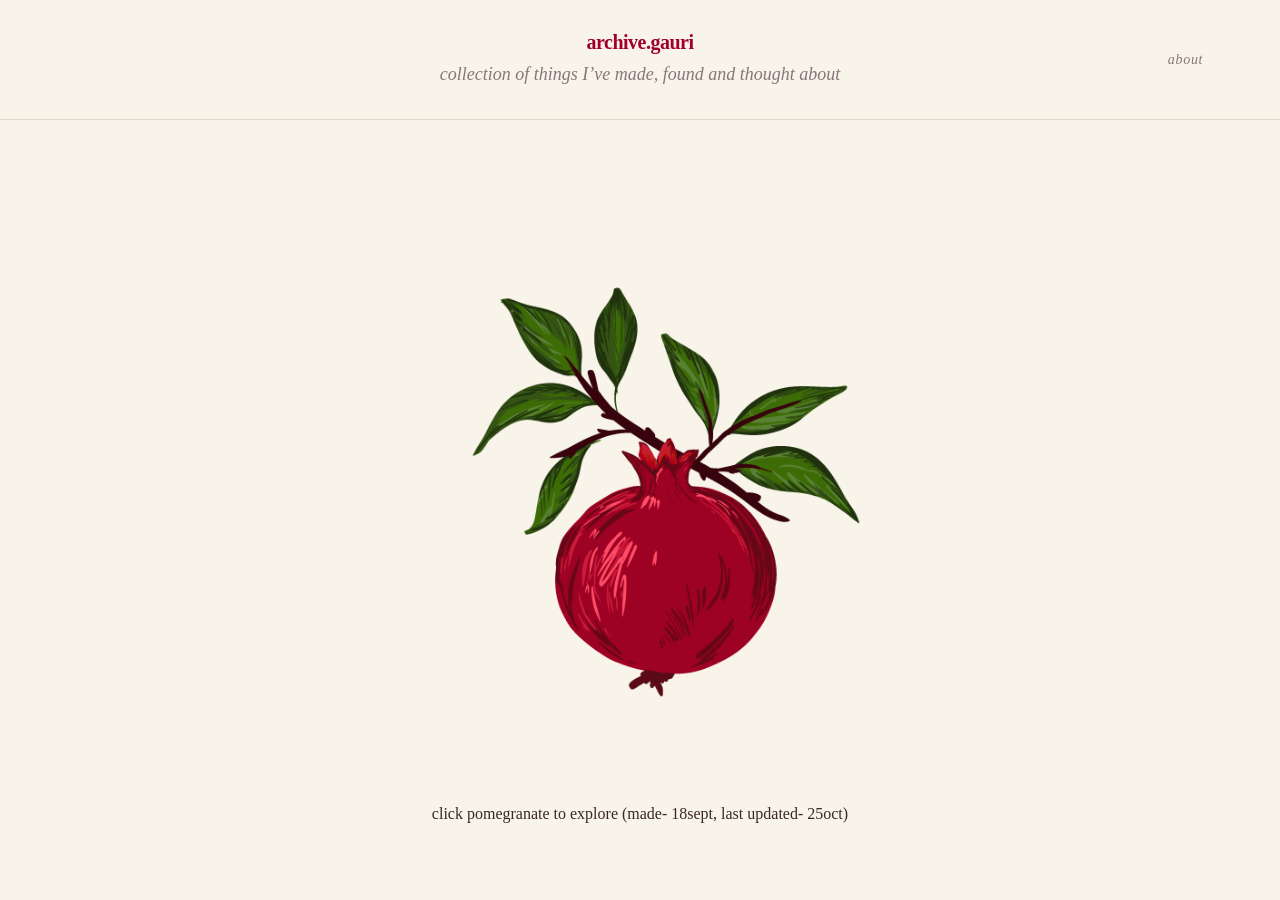
<file: index.html>
<!DOCTYPE html>
<html lang="en">
<head>
  <meta charset="UTF-8">
  <meta name="viewport" content="width=device-width, initial-scale=1.0">
  <title>archive.gauri</title>

  <style>
    :root {
      --cream: #f8f4e9;
      --burgundy: #a0002b;
      --dark-burgundy: #69001d;
      --text: #39272b;
      --muted: #88777a;
      --border: #e1d8cb;
    }

    * {
      box-sizing: border-box;
    }

    html {
      scroll-behavior: smooth;
    }

    body {
      margin: 0;
      background: var(--cream);
      color: var(--text);
      font-family: Georgia, "Times New Roman", serif;
      overflow-x: hidden;
    }

    button {
      font: inherit;
    }

    [hidden] {
      display: none !important;
    }
    header {
  position: relative;
}

.about-link {
  position: absolute;

  right: 6%;
  top: 50%;

  transform: translateY(-50%);

  color: var(--muted);

  font-size: 14px;
  font-style: italic;

  letter-spacing: 0.05em;

  text-decoration: none;

  transition:
    color 200ms ease,
    opacity 200ms ease;
}

.about-link:hover {
  color: var(--burgundy);
}

@media (max-width: 600px) {

  .about-link {
    right: 18px;
    font-size: 12px;
  }

}

    /* HEADER */

    header {
      min-height: 120px;
      padding: 20px 6%;
      display: flex;
      flex-direction: column;
      align-items: center;
      justify-content: center;
      gap: 8px;
      text-align: center;
      border-bottom: 1px solid var(--border);
    }
    
    .brand {
  color: var(--burgundy);
  font-family: Georgia, "Times New Roman", serif;
  font-size: 20px;
  font-weight: 700;
  letter-spacing: -0.025em;
}

    .tagline {
      margin: 0;
      color: var(--muted);
      font-size: 18px;
      font-style: italic;
      line-height: 1.4;
    }

    
/* PAGE COMPOSITION */

.page {
  min-height: calc(100vh - 120px);
  min-height: calc(100svh - 120px);

  display: flex;
  flex-direction: column;
  align-items: center;
  justify-content: center;

  padding: 24px 20px 40px;
}

.screen {
  width: 100%;
  display: flex;
  flex-direction: column;
  align-items: center;
  justify-content: center;
  gap: 4px;
}

.screen[hidden] {
  display: none !important;
}

/* OPENING INSTRUCTION */

.instruction {
  margin: 0;
  color: var(--muted);

  font-size: 18px;
  font-style: italic;
  line-height: 1.6;
  text-align: center;
}
    
/* OPENING POMEGRANATE */

.fruit-button {
  position: relative;
  display: grid;
  place-items: center;

  width: min(76vw, 620px);
  aspect-ratio: 1;

  padding: 0;
  border: 0;
  background: transparent;

  cursor: pointer;
  -webkit-tap-highlight-color: transparent;
}

.fruit-button img {
  display: block;
  width: 100%;
  height: 100%;
  object-fit: contain;

  transform-origin: 50% 55%;
  animation: sway 5s ease-in-out infinite;

  user-select: none;
  -webkit-user-drag: none;
  pointer-events: none;
}

.fruit-button:focus-visible {
  outline: 2px solid var(--burgundy);
  outline-offset: 8px;
  border-radius: 50%;
}
    @media (hover: hover) and (pointer: fine) {
  .fruit-button:hover img {
    animation-play-state: paused;
    transform: scale(1.055) rotate(-2deg);
    filter: drop-shadow(0 12px 18px rgba(105, 0, 29, 0.12));
    transition:
      transform 350ms ease,
      filter 350ms ease;
  }
}

.fruit-button:focus-visible {
  outline: 2px solid var(--burgundy);
  outline-offset: 8px;
  border-radius: 50%;
}

    @keyframes sway {
      0%, 100% {
        transform: rotate(-2deg);
      }

      50% {
        transform: rotate(2deg);
      }
    }

    .instruction {
      margin: 18px 0 0;
      color: var(--muted);
      font-size: 19px;
      font-style: italic;
      text-align: center;
    }

    /* CROSS-SECTION STAGE */

    .cross-stage {
      position: relative;
      width: min(96vw, 1280px);
      height: min(70vh, 700px);
      min-height: 390px;
      display: grid;
      place-items: center;
      isolation: isolate;
    }

    .cross-section {
      position: relative;
      z-index: 1;
      width: min(66%, 530px);
      height: 100%;
      display: grid;
      place-items: center;
      pointer-events: none;
    }

    .cross-section img {
      display: block;
      width: 100%;
      height: 100%;
      object-fit: contain;
      user-select: none;
      -webkit-user-drag: none;
      pointer-events: none;
    }

    /* CLICKABLE SEEDS */

    .seed {
      position: absolute;
      z-index: 3;
      transform: none !important;
      left: var(--seed-x, 0%);
      top: var(--seed-y, 0%);
      right: auto;
      bottom: auto;
      width: clamp(66px, 10vw, 105px);
      height: clamp(66px, 10vw, 105px);

      display: grid;
      place-items: center;

      padding: 0;
      border: 0;
      border-radius: 50%;
      background: transparent;

      cursor: pointer;
      pointer-events: auto;
      touch-action: manipulation;
      -webkit-tap-highlight-color: transparent;
    }

    .seed img {
      display: block;
      width: 100%;
      height: 100%;
      object-fit: contain;
      user-select: none;
      -webkit-user-drag: none;

      /* The BUTTON receives the click, not the image. */
      pointer-events: none;

      transform: rotate(var(--seed-rotation, 0deg));
      transition:
        transform 300ms ease,
        filter 300ms ease;
    }

    .seed:focus-visible {
      outline: 2px solid var(--burgundy);
      outline-offset: 3px;
    }

    .seed:active img {
      transform: scale(.9);
    }

    /* SEED TITLE LABELS */

.seed-tooltip {
  position: absolute;
  left: 50%;
  bottom: calc(100% + 10px);
  z-index: 10;

  width: max-content;
  max-width: min(220px, 65vw);
  padding: 8px 12px;

  border: 1px solid var(--border);
  border-radius: 24px;
  background: var(--cream);
  color: var(--burgundy);

  font-family: Georgia, "Times New Roman", serif;
  font-size: 13px;
  line-height: 1.4;
  text-align: center;

  opacity: 0;
  visibility: hidden;
  pointer-events: none;

  transform: translate(-50%, 5px);
  transition:
    opacity 200ms ease,
    transform 200ms ease,
    visibility 200ms ease;
}

.seed:hover .seed-tooltip,
.seed:focus-visible .seed-tooltip,
.seed[aria-pressed="true"] .seed-tooltip {
  opacity: 1;
  visibility: visible;
  transform: translate(-50%, 0);
}

    @media (hover: hover) and (pointer: fine) {
  .seed:hover img {
    transform: scale(1.1) rotate(3deg);
    filter: drop-shadow(0 5px 8px rgba(160, 0, 43, 0.2));
  }
}

.seed:active img {
  transform: scale(0.92);
}
    

    /* GLOW ON THE SELECTED SEED */

    .seed[aria-pressed="true"] img {
      filter:
        drop-shadow(0 0 5px rgba(160, 0, 45, 0.9))
        drop-shadow(0 0 14px rgba(160, 0, 45, 0.75))
        drop-shadow(0 0 26px rgba(160, 0, 45, 0.4));

      transform: scale(1.12);
    }

    @media (hover: hover) and (pointer: fine) {
      .seed:hover img {
        transform: scale(1.08);
      }
    }

    /* BALANCED SEED PLACEMENT */

    /* Seed positions are randomised each time the archive opens. */
    .seed-1 img { --seed-rotation: -18deg; }
    .seed-2 img { --seed-rotation: 18deg; }
    .seed-3 img { --seed-rotation: -35deg; }
    .seed-4 img { --seed-rotation: 35deg; }
    .seed-5 img { --seed-rotation: 18deg; }
    .seed-6 img { --seed-rotation: -18deg; }

    /* SCREEN TRANSITIONS */

    .screen.entering {
      animation: screen-enter 750ms cubic-bezier(.22, 1, .36, 1) both;
    }

    @keyframes screen-enter {
      from {
        opacity: 0;
        transform: translateY(14px);
      }

      to {
        opacity: 1;
        transform: translateY(0);
      }
    }

    .fruit-button.bursting img {
      animation: fruit-burst 850ms cubic-bezier(.22, 1, .36, 1) both;
    }

    @keyframes fruit-burst {
      0% {
        transform: scale(1) rotate(0deg);
        opacity: 1;
      }

      35% {
        transform: scale(1.12) rotate(-3deg);
        opacity: 1;
      }

      100% {
        transform: scale(.68) rotate(4deg);
        opacity: 0;
      }
    }

    .seed {
      opacity: 0;
    }

    .screen.entering .seed {
      animation: seed-arrive 800ms cubic-bezier(.22, 1, .36, 1) both;
    }

    .screen.entering .seed-1 { animation-delay: 80ms; }
    .screen.entering .seed-2 { animation-delay: 140ms; }
    .screen.entering .seed-3 { animation-delay: 200ms; }
    .screen.entering .seed-4 { animation-delay: 260ms; }
    .screen.entering .seed-5 { animation-delay: 320ms; }
    .screen.entering .seed-6 { animation-delay: 380ms; }
    .screen.entering .seed-7 { animation-delay: 120ms; }
    .screen.entering .seed-8 { animation-delay: 180ms; }
    .screen.entering .seed-9 { animation-delay: 240ms; }
    .screen.entering .seed-10 { animation-delay: 300ms; }
    .screen.entering .seed-11 { animation-delay: 360ms; }
    .screen.entering .seed-12 { animation-delay: 420ms; }

    @keyframes seed-arrive {
      from {
        opacity: 0;
        scale: .35;
      }

      to {
        opacity: 1;
        scale: 1;
      }
    }

    /* BOTTOM SEED INFORMATION PANEL */

    .seed-detail {
      width: min(100%, 760px);
      margin: 30px auto 0;
      padding: 34px 40px;

      background: #fcf8ef;
      border: 1px solid var(--border);
      border-top: 2px solid #d9b6b4;
      border-radius: 3px;

      animation: detail-enter 450ms cubic-bezier(.22, 1, .36, 1) both;
    }

    @keyframes detail-enter {
      from {
        opacity: 0;
        transform: translateY(12px) scale(0.985);
      }

      to {
        opacity: 1;
        transform: translateY(0) scale(1);
      }
    }

    .detail-eyebrow {
      margin: 0 0 18px;
      color: var(--muted);
      font-size: 12px;
      letter-spacing: 3px;
      text-transform: uppercase;
    }

    .detail-title {
      margin: 0 0 20px;
      color: var(--burgundy);
      font-size: clamp(30px, 5vw, 46px);
      font-weight: normal;
      line-height: 1.2;
    }

    .detail-description {
      margin: 0;
      font-size: 18px;
      line-height: 1.8;
      white-space: pre-wrap;
      overflow-wrap: anywhere;
    }

    .detail-actions {
      display: flex;
      flex-wrap: wrap;
      gap: 12px;
      margin-top: 30px;
    }

    /* BUTTONS */

    .archive-button {
  display: inline-flex;
  align-items: center;
  justify-content: center;
  padding: 11px 24px;
  border: 1px solid var(--border);
  border-radius: 40px;
  background: transparent;
  color: var(--muted);
  font-family: Georgia, "Times New Roman", serif;
  font-size: 15px;
  cursor: pointer;
  transition:
    color 200ms ease,
    border-color 200ms ease,
    background 200ms ease,
    transform 200ms ease;
}

.archive-button:hover {
  color: var(--burgundy);
  border-color: var(--burgundy);
  background: rgba(160, 0, 43, 0.035);
}

.archive-button:active {
  transform: scale(0.98);
}

.archive-button:focus-visible {
  outline: 2px solid var(--burgundy);
  outline-offset: 4px;
}

    .close-button {
      margin-top: 26px;
    }

.credentials-seed-link {
  position: absolute;
  top: clamp(16px, 2.5vh, 28px);
  right: clamp(18px, 3vw, 42px);
  z-index: 20;
  display: inline-flex;
  align-items: center;
  justify-content: center;
  margin: 0;
  padding: 8px 16px;
  border: 1px solid var(--burgundy);
  border-radius: 30px;
  color: var(--burgundy);
  background: rgba(248, 244, 233, .92);
  font-size: 13px;
  letter-spacing: .04em;
  text-decoration: none;
  transition: background 200ms ease, color 200ms ease, transform 200ms ease;
}
.credentials-seed-link:hover {
  background: var(--burgundy);
  color: var(--cream);
  transform: translateY(-1px);
}

    /* MOBILE */

    @media (max-width: 600px) {
      header {
        min-height: 90px;
        height: auto;
        padding: 16px 55px;
      }

      .brand {
        font-size: 18px;
      }

      .page {
        min-height: calc(100vh - 64px);
        min-height: calc(100svh - 64px);
        padding: 24px 14px;
      }

      .fruit-button {
        width: min(88vw, 460px);
      }

      .instruction {
        font-size: 16px;
        margin-top: 12px;
      }

      .opening-hint {
        margin: 12px 0 0;
        color: var(--muted);
        font-size: 12px;
        letter-spacing: 1px;
        opacity: 0.75;
      }

      .cross-stage {
        width: 100%;
        height: min(105vw, 500px);
        min-height: 320px;
      }

      .cross-section {
        width: 76%;
      }

      .seed {
        width: clamp(48px, 15vw, 75px);
        height: clamp(48px, 15vw, 75px);
      }

      .seed {
        width: clamp(44px, 12vw, 66px);
        height: clamp(44px, 12vw, 66px);
      }

      .seed-tooltip {
        max-width: min(170px, 58vw);
        padding: 7px 10px;
        font-size: 12px;
      }

      .seed-detail {
        margin-top: 22px;
        padding: 26px 22px;
      }

      .detail-description {
        font-size: 16px;
      }

      .detail-actions {
        flex-direction: column;
      }

      .archive-button {
        width: 100%;
      }
    }

    @media (prefers-reduced-motion: reduce) {
      *,
      *::before,
      *::after {
        animation-duration: 0.01ms !important;
        animation-iteration-count: 1 !important;
        transition-duration: 0.01ms !important;
        scroll-behavior: auto !important;
      }
    }
    @media (prefers-reduced-motion: reduce) {
  .fruit-button img,
  .seed img,
  .seed-tooltip {
    animation: none !important;
    transition: none !important;
  }
}

    /* Custom cursor trail */
.cursor-trail {
  position: fixed;
  top: 0;
  left: 0;
  width: 12px;
  height: 12px;
  border-radius: 50%;
  background: #9f1239;
  pointer-events: none;
  z-index: 9999;
  opacity: 0;
  transform: translate(-50%, -50%);
  transition: opacity 180ms ease;
}

.cursor-trail.visible {
  opacity: 1;
}

.cursor-particle {
  position: fixed;
  width: 8px;
  height: 11px;
  border-radius: 50%;
  background: #9f1239;
  pointer-events: none;
  z-index: 9998;
  opacity: 0.9;
  transform: translate(-50%, -50%) rotate(25deg);
  animation: seed-fade 850ms ease-out forwards;
}

@keyframes seed-fade {
  to {
    opacity: 0;
    transform: translate(-50%, -50%) rotate(25deg) scale(0.2);
  }
}

/* Keep the effect off touchscreens and for reduced-motion preferences */

@media (prefers-reduced-motion: reduce) {
  .cursor-trail,
  .cursor-particle {
    display: none !important;
  }
}

    /* RESPONSIVE ARCHIVE LAYOUT */

@media (max-width: 600px) {
  .page {
    width: 100%;
  }

  .screen {
    width: 100%;
    padding-left: 16px;
    padding-right: 16px;
  }

  .fruit-button {
    width: min(76vw, 420px);
    max-width: 100%;
  }

  .opening-hint {
    max-width: 90%;
    margin-left: auto;
    margin-right: auto;
    font-size: 13px;
    line-height: 1.7;
  }

  .archive-button {
    max-width: 100%;
    white-space: normal;
  }

  .detail-actions {
    justify-content: center;
  }
}

@media (max-height: 500px) and (orientation: landscape) {
  header {
    min-height: 76px;
    padding-top: 10px;
    padding-bottom: 10px;
  }

  .screen {
    min-height: auto;
    padding-top: 20px;
    padding-bottom: 30px;
  }

  .fruit-button {
    width: min(42vh, 320px);
  }

  .cross-stage {
    width: min(90vw, 580px);
    min-height: 300px;
  }
}
  </style>
  <link rel="stylesheet" href="./resource-cards.css">
  <script defer src="./resource-cards.js"></script>
</head>

<body>

  <header>

  <div class="brand">
    archive.gauri
  </div>

  <p class="tagline">
    collection of things I’ve made, found and thought about
  </p>

  <a
    href="./about.html"
    class="about-link"
  >
    about
  </a>

</header>

  <main class="page">

    <!-- SCREEN 1: WHOLE POMEGRANATE -->

    <section class="screen" id="opening-screen">

  <button
    class="fruit-button"
    id="open-fruit"
    aria-label="Open the pomegranate"
  >
    <img
      src="./images/pomegranate-whole.png"
      alt="A whole pomegranate"
      draggable="false"
    >
  </button>


  <p class="opening-hint">
    click pomegranate to explore
    (made- 18sept, last updated- 25oct)
  </p>

</section>

    

    <!-- SCREEN 2: CROSS-SECTION -->

    <section class="screen" id="archive-screen" hidden style="position: relative;">

      <a href="./gauri-creds/" class="credentials-seed-link">Credentials ↗</a>

      <div class="cross-stage">

        <div class="cross-section">
          <img
            src="./images/pomegranate-cross-section.png"
            alt="Pomegranate cross-section"
            draggable="false"
          >
        </div>

        <!-- Each seed is now a real, accessible button. -->

        <button
  class="seed seed-1"
  data-seed="1"
  aria-label="The Web of Things"
>
  <img src="./images/seed1.png" alt="" draggable="false">
  <span class="seed-tooltip">The Web of Things</span>
</button>

        <button
          class="seed seed-2"
          data-seed="2"
          aria-label="In the meantime"
        >
          <img src="./images/seed2.png" alt="" draggable="false">
          <span class="seed-tooltip">In the meantime</span>
        </button>

        <button
          class="seed seed-3"
          data-seed="3"
          aria-label="The Body, Inc."
        >
          <img src="./images/seed3.png" alt="" draggable="false">
          <span class="seed-tooltip">The Body, Inc.</span>
        </button>

        <button
          class="seed seed-4"
          data-seed="4"
          aria-label="The Long Game"
        >
          <img src="./images/seed4.png" alt="" draggable="false">
          <span class="seed-tooltip">The Long Game</span>
        </button>

        <button
          class="seed seed-5"
          data-seed="5"
          aria-label="A World in Pigment"
        >
          <img src="./images/seed4.png" alt="" draggable="false">
          <span class="seed-tooltip">A World in Pigment</span>
        </button>

        <button class="seed seed-6" data-seed="6" aria-label="The Architecture of Appetite">
          <img src="./images/seed6.png" alt="" draggable="false">
          <span class="seed-tooltip">The Architecture of Appetite</span>
        </button>

      </div>

      <p class="instruction" id="seed-instruction">
        Choose a seed to explore.
      </p>

      <!-- BOTTOM INFORMATION PANEL -->

      <section
        class="seed-detail"
        id="seed-detail"
        aria-live="polite"
        aria-atomic="true"
        hidden
      >
        <p class="detail-eyebrow" id="detail-eyebrow">
          FROM THE ARCHIVE
        </p>

        <h2 class="detail-title" id="detail-title">
          Seed 1
        </h2>

        <p class="detail-description" id="detail-description"></p>

        <div class="detail-actions">

          <button
            class="archive-button"
            id="back-to-seeds"
          >
            ← Back to the seeds
          </button>

          <button
            class="archive-button"
            id="close-detail"
          >
            Close entry
          </button>

          <button
            class="archive-button"
            id="open-entry"
          >
  
            Open entry →
          </button>

        </div>
      </section>

      <button class="archive-button close-button" id="close-archive">
        Close archive
      </button>


    </section>

  </main>

  <script>
    const openingScreen = document.getElementById("opening-screen");
    const archiveScreen = document.getElementById("archive-screen");

    const openButton = document.getElementById("open-fruit");
    const closeButton = document.getElementById("close-archive");

    const seedInstruction = document.getElementById("seed-instruction");
    const seedDetail = document.getElementById("seed-detail");

    const detailEyebrow = document.getElementById("detail-eyebrow");
    const detailTitle = document.getElementById("detail-title");
    const detailDescription = document.getElementById("detail-description");

    const backButton = document.getElementById("back-to-seeds");
    const closeDetailButton = document.getElementById("close-detail");


    const stage = document.querySelector(".cross-stage");
    const extraSeedTitles = ["seed07", "seed08", "seed09", "seed10", "seed11", "seed12"];

    extraSeedTitles.forEach((title, index) => {
      const number = index + 7;
      const button = document.createElement("button");
      button.className = "seed seed-" + number;
      button.dataset.seed = String(number);
      button.setAttribute("aria-label", title);
      const image = document.createElement("img");
      image.src = "./images/seed" + (((number - 1) % 6) + 1) + ".png";
      image.alt = "";
      image.draggable = false;
      const tooltip = document.createElement("span");
      tooltip.className = "seed-tooltip";
      tooltip.textContent = title;
      button.append(image, tooltip);
      stage.appendChild(button);
    });

    const seedButtons = document.querySelectorAll(".seed");

    function randomiseSeedPositions() {
      // Spread seeds across the whole stage, keeping a clear area around
      // the pomegranate in the centre. Shuffle the slots on every opening.
      // A loose, balanced orbit: seeds are grouped into four gentle arcs,
      // with a few higher/lower accents for an organised-chaos feel.
      // Shuffle within each arc rather than across the entire stage so the
      // overall composition stays intentional and the fruit remains the focus.
      const clusters = [
        [[13, 12], [29, 7], [45, 13]],
        [[73, 10], [88, 18], [83, 34]],
        [[10, 43], [8, 64], [24, 79]],
        [[43, 84], [67, 82], [91, 67]]
      ];
      const positions = clusters.flatMap(cluster => {
        for (let i = cluster.length - 1; i > 0; i--) {
          const j = Math.floor(Math.random() * (i + 1));
          [cluster[i], cluster[j]] = [cluster[j], cluster[i]];
        }
        return cluster;
      });
      seedButtons.forEach((button, index) => {
        const [x, y] = positions[index];
        const jitterX = Math.random() * 3 - 1.5;
        const jitterY = Math.random() * 3 - 1.5;
        button.style.setProperty("--seed-x", Math.max(2, Math.min(93, x + jitterX)) + "%");
        button.style.setProperty("--seed-y", Math.max(3, Math.min(87, y + jitterY)) + "%");
        button.style.setProperty("--seed-rotation", Math.round(Math.random() * 40 - 20) + "deg");
      });
    }

    let isTransitioning = false;
    let selectedSeed = null;
    let transitionTimer = null;

    /*
      Add your actual archive entries here.

      The filenames above are already correct.
      Only change the text inside these descriptions.
    */

    const seedEntries = {
      1: {
        title: "The Web of Things",
        description: "Invisible threads between art, war, food, history, culture, and economies that quietly shape them all."
      },

      2: {
  title: "In the meantime",
  description: "Notes on range, ambition, the versions of ourselves we outgrow, and learning to begin before we feel ready."
},

      3: {
  title: "The Body, Inc.",
  description: "Medicine, AI, longevity, wearables, and our increasingly complicated relationship with the bodies we live in."
},

      
      4: {
  title: "The Long Game",
  description: "On the private worlds athletes build: rituals, endurance, tennis, the limits of the body, and learning to play the long game."
},


      5: {
        title: "A World in Pigment",
        description: "A visual field guide to art history, pigments, colour and the stories they carry."
      },

      6: {
        title: "The Architecture of Appetite",
        description: "From midnight cravings to engineered chocolate: neuroscience, sensory science, food culture, cocoa and the future of what we eat."
      },
      7: { title: "seed07", description: "This seed is waiting for its content." },
      8: { title: "seed08", description: "This seed is waiting for its content." },
      9: { title: "seed09", description: "This seed is waiting for its content." },
      10: { title: "seed10", description: "This seed is waiting for its content." },
      11: { title: "seed11", description: "This seed is waiting for its content." },
      12: { title: "seed12", description: "This seed is waiting for its content." }
    };

    /* OPEN THE POMEGRANATE */

    
function openArchive() {
  if (isTransitioning) return;

  isTransitioning = true;

  openButton.classList.add("bursting");
  randomiseSeedPositions();

  transitionTimer = window.setTimeout(() => {
    openingScreen.hidden = true;
    archiveScreen.hidden = false;

    archiveScreen.classList.remove("entering");

    void archiveScreen.offsetWidth;

    archiveScreen.classList.add("entering");

    isTransitioning = false;
    transitionTimer = null;
  }, 850);
}

    /* SHOW THE SELECTED SEED */

    function openSeed(seedNumber) {
      const entry = seedEntries[seedNumber];

      if (!entry) return;

      selectedSeed = seedNumber;

      detailEyebrow.textContent = "FROM THE ARCHIVE";
      detailTitle.textContent = entry.title;
      detailDescription.textContent = entry.description;

      seedDetail.hidden = false;
      seedInstruction.hidden = true;

      seedDetail.classList.remove("entering");

      // Restart the detail animation.
      void seedDetail.offsetWidth;

      seedDetail.classList.add("entering");

      // Highlight the currently selected seed.
      seedButtons.forEach(button => {
        const isSelected =
          Number(button.dataset.seed) === seedNumber;

        button.setAttribute("aria-pressed", String(isSelected));
      });

      // Scroll to the opened entry.
  
      seedDetail.scrollIntoView({
        behavior: "smooth",
        block: "start"
      });
      
    }

    /* CLOSE THE DETAIL PANEL */

    function closeDetail() {
      seedDetail.hidden = true;
      seedInstruction.hidden = false;

      selectedSeed = null;

      seedButtons.forEach(button => {
        button.setAttribute("aria-pressed", "false");
      });
    }
    
    document.getElementById("open-entry").addEventListener("click", () => {
  const routes = {
    1: "./seed01/index.html",
    2: "./seed02/index.html",
    3: "./seed03/index.html",
    4: "./seed04/index.html",
    5: "./seed05/index.html",
    6: "./seed06/index.html"
  };
  const destination = routes[selectedSeed];
  if (destination) window.location.href = destination;
});

    /* RETURN TO THE OPENING SCREEN */

    function closeArchive() {
      if (isTransitioning) return;

      if (transitionTimer !== null) {
        window.clearTimeout(transitionTimer);
        transitionTimer = null;
      }

      closeDetail();

      archiveScreen.hidden = true;
      openingScreen.hidden = false;

      openButton.classList.remove("bursting");

      archiveScreen.classList.remove("entering");
    }

    /* CLICK EVENTS */

    openButton.addEventListener("click", openArchive);

    closeButton.addEventListener("click", closeArchive);

    backButton.addEventListener("click", closeDetail);

    closeDetailButton.addEventListener("click", closeDetail);

    seedButtons.forEach(button => {
      button.addEventListener("click", () => {
        const seedNumber = Number(button.dataset.seed);
        openSeed(seedNumber);
      });
    });

    /* KEYBOARD SUPPORT */

    document.addEventListener("keydown", event => {
      if (event.key === "Escape") {
        if (!seedDetail.hidden) {
          closeDetail();
        } else if (!archiveScreen.hidden) {
          closeArchive();
        }
      }
    });

    // Subtle pomegranate-seed cursor trail
if (!window.matchMedia("(prefers-reduced-motion: reduce)").matches) {
  const trail = document.createElement("div");
  trail.className = "cursor-trail";
  document.body.appendChild(trail);

  let lastParticleTime = 0;

  window.addEventListener("pointermove", (event) => {
  if (event.pointerType !== "mouse") return;
    trail.style.left = `${event.clientX}px`;
    trail.style.top = `${event.clientY}px`;
    trail.classList.add("visible");

    const now = performance.now();

    // Leave a small particle occasionally, not on every mouse movement
    if (now - lastParticleTime > 35) {
      lastParticleTime = now;

      const particle = document.createElement("div");
      particle.className = "cursor-particle";
      particle.style.left = `${event.clientX}px`;
      particle.style.top = `${event.clientY}px`;

      document.body.appendChild(particle);
      particle.addEventListener("animationend", () => particle.remove(), {
        once: true
      });
    }
  });

  window.addEventListener("mouseleave", () => {
    trail.classList.remove("visible");
  });

  window.addEventListener("mouseenter", () => {
    trail.classList.add("visible");
  });
}
  </script>

</body>
<!-- Trigger GitHub Pages redeployment: 2026-10-17 -->
</html>
</file>
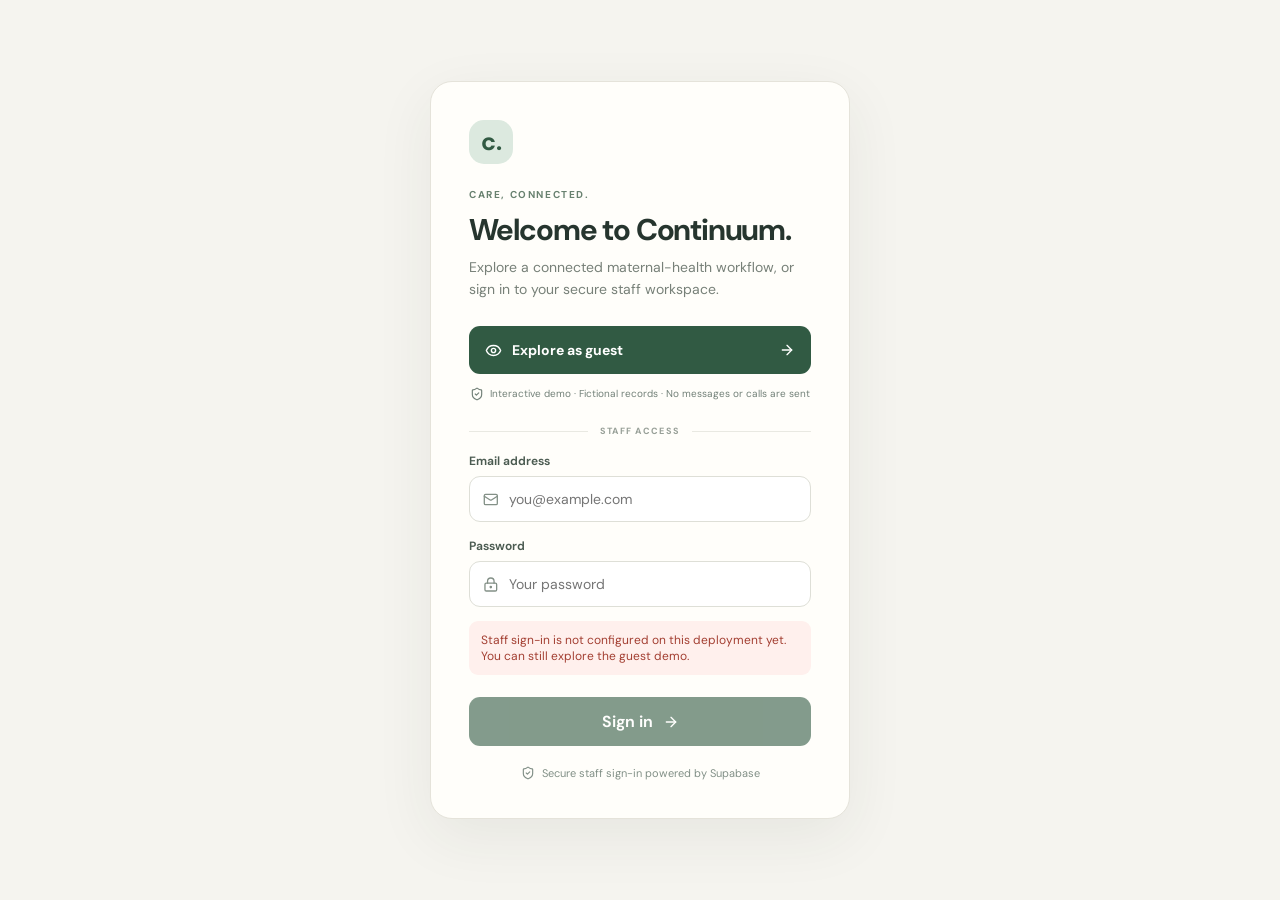
<file: continuum/index.html>
<!doctype html>
<html lang="en">
<head>
<meta charset="UTF-8" />
<meta name="viewport" content="width=device-width, initial-scale=1.0" />
<meta name="theme-color" content="#f7f5f0" />
<meta name="apple-mobile-web-app-capable" content="yes" />
<meta name="apple-mobile-web-app-title" content="Continuum" />
<link rel="manifest" href="./manifest.webmanifest" />
<link rel="apple-touch-icon" href="./continuum-icon.svg" />
<meta name="description" content="Continuum — thoughtful coordination for every chapter of care." />
<link rel="preconnect" href="https://fonts.googleapis.com">
<link rel="preconnect" href="https://fonts.gstatic.com" crossorigin>
<link href="https://fonts.googleapis.com/css2?family=DM+Sans:wght@400;500;600;700&family=Manrope:wght@400;500;600;700;800&display=swap" rel="stylesheet">
<title>Continuum — Care, connected.</title>
  <script type="module" crossorigin src="./assets/index-BzCVWmEX.js"></script>
  <link rel="stylesheet" crossorigin href="./assets/index-Bwj3BI8Q.css">
</head>
<body><div id="root"></div></body>
</html>
</file>
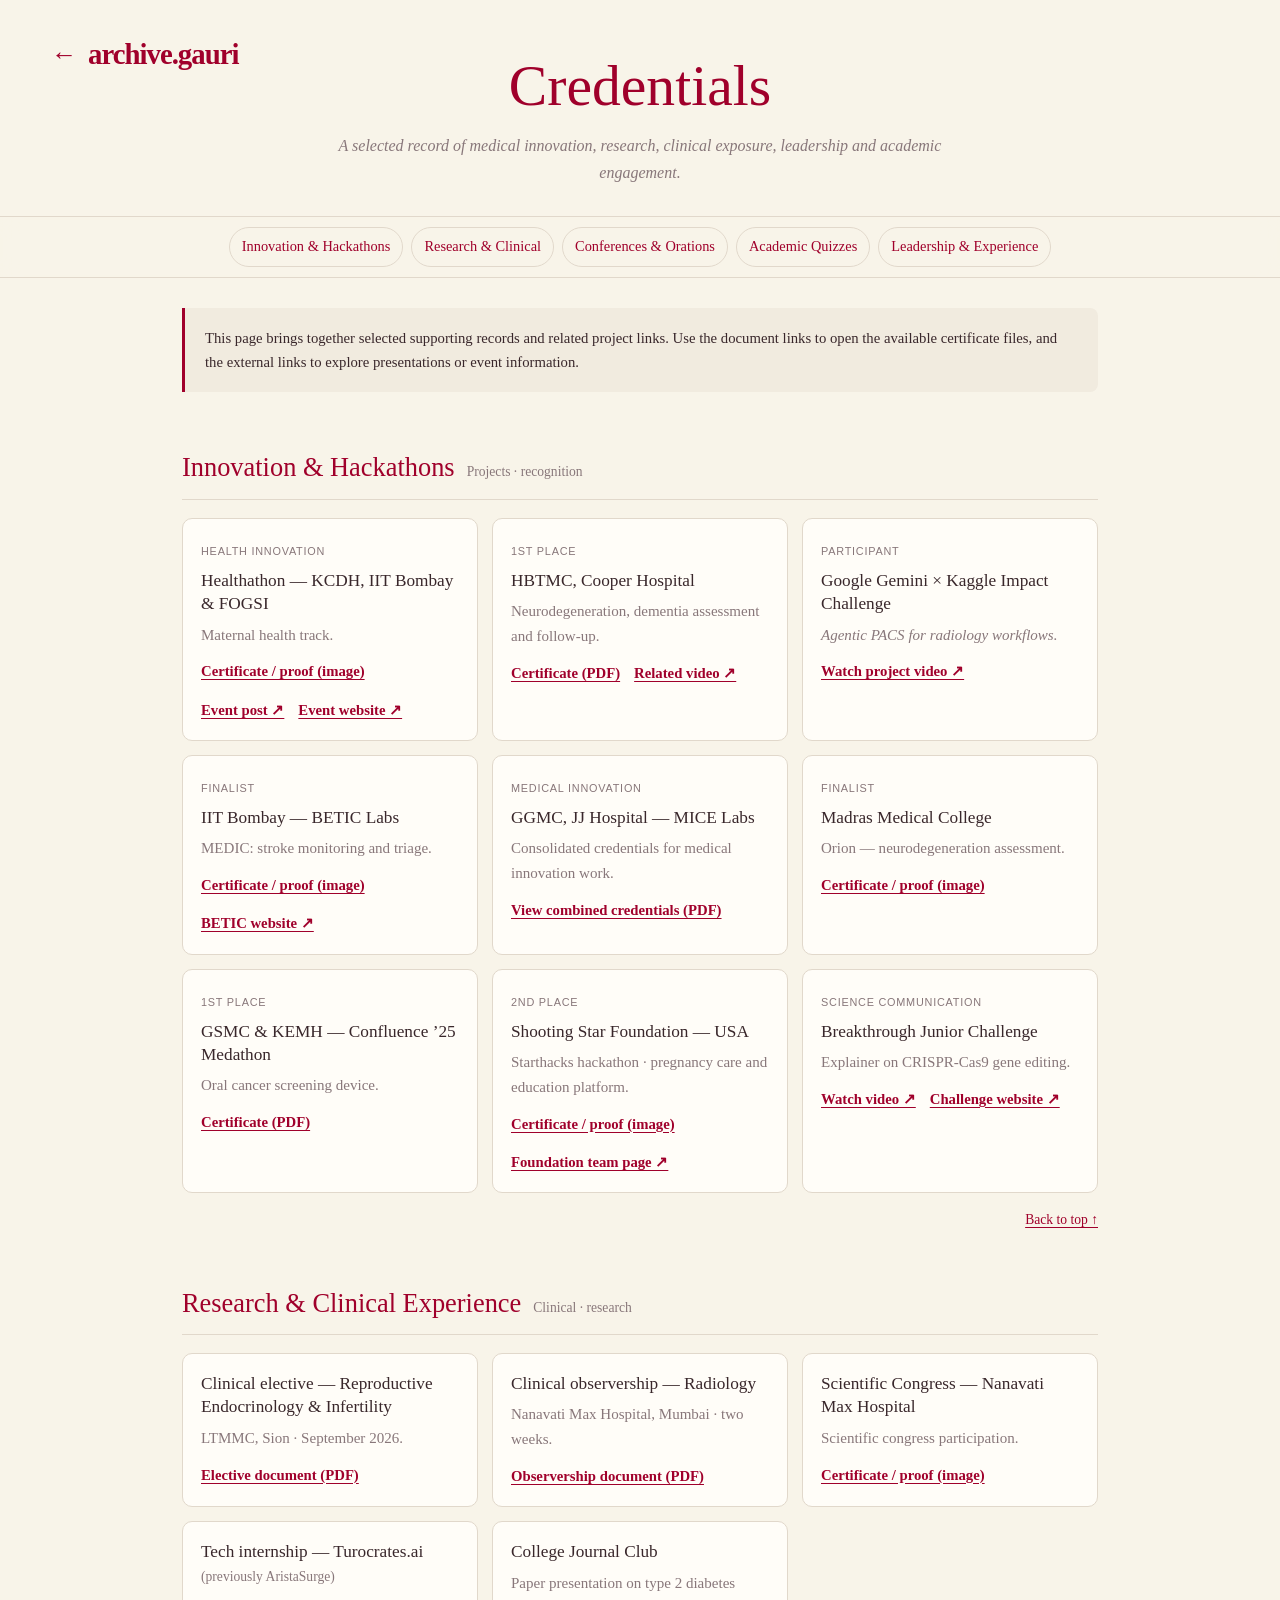
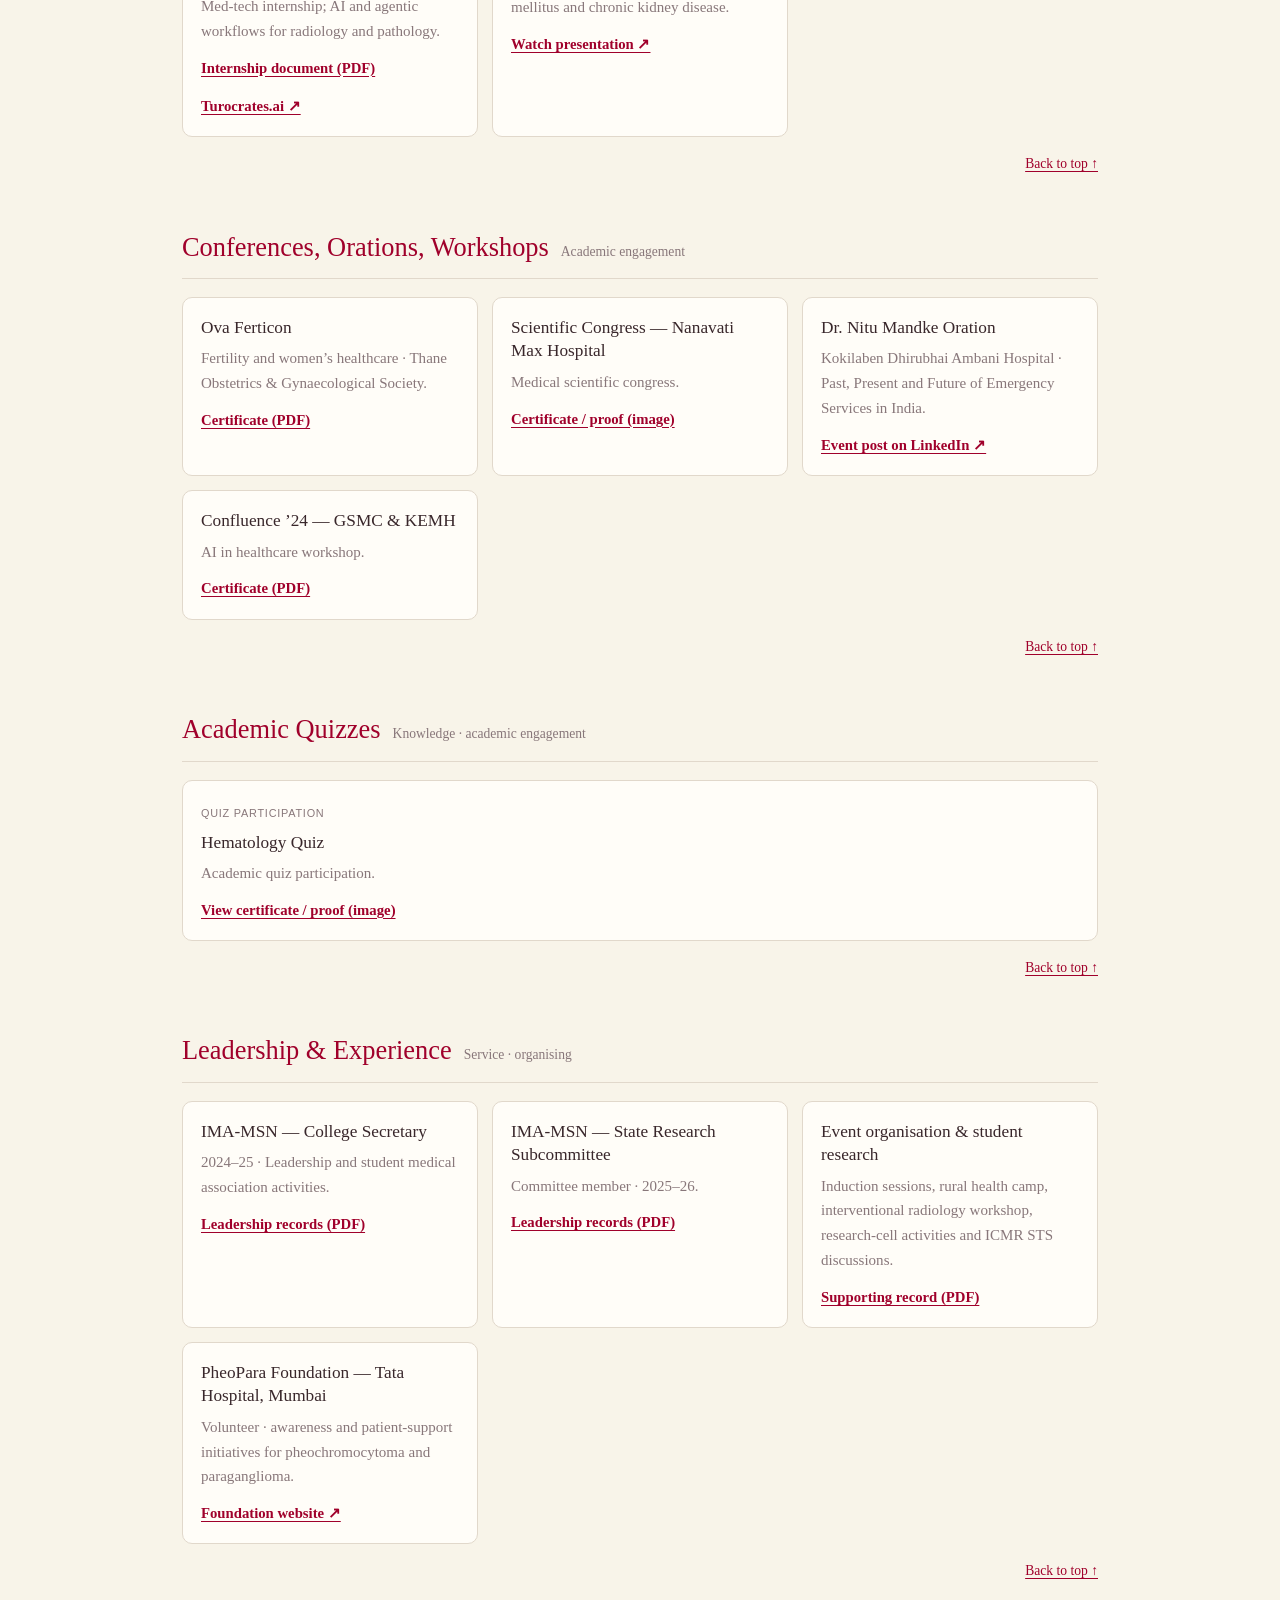
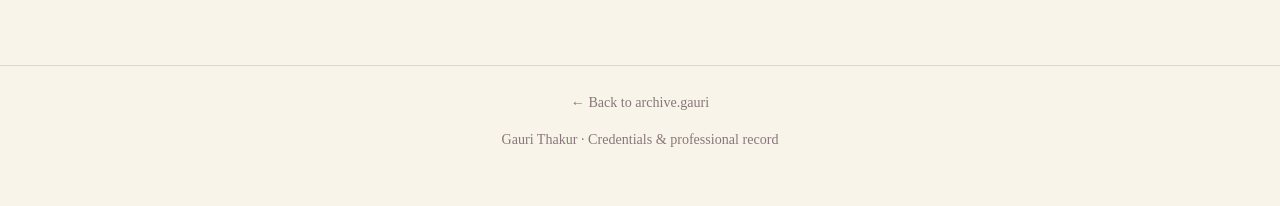
<file: gauri-creds/index.html>
<!DOCTYPE html>
<html lang="en">
<head>
<meta charset="utf-8">
<meta name="viewport" content="width=device-width, initial-scale=1">
<meta name="theme-color" content="#f8f4e9">
<title>Credentials — Gauri Thakur</title>
<style>
:root{--cream:#f8f4e9;--burgundy:#a0002b;--deep:#69001d;--ink:#39272b;--muted:#88777a;--line:#e1d8cb;--paper:#fffdf8}
*{box-sizing:border-box}
html{scroll-behavior:smooth;scroll-padding-top:90px}
body{margin:0;background:var(--cream);color:var(--ink);font-family:Georgia,"Times New Roman",serif;line-height:1.65}
a{color:var(--burgundy);text-underline-offset:3px}
a:hover{color:var(--deep)}
header{position:relative;padding:54px 22px 30px;text-align:center;border-bottom:1px solid var(--line)}
.home-wordmark{position:absolute;left:clamp(24px,4vw,64px);top:clamp(22px,3vw,38px);display:inline-flex;align-items:center;gap:12px;color:var(--burgundy);font-size:clamp(1.35rem,2.5vw,1.8rem);font-weight:bold;letter-spacing:-.035em;text-decoration:none;line-height:1.15}.home-arrow{font-size:.9em;font-weight:normal;transition:transform 180ms ease}.home-wordmark:hover .home-arrow{transform:translateX(-4px)}
.home-wordmark:hover{color:var(--deep)}
.eyebrow{margin:0 0 10px;text-transform:uppercase;letter-spacing:.16em;font-size:.72rem;color:var(--muted)}
h1{margin:0;color:var(--burgundy);font-weight:normal;font-size:clamp(2.2rem,6vw,3.6rem);line-height:1.1}
.intro{max-width:640px;margin:16px auto 0;color:var(--muted);font-style:italic}
nav{position:sticky;top:0;z-index:10;background:rgba(248,244,233,.96);backdrop-filter:blur(10px);border-bottom:1px solid var(--line);padding:10px 16px;display:flex;justify-content:center;flex-wrap:wrap;gap:8px}
nav a{padding:7px 12px;border:1px solid var(--line);border-radius:24px;text-decoration:none;font-size:.9rem;white-space:nowrap}
nav a:hover,nav a:focus-visible{background:var(--burgundy);border-color:var(--burgundy);color:white}
main{max-width:960px;margin:0 auto;padding:8px 22px 64px}
section{padding:32px 0 18px;scroll-margin-top:80px}
.section-head{display:flex;align-items:baseline;gap:12px;border-bottom:1px solid var(--line);padding-bottom:9px;margin-bottom:18px}
h2{font-weight:normal;color:var(--burgundy);font-size:1.65rem;margin:0}
.count{color:var(--muted);font-size:.85rem}
.grid{display:grid;grid-template-columns:repeat(auto-fit,minmax(min(100%,270px),1fr));gap:14px}
.card{background:var(--paper);border:1px solid var(--line);border-radius:10px;padding:18px;min-width:0}
.card h3{font-size:1.08rem;line-height:1.35;margin:0 0 7px;font-weight:normal}
.card p{font-size:.94rem;margin:0 0 12px;color:var(--muted)}
.links{display:flex;gap:14px;flex-wrap:wrap;font-size:.92rem}
.links a{font-weight:bold}
.tag{display:inline-block;font-family:Arial,sans-serif;font-size:.68rem;letter-spacing:.07em;text-transform:uppercase;color:var(--muted);margin-bottom:8px}
.callout{padding:18px 20px;background:#f1ebdf;border-left:3px solid var(--burgundy);margin:22px 0;border-radius:0 8px 8px 0;font-size:.92rem}
footer{text-align:center;border-top:1px solid var(--line);padding:25px 20px 40px;color:var(--muted);font-size:.88rem}
.top{display:block;text-align:right;margin-top:16px;font-size:.85rem}
@media(max-width:520px){header{padding-top:76px}.home-wordmark{left:18px;top:18px;font-size:1.25rem;gap:9px}nav{gap:6px}nav a{font-size:.82rem;padding:6px 9px}main{padding-left:16px;padding-right:16px}.card{padding:15px}}
@media(prefers-reduced-motion:reduce){html{scroll-behavior:auto}*{animation:none!important;transition:none!important}}
</style>
</head>
<body>
<header id="top">
<a class="home-wordmark" href="https://archivegauri.in/" aria-label="Back to archive.gauri home"><span class="home-arrow" aria-hidden="true">←</span><span>archive.gauri</span></a>
<h1>Credentials</h1>
<p class="intro">A selected record of medical innovation, research, clinical exposure, leadership and academic engagement.</p>
</header>
<nav aria-label="Jump to credential section">
<a href="#innovation">Innovation & Hackathons</a>
<a href="#research">Research & Clinical</a>
<a href="#conferences">Conferences & Orations</a>
<a href="#quizzes">Academic Quizzes</a>
<a href="#leadership">Leadership & Experience</a>
</nav>
<main>
<div class="callout">This page brings together selected supporting records and related project links. Use the document links to open the available certificate files, and the external links to explore presentations or event information.</div>
<section id="innovation">
<div class="section-head"><h2>Innovation & Hackathons</h2><span class="count">Projects · recognition</span></div>
<div class="grid">
<article class="card" id="healthathon"><span class="tag">Health innovation</span><h3>Healthathon — KCDH, IIT Bombay & FOGSI</h3><p>Maternal health track.</p><div class="links"><a href="Healthathon%2C%20KCDH%20IITB%2C%20FOGSI.jpeg" target="_blank" rel="noopener">Certificate / proof (image)</a><a href="https://www.instagram.com/p/DeR45akk9c7/" target="_blank" rel="noopener">Event post ↗</a><a href="https://healthathon.reskilll.com" target="_blank" rel="noopener">Event website ↗</a></div></article>
<article class="card" id="hbtmc-cooper"><span class="tag">1st place</span><h3>HBTMC, Cooper Hospital</h3><p>Neurodegeneration, dementia assessment and follow-up.</p><div class="links"><a href="HBTMC%2C%20Cooper%20Hospital.pdf" target="_blank" rel="noopener">Certificate (PDF)</a><a href="https://youtu.be/kpXcsvS3Q_8" target="_blank" rel="noopener">Related video ↗</a></div></article>
<article class="card" id="gemini-kaggle"><span class="tag">Participant</span><h3>Google Gemini × Kaggle Impact Challenge</h3><p><em>Agentic PACS for radiology workflows.</em></p><div class="links"><a href="https://youtu.be/xLvC3VD9JtM" target="_blank" rel="noopener">Watch project video ↗</a></div></article>
<article class="card" id="betic-iitb"><span class="tag">Finalist</span><h3>IIT Bombay — BETIC Labs</h3><p>MEDIC: stroke monitoring and triage.</p><div class="links"><a href="Finalist-%20IIT%20Bombay%20(BETIC%20labs).jpeg" target="_blank" rel="noopener">Certificate / proof (image)</a><a href="https://www.betic.org" target="_blank" rel="noopener">BETIC website ↗</a></div></article>
<article class="card" id="mice-labs"><span class="tag">Medical innovation</span><h3>GGMC, JJ Hospital — MICE Labs</h3><p>Consolidated credentials for medical innovation work.</p><div class="links"><a href="GGMC,%20JJ%20hospital%20(MICE%20labs).pdf" target="_blank" rel="noopener">View combined credentials (PDF)</a></div></article>
<article class="card" id="madras-medical-college"><span class="tag">Finalist</span><h3>Madras Medical College</h3><p>Orion — neurodegeneration assessment.</p><div class="links"><a href="Madras%20medical%20college.jpeg" target="_blank" rel="noopener">Certificate / proof (image)</a></div></article>
<article class="card" id="confluence25"><span class="tag">1st place</span><h3>GSMC & KEMH — Confluence ’25 Medathon</h3><p>Oral cancer screening device.</p><div class="links"><a href="GSMC%20%26%20KEMH%20-%20confluence%E2%80%9925%20.pdf" target="_blank" rel="noopener">Certificate (PDF)</a></div></article>
<article class="card" id="shooting-star"><span class="tag">2nd place</span><h3>Shooting Star Foundation — USA</h3><p>Starthacks hackathon · pregnancy care and education platform.</p><div class="links"><a href="Shooting%20star%20foundation,%20USA.jpeg" target="_blank" rel="noopener">Certificate / proof (image)</a><a href="https://shooting-stars-foundation.org/ssf-team/" target="_blank" rel="noopener">Foundation team page ↗</a></div></article>
<article class="card" id="breakthrough-junior-challenge"><span class="tag">Science communication</span><h3>Breakthrough Junior Challenge</h3><p>Explainer on CRISPR-Cas9 gene editing.</p><div class="links"><a href="https://youtu.be/uFI-zDpe_C0" target="_blank" rel="noopener">Watch video ↗</a><a href="https://breakthroughjuniorchallenge.org" target="_blank" rel="noopener">Challenge website ↗</a></div></article>
</div><a class="top" href="#top">Back to top ↑</a>
</section>
<section id="research">
<div class="section-head"><h2>Research & Clinical Experience</h2><span class="count">Clinical · research</span></div>
<div class="grid">
<article class="card" id="clinical-elective"><h3>Clinical elective — Reproductive Endocrinology & Infertility</h3><p>LTMMC, Sion · September 2026.</p><div class="links"><a href="Clinical%20Elective.pdf" target="_blank" rel="noopener">Elective document (PDF)</a></div></article>
<article class="card" id="clinical-observership"><h3>Clinical observership — Radiology</h3><p>Nanavati Max Hospital, Mumbai · two weeks.</p><div class="links"><a href="Clinical%20Observership.pdf" target="_blank" rel="noopener">Observership document (PDF)</a></div></article>
<article class="card"><h3>Scientific Congress — Nanavati Max Hospital</h3><p>Scientific congress participation.</p><div class="links"><a href="Scientific%20Congress%20Nanavati%20Max%20hospital.jpeg" target="_blank" rel="noopener">Certificate / proof (image)</a></div></article>
<article class="card" id="turocrates-internship"><h3>Tech internship — Turocrates.ai <span class="count">(previously AristaSurge)</span></h3><p>Med-tech internship; AI and agentic workflows for radiology and pathology.</p><div class="links"><a href="Tech-internship.pdf" target="_blank" rel="noopener">Internship document (PDF)</a><a href="https://turocrates.ai" target="_blank" rel="noopener">Turocrates.ai ↗</a></div></article>
<article class="card" id="journal-club"><h3>College Journal Club</h3><p>Paper presentation on type 2 diabetes mellitus and chronic kidney disease.</p><div class="links"><a href="https://youtu.be/OXPWuCbcu3Y" target="_blank" rel="noopener">Watch presentation ↗</a></div></article>
</div><a class="top" href="#top">Back to top ↑</a>
</section>
<section id="conferences">
<div class="section-head"><h2>Conferences, Orations, Workshops</h2><span class="count">Academic engagement</span></div>
<div class="grid">
<article class="card" id="ova-ferticon"><h3>Ova Ferticon</h3><p>Fertility and women’s healthcare · Thane Obstetrics & Gynaecological Society.</p><div class="links"><a href="Ova%20ferticon.pdf" target="_blank" rel="noopener">Certificate (PDF)</a></div></article>
<article class="card"><h3>Scientific Congress — Nanavati Max Hospital</h3><p>Medical scientific congress.</p><div class="links"><a href="Scientific%20Congress%20Nanavati%20Max%20hospital.jpeg" target="_blank" rel="noopener">Certificate / proof (image)</a></div></article>
<article class="card" id="nitu-mandke-oration"><h3>Dr. Nitu Mandke Oration</h3><p>Kokilaben Dhirubhai Ambani Hospital · Past, Present and Future of Emergency Services in India.</p><div class="links"><a href="https://www.linkedin.com/posts/dr-kunal-shah-949757168_last-week-i-had-the-opportunity-to-attend-ugcPost-7294308118698627072-e5kW" target="_blank" rel="noopener">Event post on LinkedIn ↗</a></div></article>
<article class="card"><h3>Confluence ’24 — GSMC & KEMH</h3><p>AI in healthcare workshop.</p><div class="links"><a href="Confluence%E2%80%9924-%20GSMC,%20KEMH.pdf" target="_blank" rel="noopener">Certificate (PDF)</a></div></article>
</div><a class="top" href="#top">Back to top ↑</a>
</section>
<section id="quizzes">
<div class="section-head"><h2>Academic Quizzes</h2><span class="count">Knowledge · academic engagement</span></div>
<div class="grid">
<article class="card" id="hematology-quiz"><span class="tag">Quiz participation</span><h3>Hematology Quiz</h3><p>Academic quiz participation.</p><div class="links"><a href="Hematology%20quiz.jpeg" target="_blank" rel="noopener">View certificate / proof (image)</a></div></article>
</div><a class="top" href="#top">Back to top ↑</a>
</section>
<section id="leadership">
<div class="section-head"><h2>Leadership & Experience</h2><span class="count">Service · organising</span></div>
<div class="grid">
<article class="card" id="ima-msn-leadership"><h3>IMA-MSN — College Secretary</h3><p>2024–25 · Leadership and student medical association activities.</p><div class="links"><a href="IMA%20roles.pdf" target="_blank" rel="noopener">Leadership records (PDF)</a></div></article>
<article class="card"><h3>IMA-MSN — State Research Subcommittee</h3><p>Committee member · 2025–26.</p><div class="links"><a href="IMA%20roles.pdf" target="_blank" rel="noopener">Leadership records (PDF)</a></div></article>
<article class="card"><h3>Event organisation & student research</h3><p>Induction sessions, rural health camp, interventional radiology workshop, research-cell activities and ICMR STS discussions.</p><div class="links"><a href="IMA%20roles.pdf" target="_blank" rel="noopener">Supporting record (PDF)</a></div></article>
<article class="card"><h3>PheoPara Foundation — Tata Hospital, Mumbai</h3><p>Volunteer · awareness and patient-support initiatives for pheochromocytoma and paraganglioma.</p><div class="links"><a href="https://pheoparafoundation.org" target="_blank" rel="noopener">Foundation website ↗</a></div></article>
</div><a class="top" href="#top">Back to top ↑</a>
</section>
</main>
<footer><a href="https://archivegauri.in/" style="color:inherit;text-decoration:none;">← Back to archive.gauri</a><p>Gauri Thakur · Credentials & professional record</p></footer>
</body>
</html>
</file>
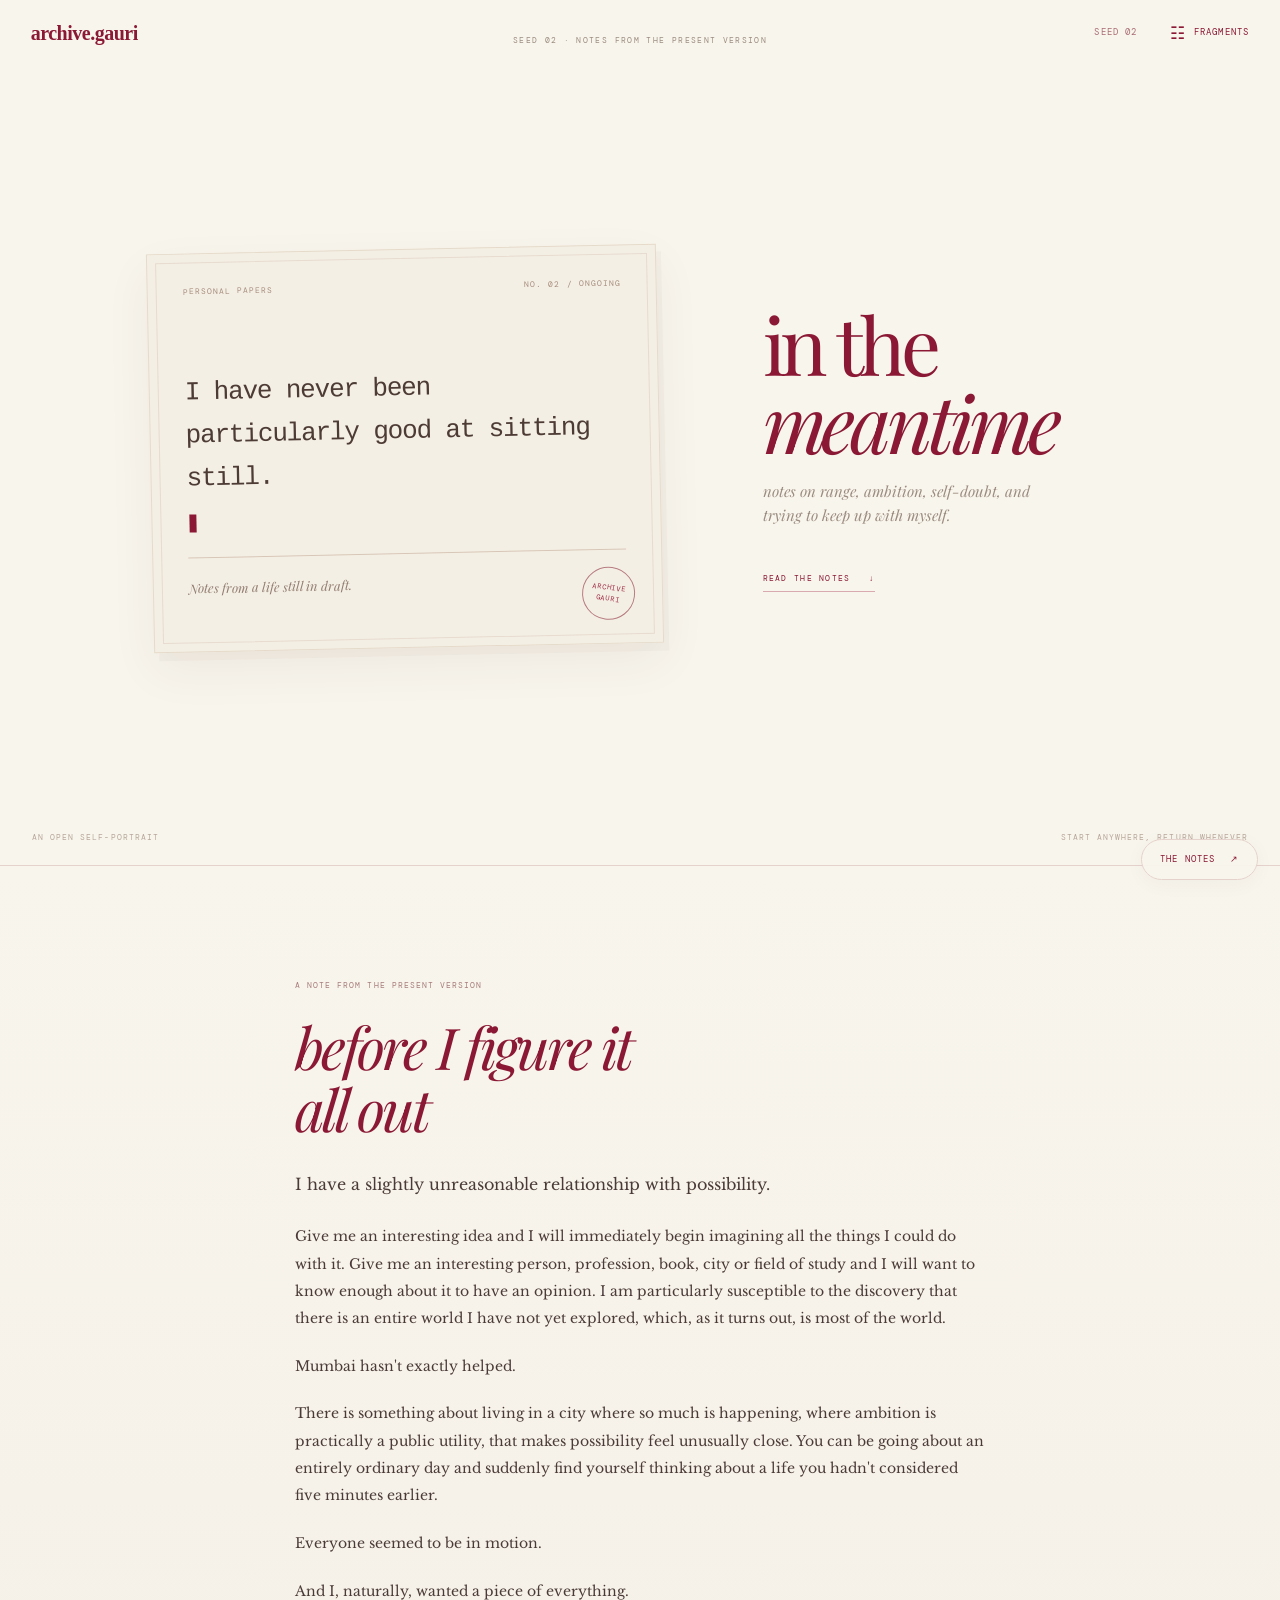
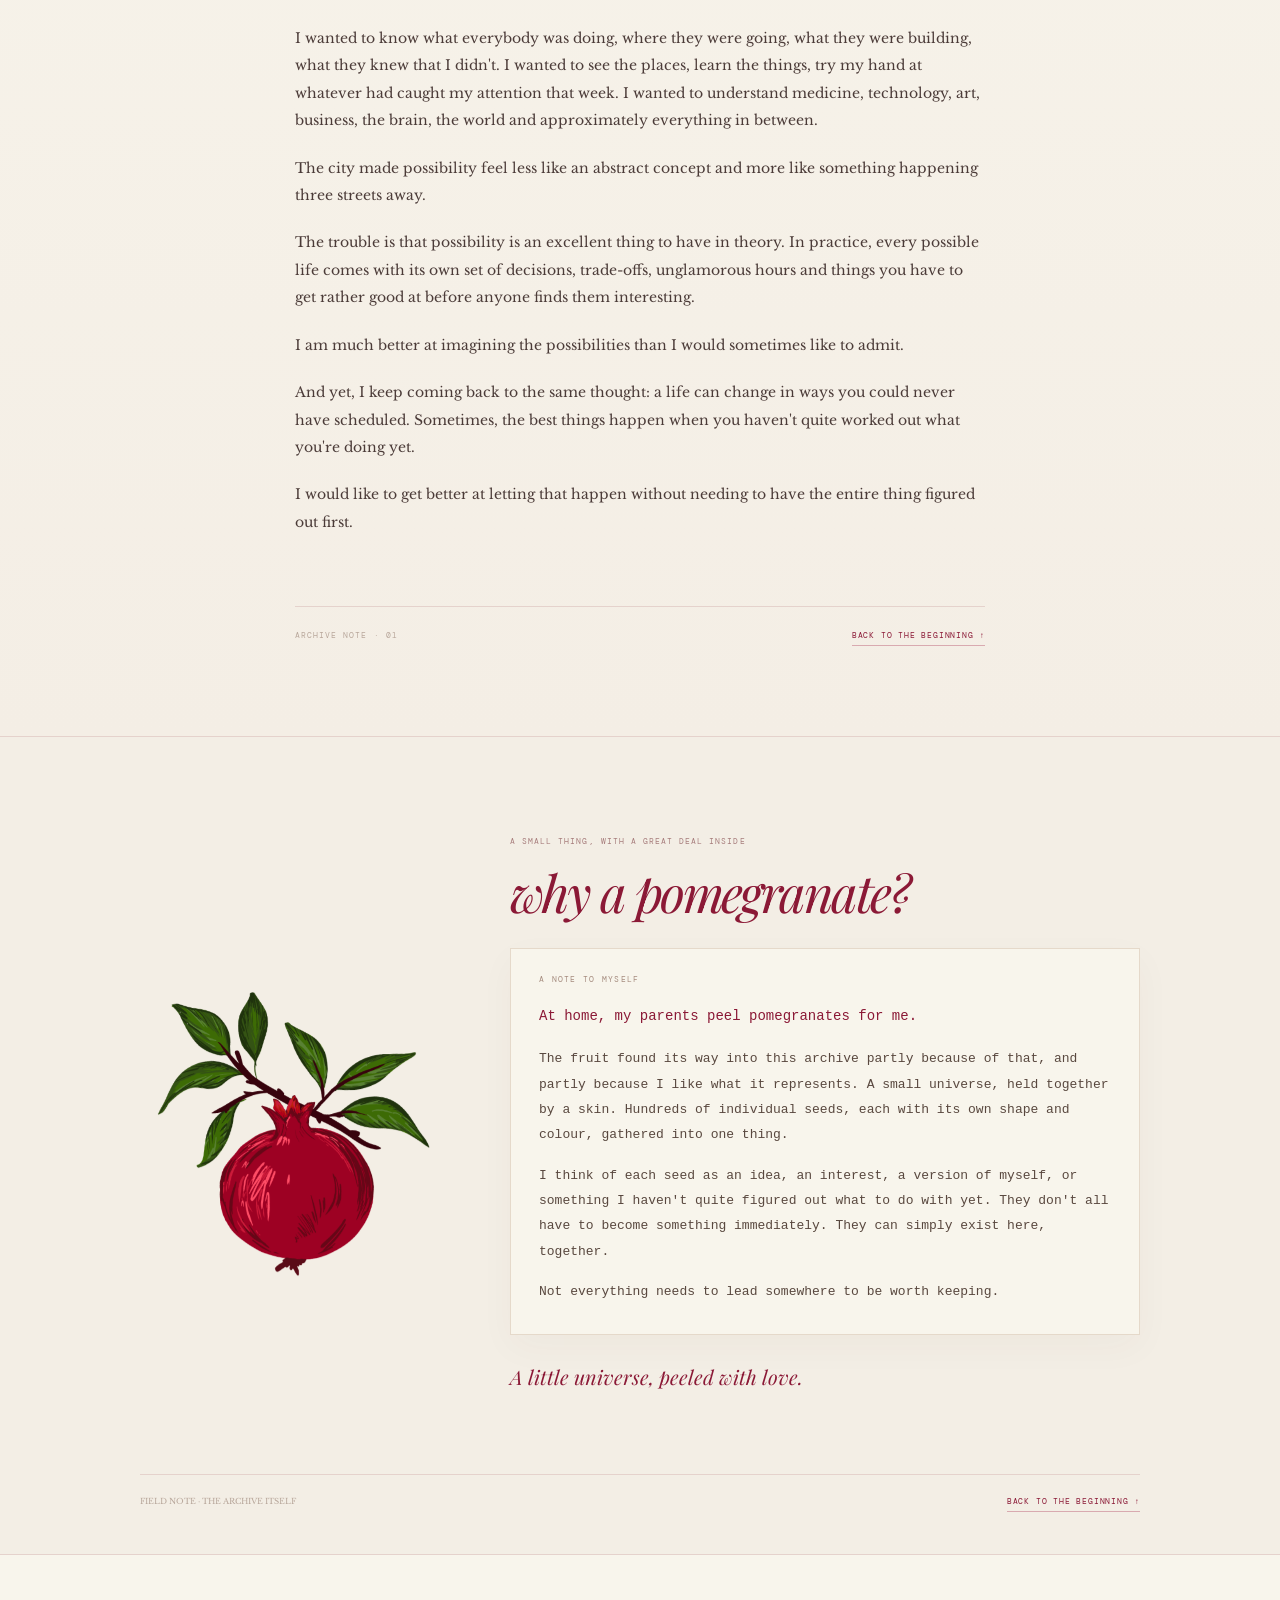
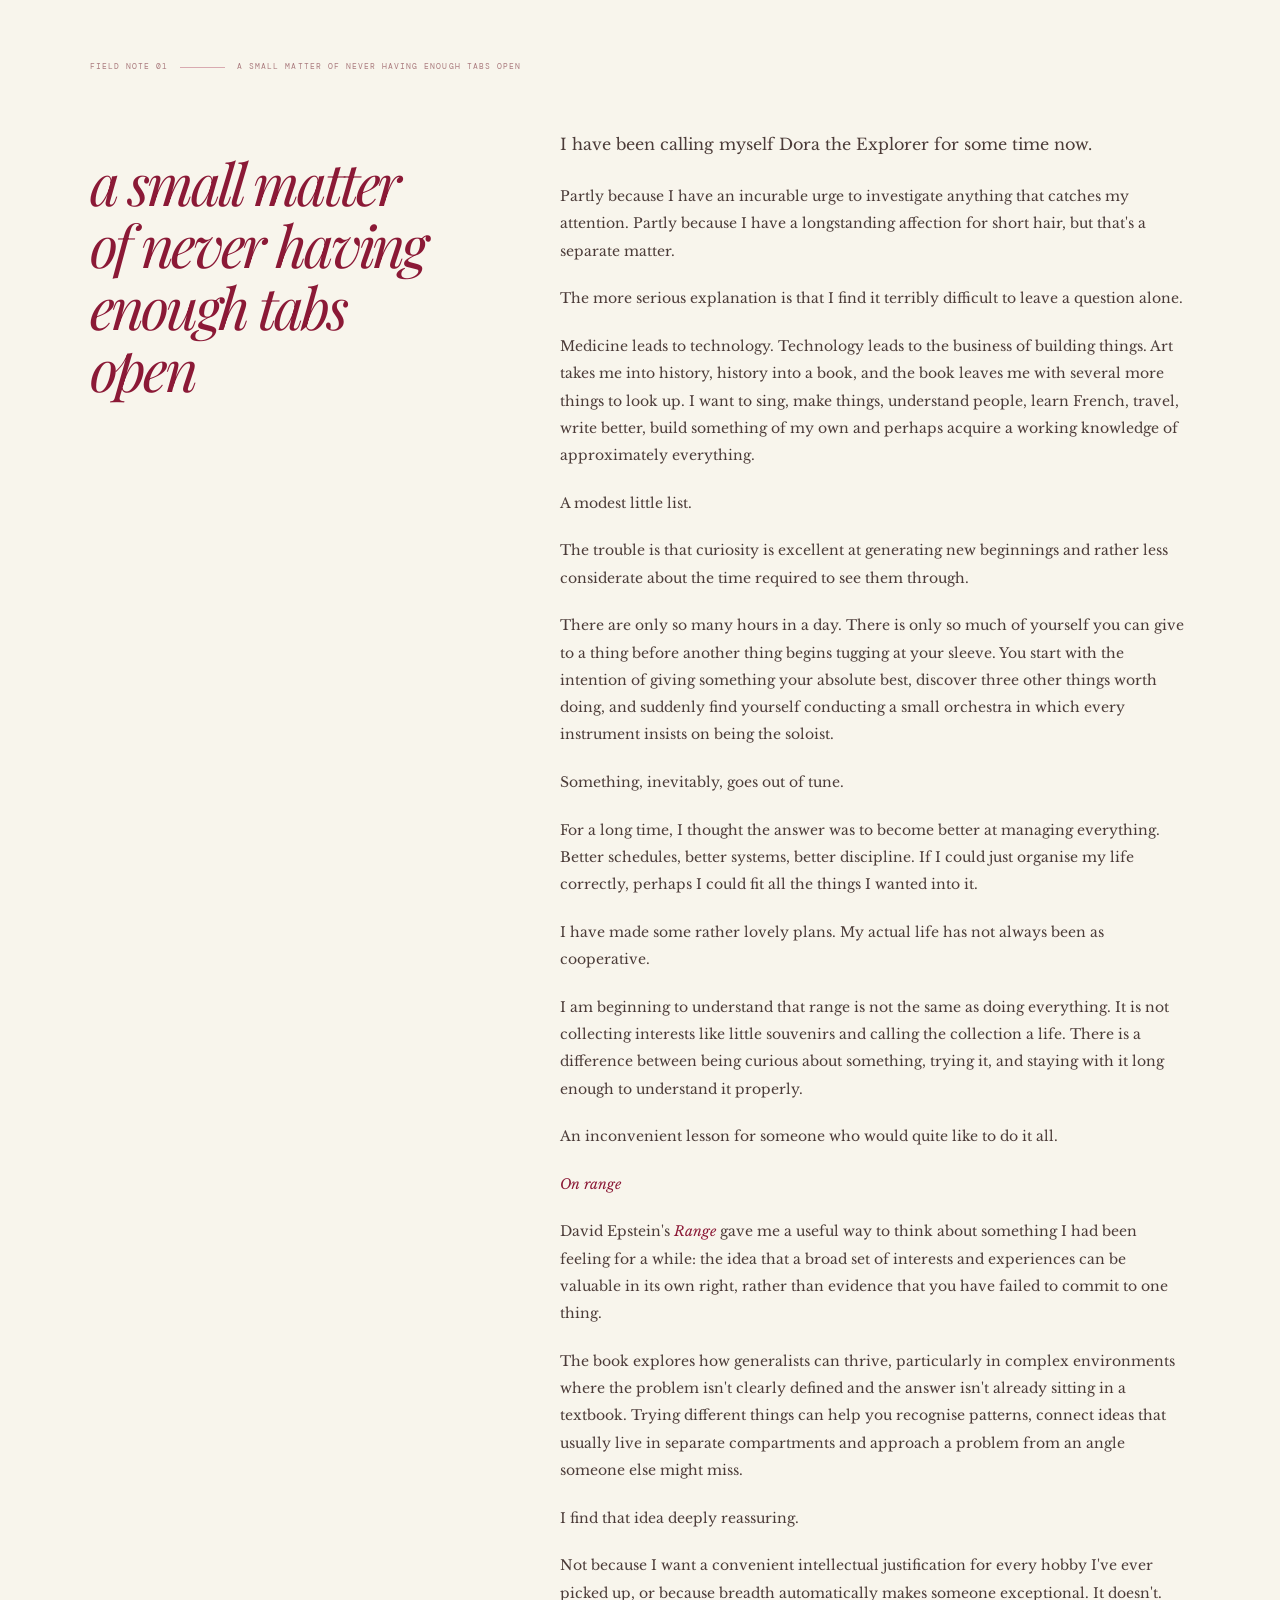
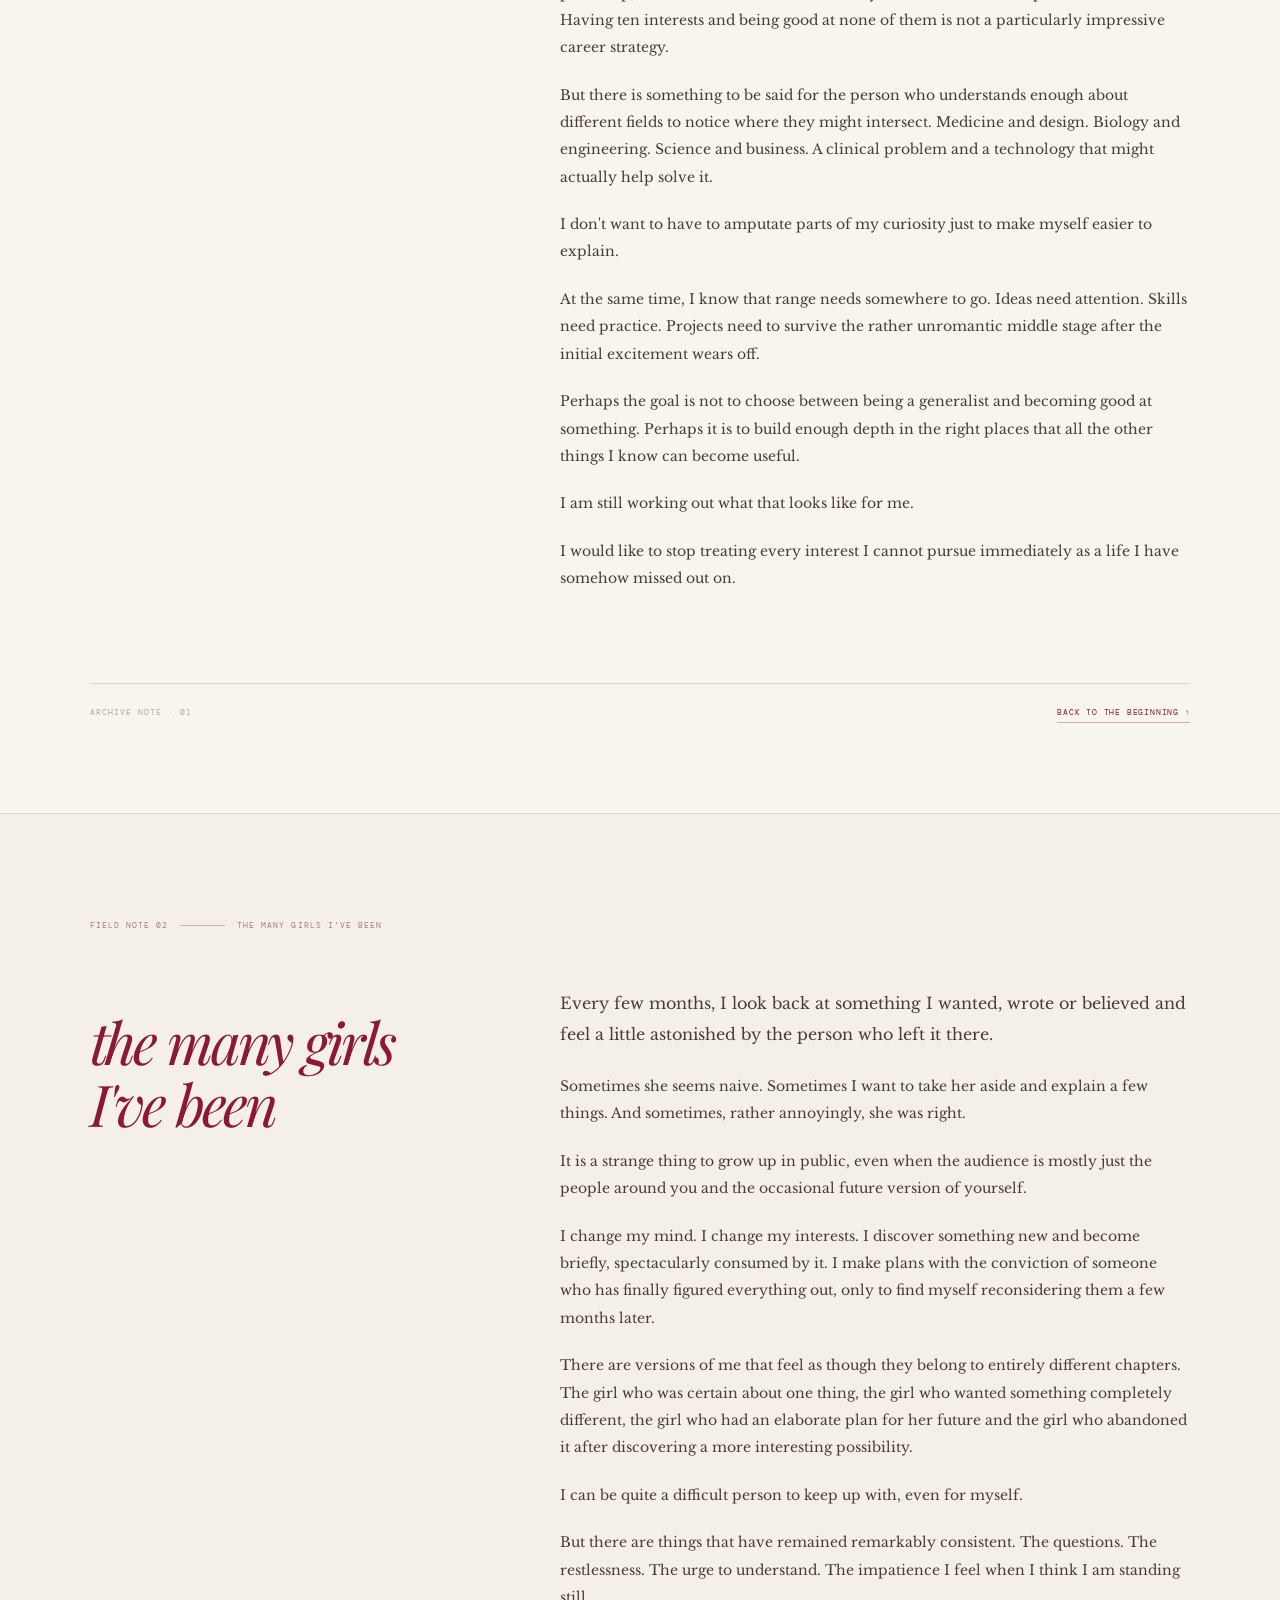
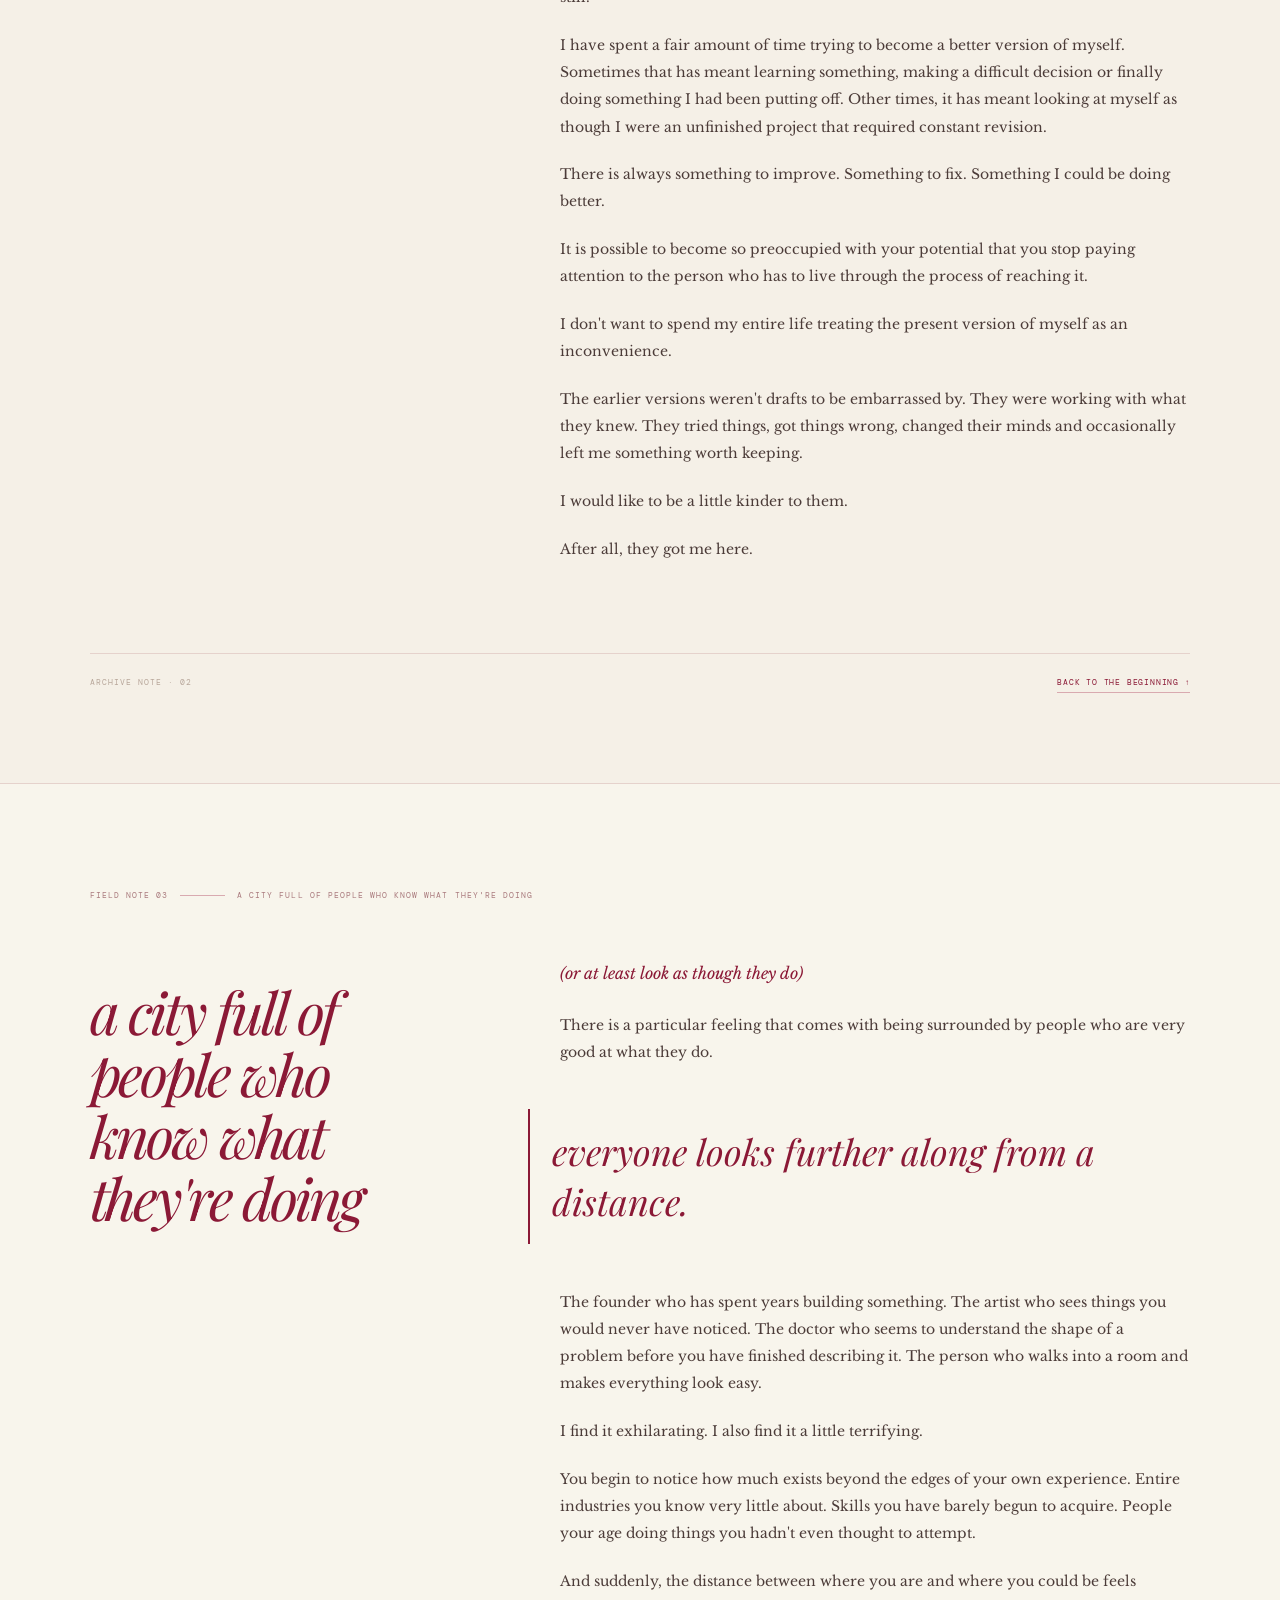
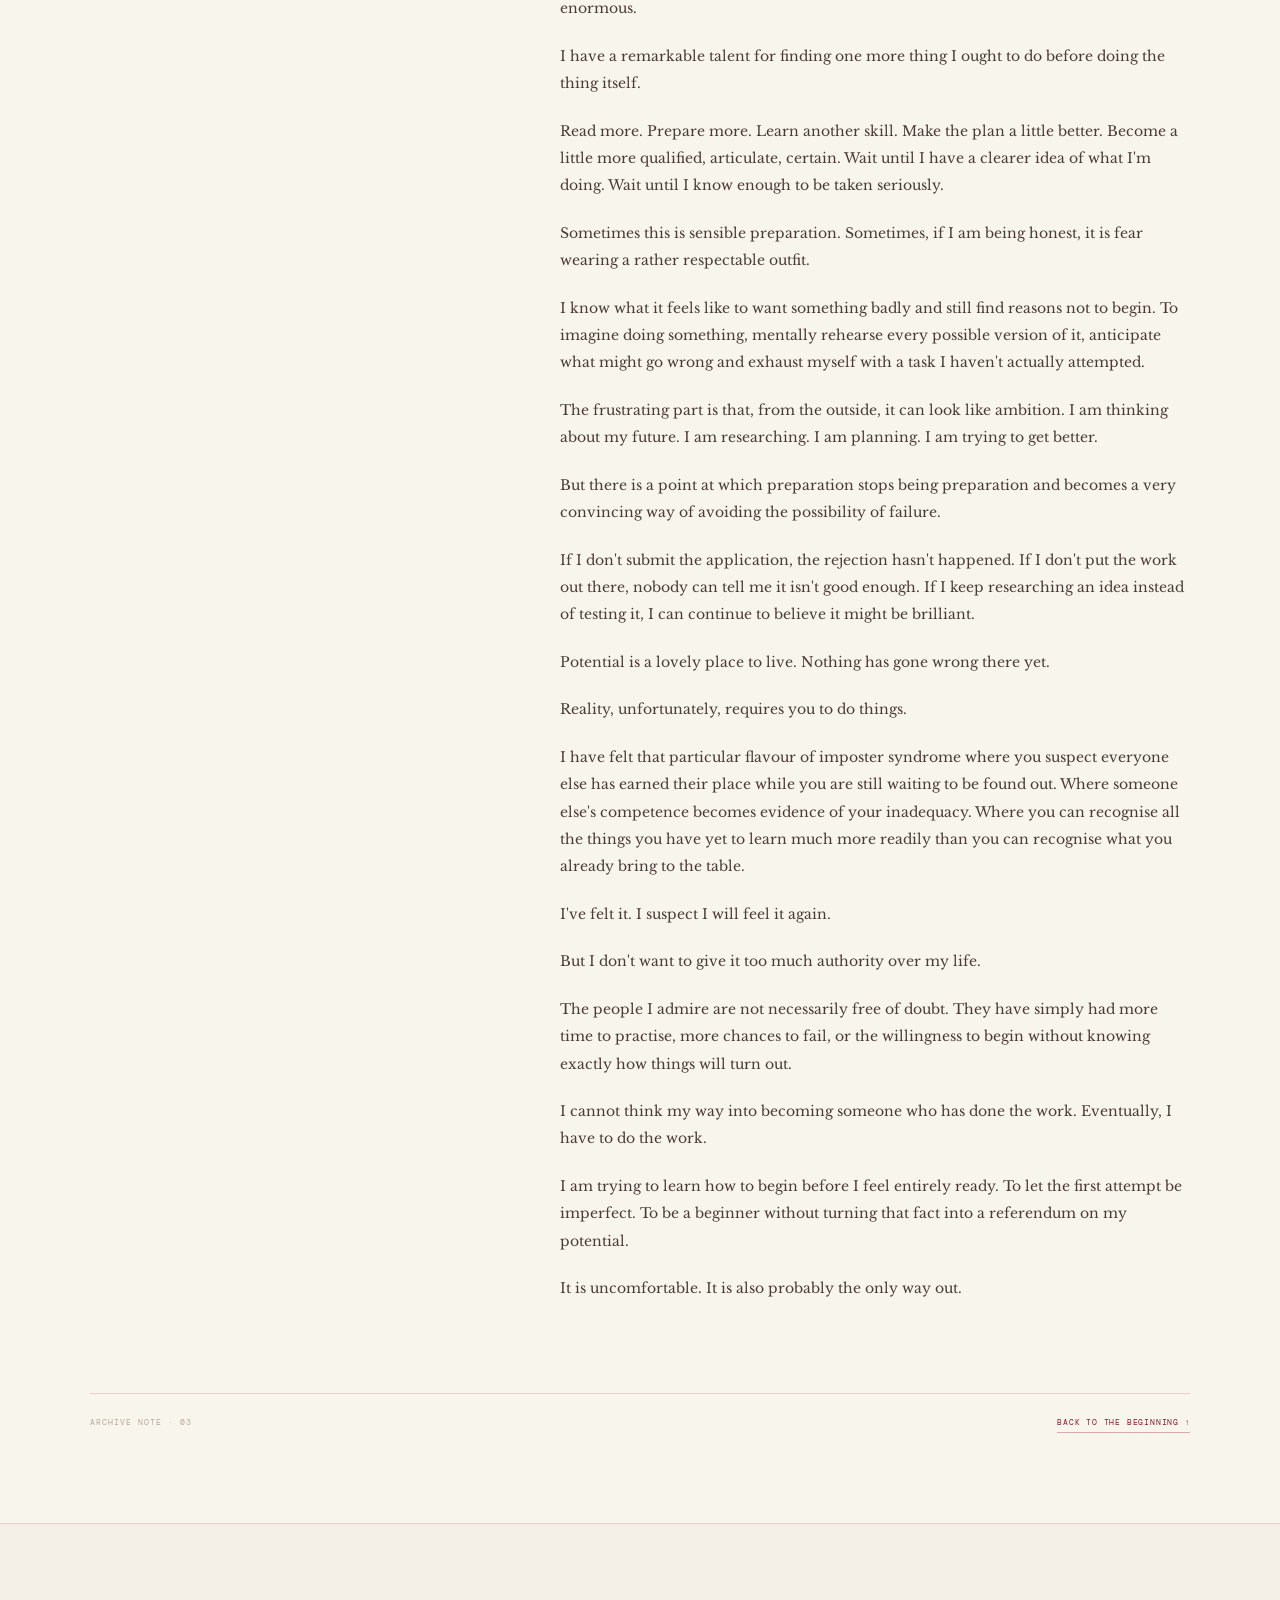
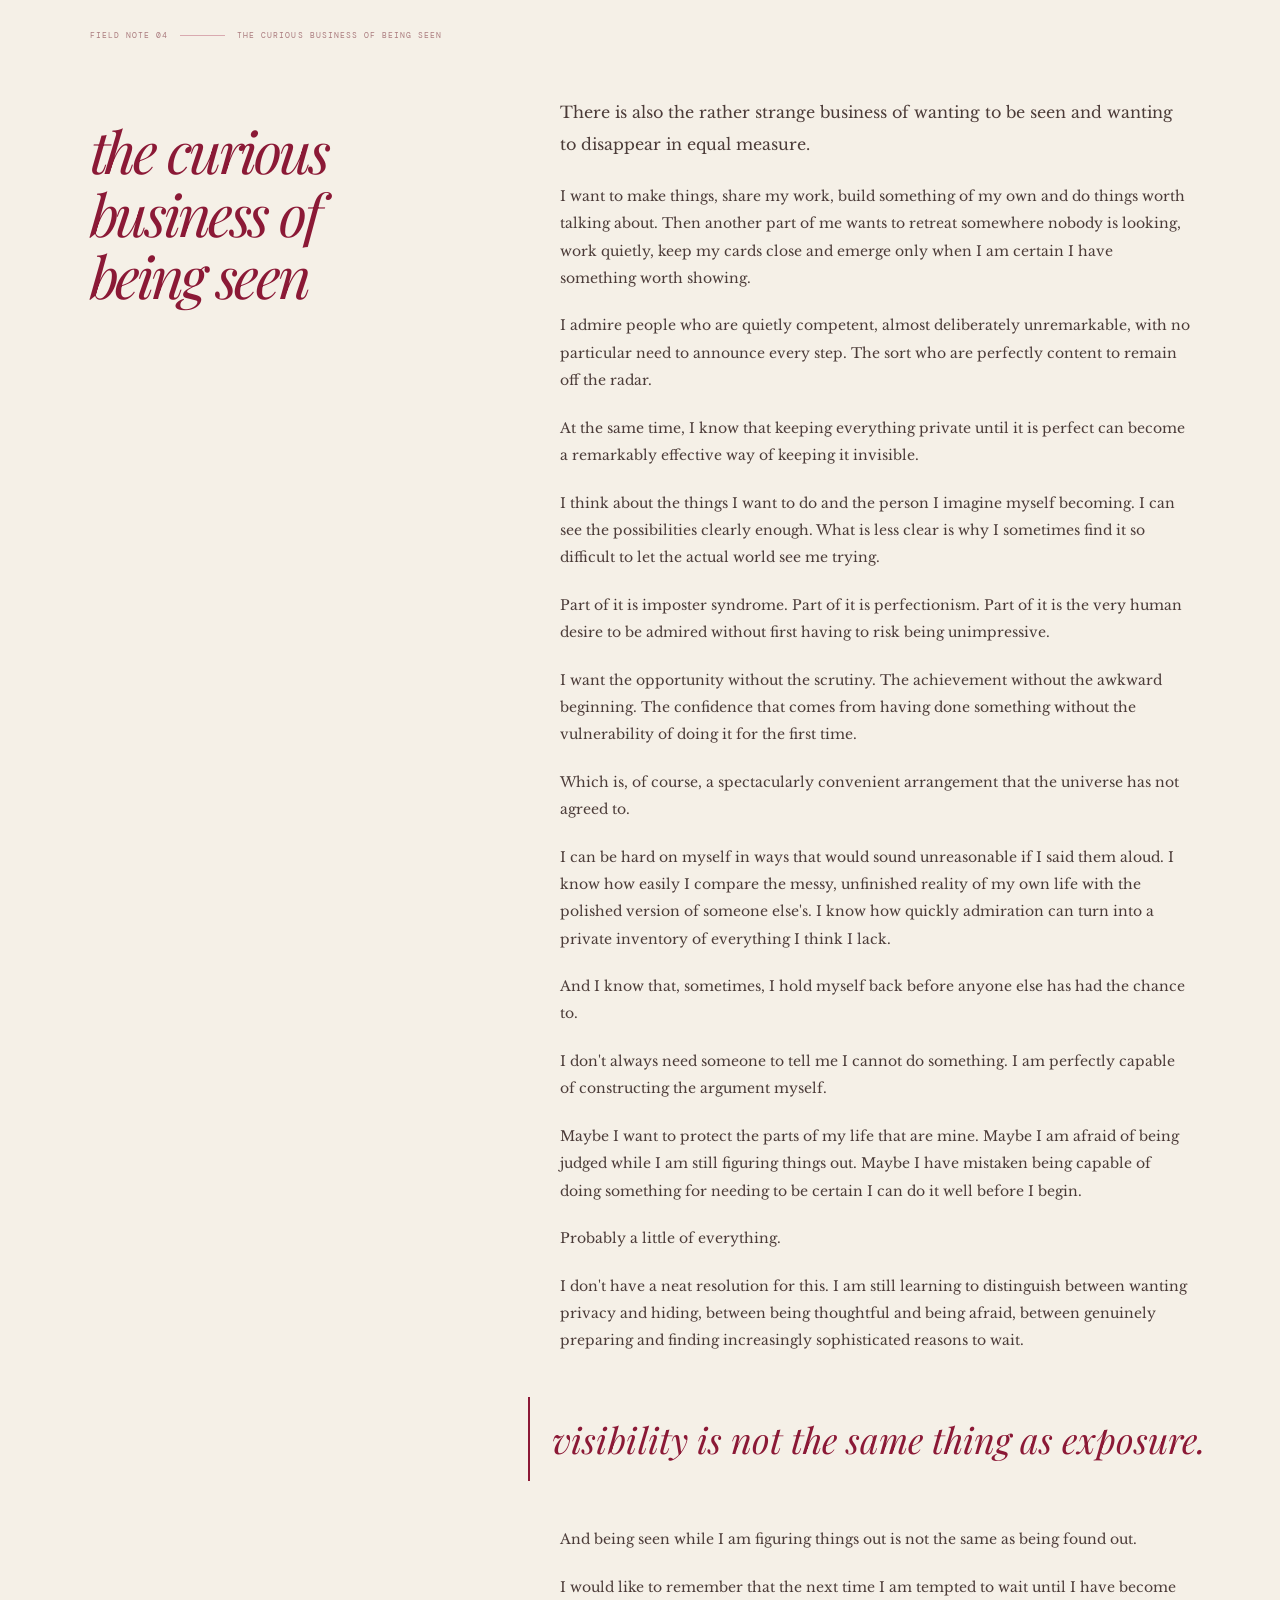
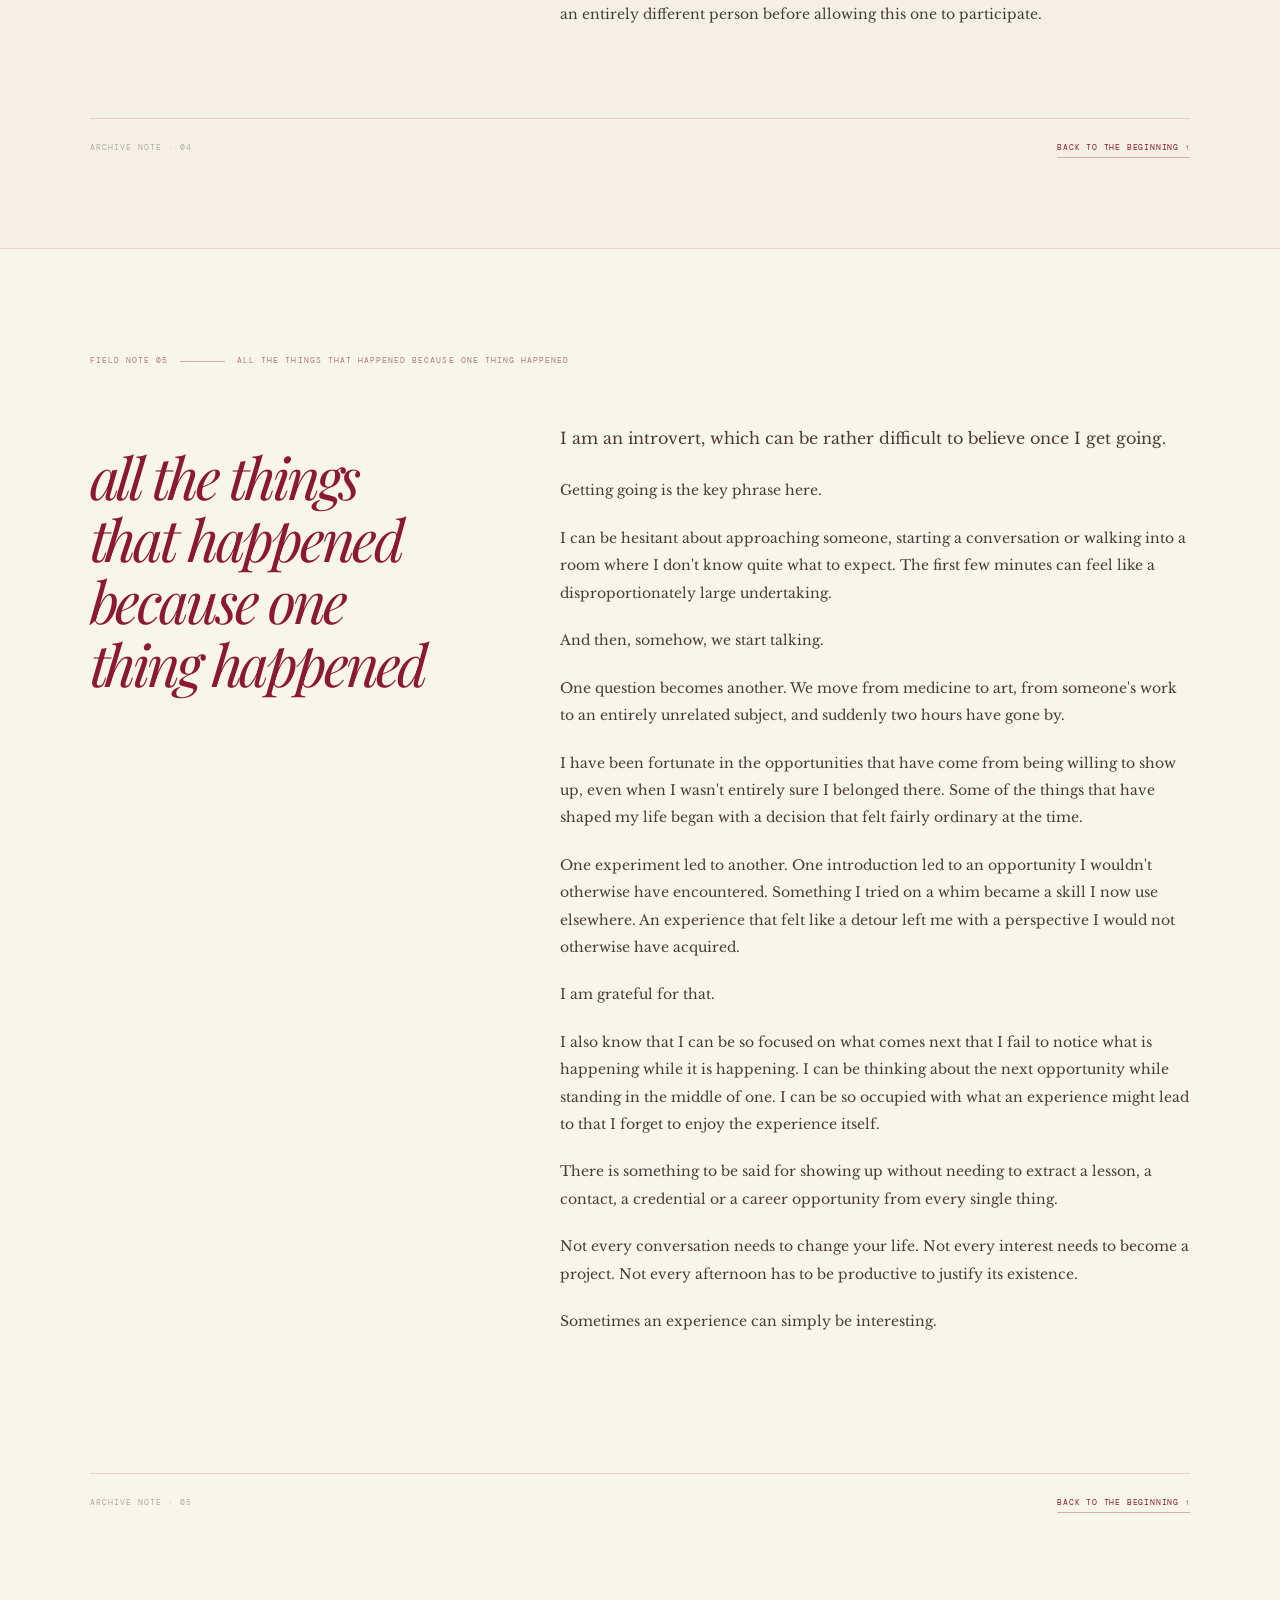
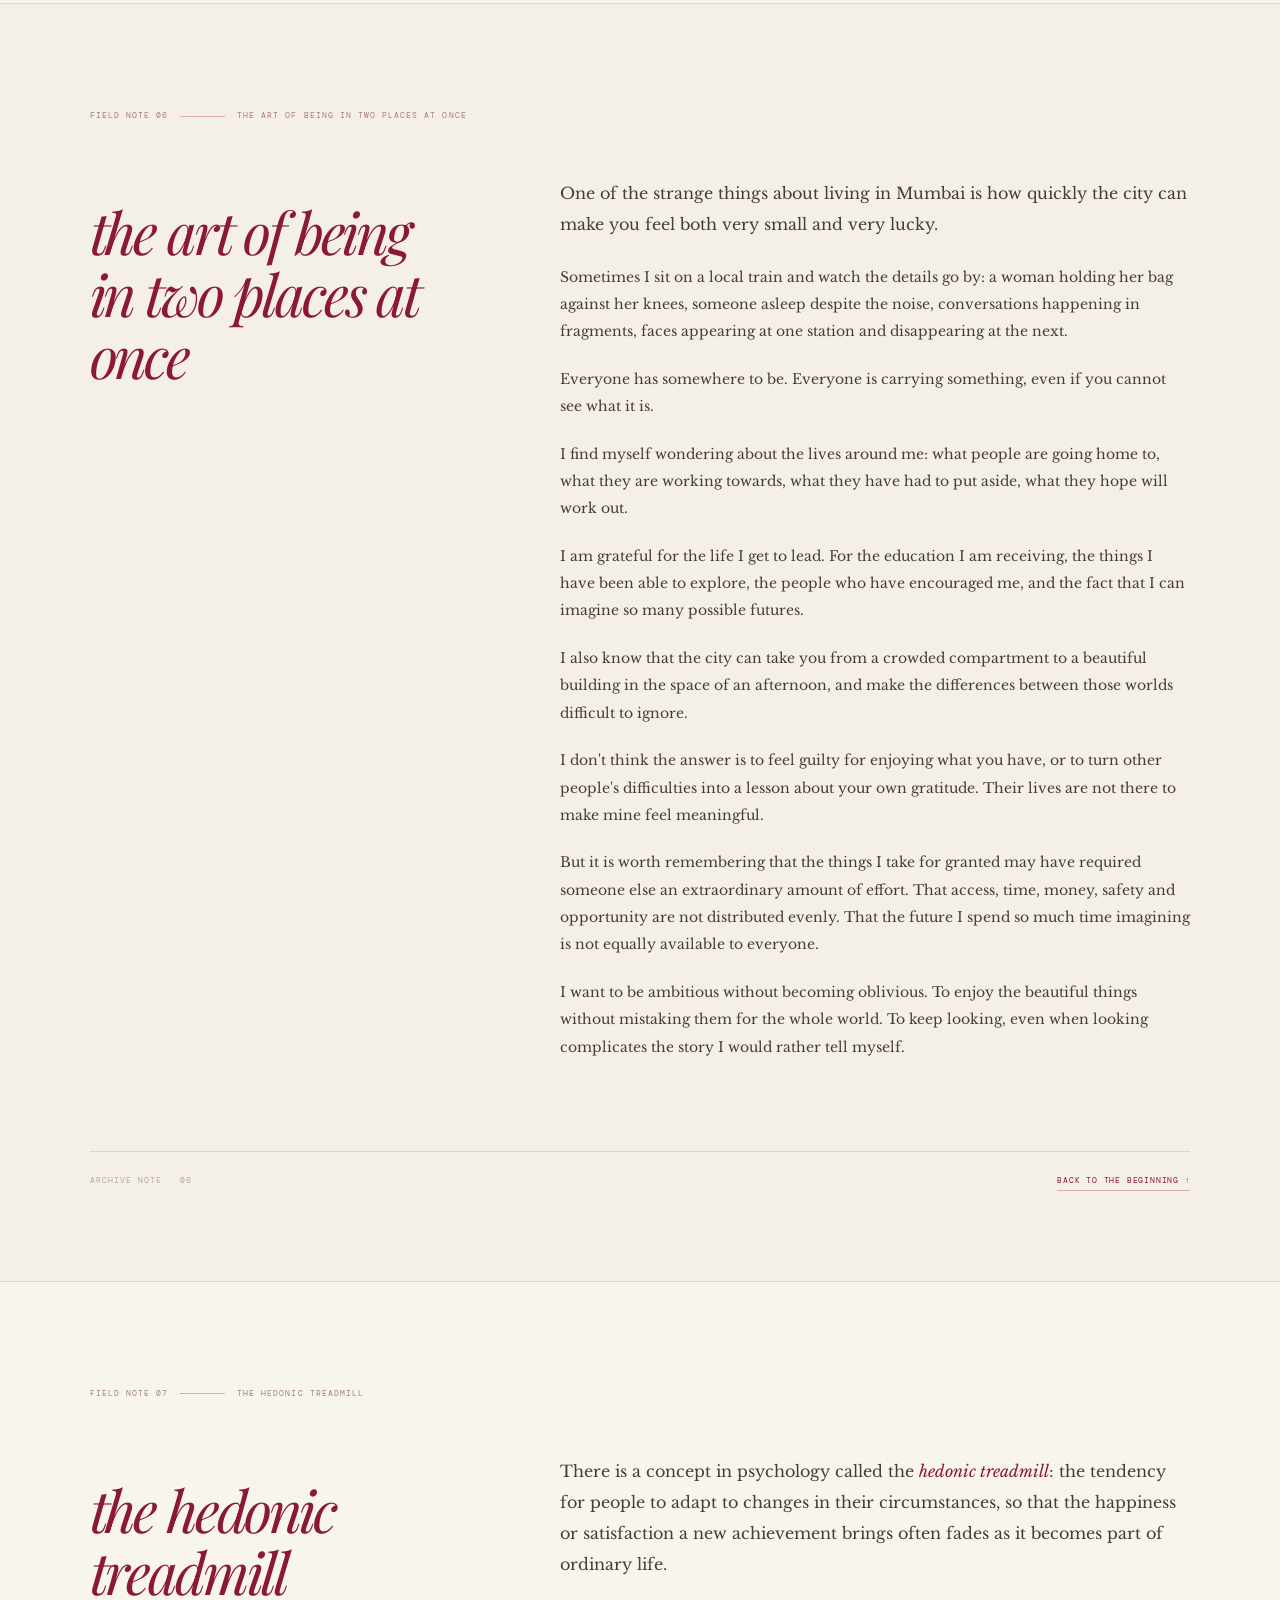
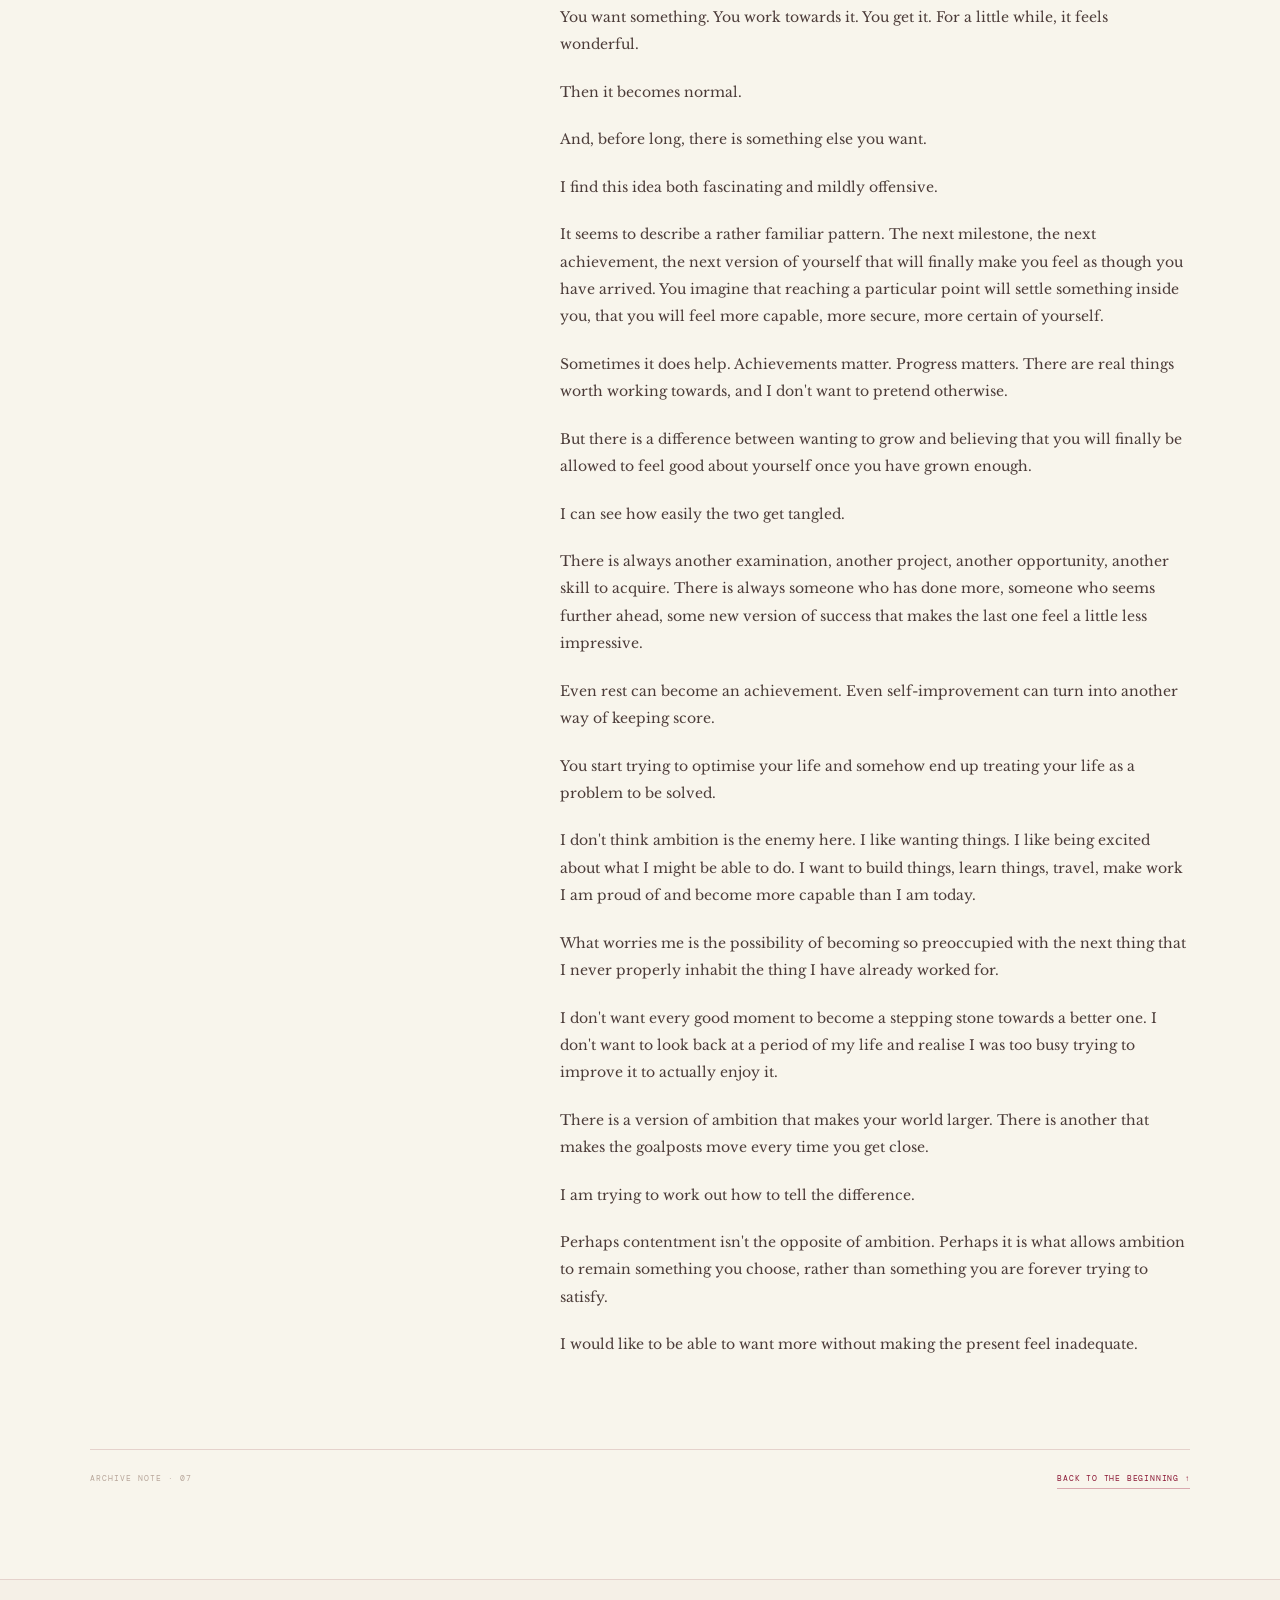
<file: seed02/index.html>
<!doctype html>
<html lang="en">
<head>
<meta charset="utf-8"><meta name="viewport" content="width=device-width, initial-scale=1"><meta name="theme-color" content="#f8f5ec">
<title>In the Meantime - archive.gauri</title><meta name="description" content="Notes on range, ambition, imposter syndrome, and learning to begin before you feel ready.">
<link rel="stylesheet" href="style.css">
  <link rel="stylesheet" href="../resource-cards.css"><script defer src="script.js"></script>
  <script defer src="../resource-cards.js"></script>
</head>
<body>
<a class="skip-link" href="#beginning">Skip to essay</a>
<header class="site-header"><a class="wordmark" href="../index.html">archive.gauri</a><div class="header-right"><span class="edition">SEED 02</span><button class="index-toggle" id="indexToggle" aria-expanded="false" aria-controls="threadDrawer"><span class="index-icon">☷</span><span>FRAGMENTS</span></button></div></header>
<aside class="thread-drawer" id="threadDrawer" aria-label="Essay contents" hidden><div class="drawer-top"><span class="eyebrow">FIND YOUR WAY</span><button class="drawer-close" id="drawerClose" aria-label="Close contents">×</button></div><p class="drawer-intro">No prescribed order. Follow whichever version of me catches your eye.</p><nav class="drawer-links"><a href="#beginning" data-thread-link="beginning"><span>01</span>before I figure it all out</a><a href="#pomegranate-note" data-thread-link="pomegranate-note"><span>02</span>why a pomegranate?</a><a href="#a-small-matter-of-never-having-enough-tabs-open" data-thread-link="a-small-matter-of-never-having-enough-tabs-open"><span>03</span>never enough tabs open</a><a href="#the-many-girls-i-ve-been" data-thread-link="the-many-girls-i-ve-been"><span>04</span>the many girls I've been</a><a href="#a-city-full-of-people-who-know-what-they-re-doing" data-thread-link="a-city-full-of-people-who-know-what-they-re-doing"><span>05</span>people who know what they're doing</a><a href="#the-curious-business-of-being-seen" data-thread-link="the-curious-business-of-being-seen"><span>06</span>the curious business of being seen</a><a href="#all-the-things-that-happened-because-one-thing-happened" data-thread-link="all-the-things-that-happened-because-one-thing-happened"><span>07</span>one thing led to another</a><a href="#the-art-of-being-in-two-places-at-once" data-thread-link="the-art-of-being-in-two-places-at-once"><span>08</span>two places at once</a><a href="#the-hedonic-treadmill" data-thread-link="the-hedonic-treadmill"><span>09</span>the hedonic treadmill</a><a href="#the-rooms-i-return-to" data-thread-link="the-rooms-i-return-to"><span>10</span>the rooms I return to</a><a href="#a-small-world-by-choice-or-otherwise" data-thread-link="a-small-world-by-choice-or-otherwise"><span>11</span>a small world, by choice or otherwise</a><a href="#a-life-that-keeps-changing-its-mind" data-thread-link="a-life-that-keeps-changing-its-mind"><span>12</span>a life that keeps changing its mind</a><a href="#turning-twenty-one" data-thread-link="turning-twenty-one"><span>13</span>twenty-one, apparently</a><a href="#to-the-girl-who-will-read-this-later" data-thread-link="to-the-girl-who-will-read-this-later"><span>14</span>to the girl who will read this later</a></nav><div class="drawer-note">READ IN ORDER. READ OUT OF ORDER. IT'S YOUR LIFE, TOO.</div></aside><div class="drawer-scrim" id="drawerScrim" hidden></div>
<main>
<section class="opening-hero" id="orbit" aria-labelledby="heroTitle">
<div class="hero-kicker">SEED 02 · NOTES FROM THE PRESENT VERSION</div>
<div class="paper-scene">
  <div class="paper-sheet" aria-label="A typewritten note">
    <div class="paper-topline"><span>PERSONAL PAPERS</span><span>NO. 02 / ONGOING</span></div>
    <p class="typed-line">I have never been particularly good at sitting still.</p>
    <span class="typewriter-caret" aria-hidden="true"></span>
    <div class="paper-rule"></div>
    <p class="paper-smallnote">Notes from a life still in draft.</p>
    <span class="paper-stamp">ARCHIVE<br>GAURI</span>
  </div>
  <div class="paper-caption"><h1 id="heroTitle">in the <em>meantime</em></h1><p>notes on range, ambition, self-doubt, and trying to keep up with myself.</p><button class="begin-button" data-target="beginning">READ THE NOTES <span>↓</span></button></div>
</div>
<div class="hero-footnote"><span>AN OPEN SELF-PORTRAIT</span><span>START ANYWHERE, RETURN WHENEVER</span></div>
</section>
<div class="reading-progress" aria-hidden="true"><span id="progressBar"></span></div>
<section class="opening-section reading-section" id="beginning" data-section="beginning" aria-labelledby="beginning-title"><div class="section-inner"><p class="eyebrow">A NOTE FROM THE PRESENT VERSION</p><h2 class="opening-title" id="beginning-title">before I figure it all <em>out</em></h2><div class="section-copy"><p>I have a slightly unreasonable relationship with possibility.</p><p>Give me an interesting idea and I will immediately begin imagining all the things I could do with it. Give me an interesting person, profession, book, city or field of study and I will want to know enough about it to have an opinion. I am particularly susceptible to the discovery that there is an entire world I have not yet explored, which, as it turns out, is most of the world.</p><p>Mumbai hasn't exactly helped.</p><p>There is something about living in a city where so much is happening, where ambition is practically a public utility, that makes possibility feel unusually close. You can be going about an entirely ordinary day and suddenly find yourself thinking about a life you hadn't considered five minutes earlier.</p><p>Everyone seemed to be in motion.</p><p>And I, naturally, wanted a piece of everything.</p><p>I wanted to know what everybody was doing, where they were going, what they were building, what they knew that I didn't. I wanted to see the places, learn the things, try my hand at whatever had caught my attention that week. I wanted to understand medicine, technology, art, business, the brain, the world and approximately everything in between.</p><p>The city made possibility feel less like an abstract concept and more like something happening three streets away.</p><p>The trouble is that possibility is an excellent thing to have in theory. In practice, every possible life comes with its own set of decisions, trade-offs, unglamorous hours and things you have to get rather good at before anyone finds them interesting.</p><p>I am much better at imagining the possibilities than I would sometimes like to admit.</p><p>And yet, I keep coming back to the same thought: a life can change in ways you could never have scheduled. Sometimes, the best things happen when you haven't quite worked out what you're doing yet.</p><p>I would like to get better at letting that happen without needing to have the entire thing figured out first.</p></div><div class="section-end"><span>ARCHIVE NOTE · 01</span><button data-target="orbit" class="return-orbit">back to the beginning ↑</button></div></div></section><section class="pomegranate-interlude reading-section" id="pomegranate-note" data-section="pomegranate-note"><div class="pomegranate-layout"><div class="pomegranate-mark"><img src="../images/pomegranate-whole.png" alt="The pomegranate illustration from the archive homepage" loading="lazy"></div><div class="pomegranate-copy"><p class="eyebrow">A SMALL THING, WITH A GREAT DEAL INSIDE</p><h2>why a pomegranate?</h2><div class="typewritten-note"><p>At home, my parents peel pomegranates for me.</p><p>The fruit found its way into this archive partly because of that, and partly because I like what it represents. A small universe, held together by a skin. Hundreds of individual seeds, each with its own shape and colour, gathered into one thing.</p><p>I think of each seed as an idea, an interest, a version of myself, or something I haven't quite figured out what to do with yet. They don't all have to become something immediately. They can simply exist here, together.</p><p>Not everything needs to lead somewhere to be worth keeping.</p></div><p class="pomegranate-signoff">A little universe, peeled with love.</p></div></div><div class="interlude-footer"><span>FIELD NOTE · THE ARCHIVE ITSELF</span><button data-target="beginning" class="return-orbit">back to the beginning ↑</button></div></section><section class="essay-section reading-section" id="a-small-matter-of-never-having-enough-tabs-open" data-section="a-small-matter-of-never-having-enough-tabs-open"><div class="section-inner"><div class="section-topline"><span>FIELD NOTE 01</span><span class="topline-rule"></span><span>A SMALL MATTER OF NEVER HAVING ENOUGH TABS OPEN</span></div><h2>a small matter of never having enough tabs open</h2><div class="section-copy"><p>I have been calling myself Dora the Explorer for some time now.</p><p>Partly because I have an incurable urge to investigate anything that catches my attention. Partly because I have a longstanding affection for short hair, but that's a separate matter.</p><p>The more serious explanation is that I find it terribly difficult to leave a question alone.</p><p>Medicine leads to technology. Technology leads to the business of building things. Art takes me into history, history into a book, and the book leaves me with several more things to look up. I want to sing, make things, understand people, learn French, travel, write better, build something of my own and perhaps acquire a working knowledge of approximately everything.</p><p>A modest little list.</p><p>The trouble is that curiosity is excellent at generating new beginnings and rather less considerate about the time required to see them through.</p><p>There are only so many hours in a day. There is only so much of yourself you can give to a thing before another thing begins tugging at your sleeve. You start with the intention of giving something your absolute best, discover three other things worth doing, and suddenly find yourself conducting a small orchestra in which every instrument insists on being the soloist.</p><p>Something, inevitably, goes out of tune.</p><p>For a long time, I thought the answer was to become better at managing everything. Better schedules, better systems, better discipline. If I could just organise my life correctly, perhaps I could fit all the things I wanted into it.</p><p>I have made some rather lovely plans. My actual life has not always been as cooperative.</p><p>I am beginning to understand that range is not the same as doing everything. It is not collecting interests like little souvenirs and calling the collection a life. There is a difference between being curious about something, trying it, and staying with it long enough to understand it properly.</p><p>An inconvenient lesson for someone who would quite like to do it all.</p><p><em>On range</em></p><p>David Epstein's <em>Range</em> gave me a useful way to think about something I had been feeling for a while: the idea that a broad set of interests and experiences can be valuable in its own right, rather than evidence that you have failed to commit to one thing.</p><p>The book explores how generalists can thrive, particularly in complex environments where the problem isn't clearly defined and the answer isn't already sitting in a textbook. Trying different things can help you recognise patterns, connect ideas that usually live in separate compartments and approach a problem from an angle someone else might miss.</p><p>I find that idea deeply reassuring.</p><p>Not because I want a convenient intellectual justification for every hobby I've ever picked up, or because breadth automatically makes someone exceptional. It doesn't. Having ten interests and being good at none of them is not a particularly impressive career strategy.</p><p>But there is something to be said for the person who understands enough about different fields to notice where they might intersect. Medicine and design. Biology and engineering. Science and business. A clinical problem and a technology that might actually help solve it.</p><p>I don't want to have to amputate parts of my curiosity just to make myself easier to explain.</p><p>At the same time, I know that range needs somewhere to go. Ideas need attention. Skills need practice. Projects need to survive the rather unromantic middle stage after the initial excitement wears off.</p><p>Perhaps the goal is not to choose between being a generalist and becoming good at something. Perhaps it is to build enough depth in the right places that all the other things I know can become useful.</p><p>I am still working out what that looks like for me.</p><p>I would like to stop treating every interest I cannot pursue immediately as a life I have somehow missed out on.</p></div><div class="section-end"><span>ARCHIVE NOTE · 01</span><button data-target="orbit" class="return-orbit">back to the beginning ↑</button></div></div></section><section class="essay-section reading-section" id="the-many-girls-i-ve-been" data-section="the-many-girls-i-ve-been"><div class="section-inner"><div class="section-topline"><span>FIELD NOTE 02</span><span class="topline-rule"></span><span>THE MANY GIRLS I'VE BEEN</span></div><h2>the many girls I've been</h2><div class="section-copy"><p>Every few months, I look back at something I wanted, wrote or believed and feel a little astonished by the person who left it there.</p><p>Sometimes she seems naive. Sometimes I want to take her aside and explain a few things. And sometimes, rather annoyingly, she was right.</p><p>It is a strange thing to grow up in public, even when the audience is mostly just the people around you and the occasional future version of yourself.</p><p>I change my mind. I change my interests. I discover something new and become briefly, spectacularly consumed by it. I make plans with the conviction of someone who has finally figured everything out, only to find myself reconsidering them a few months later.</p><p>There are versions of me that feel as though they belong to entirely different chapters. The girl who was certain about one thing, the girl who wanted something completely different, the girl who had an elaborate plan for her future and the girl who abandoned it after discovering a more interesting possibility.</p><p>I can be quite a difficult person to keep up with, even for myself.</p><p>But there are things that have remained remarkably consistent. The questions. The restlessness. The urge to understand. The impatience I feel when I think I am standing still.</p><p>I have spent a fair amount of time trying to become a better version of myself. Sometimes that has meant learning something, making a difficult decision or finally doing something I had been putting off. Other times, it has meant looking at myself as though I were an unfinished project that required constant revision.</p><p>There is always something to improve. Something to fix. Something I could be doing better.</p><p>It is possible to become so preoccupied with your potential that you stop paying attention to the person who has to live through the process of reaching it.</p><p>I don't want to spend my entire life treating the present version of myself as an inconvenience.</p><p>The earlier versions weren't drafts to be embarrassed by. They were working with what they knew. They tried things, got things wrong, changed their minds and occasionally left me something worth keeping.</p><p>I would like to be a little kinder to them.</p><p>After all, they got me here.</p></div><div class="section-end"><span>ARCHIVE NOTE · 02</span><button data-target="orbit" class="return-orbit">back to the beginning ↑</button></div></div></section><section class="essay-section reading-section" id="a-city-full-of-people-who-know-what-they-re-doing" data-section="a-city-full-of-people-who-know-what-they-re-doing"><div class="section-inner"><div class="section-topline"><span>FIELD NOTE 03</span><span class="topline-rule"></span><span>A CITY FULL OF PEOPLE WHO KNOW WHAT THEY'RE DOING</span></div><h2>a city full of people who know what they're doing</h2><div class="section-copy"><p><em>(or at least look as though they do)</em></p><p>There is a particular feeling that comes with being surrounded by people who are very good at what they do.</p><blockquote class="pull-quote"> everyone looks further along from a distance.</blockquote><p>The founder who has spent years building something. The artist who sees things you would never have noticed. The doctor who seems to understand the shape of a problem before you have finished describing it. The person who walks into a room and makes everything look easy.</p><p>I find it exhilarating. I also find it a little terrifying.</p><p>You begin to notice how much exists beyond the edges of your own experience. Entire industries you know very little about. Skills you have barely begun to acquire. People your age doing things you hadn't even thought to attempt.</p><p>And suddenly, the distance between where you are and where you could be feels enormous.</p><p>I have a remarkable talent for finding one more thing I ought to do before doing the thing itself.</p><p>Read more. Prepare more. Learn another skill. Make the plan a little better. Become a little more qualified, articulate, certain. Wait until I have a clearer idea of what I'm doing. Wait until I know enough to be taken seriously.</p><p>Sometimes this is sensible preparation. Sometimes, if I am being honest, it is fear wearing a rather respectable outfit.</p><p>I know what it feels like to want something badly and still find reasons not to begin. To imagine doing something, mentally rehearse every possible version of it, anticipate what might go wrong and exhaust myself with a task I haven't actually attempted.</p><p>The frustrating part is that, from the outside, it can look like ambition. I am thinking about my future. I am researching. I am planning. I am trying to get better.</p><p>But there is a point at which preparation stops being preparation and becomes a very convincing way of avoiding the possibility of failure.</p><p>If I don't submit the application, the rejection hasn't happened. If I don't put the work out there, nobody can tell me it isn't good enough. If I keep researching an idea instead of testing it, I can continue to believe it might be brilliant.</p><p>Potential is a lovely place to live. Nothing has gone wrong there yet.</p><p>Reality, unfortunately, requires you to do things.</p><p>I have felt that particular flavour of imposter syndrome where you suspect everyone else has earned their place while you are still waiting to be found out. Where someone else's competence becomes evidence of your inadequacy. Where you can recognise all the things you have yet to learn much more readily than you can recognise what you already bring to the table.</p><p>I've felt it. I suspect I will feel it again.</p><p>But I don't want to give it too much authority over my life.</p><p>The people I admire are not necessarily free of doubt. They have simply had more time to practise, more chances to fail, or the willingness to begin without knowing exactly how things will turn out.</p><p>I cannot think my way into becoming someone who has done the work. Eventually, I have to do the work.</p><p>I am trying to learn how to begin before I feel entirely ready. To let the first attempt be imperfect. To be a beginner without turning that fact into a referendum on my potential.</p><p>It is uncomfortable. It is also probably the only way out.</p></div><div class="section-end"><span>ARCHIVE NOTE · 03</span><button data-target="orbit" class="return-orbit">back to the beginning ↑</button></div></div></section><section class="essay-section reading-section" id="the-curious-business-of-being-seen" data-section="the-curious-business-of-being-seen"><div class="section-inner"><div class="section-topline"><span>FIELD NOTE 04</span><span class="topline-rule"></span><span>THE CURIOUS BUSINESS OF BEING SEEN</span></div><h2>the curious business of being seen</h2><div class="section-copy"><p>There is also the rather strange business of wanting to be seen and wanting to disappear in equal measure.</p><p>I want to make things, share my work, build something of my own and do things worth talking about. Then another part of me wants to retreat somewhere nobody is looking, work quietly, keep my cards close and emerge only when I am certain I have something worth showing.</p><p>I admire people who are quietly competent, almost deliberately unremarkable, with no particular need to announce every step. The sort who are perfectly content to remain off the radar.</p><p>At the same time, I know that keeping everything private until it is perfect can become a remarkably effective way of keeping it invisible.</p><p>I think about the things I want to do and the person I imagine myself becoming. I can see the possibilities clearly enough. What is less clear is why I sometimes find it so difficult to let the actual world see me trying.</p><p>Part of it is imposter syndrome. Part of it is perfectionism. Part of it is the very human desire to be admired without first having to risk being unimpressive.</p><p>I want the opportunity without the scrutiny. The achievement without the awkward beginning. The confidence that comes from having done something without the vulnerability of doing it for the first time.</p><p>Which is, of course, a spectacularly convenient arrangement that the universe has not agreed to.</p><p>I can be hard on myself in ways that would sound unreasonable if I said them aloud. I know how easily I compare the messy, unfinished reality of my own life with the polished version of someone else's. I know how quickly admiration can turn into a private inventory of everything I think I lack.</p><p>And I know that, sometimes, I hold myself back before anyone else has had the chance to.</p><p>I don't always need someone to tell me I cannot do something. I am perfectly capable of constructing the argument myself.</p><p>Maybe I want to protect the parts of my life that are mine. Maybe I am afraid of being judged while I am still figuring things out. Maybe I have mistaken being capable of doing something for needing to be certain I can do it well before I begin.</p><p>Probably a little of everything.</p><p>I don't have a neat resolution for this. I am still learning to distinguish between wanting privacy and hiding, between being thoughtful and being afraid, between genuinely preparing and finding increasingly sophisticated reasons to wait.</p><blockquote class="pull-quote"> visibility is not the same thing as exposure.</blockquote><p>And being seen while I am figuring things out is not the same as being found out.</p><p>I would like to remember that the next time I am tempted to wait until I have become an entirely different person before allowing this one to participate.</p></div><div class="section-end"><span>ARCHIVE NOTE · 04</span><button data-target="orbit" class="return-orbit">back to the beginning ↑</button></div></div></section><section class="essay-section reading-section" id="all-the-things-that-happened-because-one-thing-happened" data-section="all-the-things-that-happened-because-one-thing-happened"><div class="section-inner"><div class="section-topline"><span>FIELD NOTE 05</span><span class="topline-rule"></span><span>ALL THE THINGS THAT HAPPENED BECAUSE ONE THING HAPPENED</span></div><h2>all the things that happened because one thing happened</h2><div class="section-copy"><p>I am an introvert, which can be rather difficult to believe once I get going.</p><p>Getting going is the key phrase here.</p><p>I can be hesitant about approaching someone, starting a conversation or walking into a room where I don't know quite what to expect. The first few minutes can feel like a disproportionately large undertaking.</p><p>And then, somehow, we start talking.</p><p>One question becomes another. We move from medicine to art, from someone's work to an entirely unrelated subject, and suddenly two hours have gone by.</p><p>I have been fortunate in the opportunities that have come from being willing to show up, even when I wasn't entirely sure I belonged there. Some of the things that have shaped my life began with a decision that felt fairly ordinary at the time.</p><p>One experiment led to another. One introduction led to an opportunity I wouldn't otherwise have encountered. Something I tried on a whim became a skill I now use elsewhere. An experience that felt like a detour left me with a perspective I would not otherwise have acquired.</p><p>I am grateful for that.</p><p>I also know that I can be so focused on what comes next that I fail to notice what is happening while it is happening. I can be thinking about the next opportunity while standing in the middle of one. I can be so occupied with what an experience might lead to that I forget to enjoy the experience itself.</p><p>There is something to be said for showing up without needing to extract a lesson, a contact, a credential or a career opportunity from every single thing.</p><p>Not every conversation needs to change your life. Not every interest needs to become a project. Not every afternoon has to be productive to justify its existence.</p><p>Sometimes an experience can simply be interesting.</p><p>I would like to get better at that, too.</p></div><div class="section-end"><span>ARCHIVE NOTE · 05</span><button data-target="orbit" class="return-orbit">back to the beginning ↑</button></div></div></section><section class="essay-section reading-section" id="the-art-of-being-in-two-places-at-once" data-section="the-art-of-being-in-two-places-at-once"><div class="section-inner"><div class="section-topline"><span>FIELD NOTE 06</span><span class="topline-rule"></span><span>THE ART OF BEING IN TWO PLACES AT ONCE</span></div><h2>the art of being in two places at once</h2><div class="section-copy"><p>One of the strange things about living in Mumbai is how quickly the city can make you feel both very small and very lucky.</p><p>Sometimes I sit on a local train and watch the details go by: a woman holding her bag against her knees, someone asleep despite the noise, conversations happening in fragments, faces appearing at one station and disappearing at the next.</p><p>Everyone has somewhere to be. Everyone is carrying something, even if you cannot see what it is.</p><p>I find myself wondering about the lives around me: what people are going home to, what they are working towards, what they have had to put aside, what they hope will work out.</p><p>I am grateful for the life I get to lead. For the education I am receiving, the things I have been able to explore, the people who have encouraged me, and the fact that I can imagine so many possible futures.</p><p>I also know that the city can take you from a crowded compartment to a beautiful building in the space of an afternoon, and make the differences between those worlds difficult to ignore.</p><p>I don't think the answer is to feel guilty for enjoying what you have, or to turn other people's difficulties into a lesson about your own gratitude. Their lives are not there to make mine feel meaningful.</p><p>But it is worth remembering that the things I take for granted may have required someone else an extraordinary amount of effort. That access, time, money, safety and opportunity are not distributed evenly. That the future I spend so much time imagining is not equally available to everyone.</p><p>I want to be ambitious without becoming oblivious. To enjoy the beautiful things without mistaking them for the whole world. To keep looking, even when looking complicates the story I would rather tell myself.</p></div><div class="section-end"><span>ARCHIVE NOTE · 06</span><button data-target="orbit" class="return-orbit">back to the beginning ↑</button></div></div></section><section class="essay-section reading-section" id="the-hedonic-treadmill" data-section="the-hedonic-treadmill"><div class="section-inner"><div class="section-topline"><span>FIELD NOTE 07</span><span class="topline-rule"></span><span>THE HEDONIC TREADMILL</span></div><h2>the hedonic treadmill</h2><div class="section-copy"><p>There is a concept in psychology called the <em>hedonic treadmill</em>: the tendency for people to adapt to changes in their circumstances, so that the happiness or satisfaction a new achievement brings often fades as it becomes part of ordinary life.</p><p>You want something. You work towards it. You get it. For a little while, it feels wonderful.</p><p>Then it becomes normal.</p><p>And, before long, there is something else you want.</p><p>I find this idea both fascinating and mildly offensive.</p><p>It seems to describe a rather familiar pattern. The next milestone, the next achievement, the next version of yourself that will finally make you feel as though you have arrived. You imagine that reaching a particular point will settle something inside you, that you will feel more capable, more secure, more certain of yourself.</p><p>Sometimes it does help. Achievements matter. Progress matters. There are real things worth working towards, and I don't want to pretend otherwise.</p><p>But there is a difference between wanting to grow and believing that you will finally be allowed to feel good about yourself once you have grown enough.</p><p>I can see how easily the two get tangled.</p><p>There is always another examination, another project, another opportunity, another skill to acquire. There is always someone who has done more, someone who seems further ahead, some new version of success that makes the last one feel a little less impressive.</p><p>Even rest can become an achievement. Even self-improvement can turn into another way of keeping score.</p><p>You start trying to optimise your life and somehow end up treating your life as a problem to be solved.</p><p>I don't think ambition is the enemy here. I like wanting things. I like being excited about what I might be able to do. I want to build things, learn things, travel, make work I am proud of and become more capable than I am today.</p><p>What worries me is the possibility of becoming so preoccupied with the next thing that I never properly inhabit the thing I have already worked for.</p><p>I don't want every good moment to become a stepping stone towards a better one. I don't want to look back at a period of my life and realise I was too busy trying to improve it to actually enjoy it.</p><p>There is a version of ambition that makes your world larger. There is another that makes the goalposts move every time you get close.</p><p>I am trying to work out how to tell the difference.</p><p>Perhaps contentment isn't the opposite of ambition. Perhaps it is what allows ambition to remain something you choose, rather than something you are forever trying to satisfy.</p><p>I would like to be able to want more without making the present feel inadequate.</p></div><div class="section-end"><span>ARCHIVE NOTE · 07</span><button data-target="orbit" class="return-orbit">back to the beginning ↑</button></div></div></section><section class="essay-section reading-section" id="the-rooms-i-return-to" data-section="the-rooms-i-return-to"><div class="section-inner"><div class="section-topline"><span>FIELD NOTE 08</span><span class="topline-rule"></span><span>THE ROOMS I RETURN TO</span></div><h2>the rooms I return to</h2><div class="section-copy"><p>For someone so easily enticed by the world outside, I have always been quite attached to being alone.</p><p>Solitude is not a consolation prize for me. It is something I actively seek out.</p><blockquote class="pull-quote"> solitude is a room; it need not become a hiding place.</blockquote><p>Give me a quiet afternoon, something to read or make, a little music, and the freedom to follow a thought without having to explain where it is going. I can spend hours in my own company and emerge feeling as though I have caught up with myself.</p><p>I like the space to notice what I think about something after the excitement has passed. To revisit an opinion, reconsider a decision, or make something simply because I want to see what happens. My parents put us into all sorts of activities growing up, and I am grateful for that, but I have always had an inward life that was entirely my own.</p><p>There is a comfort in not having to perform a version of yourself for anyone else. In being able to change your mind privately, follow a thought to its rather strange conclusion, or spend an afternoon doing something that has no obvious purpose.</p><p>Of course, there is a difference between solitude and retreating from everything that makes you uncomfortable.</p><p>I know I can retreat a little too readily. I can think about an idea until the actual act of pursuing it begins to feel strangely distant. I can examine a decision from so many angles that the decision itself becomes exhausted.</p><p>Self-awareness is useful. Excessive self-surveillance is considerably less so.</p><p>Sometimes the kindest thing I can do is stop analysing an experience and actually have it: go to the event, start the conversation, make the thing, ask the question.</p><p>Not every moment needs to become a lesson before it is allowed to be a moment.</p></div><div class="section-end"><span>ARCHIVE NOTE · 08</span><button data-target="orbit" class="return-orbit">back to the beginning ↑</button></div></div></section><section class="essay-section reading-section" id="a-small-world-by-choice-or-otherwise" data-section="a-small-world-by-choice-or-otherwise"><div class="section-inner"><div class="section-topline"><span>FIELD NOTE 09</span><span class="topline-rule"></span><span>A SMALL WORLD, BY CHOICE OR OTHERWISE</span></div><h2>a small world, by choice or otherwise</h2><div class="section-copy"><p>Friendships are a slightly complicated subject for me.</p><p>I have never been particularly good at keeping them alive across distance, time or the general business of life. There are people from school I still think of fondly, people I have grown closer to, and an embarrassing number of people I mean to message and somehow don't.</p><p>I can remember the smallest detail someone told me and still fail to send a simple <em>hey, how have you been?</em></p><p>I disappear into my own world, get absorbed in whatever I am doing, and assume that affection will somehow communicate itself without any maintenance.</p><p>It doesn't always work that way.</p><p>I sometimes struggle with the idea of keeping a conversation going simply because time has passed. But I know relationships are not projects that should only receive attention when something urgent happens. A message can be a small way of saying: I thought of you. You still exist in my world.</p><p>I am comfortable alone. I like my own company. But I don't want to confuse that with being entirely self-sufficient, or pretend that the people in my life don't matter simply because I don't always know how to show it.</p><p>Perhaps I have mistaken remembering someone for keeping them close.</p><p>I am still figuring out how to care about people in ways they can actually feel, rather than only in the private archive of my own head.</p></div><div class="section-end"><span>ARCHIVE NOTE · 09</span><button data-target="orbit" class="return-orbit">back to the beginning ↑</button></div></div></section><section class="essay-section reading-section" id="a-life-that-keeps-changing-its-mind" data-section="a-life-that-keeps-changing-its-mind"><div class="section-inner"><div class="section-topline"><span>FIELD NOTE 10</span><span class="topline-rule"></span><span>A LIFE THAT KEEPS CHANGING ITS MIND</span></div><h2>a life that keeps changing its mind</h2><div class="section-copy"><p>Sometimes I think I have learnt as much about life outside medicine as I have from studying it.</p><p>Which is a slightly alarming thing to say as a medical student, but I think I know what I mean.</p><p>There are the lectures, wards, patients and examinations, the slow accumulation of knowledge that eventually begins to resemble understanding.</p><p>And then there is everything happening around it: the things I have tried, the interests I have followed, the work I have attempted without knowing whether I would be any good at it, the ideas that have made me look at a familiar problem differently.</p><p>Medicine has been one part of my education. The rest has been a rather unruly curriculum.</p><p>I have learnt that wanting to do something and giving it enough attention to become good at it are two different things. That a full calendar can create the illusion of a full life. That being interested in many things is not the same as knowing any of them deeply.</p><p>I have also learnt that the way forward is rarely as clear from the inside as it looks in retrospect.</p><p>I want to be good at medicine. I want to make things, ask questions, build something worthwhile and remain curious about the world outside whatever I happen to be doing.</p><p>I don't want to trade the range for a neat, easily explained version of myself. I also don't want to use curiosity as an excuse to keep starting over.</p><p>I want to learn when to explore and when to stay long enough to understand what I have found. When to let an interest remain an interest, and when to give it the time and attention required to become something more.</p><p>I am not especially good at this yet.</p><p>But perhaps that is a more useful place to start than pretending I have already figured it out.</p></div><div class="section-end"><span>ARCHIVE NOTE · 10</span><button data-target="orbit" class="return-orbit">back to the beginning ↑</button></div></div></section><section class="essay-section reading-section" id="turning-twenty-one" data-section="turning-twenty-one"><div class="section-inner"><div class="section-topline"><span>FIELD NOTE 11</span><span class="topline-rule"></span><span>TWENTY-ONE, APPARENTLY</span></div><h2>twenty-one, apparently</h2><div class="section-copy"><p>I turn twenty-one in December.</p><p>Writing that feels slightly strange.</p><p>Last year, turning twenty felt eerie in a way I still cannot entirely explain. It wasn't that anything dramatic changed overnight. I woke up the same person, with the same unfinished plans and the same fairly extensive list of things I thought I ought to be doing.</p><p>But twenty sounded different from nineteen.</p><p>Perhaps it was the sense that I was moving into an age at which people expected me to be a little more mindful, a little more responsible, a little more certain of myself. That I should be making better decisions, taking my future more seriously, knowing what I wanted and behaving accordingly.</p><p>All the usual adult things, apparently.</p><p>I don't know why it unsettled me so much. Maybe it was the realisation that growing up isn't a single event you can prepare for. There isn't a morning when you wake up and discover that you have acquired the judgement, emotional stability and general competence that everyone seems to associate with being an adult.</p><p>You just keep living. You make decisions with incomplete information. You get things wrong, learn a little, change your mind, and eventually find yourself expected to make another decision.</p><p>Now twenty-one is approaching, and I am not sure I feel any more prepared.</p><p>I still have days when I feel capable of doing something ambitious and days when I can turn a relatively ordinary task into an elaborate exercise in self-doubt. I have plans I am excited about, things I have been putting off, things I know I need to work on, and things I have not yet figured out how to want properly.</p><p>I am aware of time in a way I wasn't when I was younger. Not in the sense that twenty-one is old, because it plainly isn't, but in the sense that the years have started to feel more tangible. They are not an endless supply of future opportunities waiting politely for me to get around to them.</p><p>I can spend an entire afternoon imagining what I might do with my life. I can research an idea, make a plan, reconsider the plan, improve the plan and then go to bed feeling as though I have made progress.</p><p>Sometimes I have. Sometimes I have merely spent the day thinking about progress.</p><p>I don't want to turn this birthday into another deadline by which I must have become a more impressive person. I have enough of those in my head already.</p><p>But I do want to take seriously the fact that I am the one who has to live this life. Nobody else can make the decisions for me, do the difficult work, or give me back the time I spent waiting to feel ready.</p><p>Perhaps growing up has less to do with becoming certain and more to do with learning to act despite uncertainty.</p><p>I would like twenty-one to be the year I practise that.</p><p>Not by becoming a perfectly disciplined, relentlessly productive, impossibly self-aware person. That sounds exhausting, and I suspect I would find a way to turn it into another performance review.</p><p>Just by beginning a little more often.</p><p>By doing some of the things I keep thinking about. By letting an imperfect attempt teach me what another month of preparation cannot. By taking responsibility for my choices without treating every mistake as proof that I am not quite who I thought I was.</p><p>I don't know if that is what turning twenty-one is supposed to feel like.</p><p>But it is what I would like it to mean to me.</p></div><div class="section-end"><span>ARCHIVE NOTE · 11</span><button data-target="orbit" class="return-orbit">back to the beginning ↑</button></div></div></section><section class="essay-section reading-section" id="to-the-girl-who-will-read-this-later" data-section="to-the-girl-who-will-read-this-later"><div class="section-inner"><div class="section-topline"><span>FIELD NOTE 12</span><span class="topline-rule"></span><span>TO THE GIRL WHO WILL READ THIS LATER</span></div><h2>to the girl who will read this later</h2><div class="section-copy"><p>I know you.</p><p>Or at least, I know that by the time you read this, you will probably have found several things to disagree with.</p><p>Perhaps the writing will seem a little earnest. Perhaps you will have abandoned half the plans I am currently excited about and taken up something I have not even considered yet. I can practically hear you clearing your throat.</p><p>You may have forgotten some of the things that feel significant now: the people, the conversations, the small moments that changed how a day went. You tend to move on quickly, absorbed by whatever has caught your attention next, and assume that today's interests will remain just as vivid tomorrow.</p><p>They don't always. Which is partly why I am writing this down. Not to preserve a version of myself I expect to remain unchanged, but to remember what it felt like to be her.</p><p>I hope you have become a little braver about beginning before you feel entirely ready. I hope you have learnt to give things your attention without feeling that every other interest has been lost to you forever.</p><p>I hope you have stopped confusing preparation with progress quite so often. I hope you can recognise the difference between a genuinely useful pause and the elaborate mental gymnastics you perform when you are afraid to try.</p><p>I hope you have learnt to be ambitious without making every day a referendum on whether you are doing enough.</p><p>I hope you still make time to be alone, still notice the little things, still find yourself absorbed in an unexpected subject at an inconvenient hour.</p><p>Most of all, I hope you have not mistaken becoming more capable for becoming less curious.</p><p>You will have changed. Of course you will. I hope that somewhere beneath the new interests, the abandoned plans and the things you have learnt, you recognise the same girl: the one who wanted to know a little about everything, who was sometimes afraid to begin but wanted to begin anyway, who could sit alone for hours and still be fascinated by the world outside.</p><p>I hope you are kinder to her than she has sometimes been to herself.</p><p>And if you have not done everything you thought you would by now, I hope you can resist the urge to turn that into evidence against yourself.</p><p>There will always be more to do. There will always be someone further along, something else to learn, another version of success that seems to demand your attention.</p><p>The world is not going to run out of possibilities just because you have chosen one for now.</p><p>I don't know exactly where all this is going. For once, I am willing to let that be enough.</p><p>After all, I have never been particularly good at sitting still.</p><p>And the world, inconveniently, is rather large.</p><p>There is so much left to see.</p></div><div class="section-end"><span>ARCHIVE NOTE · 12</span><button data-target="orbit" class="return-orbit">back to the beginning ↑</button></div></div></section>
<section class="closing-scene" id="last-page"><div class="closing-orbit" aria-hidden="true"><span></span><span></span><span></span><span></span><i>still<br>becoming</i></div><p class="eyebrow">A NOTE TO THE NEXT VERSION</p><h2>keep looking.<br><em>keep becoming.</em></h2><p>There is so much left to see.</p><div class="end-navigation"><button data-target="orbit" class="back-to-web">Return to these notes ↑</button><a class="back-home" href="../index.html">Back to archive.gauri ↗</a></div></section>
</main><footer class="site-footer"><a class="wordmark" href="../index.html">archive.gauri</a><span>SEED 02 · IN THE MEANTIME</span><a href="#orbit">BACK TO THE BEGINNING ↑</a></footer><button class="floating-map" id="floatingMap">THE NOTES <span>↗</span></button>
</body></html>
</file>
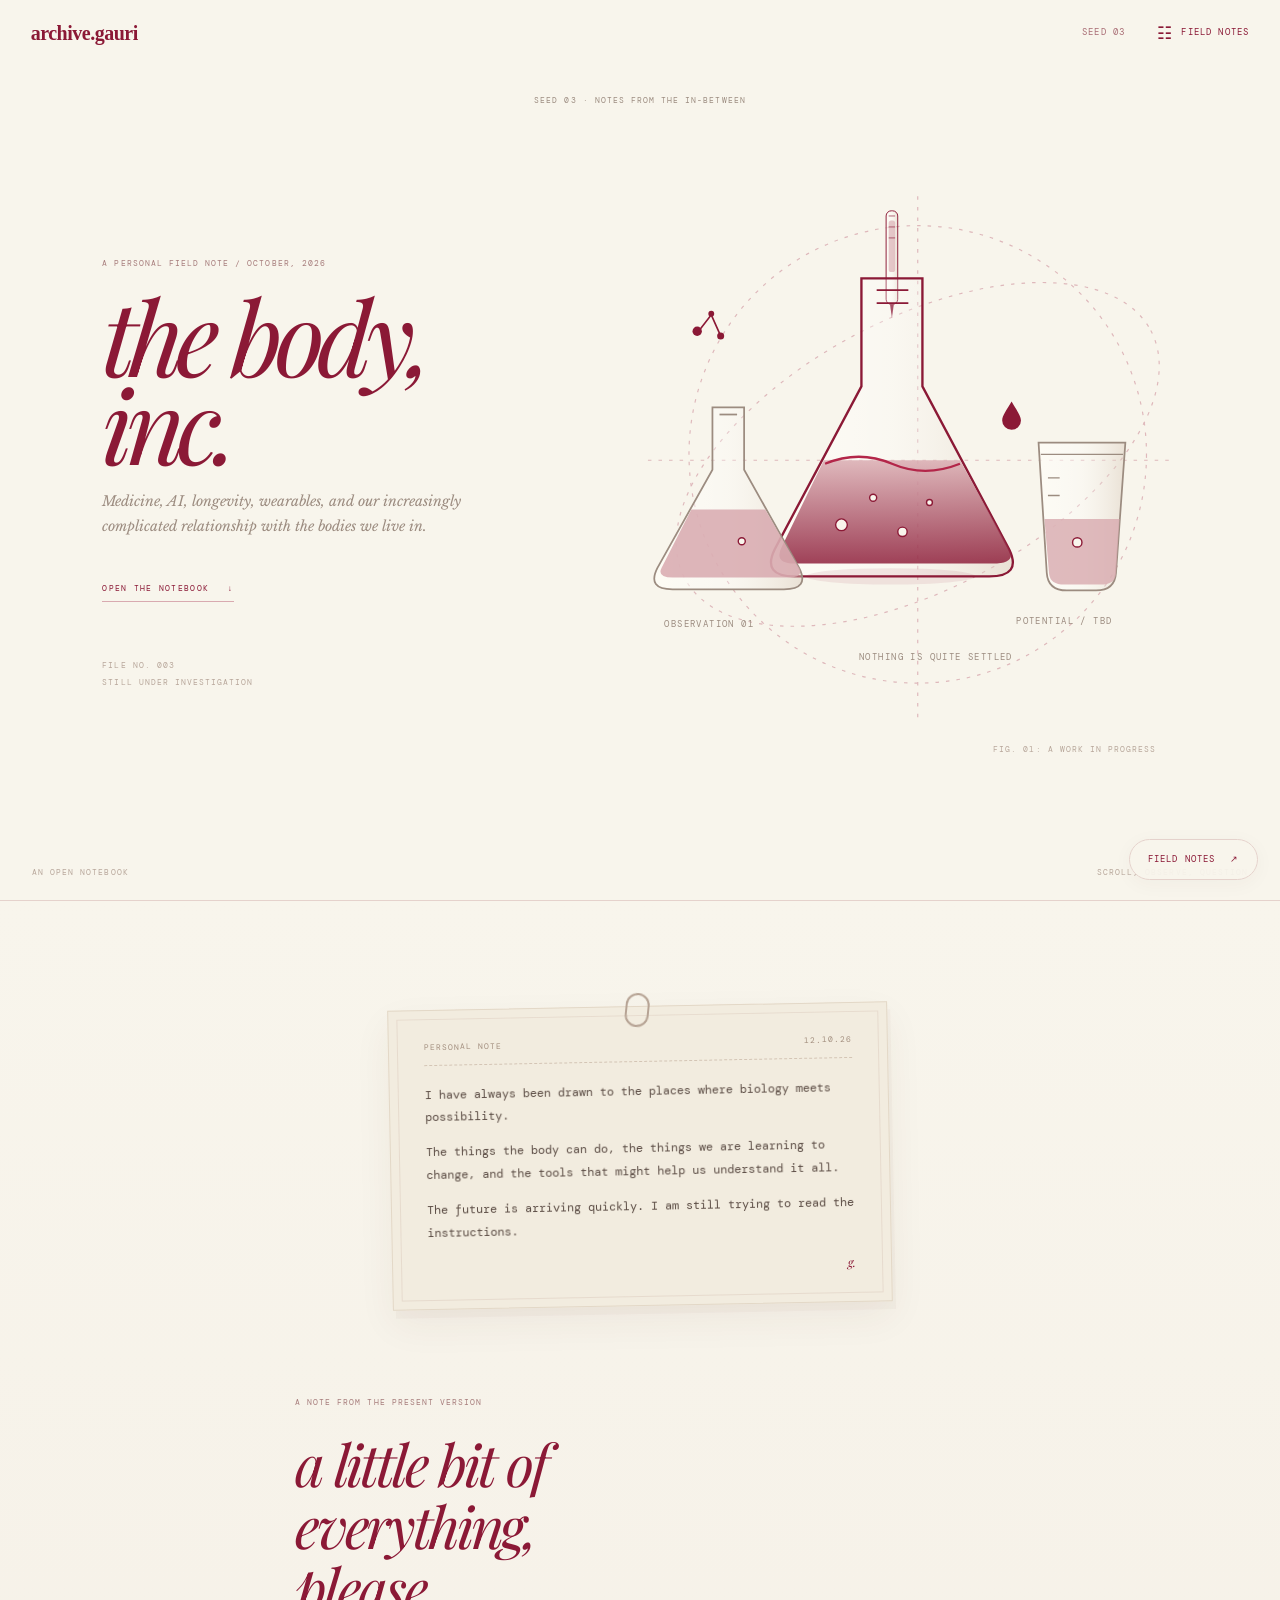
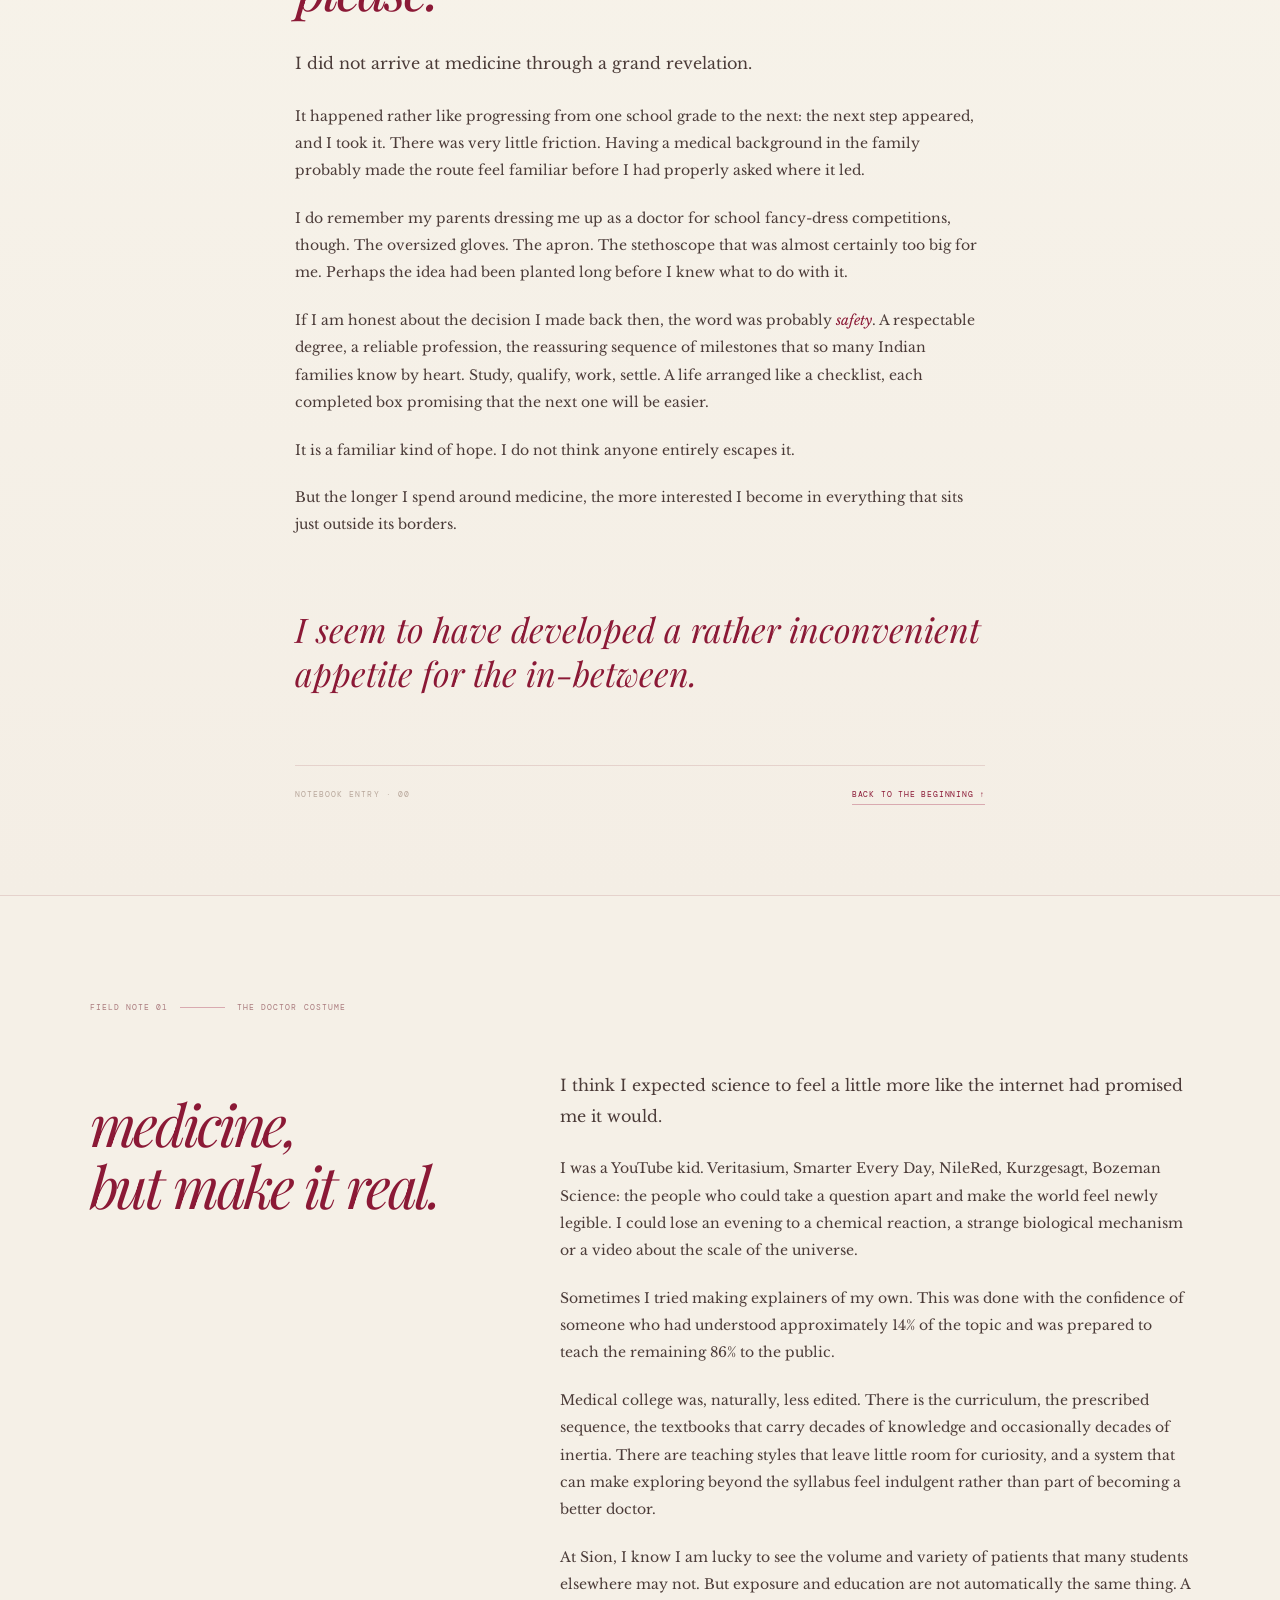
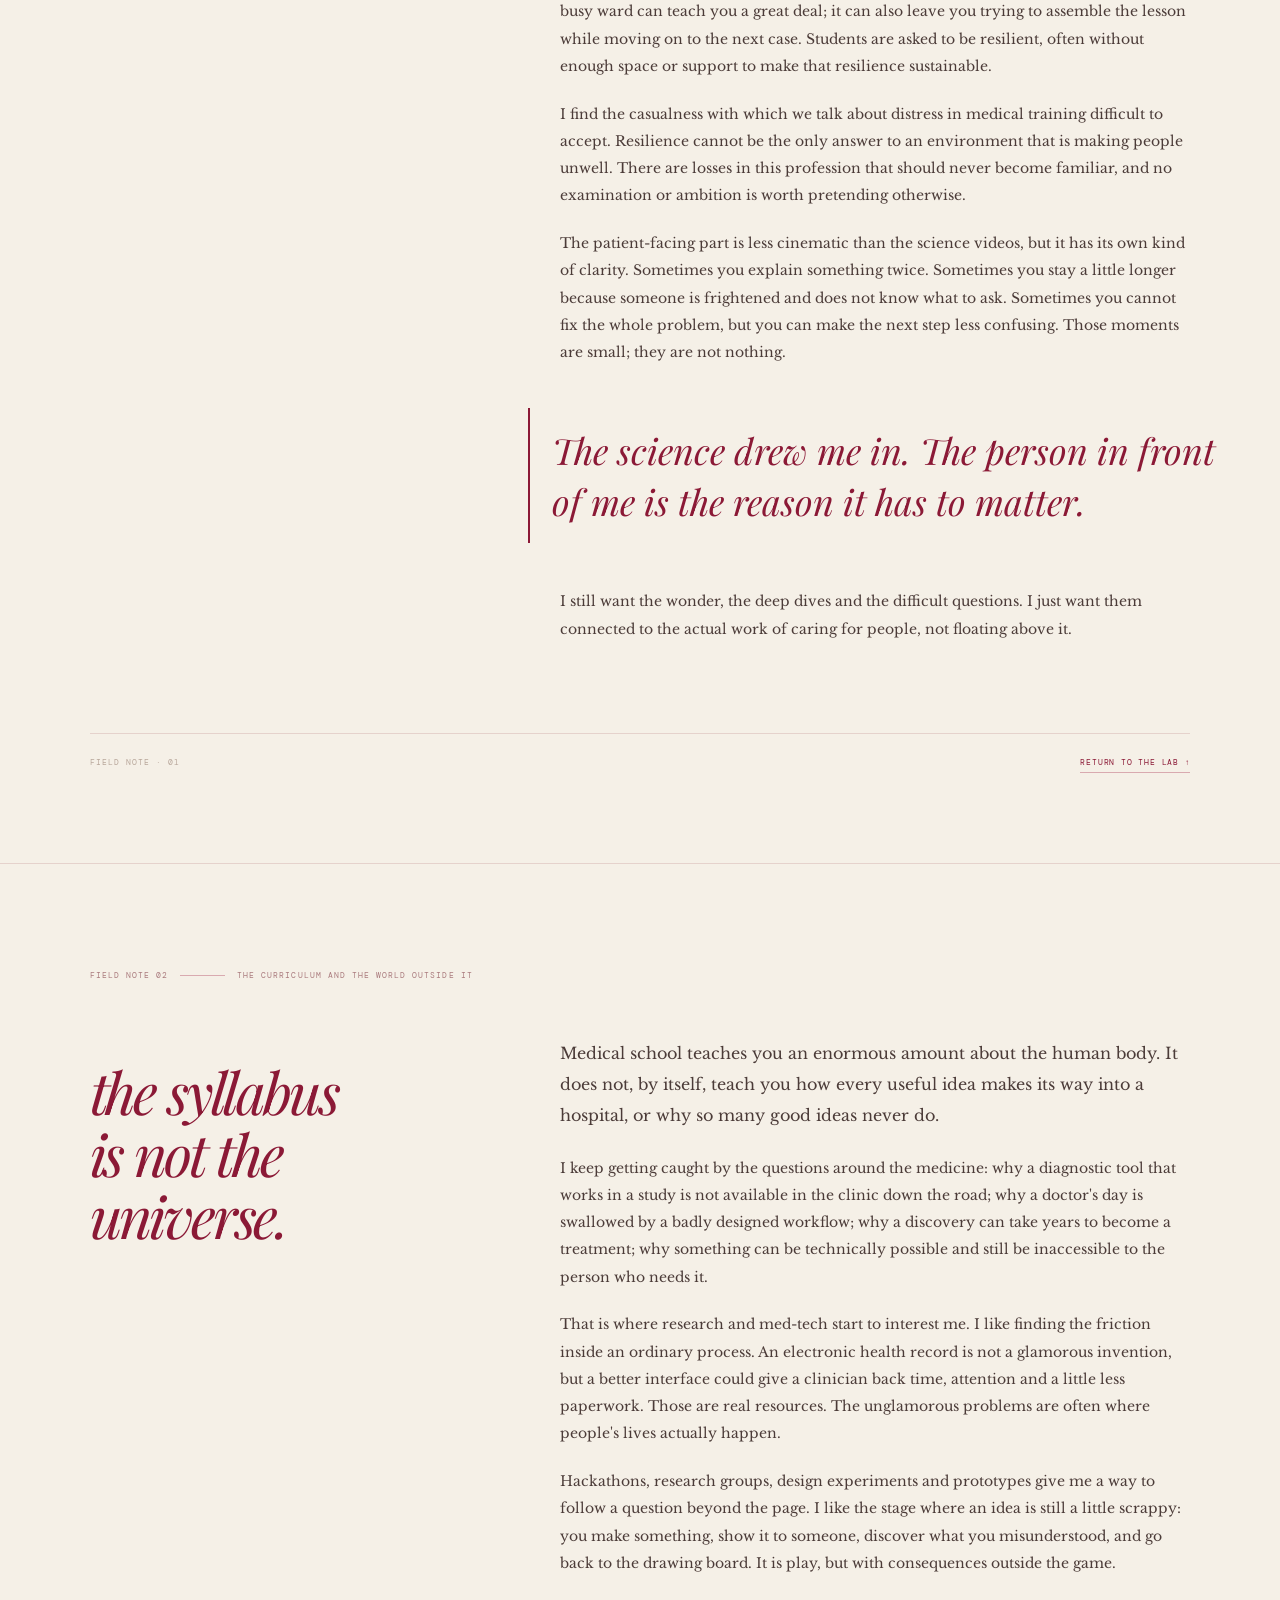
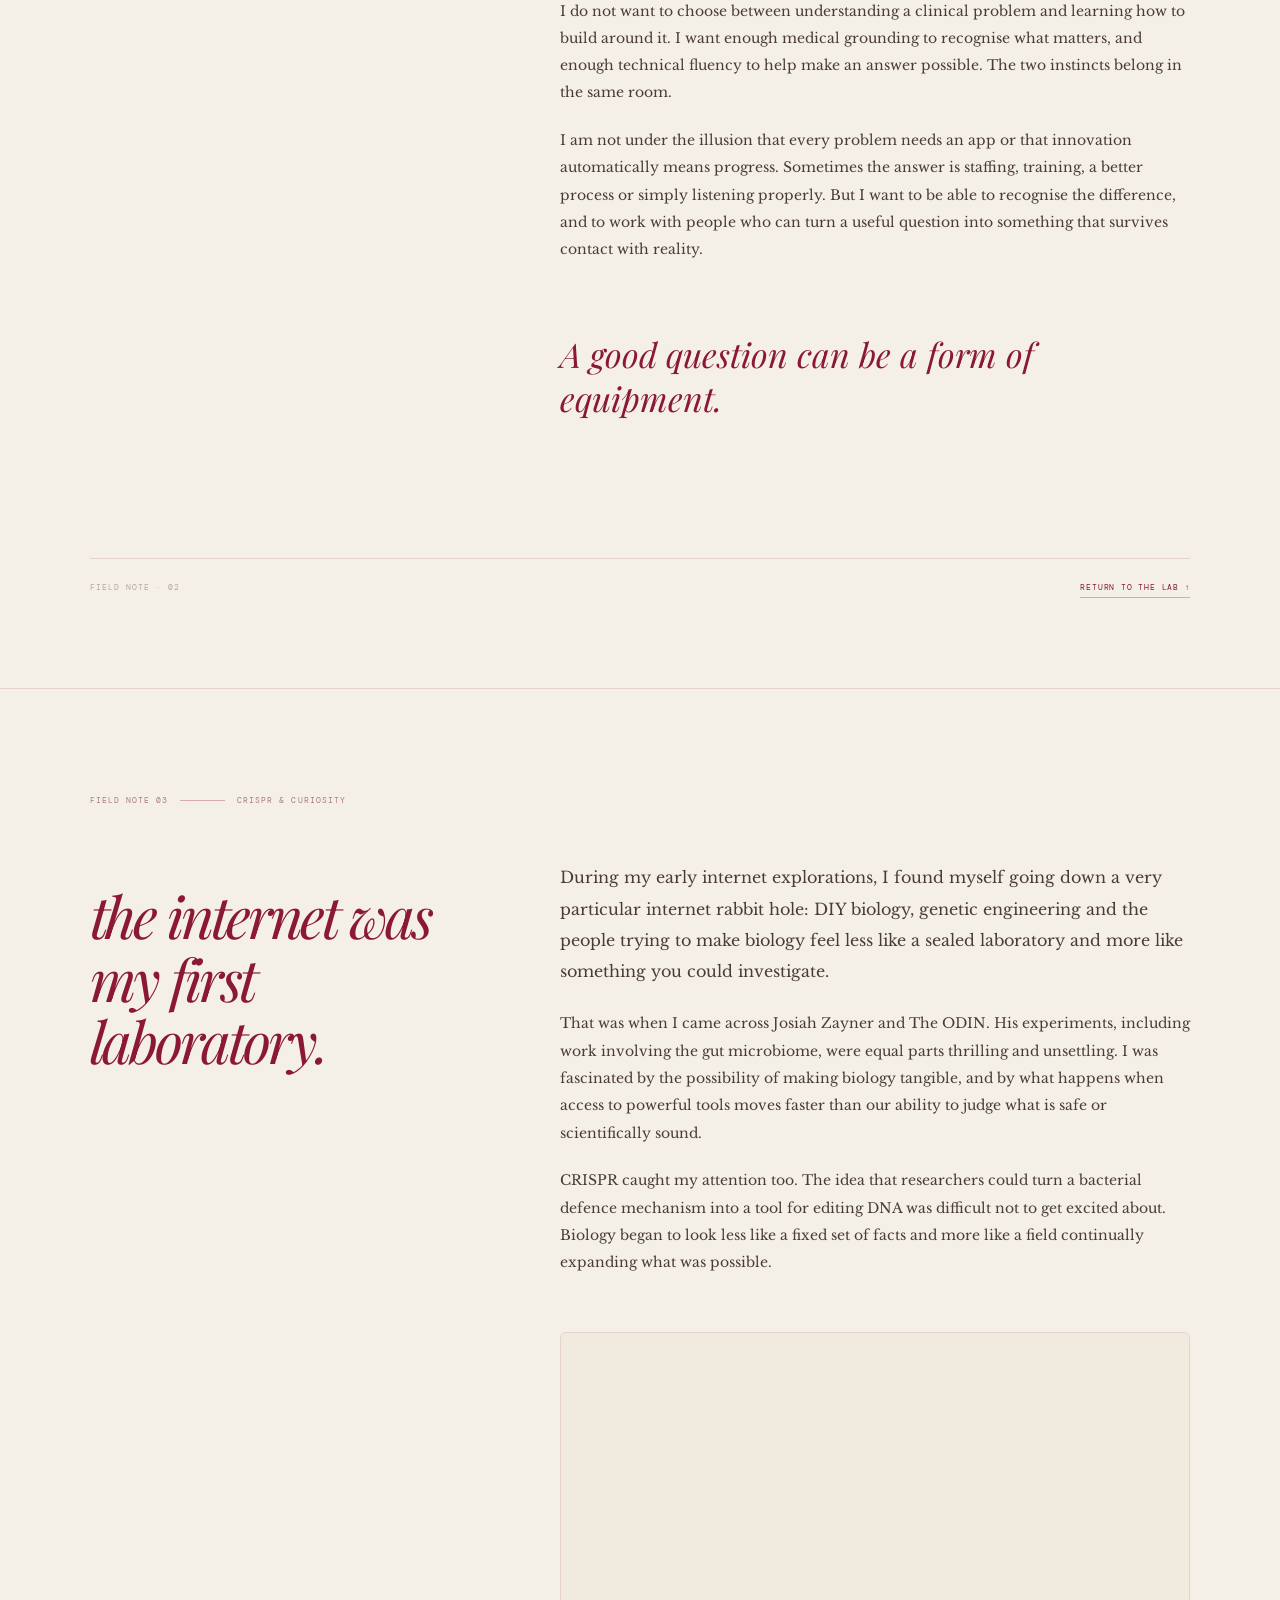
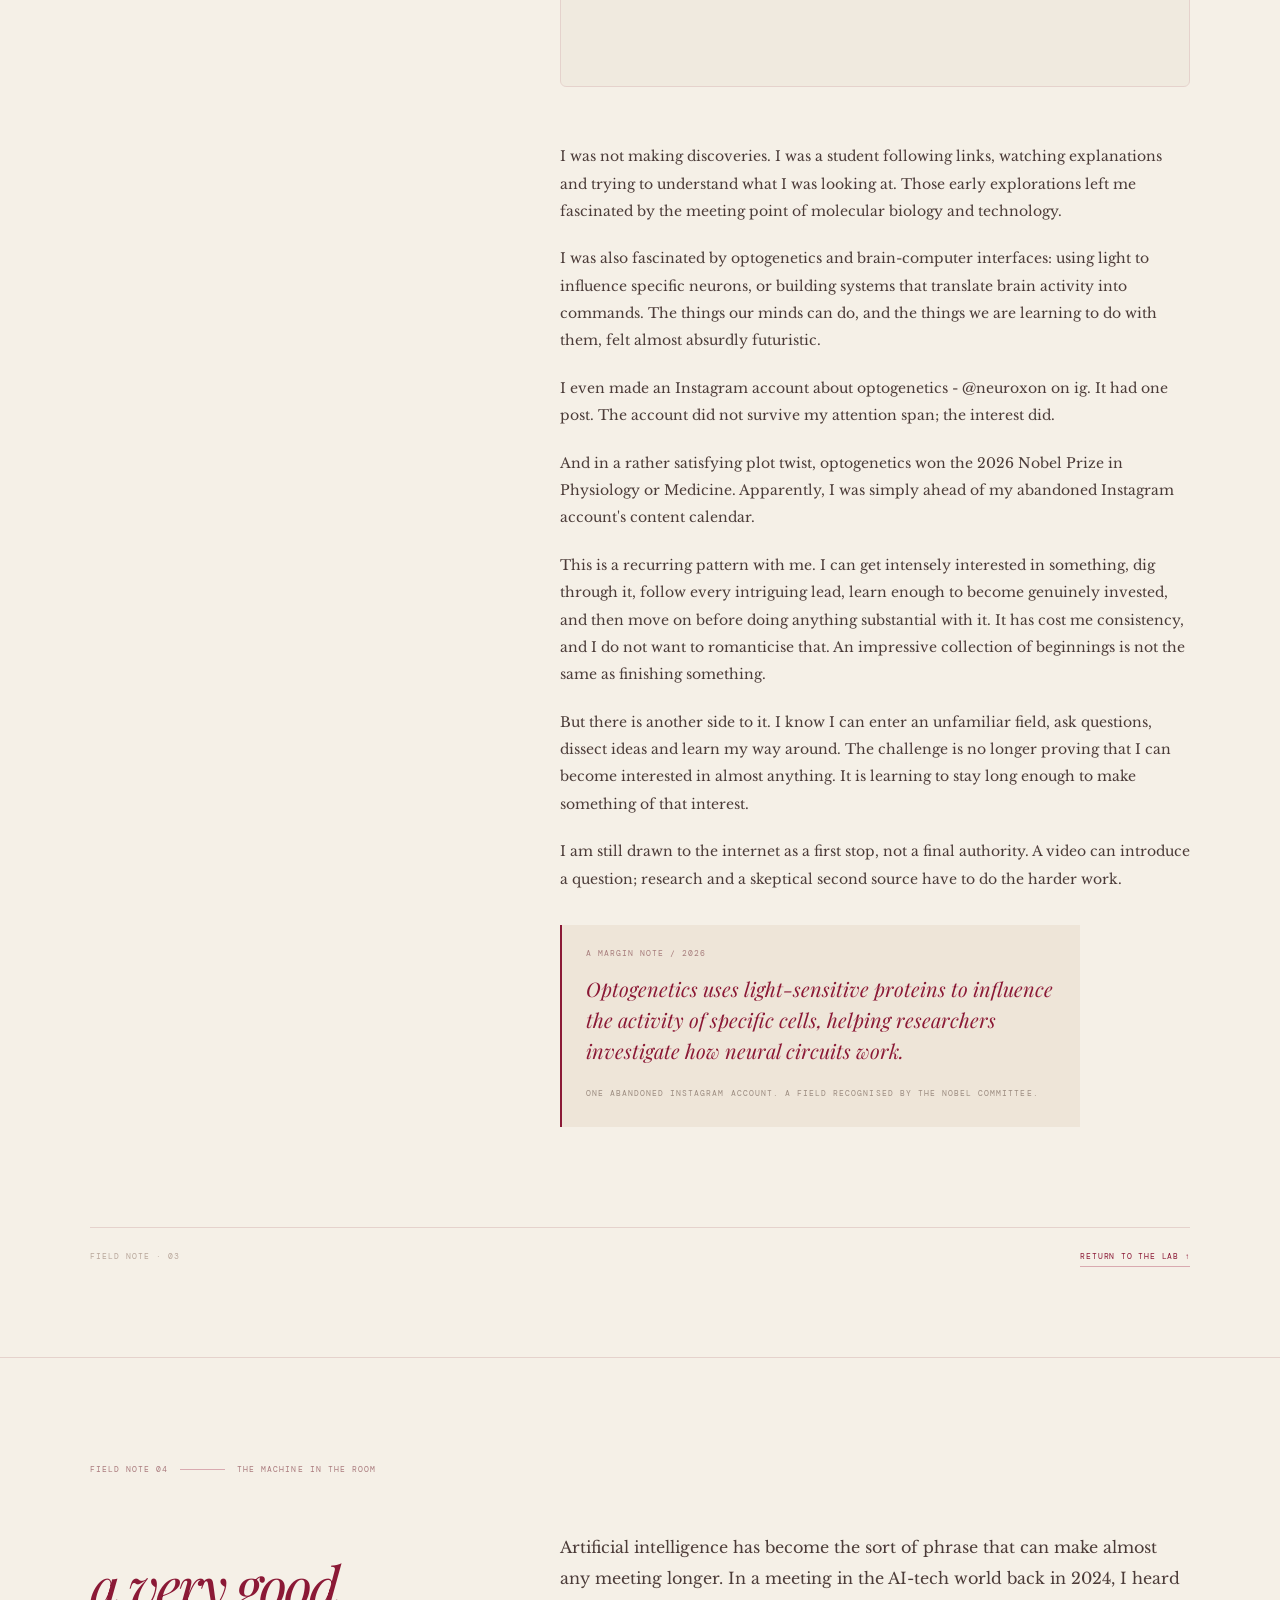
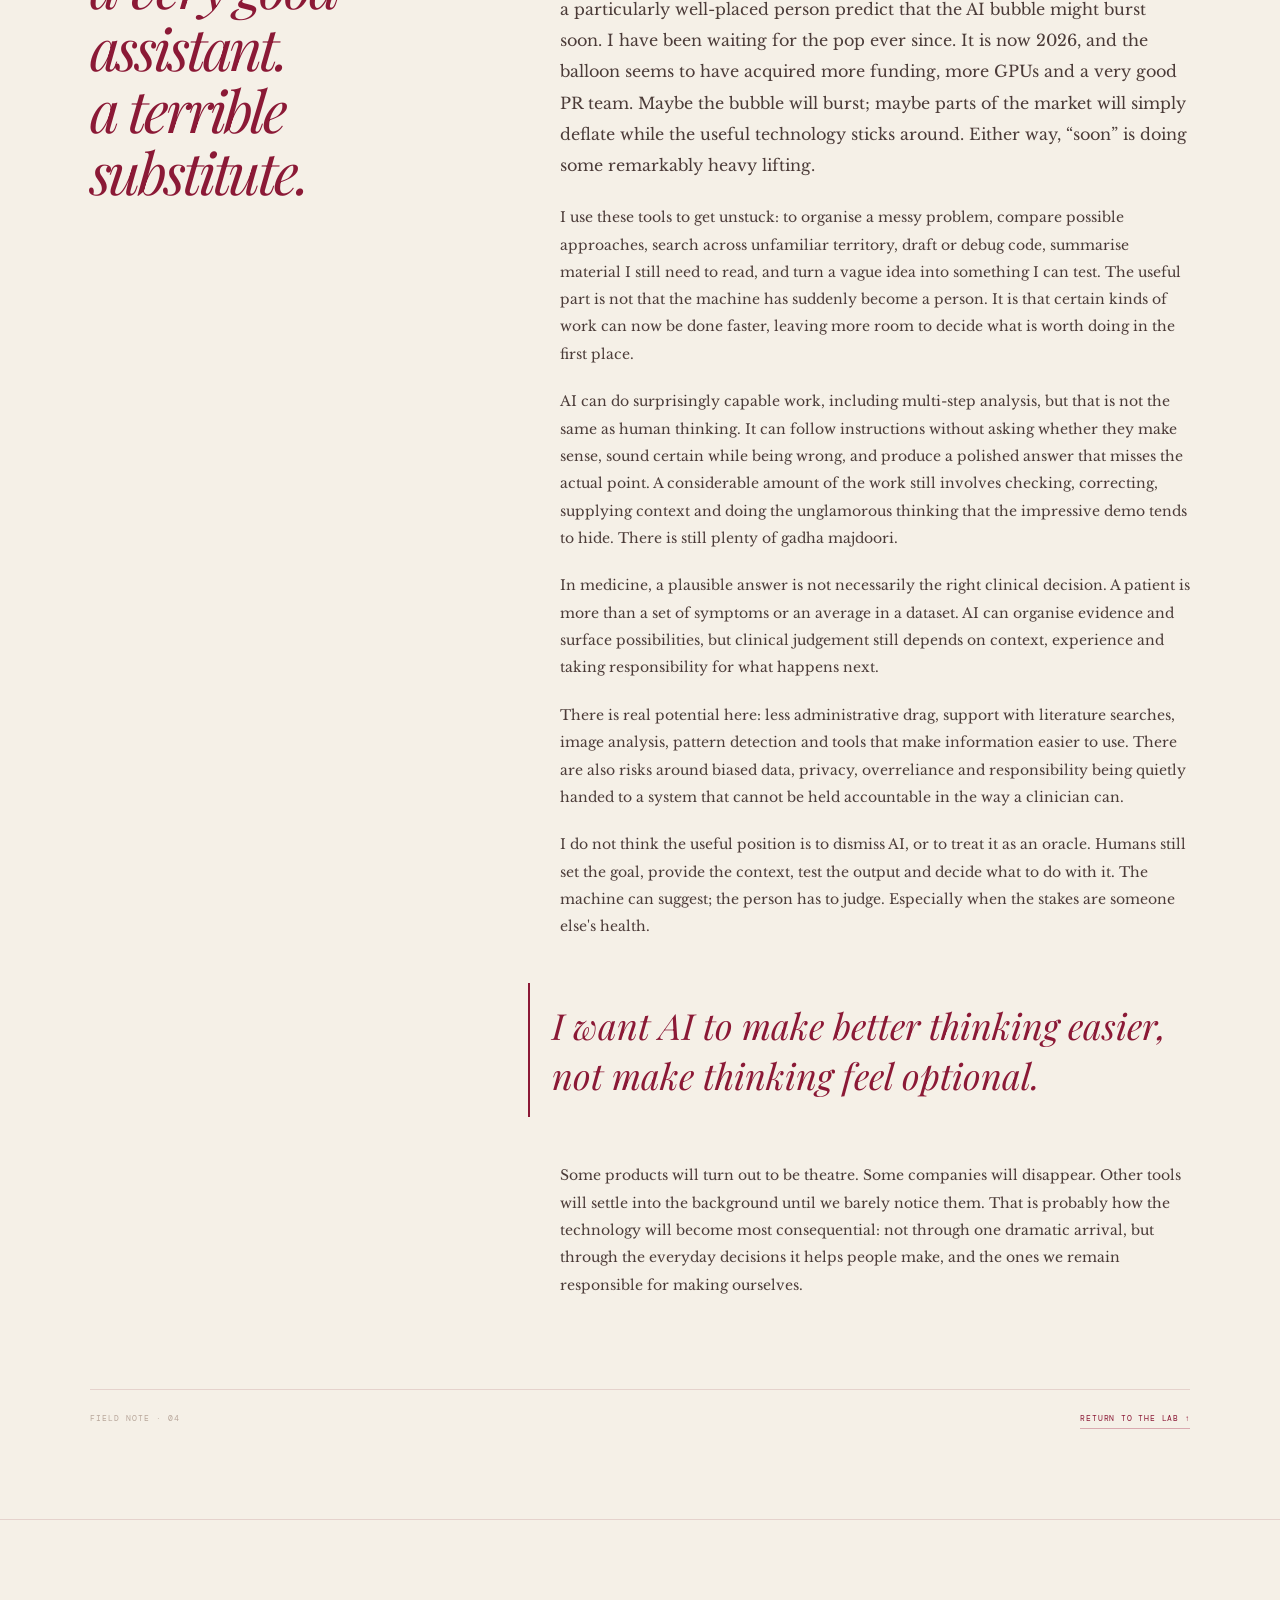
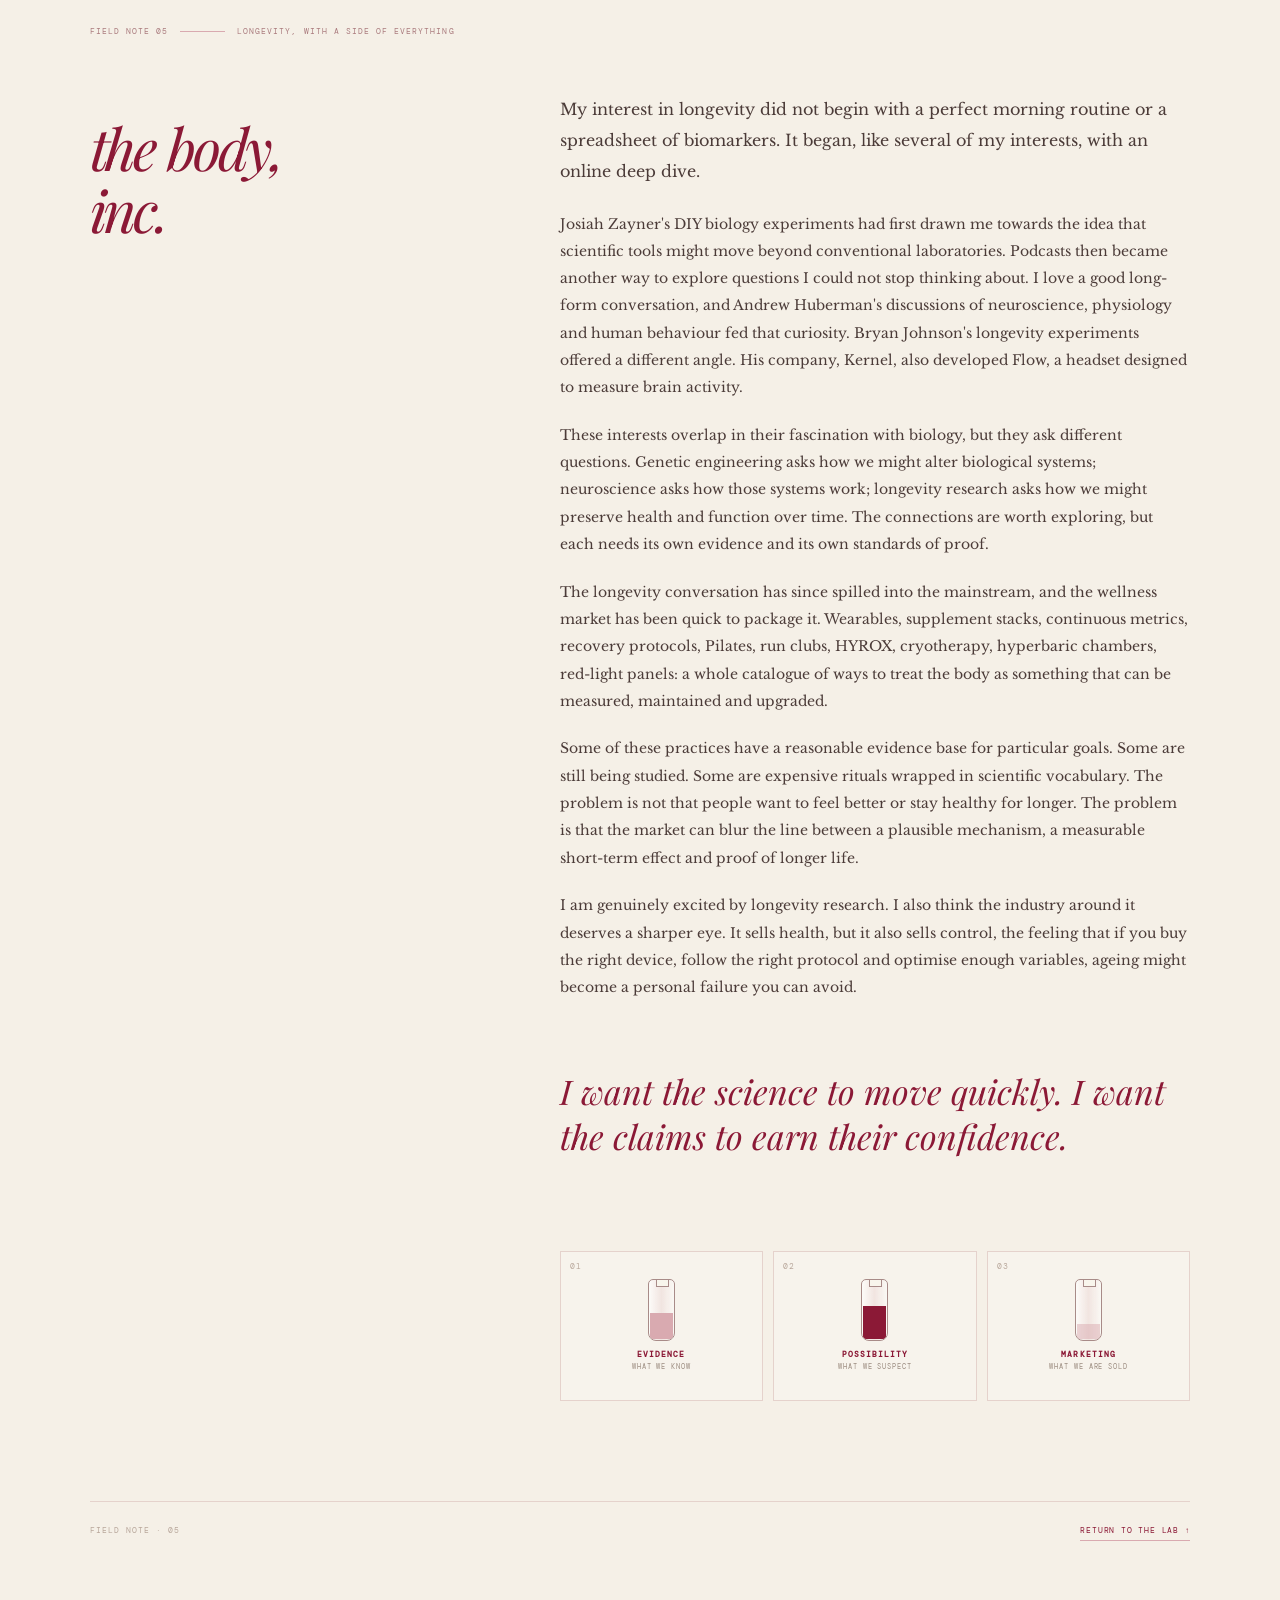
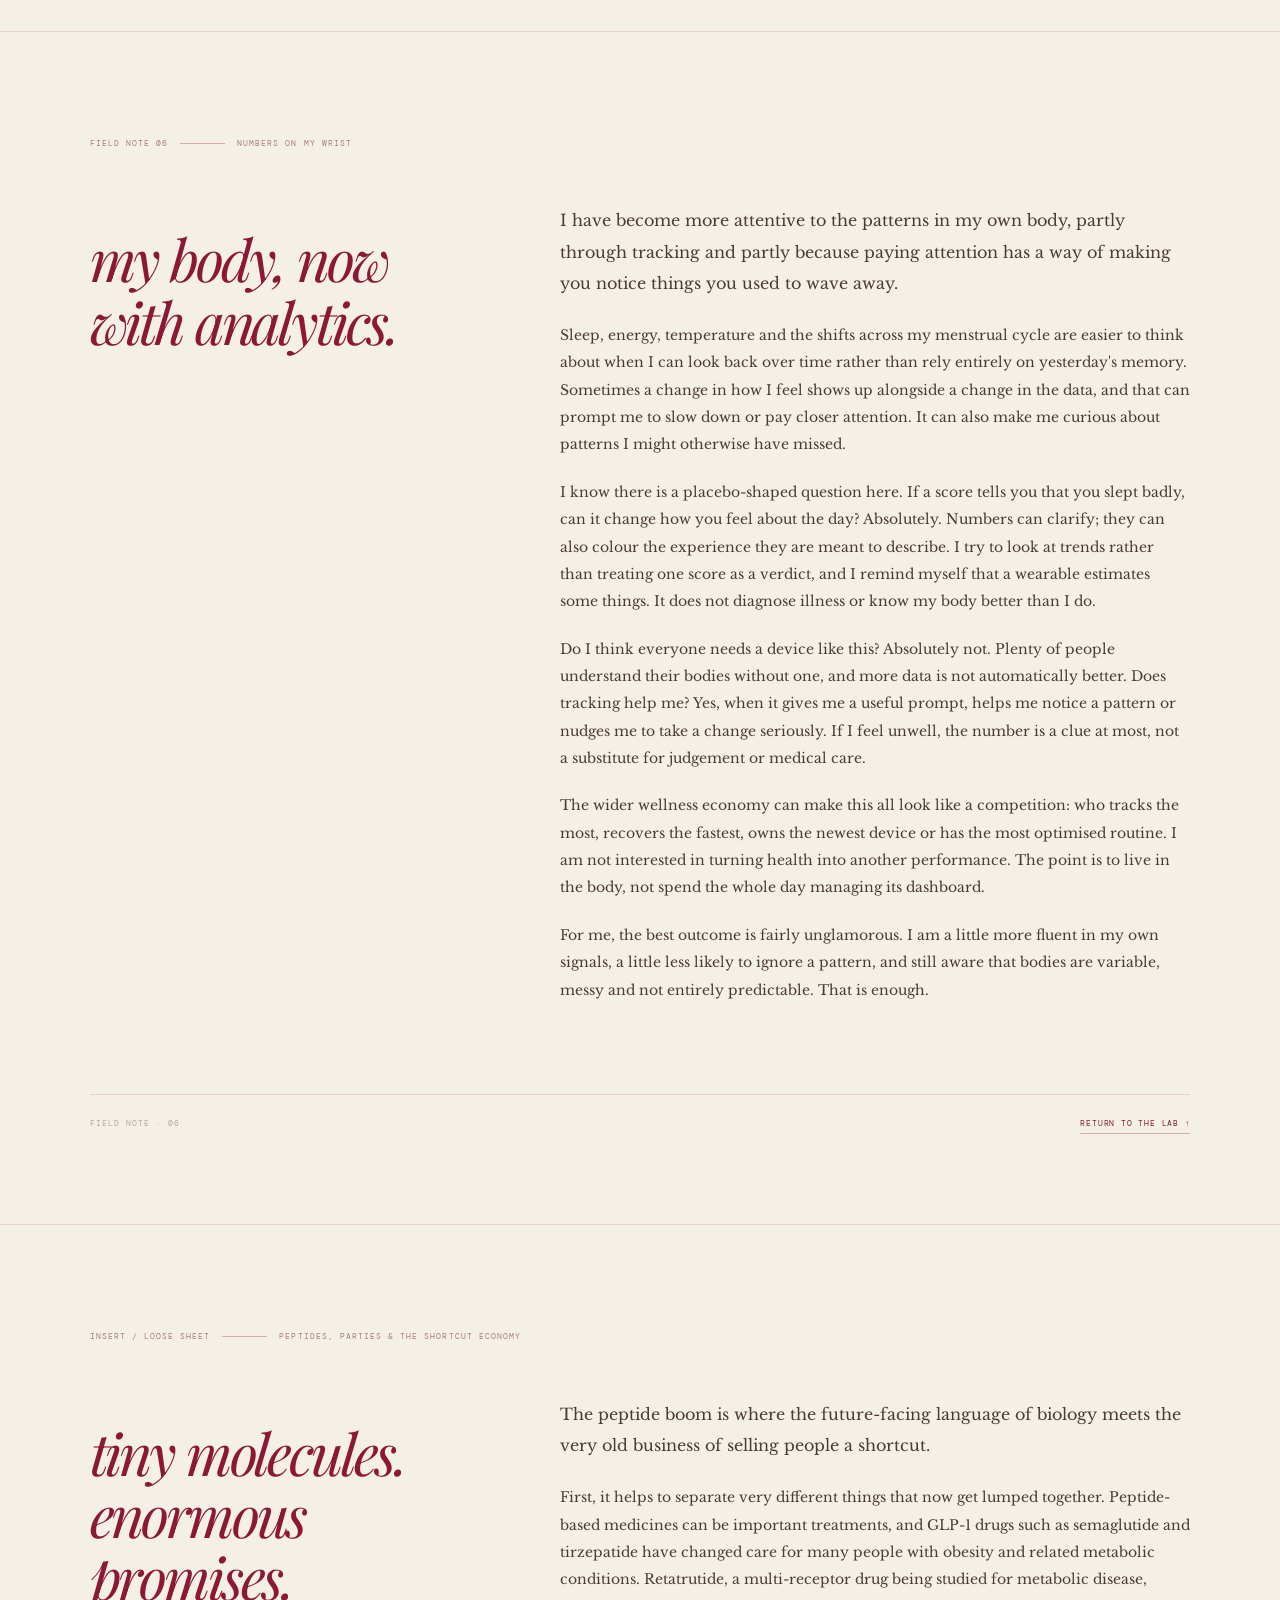
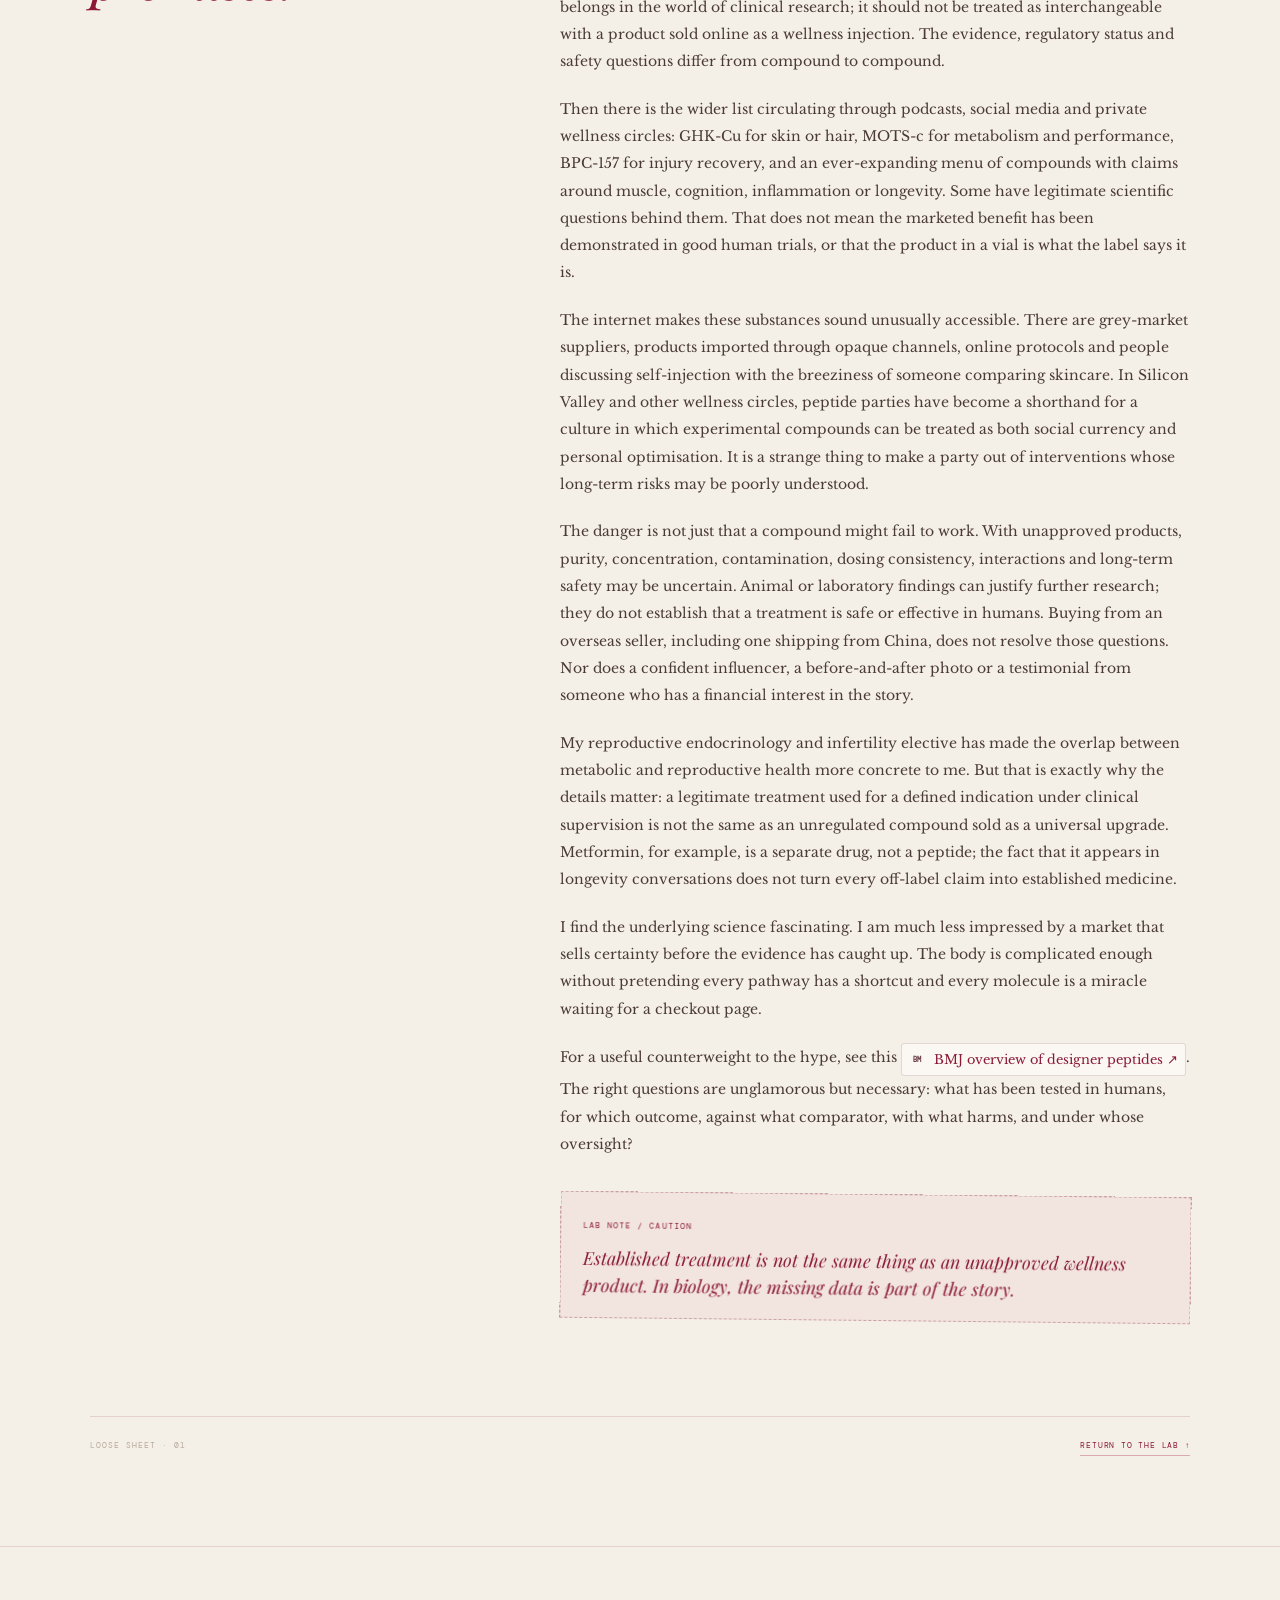
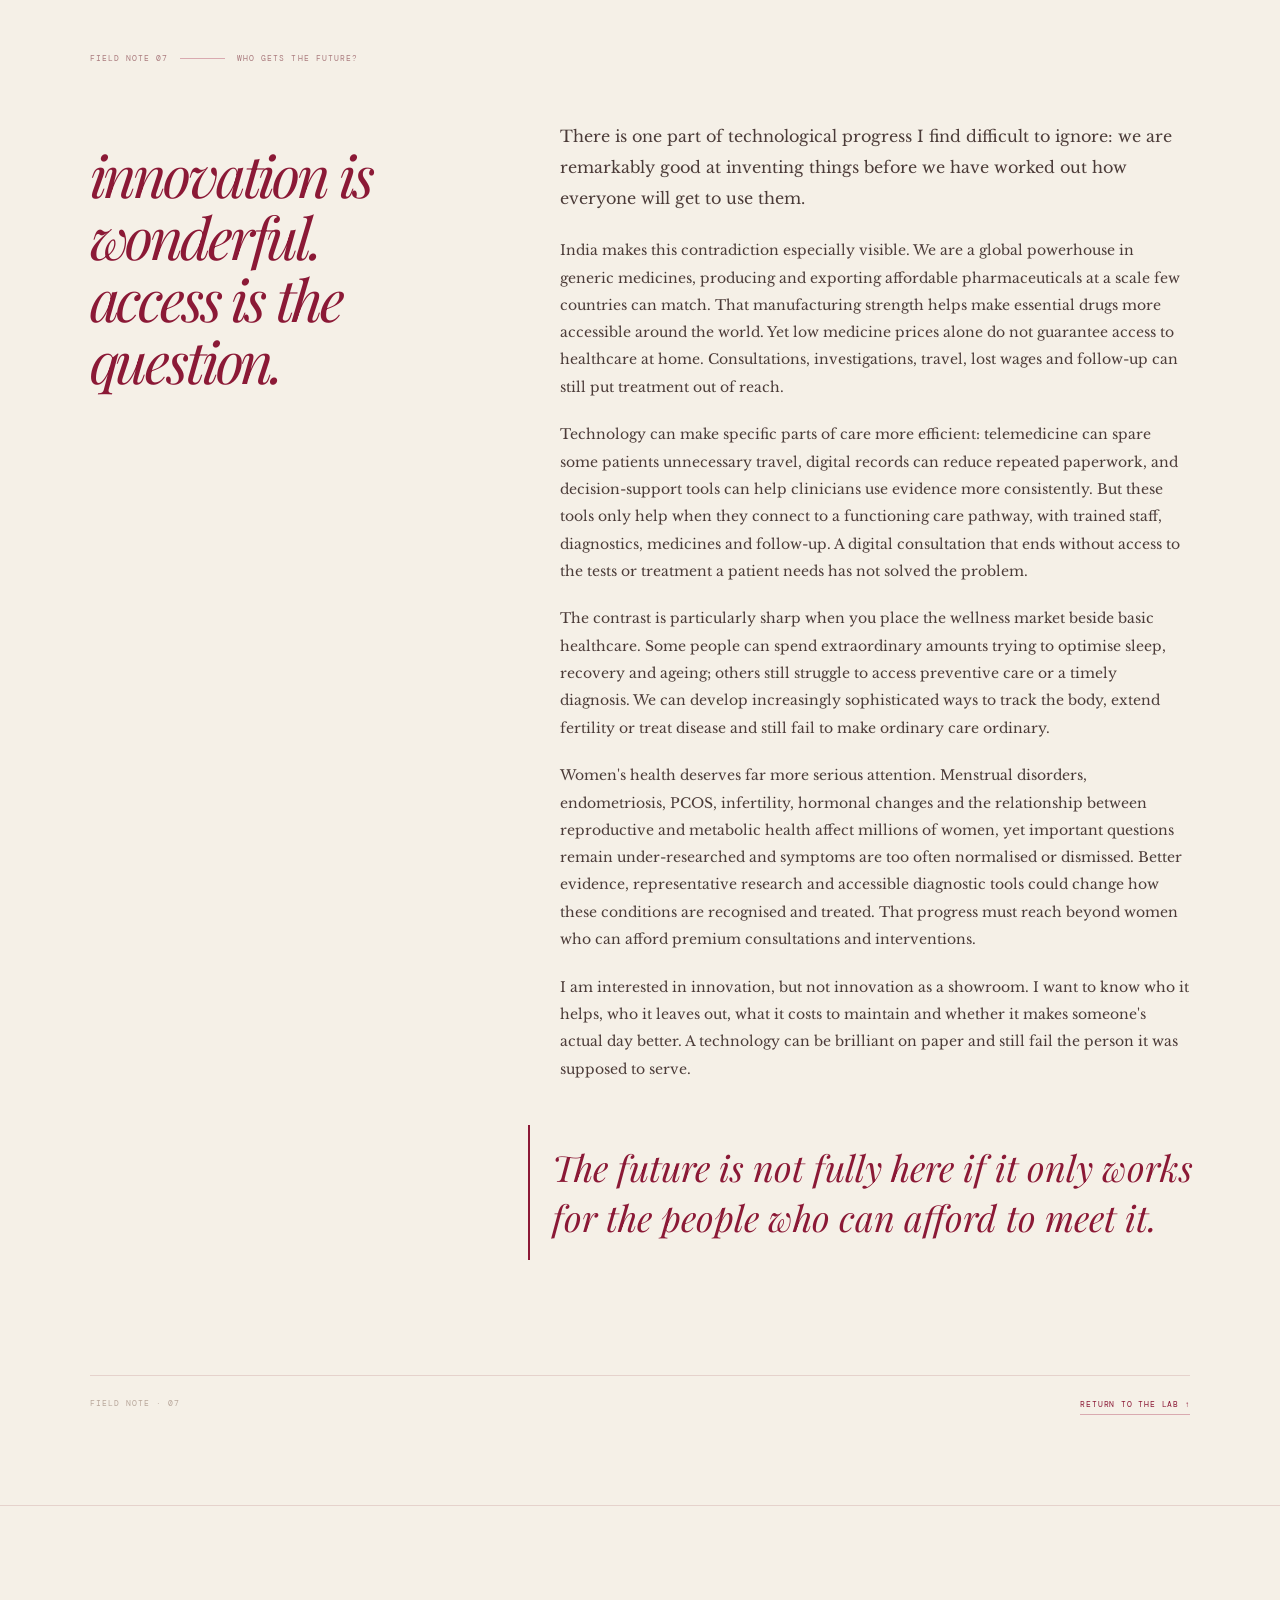
<file: seed03/index.html>
<!doctype html>
<html lang="en">
<head>
<meta charset="utf-8"><meta name="viewport" content="width=device-width, initial-scale=1"><meta name="theme-color" content="#f8f5ec">
<title>The Body, Inc. · archive.gauri</title>
<meta name="description" content="Medicine, AI, longevity, and the technologies changing what we know about the human body.">
<link rel="stylesheet" href="style.css">
  <link rel="stylesheet" href="../resource-cards.css"><script defer src="script.js"></script>
  <script defer src="../resource-cards.js"></script>
</head>
<body>
<a class="skip-link" href="#opening">Skip to essay</a>
<header class="site-header"><a class="wordmark" href="../index.html">archive.gauri</a><div class="header-right"><span class="edition">SEED 03</span><button class="index-toggle" id="indexToggle" aria-expanded="false" aria-controls="threadDrawer"><span class="index-icon">☷</span><span>FIELD NOTES</span></button></div></header>
<aside class="thread-drawer" id="threadDrawer" aria-label="Essay contents" hidden><div class="drawer-top"><span class="eyebrow">FIND YOUR WAY</span><button class="drawer-close" id="drawerClose" aria-label="Close contents">×</button></div><p class="drawer-intro">A few things I have been thinking about. No lab coat required.</p><nav class="drawer-links"><a href="#opening"><span>00</span>the first note</a><a href="#how-i-got-here"><span>01</span>the doctor costume</a><a href="#medicine-unedited"><span>02</span>medicine, unedited</a><a href="#rabbit-holes"><span>03</span>quarantine, CRISPR & curiosity</a><a href="#machine-in-the-room"><span>04</span>the machine in the room</a><a href="#body-inc"><span>05</span>the body, inc.</a><a href="#numbers-on-my-wrist"><span>06</span>numbers on my wrist</a><a href="#peptides-and-promises"><span>07</span>peptides, parties & promises</a><a href="#who-gets-the-future"><span>08</span>who gets the future?</a><a href="#still-curious"><span>09</span>a note to the future</a></nav><div class="drawer-note">OBSERVE · QUESTION · REPEAT</div></aside><div class="drawer-scrim" id="drawerScrim" hidden></div>
<main>
<section class="lab-hero" id="hero"><div class="hero-kicker">SEED 03 · NOTES FROM THE IN-BETWEEN</div><div class="hero-grid"><div class="hero-copy"><p class="tiny-label">A PERSONAL FIELD NOTE / OCTOBER, 2026</p><h1>the body,<br><em>inc.</em></h1><p class="hero-subtitle">Medicine, AI, longevity, wearables, and our increasingly complicated relationship with the bodies we live in.</p><button class="begin-button" data-target="opening">OPEN THE NOTEBOOK <span>↓</span></button><div class="hero-stamp">FILE NO. 003<br>STILL UNDER INVESTIGATION</div></div>
<div class="lab-illustration" aria-label="Animated laboratory glassware illustration"><svg viewBox="0 0 520 500" role="img" aria-labelledby="labTitle"><title id="labTitle">A small imaginary laboratory</title><defs><linearGradient id="glass" x1="0" x2="1"><stop offset="0" stop-color="#fffdf6" stop-opacity=".78"/><stop offset=".5" stop-color="#ffffff" stop-opacity=".25"/><stop offset="1" stop-color="#d8c8b8" stop-opacity=".45"/></linearGradient><linearGradient id="liquid" x1="0" x2="0" y1="0" y2="1"><stop stop-color="#d9aab0"/><stop offset="1" stop-color="#8b1936"/></linearGradient></defs><g fill="none" stroke="#d9aab0" stroke-width="1" stroke-dasharray="3 6" opacity=".8"><circle cx="270" cy="245" r="195"/><ellipse cx="270" cy="245" rx="225" ry="115" transform="rotate(-28 270 245)"/><path d="M40 250H490M270 25V470"/></g><g class="floating-molecule" fill="#8b1936"><circle cx="82" cy="140" r="4"/><circle cx="94" cy="125" r="2.5"/><circle cx="102" cy="144" r="3"/><path d="M84 139l10-13 8 18" fill="none" stroke="#8b1936" stroke-width="1.4"/></g><g class="pipette" transform="translate(248 0) scale(.55)"> <g class="pipette"><rect x="-9" y="0" width="18" height="145" rx="8" fill="url(#glass)" stroke="#8b1936" stroke-width="1.5"/><rect x="-5" y="15" width="10" height="80" rx="4" fill="#d9aab0" opacity=".65"/><path d="M-3 145L0 166 3 145" fill="#8b1936"/><path d="M-5 8H5M-5 25H5M-5 42H5" stroke="#8b1936" stroke-width="1"/></g> </g> <g class="flask flask-large"><path d="M222 95h52v92l74 139q11 23-17 23H165q-28 0-17-23l74-139z" fill="url(#glass)" stroke="#8b1936" stroke-width="2"/><path d="M190 250h116l42 76q6 12-14 12H165q-18 0-11-14z" fill="url(#liquid)" opacity=".82"/><path d="M191 253q29-12 57 0t58 0" fill="none" stroke="#b32649" stroke-width="2"/><path d="M235 105h27M235 116h27" stroke="#8b1936" stroke-width="1.5"/><ellipse cx="247" cy="349" rx="72" ry="7" fill="#8b1936" opacity=".09"/></g><g class="flask flask-small"><path d="M95 205h27v53l47 84q9 18-13 18H61q-22 0-13-18l47-84z" fill="url(#glass)" stroke="#9c8c80" stroke-width="1.5"/><path d="M77 292h63l29 50q4 8-10 8H61q-14 0-9-9z" fill="#d9aab0" opacity=".85"/><path d="M101 211h15" stroke="#9c8c80" stroke-width="1.5"/></g><g class="beaker"><path d="M373 235h74l-8 111q-1 15-17 15h-25q-16 0-17-15z" fill="url(#glass)" stroke="#9c8c80" stroke-width="1.5"/><path d="M378 300h64l-3 47q-1 9-13 9h-31q-12 0-13-9z" fill="#d9aab0" opacity=".8"/><path d="M375 245h70M381 265h10M381 280h10" stroke="#9c8c80" stroke-width="1.2"/></g><g class="bubbles" fill="#f8f5ec" stroke="#8b1936" stroke-width="1.2"><circle cx="205" cy="305" r="5"/><circle cx="232" cy="282" r="3"/><circle cx="257" cy="311" r="4"/><circle cx="280" cy="286" r="2.5"/><circle cx="120" cy="319" r="3"/><circle cx="406" cy="320" r="4"/></g><g class="drop"><path d="M0-10C-4-3-8 2-8 6a8 8 0 0016 0C8 2 4-3 0-10z" fill="#8b1936"/></g><g fill="#9c8c80" font-family="DM Mono,monospace" font-size="8" letter-spacing="1.2"><text x="54" y="392">OBSERVATION 01</text><text x="354" y="390">POTENTIAL / TBD</text><text x="220" y="420">NOTHING IS QUITE SETTLED</text></g></svg><span class="lab-caption">FIG. 01: a work in progress</span></div></div><div class="hero-footnote"><span>AN OPEN NOTEBOOK</span><span>SCROLL, OBSERVE, QUESTION</span></div></section>
<div class="reading-progress" aria-hidden="true"><span id="progressBar"></span></div>
<section class="opening-section reading-section" id="opening"><div class="section-inner"><div class="typewriter-card"><div class="paperclip"></div><div class="paper-topline"><span>PERSONAL NOTE</span><span>12.10.26</span></div><p class="typed-text">I have always been drawn to the places where biology meets possibility.</p><p class="typed-text delay-one">The things the body can do, the things we are learning to change, and the tools that might help us understand it all.</p><p class="typed-text delay-two">The future is arriving quickly. I am still trying to read the instructions.</p><div class="typed-signoff">g.</div></div><p class="eyebrow">A NOTE FROM THE PRESENT VERSION</p><h2 class="opening-title">a little bit of<br><em>everything, please.</em></h2><div class="section-copy"><p>I did not arrive at medicine through a grand revelation.</p><p>It happened rather like progressing from one school grade to the next: the next step appeared, and I took it. There was very little friction. Having a medical background in the family probably made the route feel familiar before I had properly asked where it led.</p><p>I do remember my parents dressing me up as a doctor for school fancy-dress competitions, though. The oversized gloves. The apron. The stethoscope that was almost certainly too big for me. Perhaps the idea had been planted long before I knew what to do with it.</p><p>If I am honest about the decision I made back then, the word was probably <em>safety</em>. A respectable degree, a reliable profession, the reassuring sequence of milestones that so many Indian families know by heart. Study, qualify, work, settle. A life arranged like a checklist, each completed box promising that the next one will be easier.</p><p>It is a familiar kind of hope. I do not think anyone entirely escapes it.</p><p>But the longer I spend around medicine, the more interested I become in everything that sits just outside its borders.</p><p class="line-alone">I seem to have developed a rather inconvenient appetite for the in-between.</p></div><div class="section-end"><span>NOTEBOOK ENTRY · 00</span><button data-target="hero" class="return-top">back to the beginning ↑</button></div></div></section>
<section class="essay-section reading-section" id="how-i-got-here"><div class="section-inner"><div class="section-topline"><span>FIELD NOTE 01</span><span class="topline-rule"></span><span>THE DOCTOR COSTUME</span></div><h2>medicine,<br><em>but make it real.</em></h2><div class="section-copy"><p>I think I expected science to feel a little more like the internet had promised me it would.</p><p>I was a YouTube kid. Veritasium, Smarter Every Day, NileRed, Kurzgesagt, Bozeman Science: the people who could take a question apart and make the world feel newly legible. I could lose an evening to a chemical reaction, a strange biological mechanism or a video about the scale of the universe.</p><p>Sometimes I tried making explainers of my own. This was done with the confidence of someone who had understood approximately 14% of the topic and was prepared to teach the remaining 86% to the public.</p><p>Medical college was, naturally, less edited. There is the curriculum, the prescribed sequence, the textbooks that carry decades of knowledge and occasionally decades of inertia. There are teaching styles that leave little room for curiosity, and a system that can make exploring beyond the syllabus feel indulgent rather than part of becoming a better doctor.</p><p>At Sion, I know I am lucky to see the volume and variety of patients that many students elsewhere may not. But exposure and education are not automatically the same thing. A busy ward can teach you a great deal; it can also leave you trying to assemble the lesson while moving on to the next case. Students are asked to be resilient, often without enough space or support to make that resilience sustainable.</p><p>I find the casualness with which we talk about distress in medical training difficult to accept. Resilience cannot be the only answer to an environment that is making people unwell. There are losses in this profession that should never become familiar, and no examination or ambition is worth pretending otherwise.</p><p>The patient-facing part is less cinematic than the science videos, but it has its own kind of clarity. Sometimes you explain something twice. Sometimes you stay a little longer because someone is frightened and does not know what to ask. Sometimes you cannot fix the whole problem, but you can make the next step less confusing. Those moments are small; they are not nothing.</p><blockquote class="pull-quote">The science drew me in. The person in front of me is the reason it has to matter.</blockquote><p>I still want the wonder, the deep dives and the difficult questions. I just want them connected to the actual work of caring for people, not floating above it.</p></div><div class="section-end"><span>FIELD NOTE · 01</span><button data-target="hero" class="return-top">return to the lab ↑</button></div></div></section>
<section class="essay-section alternate reading-section" id="medicine-unedited"><div class="section-inner"><div class="section-topline"><span>FIELD NOTE 02</span><span class="topline-rule"></span><span>THE CURRICULUM AND THE WORLD OUTSIDE IT</span></div><h2>the syllabus<br><em>is not the universe.</em></h2><div class="section-copy"><p>Medical school teaches you an enormous amount about the human body. It does not, by itself, teach you how every useful idea makes its way into a hospital, or why so many good ideas never do.</p><p>I keep getting caught by the questions around the medicine: why a diagnostic tool that works in a study is not available in the clinic down the road; why a doctor's day is swallowed by a badly designed workflow; why a discovery can take years to become a treatment; why something can be technically possible and still be inaccessible to the person who needs it.</p><p>That is where research and med-tech start to interest me. I like finding the friction inside an ordinary process. An electronic health record is not a glamorous invention, but a better interface could give a clinician back time, attention and a little less paperwork. Those are real resources. The unglamorous problems are often where people's lives actually happen.</p><p>Hackathons, research groups, design experiments and prototypes give me a way to follow a question beyond the page. I like the stage where an idea is still a little scrappy: you make something, show it to someone, discover what you misunderstood, and go back to the drawing board. It is play, but with consequences outside the game.</p><p>I do not want to choose between understanding a clinical problem and learning how to build around it. I want enough medical grounding to recognise what matters, and enough technical fluency to help make an answer possible. The two instincts belong in the same room.</p><p>I am not under the illusion that every problem needs an app or that innovation automatically means progress. Sometimes the answer is staffing, training, a better process or simply listening properly. But I want to be able to recognise the difference, and to work with people who can turn a useful question into something that survives contact with reality.</p><p class="line-alone">A good question can be a form of equipment.</p></div><div class="section-end"><span>FIELD NOTE · 02</span><button data-target="hero" class="return-top">return to the lab ↑</button></div></div></section>
<section class="essay-section reading-section" id="rabbit-holes"><div class="section-inner"><div class="section-topline"><span>FIELD NOTE 03</span><span class="topline-rule"></span><span>CRISPR & CURIOSITY</span></div><h2>the internet was<br><em>my first laboratory.</em></h2><div class="section-copy"><p>During my early internet explorations, I found myself going down a very particular internet rabbit hole: DIY biology, genetic engineering and the people trying to make biology feel less like a sealed laboratory and more like something you could investigate.</p>
<p>That was when I came across Josiah Zayner and The ODIN. His experiments, including work involving the gut microbiome, were equal parts thrilling and unsettling. I was fascinated by the possibility of making biology tangible, and by what happens when access to powerful tools moves faster than our ability to judge what is safe or scientifically sound.</p>
<p>CRISPR caught my attention too. The idea that researchers could turn a bacterial defence mechanism into a tool for editing DNA was difficult not to get excited about. Biology began to look less like a fixed set of facts and more like a field continually expanding what was possible.</p>
<div class="video-embed" aria-label="CRISPR video"><iframe src="https://www.youtube-nocookie.com/embed/uFI-zDpe_C0" title="CRISPR video" loading="lazy" allow="accelerometer; autoplay; clipboard-write; encrypted-media; gyroscope; picture-in-picture; web-share" allowfullscreen></iframe></div>
<p>I was not making discoveries. I was a student following links, watching explanations and trying to understand what I was looking at. Those early explorations left me fascinated by the meeting point of molecular biology and technology.</p>
<p>I was also fascinated by optogenetics and brain-computer interfaces: using light to influence specific neurons, or building systems that translate brain activity into commands. The things our minds can do, and the things we are learning to do with them, felt almost absurdly futuristic.</p>
<p>I even made an Instagram account about optogenetics - @neuroxon on ig. It had one post. The account did not survive my attention span; the interest did.</p>
<p>And in a rather satisfying plot twist, optogenetics won the 2026 Nobel Prize in Physiology or Medicine. Apparently, I was simply ahead of my abandoned Instagram account's content calendar.</p>
<p>This is a recurring pattern with me. I can get intensely interested in something, dig through it, follow every intriguing lead, learn enough to become genuinely invested, and then move on before doing anything substantial with it. It has cost me consistency, and I do not want to romanticise that. An impressive collection of beginnings is not the same as finishing something.</p>
<p>But there is another side to it. I know I can enter an unfamiliar field, ask questions, dissect ideas and learn my way around. The challenge is no longer proving that I can become interested in almost anything. It is learning to stay long enough to make something of that interest.</p>
<p>I am still drawn to the internet as a first stop, not a final authority. A video can introduce a question; research and a skeptical second source have to do the harder work.</p>
</div>
<div class="science-card"><div class="card-label">A MARGIN NOTE / 2026</div><p>Optogenetics uses light-sensitive proteins to influence the activity of specific cells, helping researchers investigate how neural circuits work.</p><span>One abandoned Instagram account. A field recognised by the Nobel committee.</span></div>
<div class="section-end"><span>FIELD NOTE · 03</span><button data-target="hero" class="return-top">return to the lab ↑</button></div></div></section>
<section class="essay-section alternate reading-section" id="machine-in-the-room"><div class="section-inner"><div class="section-topline"><span>FIELD NOTE 04</span><span class="topline-rule"></span><span>THE MACHINE IN THE ROOM</span></div><h2>a very good assistant.<br><em>a terrible substitute.</em></h2><div class="section-copy"><p>Artificial intelligence has become the sort of phrase that can make almost any meeting longer. In a meeting in the AI-tech world back in 2024, I heard a particularly well-placed person predict that the AI bubble might burst soon. I have been waiting for the pop ever since. It is now 2026, and the balloon seems to have acquired more funding, more GPUs and a very good PR team. Maybe the bubble will burst; maybe parts of the market will simply deflate while the useful technology sticks around. Either way, “soon” is doing some remarkably heavy lifting.</p><p>I use these tools to get unstuck: to organise a messy problem, compare possible approaches, search across unfamiliar territory, draft or debug code, summarise material I still need to read, and turn a vague idea into something I can test. The useful part is not that the machine has suddenly become a person. It is that certain kinds of work can now be done faster, leaving more room to decide what is worth doing in the first place.</p><p>AI can do surprisingly capable work, including multi-step analysis, but that is not the same as human thinking. It can follow instructions without asking whether they make sense, sound certain while being wrong, and produce a polished answer that misses the actual point. A considerable amount of the work still involves checking, correcting, supplying context and doing the unglamorous thinking that the impressive demo tends to hide. There is still plenty of gadha majdoori.</p><p>In medicine, a plausible answer is not necessarily the right clinical decision. A patient is more than a set of symptoms or an average in a dataset. AI can organise evidence and surface possibilities, but clinical judgement still depends on context, experience and taking responsibility for what happens next.</p><p>There is real potential here: less administrative drag, support with literature searches, image analysis, pattern detection and tools that make information easier to use. There are also risks around biased data, privacy, overreliance and responsibility being quietly handed to a system that cannot be held accountable in the way a clinician can.</p><p>I do not think the useful position is to dismiss AI, or to treat it as an oracle. Humans still set the goal, provide the context, test the output and decide what to do with it. The machine can suggest; the person has to judge. Especially when the stakes are someone else's health.</p><blockquote class="pull-quote">I want AI to make better thinking easier, not make thinking feel optional.</blockquote><p>Some products will turn out to be theatre. Some companies will disappear. Other tools will settle into the background until we barely notice them. That is probably how the technology will become most consequential: not through one dramatic arrival, but through the everyday decisions it helps people make, and the ones we remain responsible for making ourselves.</p></div><div class="section-end"><span>FIELD NOTE · 04</span><button data-target="hero" class="return-top">return to the lab ↑</button></div></div></section>
<section class="essay-section reading-section" id="body-inc"><div class="section-inner"><div class="section-topline"><span>FIELD NOTE 05</span><span class="topline-rule"></span><span>LONGEVITY, WITH A SIDE OF EVERYTHING</span></div><h2>the body,<br><em>inc.</em></h2><div class="section-copy"><p>My interest in longevity did not begin with a perfect morning routine or a spreadsheet of biomarkers. It began, like several of my interests, with an online deep dive.</p><p>Josiah Zayner's DIY biology experiments had first drawn me towards the idea that scientific tools might move beyond conventional laboratories. Podcasts then became another way to explore questions I could not stop thinking about. I love a good long-form conversation, and Andrew Huberman's discussions of neuroscience, physiology and human behaviour fed that curiosity. Bryan Johnson's longevity experiments offered a different angle. His company, Kernel, also developed Flow, a headset designed to measure brain activity.</p><p>These interests overlap in their fascination with biology, but they ask different questions. Genetic engineering asks how we might alter biological systems; neuroscience asks how those systems work; longevity research asks how we might preserve health and function over time. The connections are worth exploring, but each needs its own evidence and its own standards of proof.</p><p>The longevity conversation has since spilled into the mainstream, and the wellness market has been quick to package it. Wearables, supplement stacks, continuous metrics, recovery protocols, Pilates, run clubs, HYROX, cryotherapy, hyperbaric chambers, red-light panels: a whole catalogue of ways to treat the body as something that can be measured, maintained and upgraded.</p><p>Some of these practices have a reasonable evidence base for particular goals. Some are still being studied. Some are expensive rituals wrapped in scientific vocabulary. The problem is not that people want to feel better or stay healthy for longer. The problem is that the market can blur the line between a plausible mechanism, a measurable short-term effect and proof of longer life.</p><p>I am genuinely excited by longevity research. I also think the industry around it deserves a sharper eye. It sells health, but it also sells control, the feeling that if you buy the right device, follow the right protocol and optimise enough variables, ageing might become a personal failure you can avoid. </p><p class="line-alone">I want the science to move quickly. I want the claims to earn their confidence.</p></div><div class="specimen-strip"><div class="specimen"><span class="specimen-number">01</span><div class="mini-vial vial-rose"><i></i></div><b>evidence</b><small>what we know</small></div><div class="specimen"><span class="specimen-number">02</span><div class="mini-vial vial-red"><i></i></div><b>possibility</b><small>what we suspect</small></div><div class="specimen"><span class="specimen-number">03</span><div class="mini-vial vial-clear"><i></i></div><b>marketing</b><small>what we are sold</small></div></div><div class="section-end"><span>FIELD NOTE · 05</span><button data-target="hero" class="return-top">return to the lab ↑</button></div></div></section>
<section class="essay-section alternate reading-section" id="numbers-on-my-wrist"><div class="section-inner"><div class="section-topline"><span>FIELD NOTE 06</span><span class="topline-rule"></span><span>NUMBERS ON MY WRIST</span></div><h2>my body, now<br><em>with analytics.</em></h2><div class="section-copy"><p>I have become more attentive to the patterns in my own body, partly through tracking and partly because paying attention has a way of making you notice things you used to wave away.</p><p>Sleep, energy, temperature and the shifts across my menstrual cycle are easier to think about when I can look back over time rather than rely entirely on yesterday's memory. Sometimes a change in how I feel shows up alongside a change in the data, and that can prompt me to slow down or pay closer attention. It can also make me curious about patterns I might otherwise have missed.</p><p>I know there is a placebo-shaped question here. If a score tells you that you slept badly, can it change how you feel about the day? Absolutely. Numbers can clarify; they can also colour the experience they are meant to describe. I try to look at trends rather than treating one score as a verdict, and I remind myself that a wearable estimates some things. It does not diagnose illness or know my body better than I do.</p><p>Do I think everyone needs a device like this? Absolutely not. Plenty of people understand their bodies without one, and more data is not automatically better. Does tracking help me? Yes, when it gives me a useful prompt, helps me notice a pattern or nudges me to take a change seriously. If I feel unwell, the number is a clue at most, not a substitute for judgement or medical care.</p><p>The wider wellness economy can make this all look like a competition: who tracks the most, recovers the fastest, owns the newest device or has the most optimised routine. I am not interested in turning health into another performance. The point is to live in the body, not spend the whole day managing its dashboard.</p><p>For me, the best outcome is fairly unglamorous. I am a little more fluent in my own signals, a little less likely to ignore a pattern, and still aware that bodies are variable, messy and not entirely predictable. That is enough.</p></div><div class="section-end"><span>FIELD NOTE · 06</span><button data-target="hero" class="return-top">return to the lab ↑</button></div></div></section>
<section class="essay-section reading-section" id="peptides-and-promises"><div class="section-inner"><div class="section-topline"><span>INSERT / LOOSE SHEET</span><span class="topline-rule"></span><span>PEPTIDES, PARTIES & THE SHORTCUT ECONOMY</span></div><h2>tiny molecules.<br><em>enormous promises.</em></h2><div class="section-copy"><p>The peptide boom is where the future-facing language of biology meets the very old business of selling people a shortcut.</p><p>First, it helps to separate very different things that now get lumped together. Peptide-based medicines can be important treatments, and GLP-1 drugs such as semaglutide and tirzepatide have changed care for many people with obesity and related metabolic conditions. Retatrutide, a multi-receptor drug being studied for metabolic disease, belongs in the world of clinical research; it should not be treated as interchangeable with a product sold online as a wellness injection. The evidence, regulatory status and safety questions differ from compound to compound.</p><p>Then there is the wider list circulating through podcasts, social media and private wellness circles: GHK-Cu for skin or hair, MOTS-c for metabolism and performance, BPC-157 for injury recovery, and an ever-expanding menu of compounds with claims around muscle, cognition, inflammation or longevity. Some have legitimate scientific questions behind them. That does not mean the marketed benefit has been demonstrated in good human trials, or that the product in a vial is what the label says it is.</p><p>The internet makes these substances sound unusually accessible. There are grey-market suppliers, products imported through opaque channels, online protocols and people discussing self-injection with the breeziness of someone comparing skincare. In Silicon Valley and other wellness circles, peptide parties have become a shorthand for a culture in which experimental compounds can be treated as both social currency and personal optimisation. It is a strange thing to make a party out of interventions whose long-term risks may be poorly understood.</p><p>The danger is not just that a compound might fail to work. With unapproved products, purity, concentration, contamination, dosing consistency, interactions and long-term safety may be uncertain. Animal or laboratory findings can justify further research; they do not establish that a treatment is safe or effective in humans. Buying from an overseas seller, including one shipping from China, does not resolve those questions. Nor does a confident influencer, a before-and-after photo or a testimonial from someone who has a financial interest in the story.</p><p>My reproductive endocrinology and infertility elective has made the overlap between metabolic and reproductive health more concrete to me. But that is exactly why the details matter: a legitimate treatment used for a defined indication under clinical supervision is not the same as an unregulated compound sold as a universal upgrade. Metformin, for example, is a separate drug, not a peptide; the fact that it appears in longevity conversations does not turn every off-label claim into established medicine.</p><p>I find the underlying science fascinating. I am much less impressed by a market that sells certainty before the evidence has caught up. The body is complicated enough without pretending every pathway has a shortcut and every molecule is a miracle waiting for a checkout page.</p><p>For a useful counterweight to the hype, see this <a class="source-link" href="https://www.bmj.com/content/393/bmj.s924" target="_blank" rel="noreferrer">BMJ overview of designer peptides ↗</a>. The right questions are unglamorous but necessary: what has been tested in humans, for which outcome, against what comparator, with what harms, and under whose oversight?</p></div><div class="safety-slip"><span class="slip-stamp">LAB NOTE / CAUTION</span><p>Established treatment is not the same thing as an unapproved wellness product. In biology, the missing data is part of the story.</p></div><div class="section-end"><span>LOOSE SHEET · 01</span><button data-target="hero" class="return-top">return to the lab ↑</button></div></div></section>
<section class="essay-section alternate reading-section" id="who-gets-the-future"><div class="section-inner"><div class="section-topline"><span>FIELD NOTE 07</span><span class="topline-rule"></span><span>WHO GETS THE FUTURE?</span></div><h2>innovation is wonderful.<br><em>access is the question.</em></h2><div class="section-copy"><p>There is one part of technological progress I find difficult to ignore: we are remarkably good at inventing things before we have worked out how everyone will get to use them.</p><p>India makes this contradiction especially visible. We are a global powerhouse in generic medicines, producing and exporting affordable pharmaceuticals at a scale few countries can match. That manufacturing strength helps make essential drugs more accessible around the world. Yet low medicine prices alone do not guarantee access to healthcare at home. Consultations, investigations, travel, lost wages and follow-up can still put treatment out of reach.</p><p>Technology can make specific parts of care more efficient: telemedicine can spare some patients unnecessary travel, digital records can reduce repeated paperwork, and decision-support tools can help clinicians use evidence more consistently. But these tools only help when they connect to a functioning care pathway, with trained staff, diagnostics, medicines and follow-up. A digital consultation that ends without access to the tests or treatment a patient needs has not solved the problem.</p><p>The contrast is particularly sharp when you place the wellness market beside basic healthcare. Some people can spend extraordinary amounts trying to optimise sleep, recovery and ageing; others still struggle to access preventive care or a timely diagnosis. We can develop increasingly sophisticated ways to track the body, extend fertility or treat disease and still fail to make ordinary care ordinary.</p><p>Women's health deserves far more serious attention. Menstrual disorders, endometriosis, PCOS, infertility, hormonal changes and the relationship between reproductive and metabolic health affect millions of women, yet important questions remain under-researched and symptoms are too often normalised or dismissed. Better evidence, representative research and accessible diagnostic tools could change how these conditions are recognised and treated. That progress must reach beyond women who can afford premium consultations and interventions.</p><p>I am interested in innovation, but not innovation as a showroom. I want to know who it helps, who it leaves out, what it costs to maintain and whether it makes someone's actual day better. A technology can be brilliant on paper and still fail the person it was supposed to serve.</p><blockquote class="pull-quote">The future is not fully here if it only works for the people who can afford to meet it.</blockquote></div><div class="section-end"><span>FIELD NOTE · 07</span><button data-target="hero" class="return-top">return to the lab ↑</button></div></div></section>
<section class="essay-section reading-section" id="still-curious"><div class="section-inner"><div class="section-topline"><span>FINAL NOTE</span><span class="topline-rule"></span><span>AN UNFINISHED THING</span></div><h2>spending for destruction.<br><em>spending for construction.</em></h2><div class="section-copy"><p>The thing I find extraordinary about being alive in this century is how much ingenuity we spend creating things, and then how much more we spend repairing the damage, managing the consequences or trying to make the next version safer.</p><p>We build tools that make life easier and systems to deal with the complications they introduce. We look for ways to live longer while arranging our days so that we are permanently exhausted. We make progress, discover its limits, then begin again. None of this means we should stop building. It does mean that novelty and improvement are not synonyms.</p><p>I want to help build technologies that make medicine more thoughtful, accessible and human, starting with a clear understanding of the problems they are meant to solve.</p><p>I also want to do too many things. That remains both the trouble and the delight. I am interested in research, design, entrepreneurship, the machinery of the body and the systems we build around it. I do not yet know which questions will stay with me longest, and I would rather leave room for that to change than pretend I have a five-year plan for every part of myself.</p><p>Fifteen years from now, I hope I can look back and feel that I made something worthwhile. It does not have to be famous. I would be happy if it gave someone a little more hope, made them smile, helped them understand something frightening, or made a difficult part of life slightly easier to navigate.</p><p class="line-alone">For now, I am still curious. And the lab is very much open.</p></div><div class="section-end"><span>END OF CURRENT OBSERVATIONS</span><button data-target="hero" class="return-top">back to the first page ↑</button></div></div></section>
<section class="closing-scene" id="last-page"><div class="closing-vial" aria-hidden="true"><span></span><i></i></div><p class="eyebrow">NO FINAL CONCLUSIONS</p><h2>stay curious.<br><em>keep the questions.</em></h2><p>Some things are worth understanding slowly.</p><div class="end-navigation"><button data-target="hero" class="back-to-top">Return to the first note ↑</button><a class="back-home" href="../index.html">Back to archive.gauri ↗</a></div></section>
</main><footer class="site-footer"><a class="wordmark" href="../index.html">archive.gauri</a><span>SEED 03 · THE BODY, INC.</span><a href="#hero">BACK TO THE FIRST NOTE ↑</a></footer><button class="floating-map" id="floatingMap">FIELD NOTES <span>↗</span></button>
</body></html>
</file>
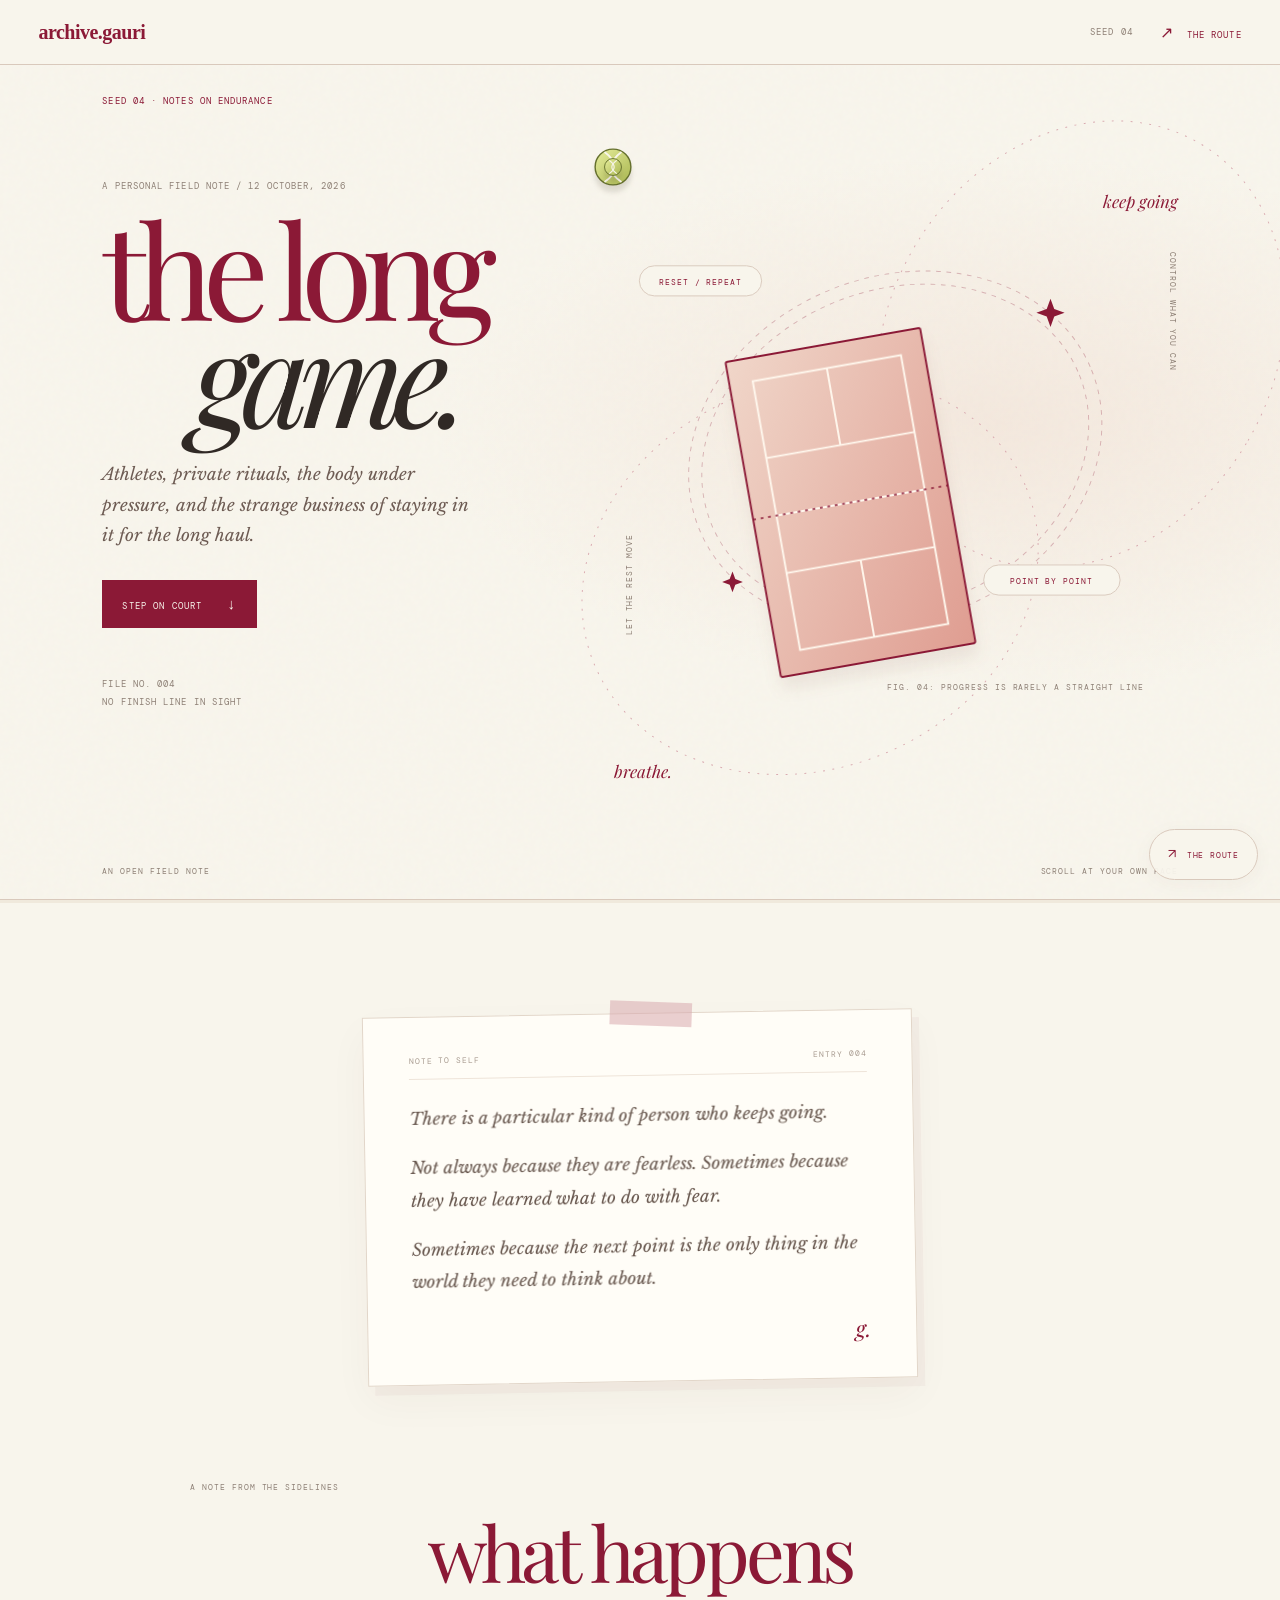
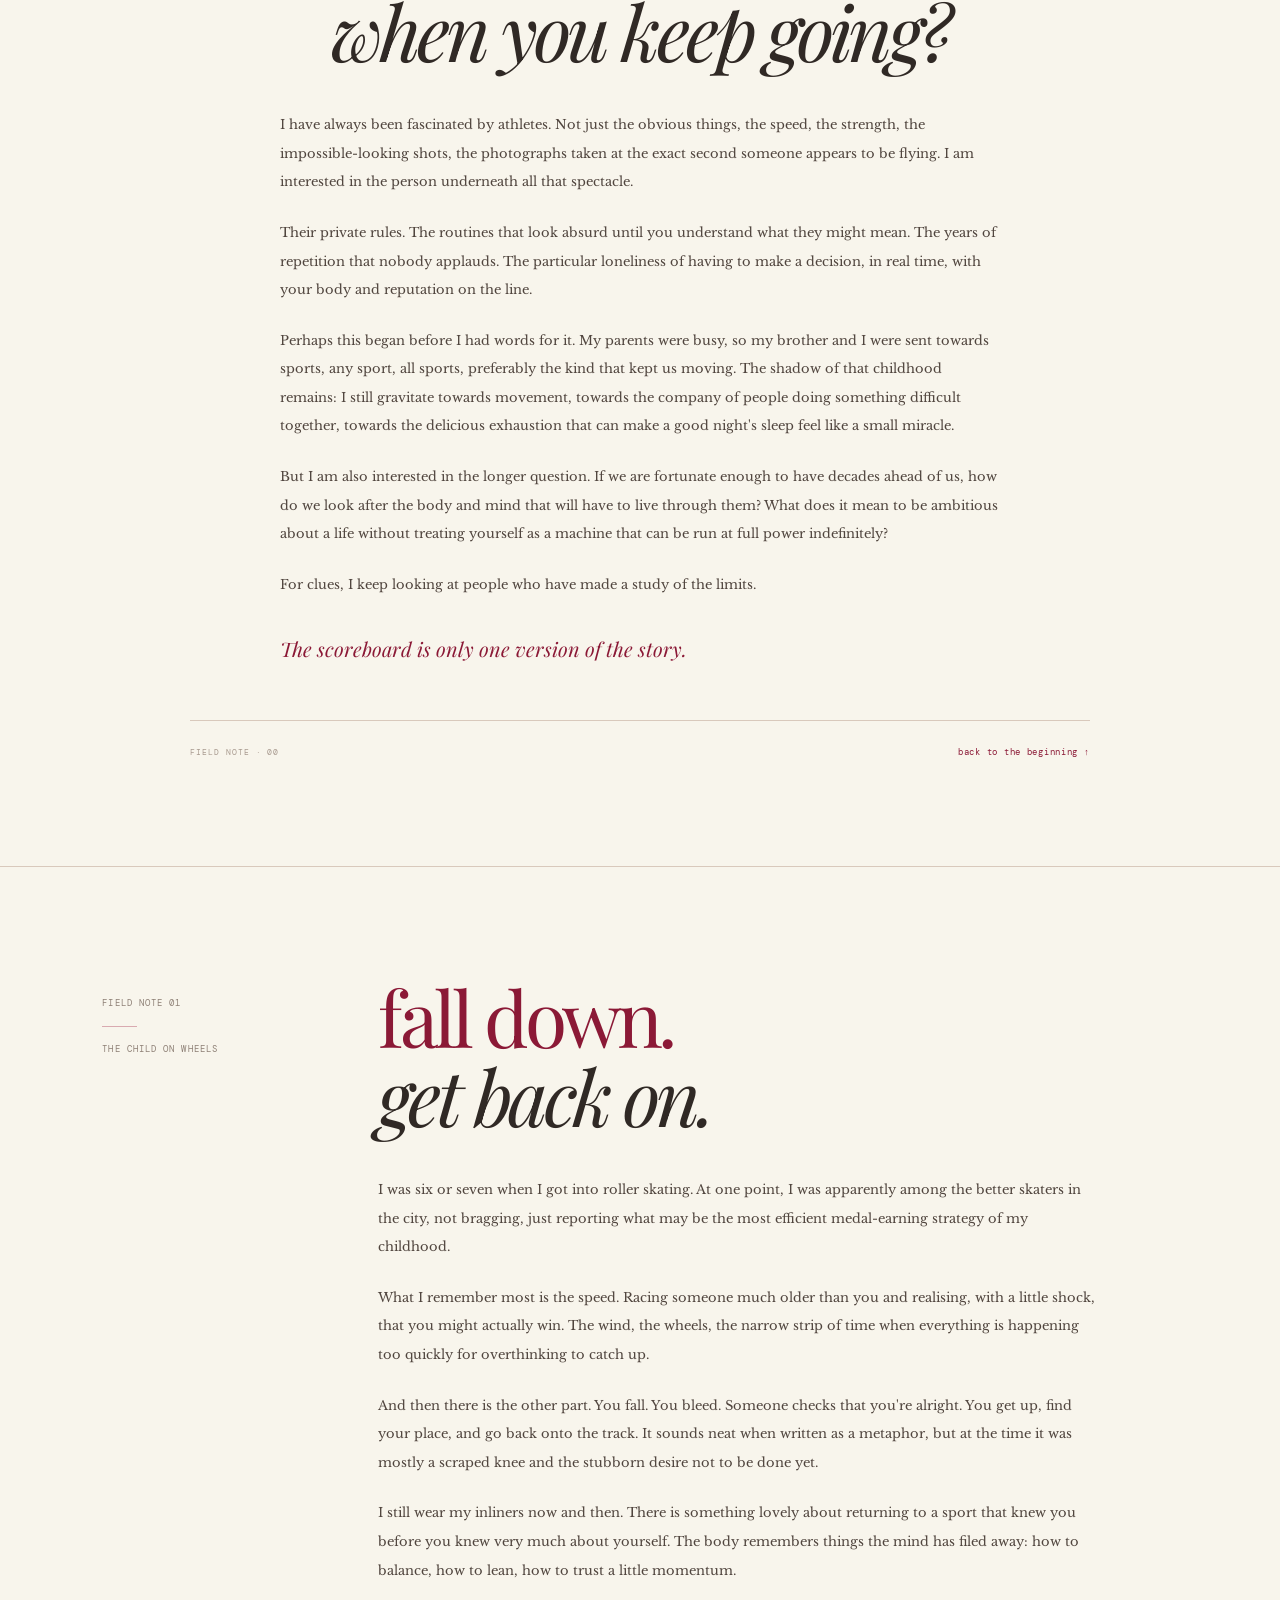
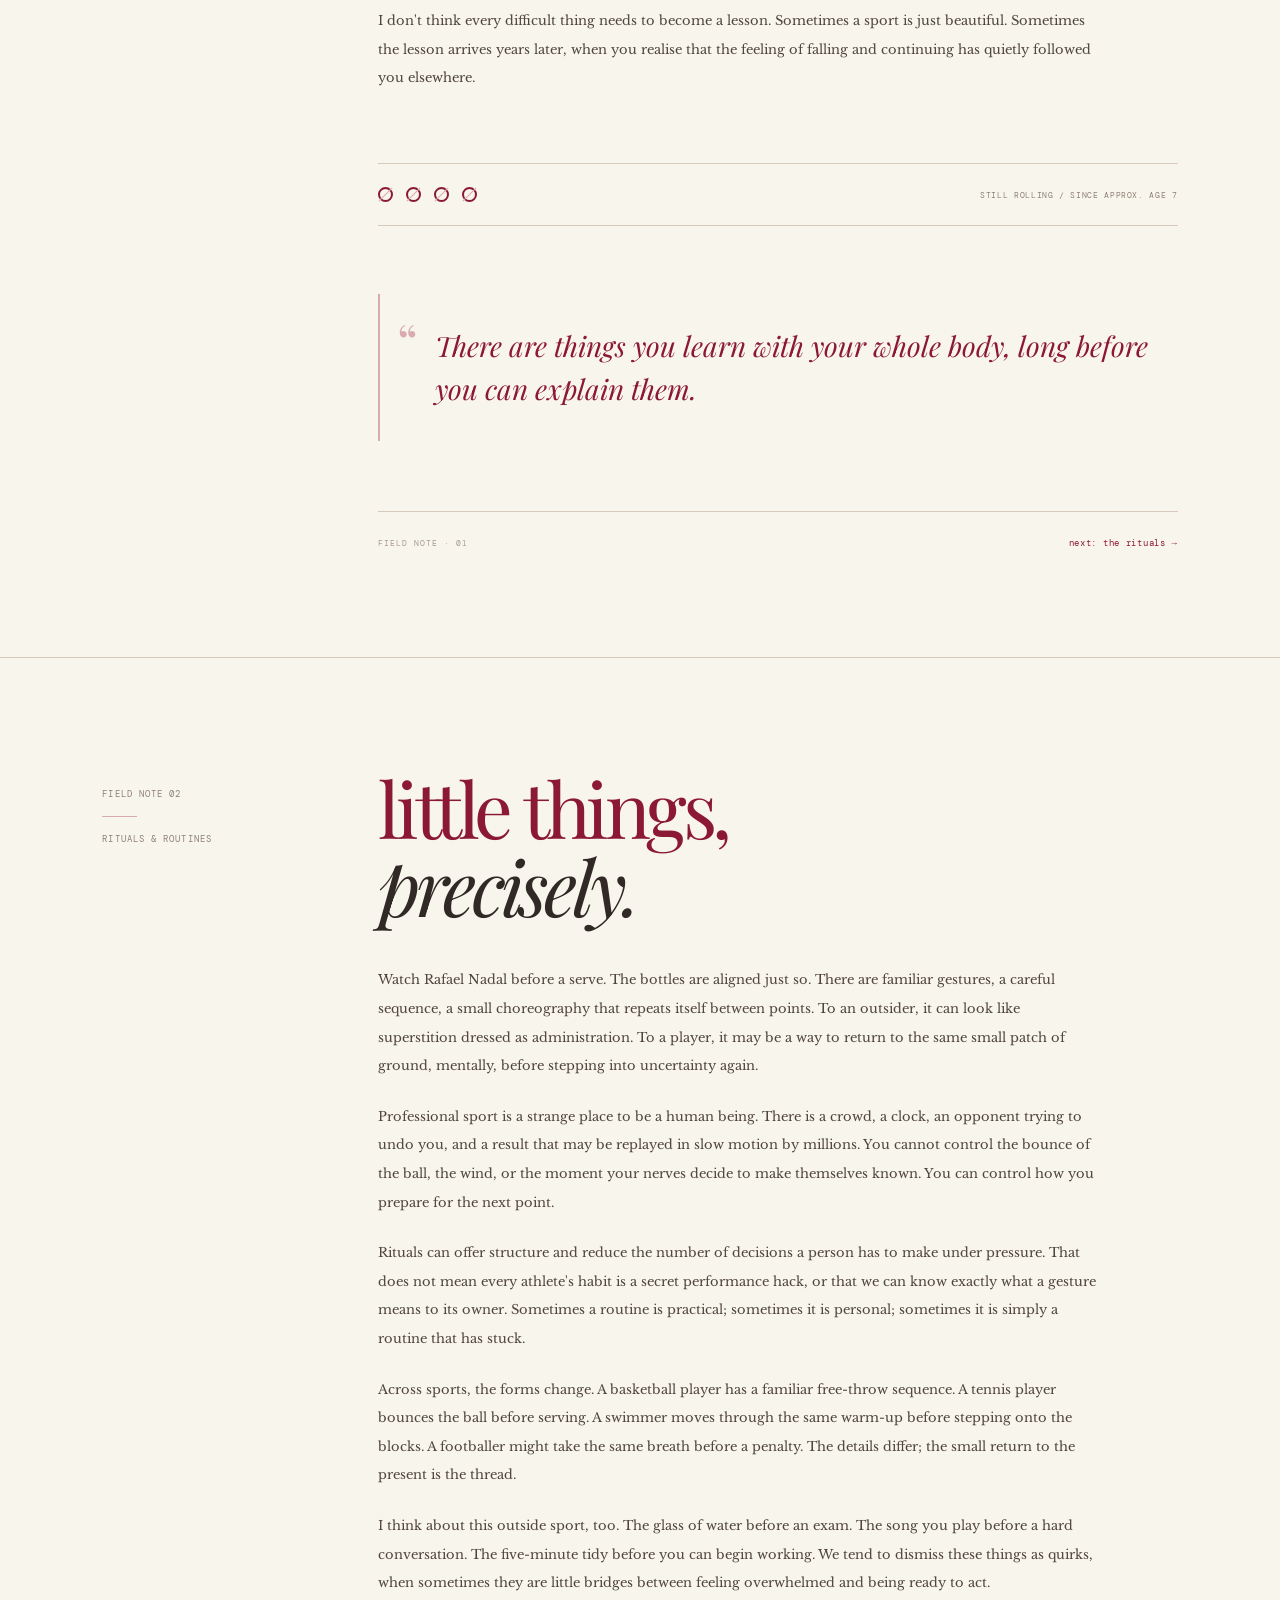
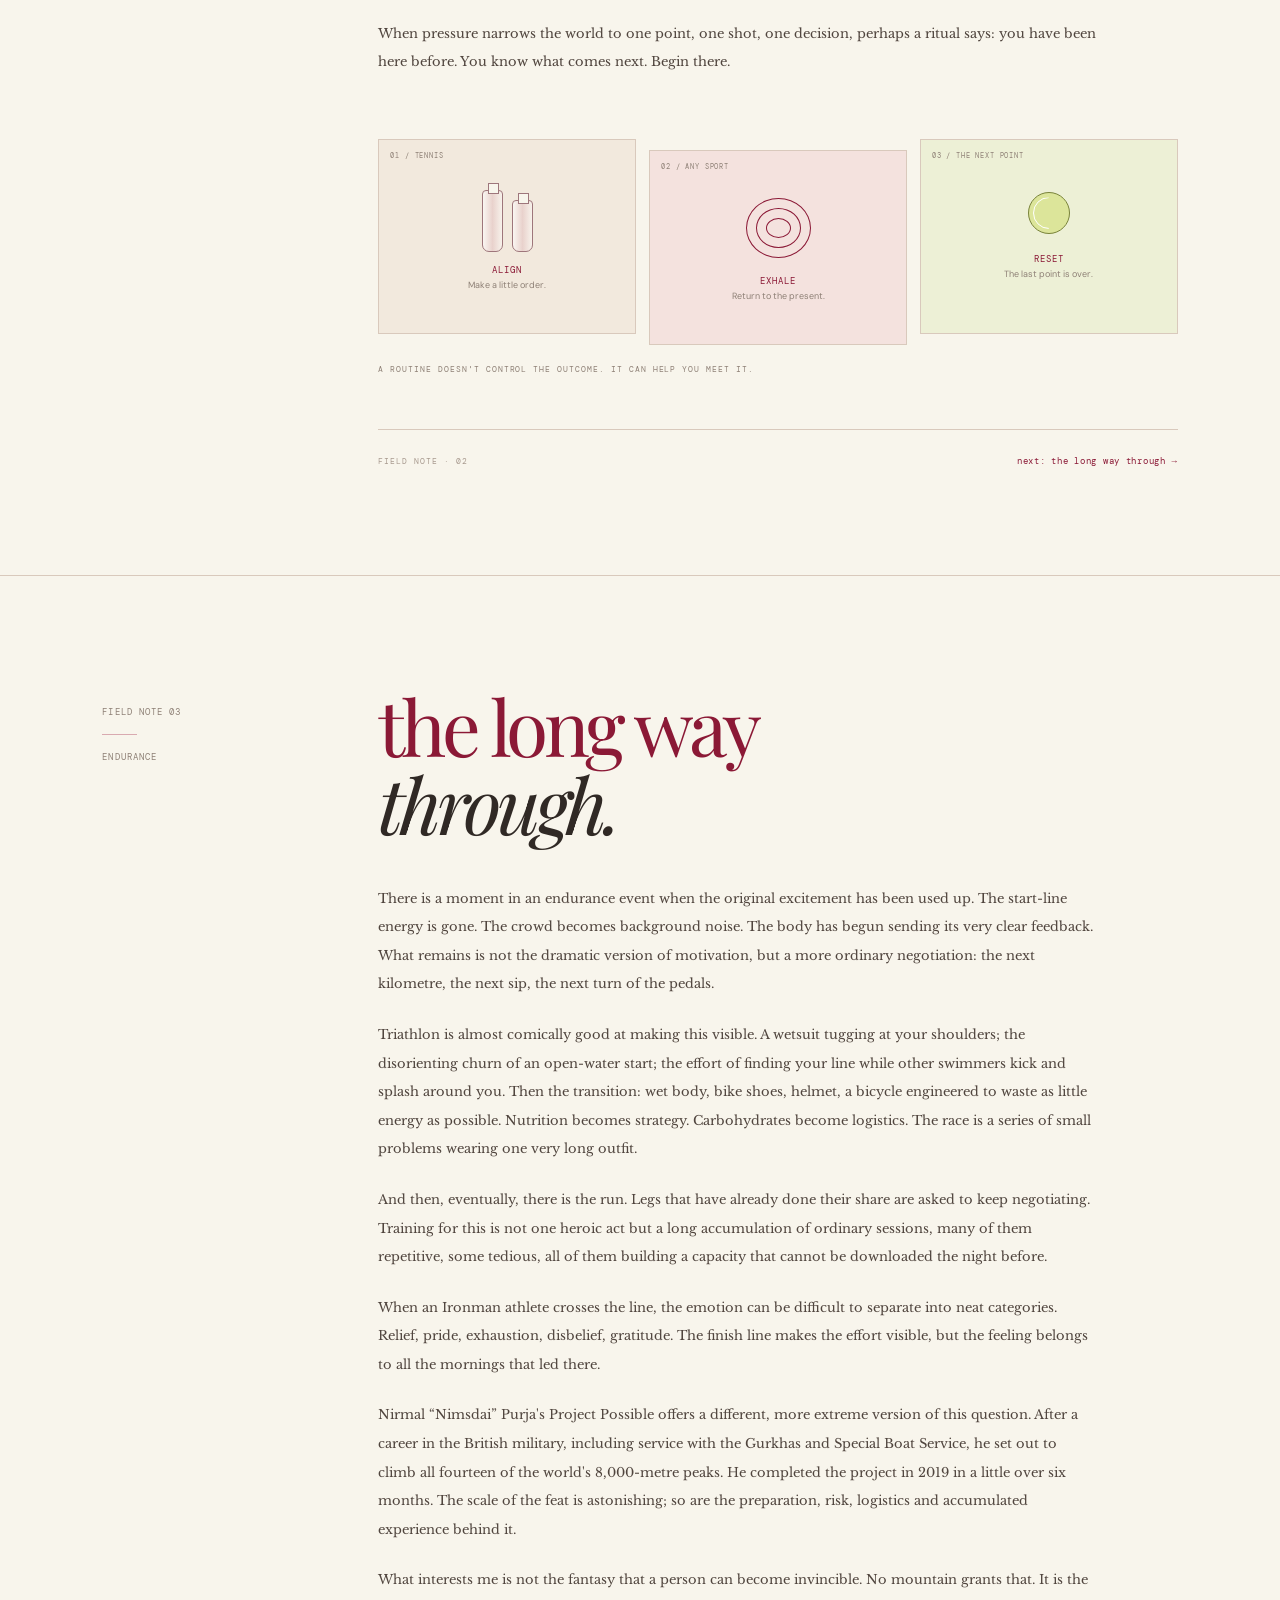
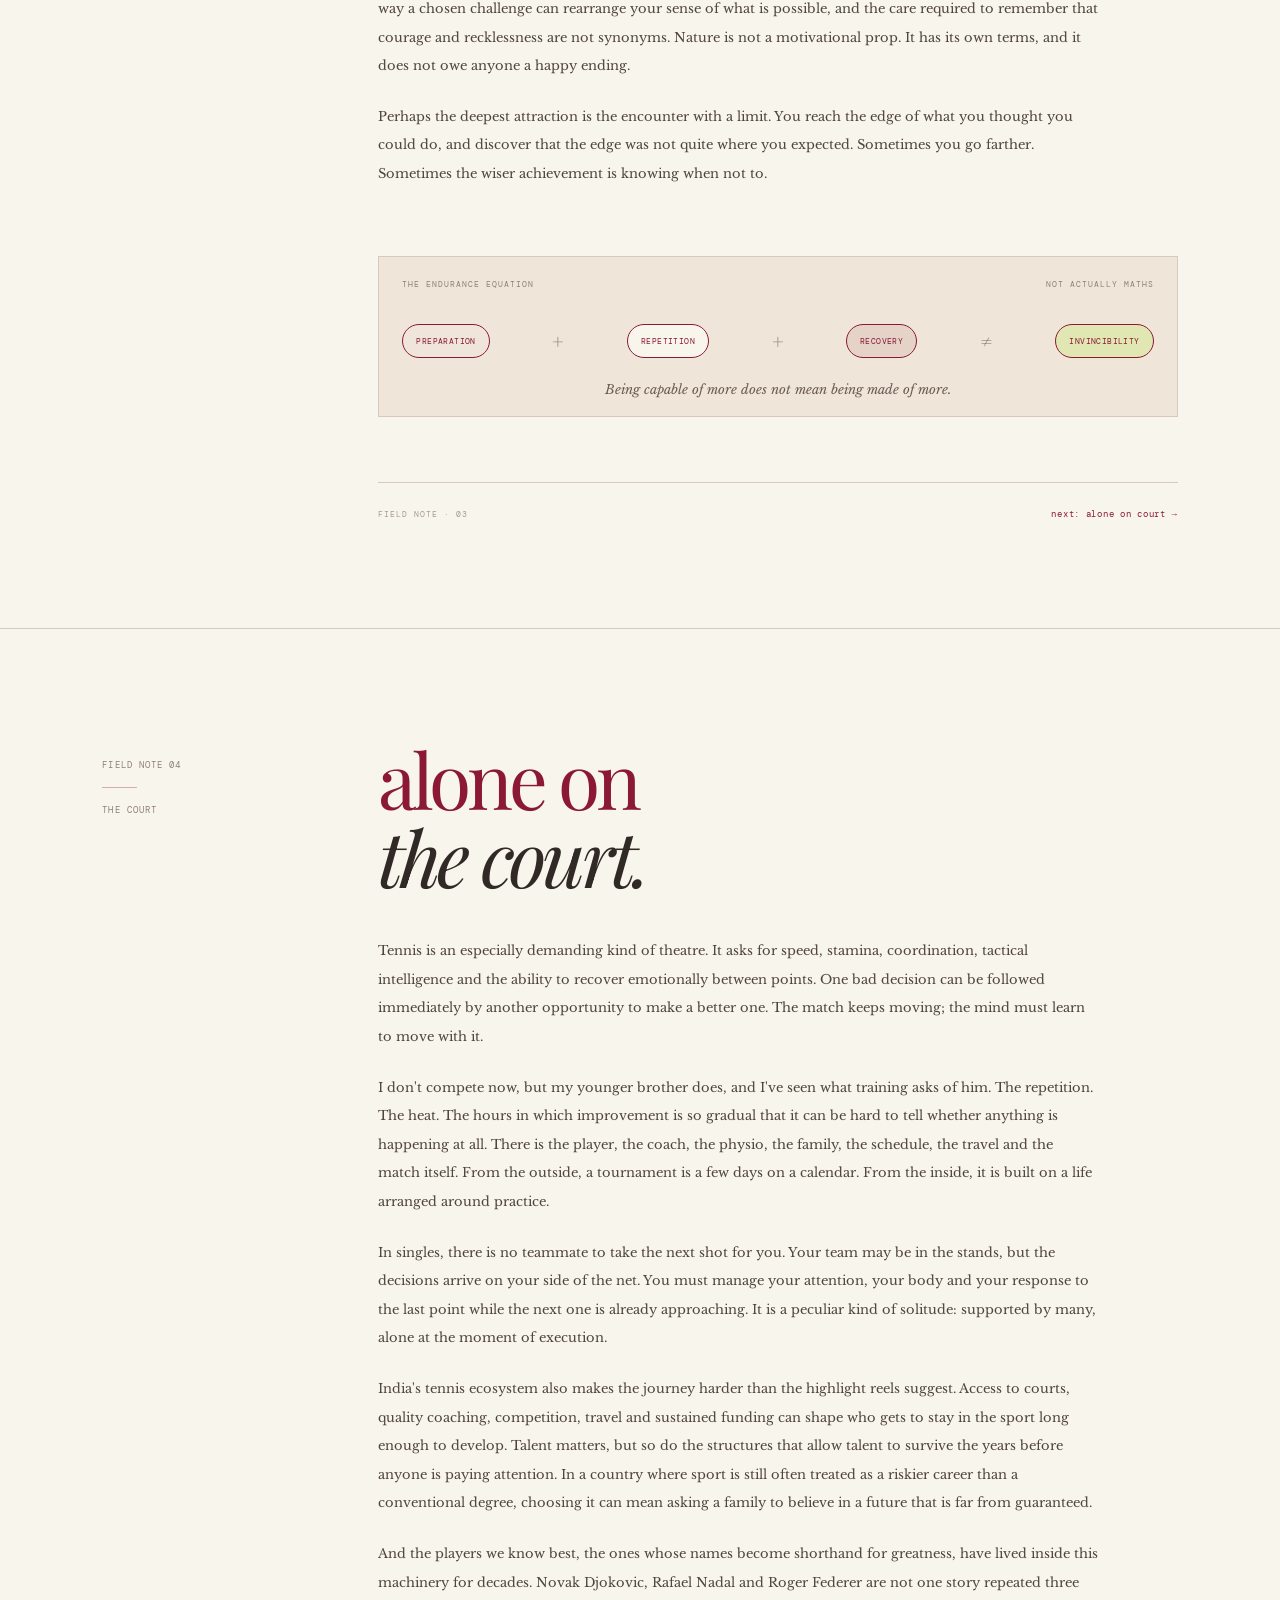
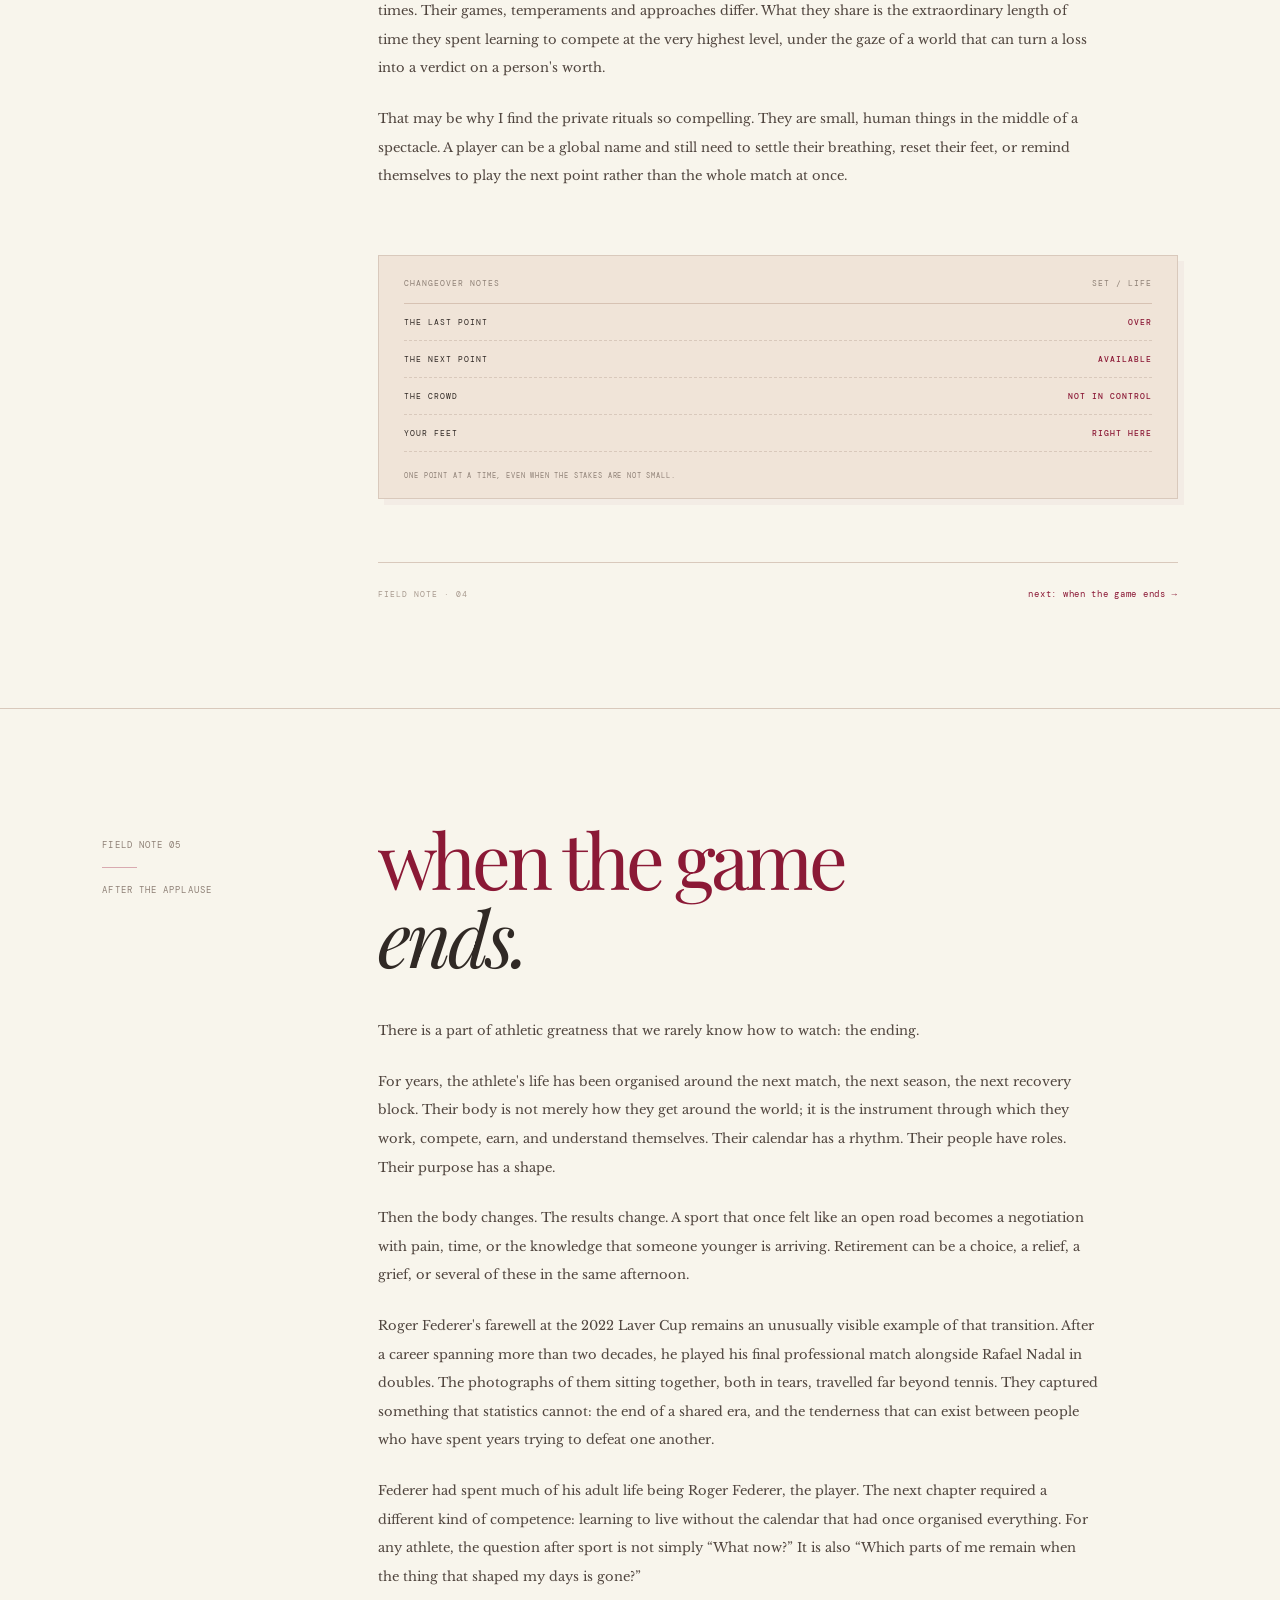
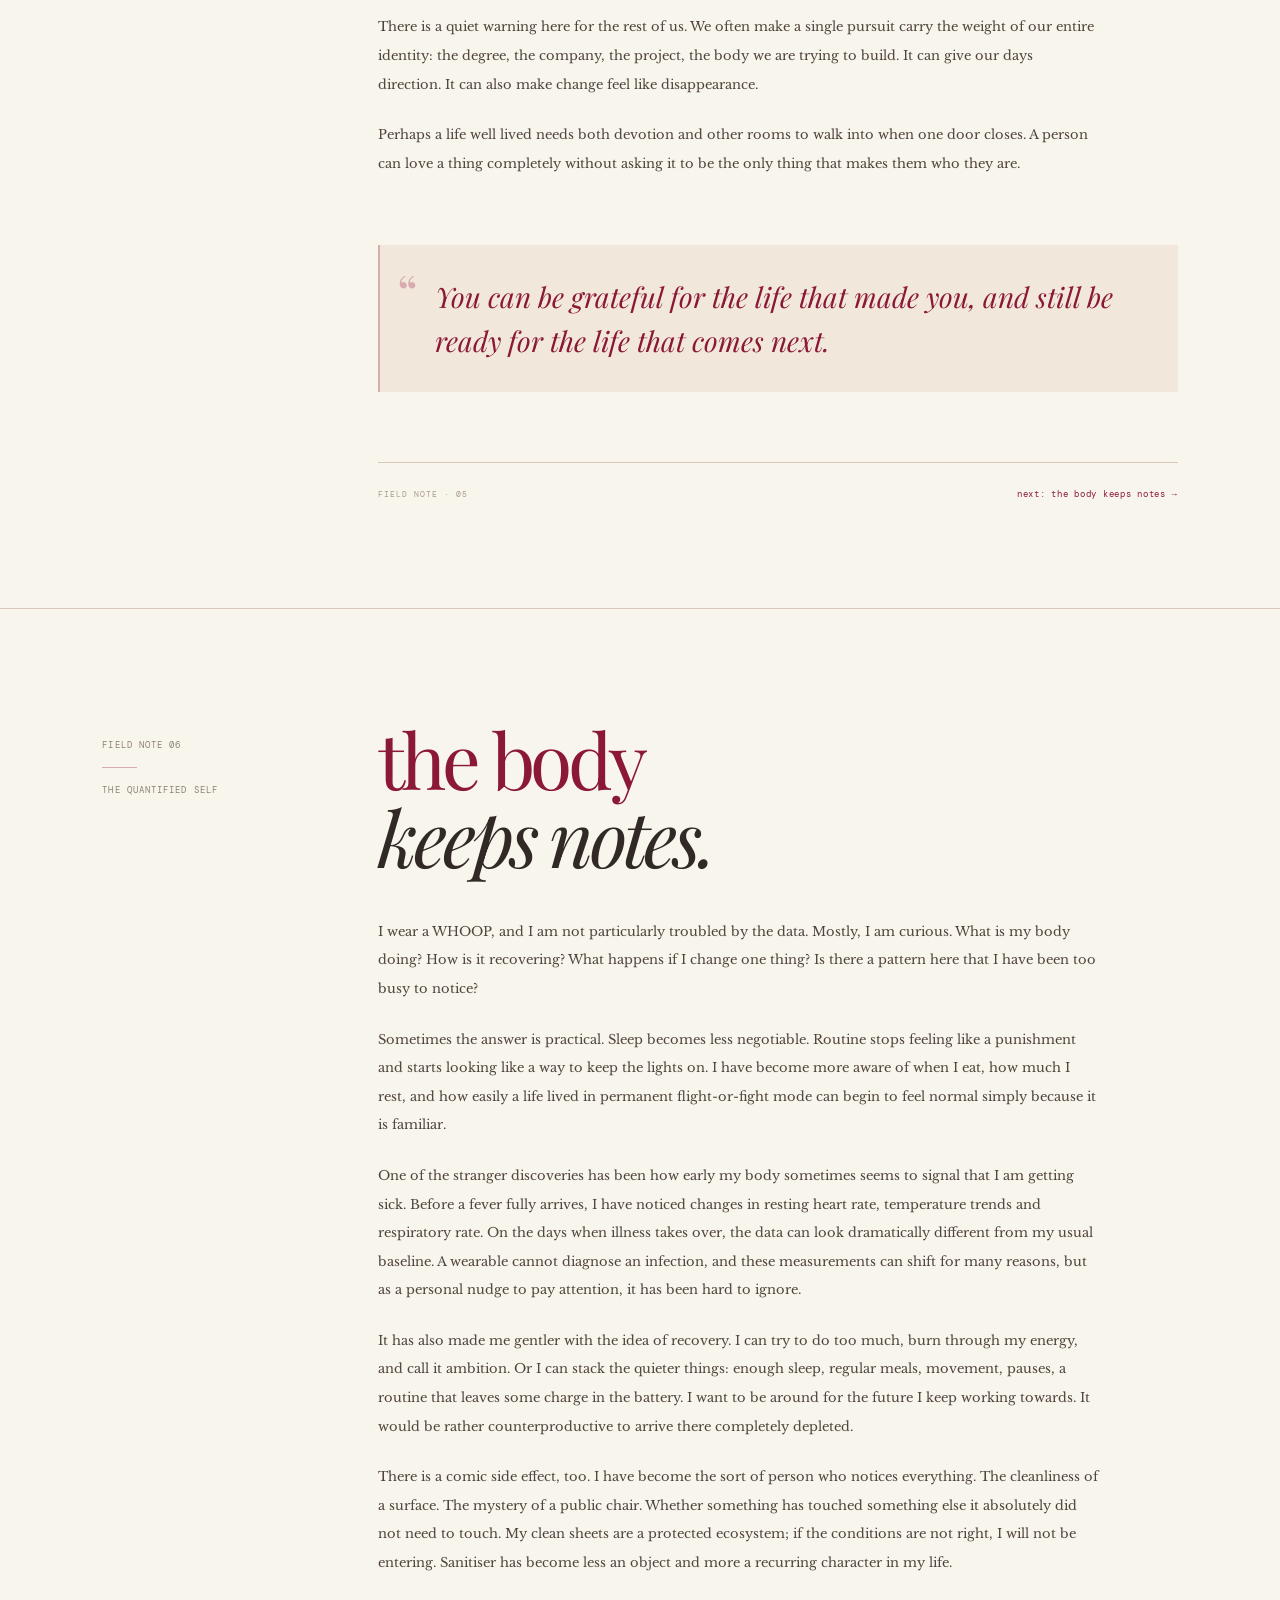
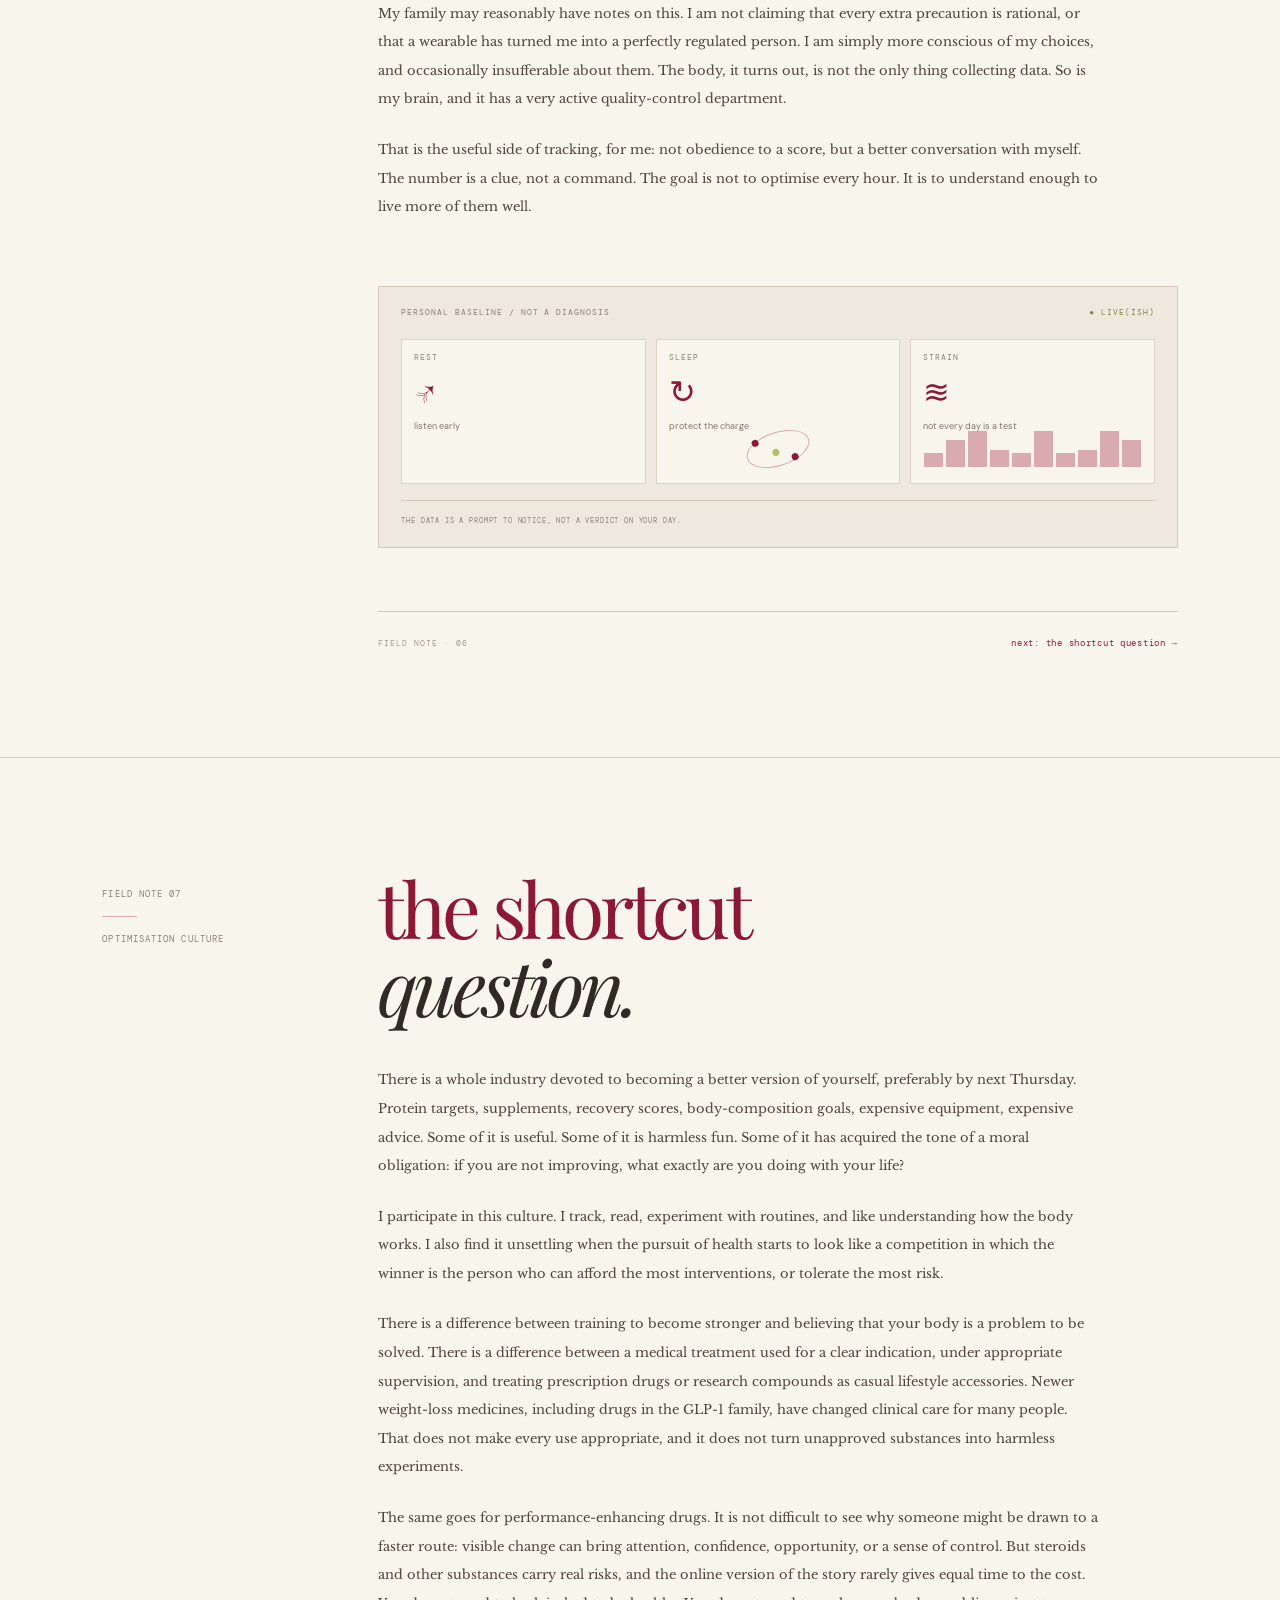
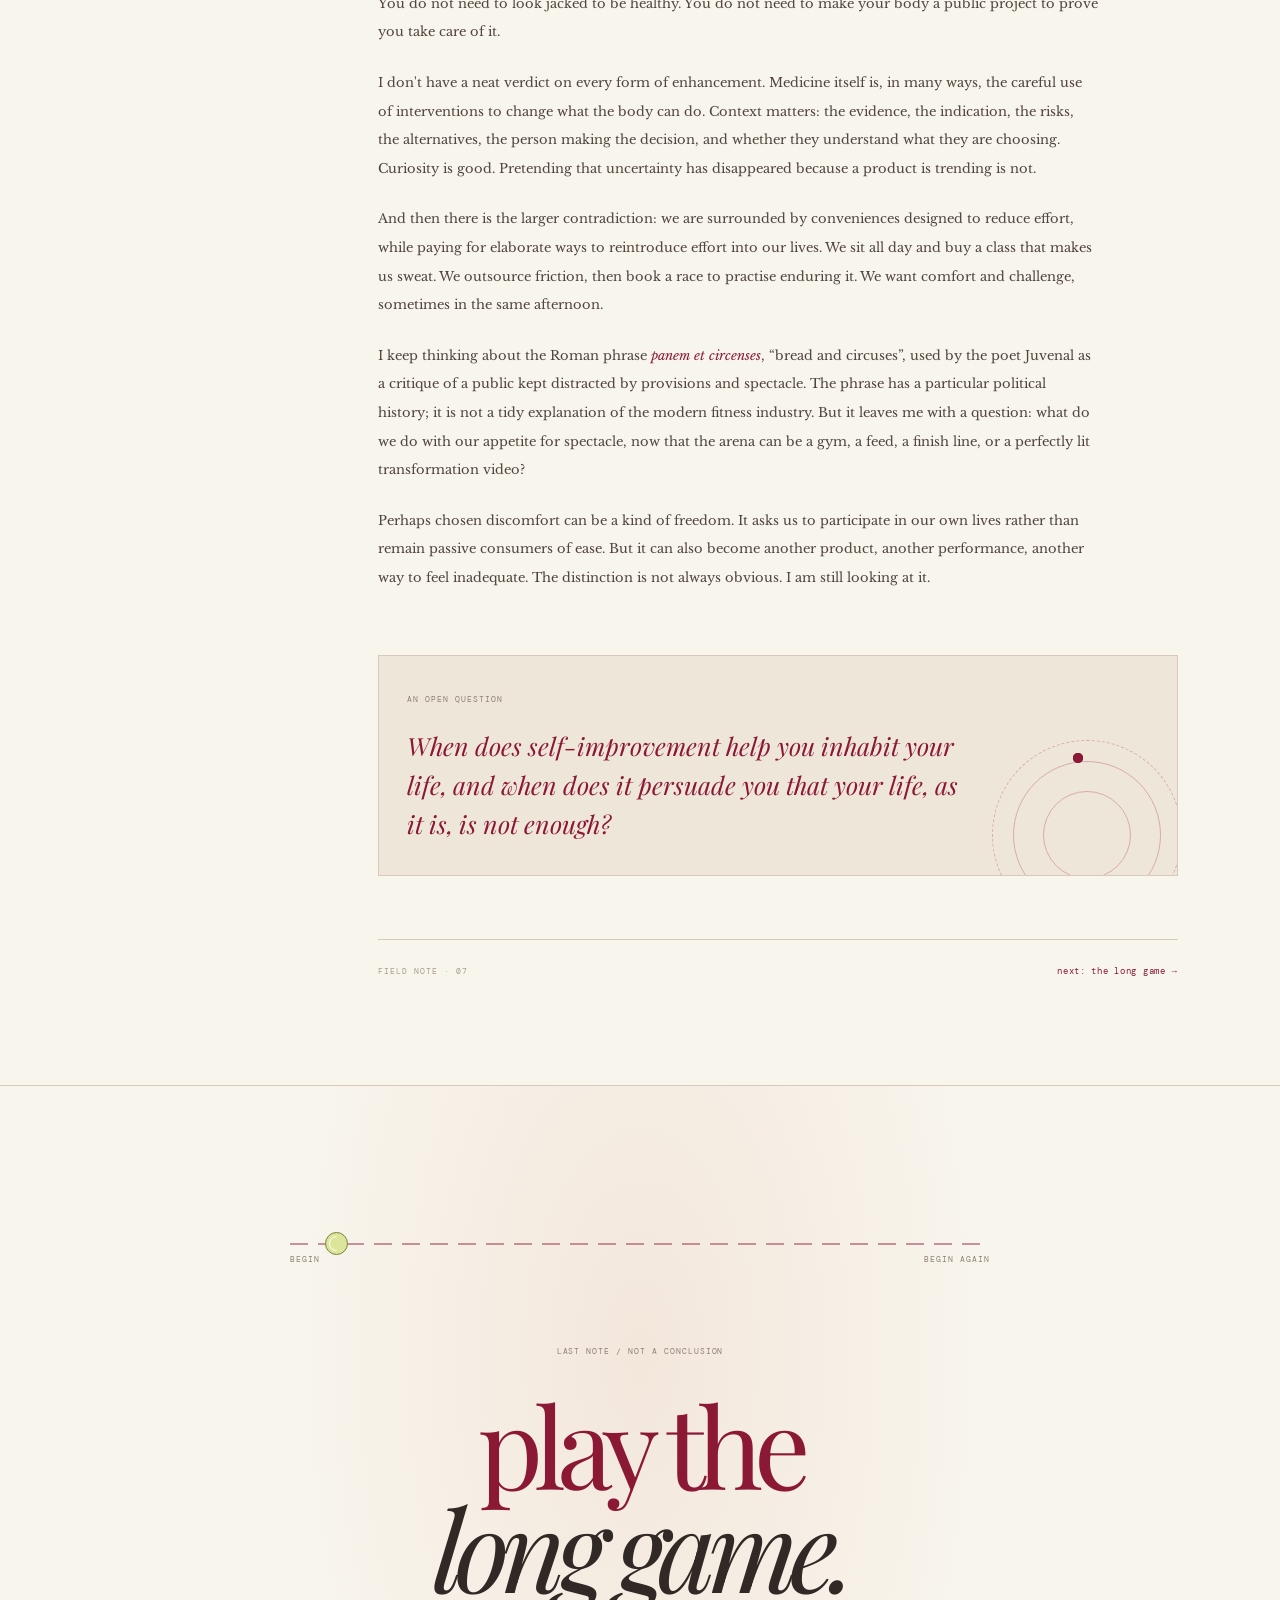
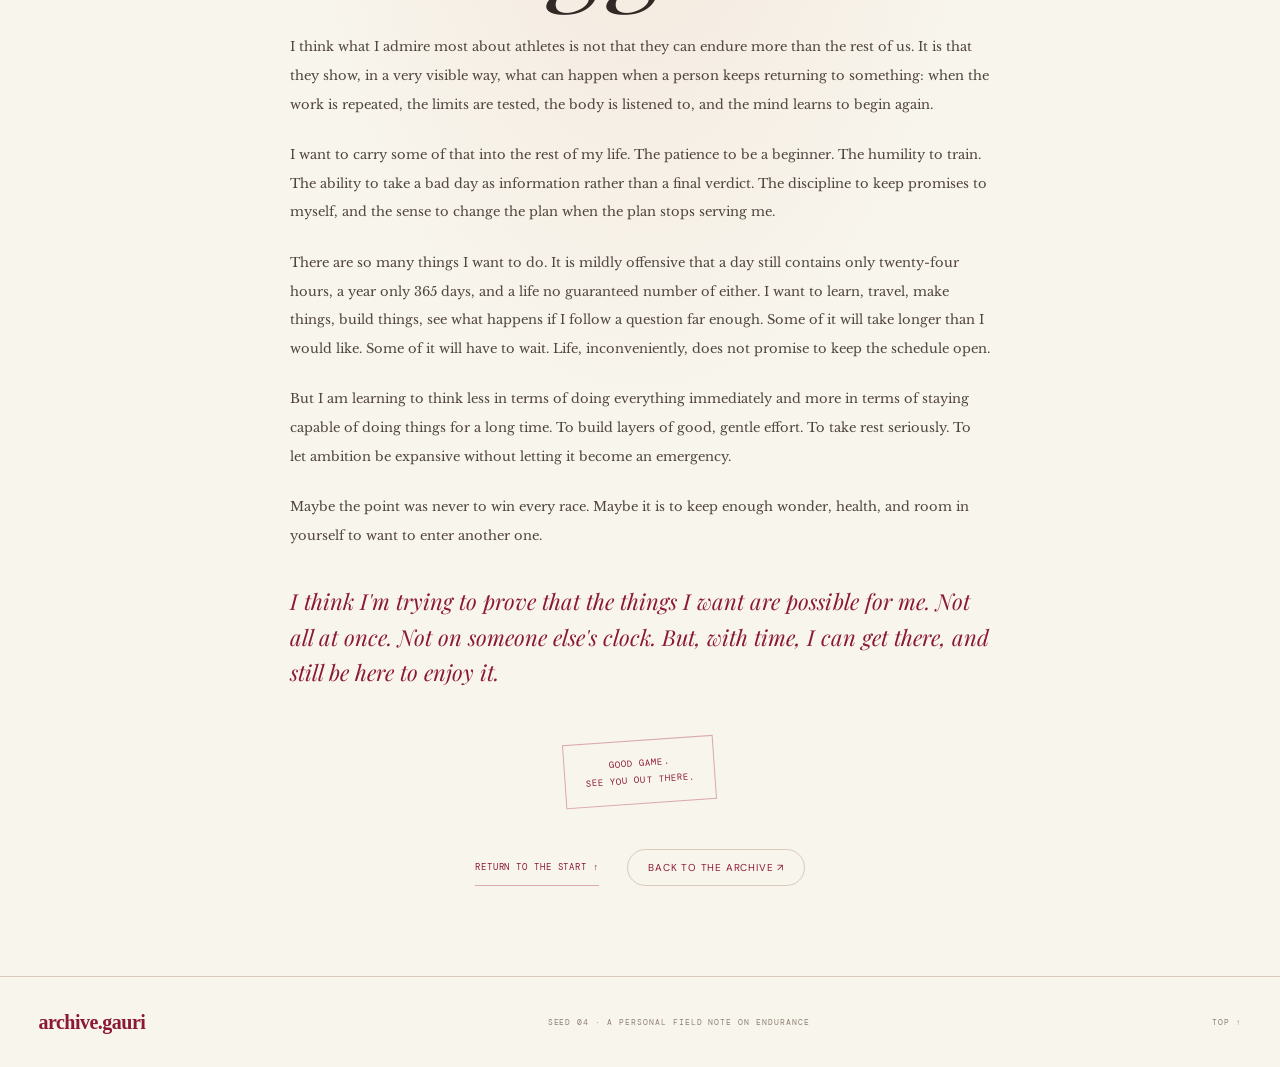
<file: seed04/index.html>
<!doctype html>
<html lang="en">
<head>
<meta charset="utf-8"><meta name="viewport" content="width=device-width, initial-scale=1"><meta name="theme-color" content="#f8f5ec">
<title>The Long Game · archive.gauri</title>
<meta name="description" content="A personal field note on athletes, rituals, endurance, and the long game of being alive.">
<link rel="preconnect" href="https://fonts.googleapis.com"><link rel="preconnect" href="https://fonts.gstatic.com" crossorigin>
<link href="https://fonts.googleapis.com/css2?family=DM+Mono:wght@400;500&family=DM+Sans:wght@400;500;600;700&family=Libre+Baskerville:ital,wght@0,400;0,700;1,400&family=Playfair+Display:ital,wght@0,400;0,500;0,600;1,400;1,500&display=swap" rel="stylesheet">
<link rel="stylesheet" href="style.css">
  <link rel="stylesheet" href="../resource-cards.css"><script defer src="script.js"></script>
  <script defer src="../resource-cards.js"></script>
</head>
<body>
<a class="skip-link" href="#opening">Skip to essay</a>
<header class="site-header"><a class="wordmark" href="../index.html">archive.gauri</a><div class="header-right"><span class="edition">SEED 04</span><button class="index-toggle" id="indexToggle" aria-expanded="false" aria-controls="threadDrawer"><span class="menu-mark">↗</span> THE ROUTE</button></div></header>
<aside class="thread-drawer" id="threadDrawer" aria-label="Essay contents" hidden><div class="drawer-top"><span class="eyebrow">CHOOSE YOUR PACE</span><button class="drawer-close" id="drawerClose" aria-label="Close contents">×</button></div><p class="drawer-intro">No personal best required. Read in whatever order you like.</p><nav class="drawer-links"><a href="#opening"><span>00</span>the starting line</a><a href="#skates"><span>01</span>the child on wheels</a><a href="#rituals"><span>02</span>little things, precisely</a><a href="#endurance"><span>03</span>the long way through</a><a href="#tennis"><span>04</span>alone on the court</a><a href="#after"><span>05</span>when the game ends</a><a href="#body"><span>06</span>the body keeps notes</a><a href="#shortcuts"><span>07</span>the shortcut question</a><a href="#long-game"><span>08</span>playing the long game</a></nav><div class="drawer-note">BREATHE · RESET · PLAY</div></aside><div class="drawer-scrim" id="drawerScrim" hidden></div>
<main>
<section class="hero" id="hero"><div class="hero-grain"></div><div class="hero-kicker">SEED 04 · NOTES ON ENDURANCE</div><div class="hero-grid"><div class="hero-copy"><p class="tiny-label">A PERSONAL FIELD NOTE / 12 OCTOBER, 2026</p><h1>the long<br><em>game.</em></h1><p class="hero-subtitle">Athletes, private rituals, the body under pressure, and the strange business of staying in it for the long haul.</p><button class="begin-button" data-target="opening">STEP ON COURT <span>↓</span></button><div class="hero-stamp">FILE NO. 004<br>NO FINISH LINE IN SIGHT</div></div>
<div class="hero-art" aria-label="An animated illustrated tennis court and looping track"><svg class="court-svg" viewBox="0 0 600 600" role="img" aria-labelledby="courtTitle"><title id="courtTitle">A tennis court nested inside a looping track</title><defs><linearGradient id="courtFill" x1="0" y1="0" x2="1" y2="1"><stop offset="0" stop-color="#f0d6c9"/><stop offset="1" stop-color="#df9d91"/></linearGradient><linearGradient id="ballFill" x1="0" y1="0" x2="1" y2="1"><stop offset="0" stop-color="#e6ed9c"/><stop offset="1" stop-color="#a9b650"/></linearGradient></defs><ellipse class="orbit orbit-one" cx="300" cy="300" rx="248" ry="205" transform="rotate(-22 300 300)"/><ellipse class="orbit orbit-two" cx="300" cy="300" rx="205" ry="248" transform="rotate(31 300 300)"/><g class="track-lines" fill="none"><ellipse cx="300" cy="300" rx="225" ry="183" transform="rotate(-22 300 300)"/><ellipse cx="300" cy="300" rx="211" ry="169" transform="rotate(-22 300 300)"/></g><g class="court" transform="translate(300 300) rotate(-10)"><rect x="-105" y="-170" width="210" height="340" rx="2" fill="url(#courtFill)" stroke="#8b1936" stroke-width="2"/><rect x="-80" y="-145" width="160" height="290" fill="none" stroke="#fff8ee" stroke-width="2"/><path d="M-80 0H80M-80 -62H80M-80 62H80M0 -145V-62M0 62V145" fill="none" stroke="#fff8ee" stroke-width="2"/><path d="M-105 0H105" stroke="#8b1936" stroke-width="1.5" stroke-dasharray="3 5"/></g><g class="ball ball-a"><circle r="19" fill="url(#ballFill)" stroke="#65702d" stroke-width="1.5"/><path d="M-9 -16C5 -6 5 7 -9 16M9 -16C-5 -6 -5 7 9 16" fill="none" stroke="#f8f5ec" stroke-width="2"/></g><g class="ball ball-b"><circle r="9" fill="url(#ballFill)" stroke="#65702d"/><path d="M-4 -7C3 -2 3 2 -4 7M4 -7C-3 -2 -3 2 4 7" fill="none" stroke="#f8f5ec" stroke-width="1.2"/></g><g class="floating-label label-a"><rect x="28" y="105" width="130" height="32" rx="16"/><text x="93" y="125" text-anchor="middle">RESET / REPEAT</text></g><g class="floating-label label-b"><rect x="394" y="423" width="145" height="32" rx="16"/><text x="466" y="443" text-anchor="middle">POINT BY POINT</text></g><g class="small-stars" fill="#8b1936"><path d="M465 140l4 11 11 4-11 4-4 11-4-11-11-4 11-4z"/><path d="M127 430l3 8 8 3-8 3-3 8-3-8-8-3 8-3z"/></g></svg><div class="art-caption">FIG. 04: progress is rarely a straight line</div><span class="orbit-note note-top">CONTROL WHAT YOU CAN</span><span class="orbit-note note-bottom">LET THE REST MOVE</span></div></div><div class="hero-footnote"><span>AN OPEN FIELD NOTE</span><span>SCROLL AT YOUR OWN PACE</span></div><div class="floating-word word-keep">keep going</div><div class="floating-word word-breathe">breathe.</div></section>
<div class="reading-progress" aria-hidden="true"><span id="progressBar"></span></div>
<section class="opening-section reading-section" id="opening"><div class="section-inner"><div class="typewriter-card"><div class="tape"></div><div class="paper-topline"><span>NOTE TO SELF</span><span>ENTRY 004</span></div><p class="typed-text">There is a particular kind of person who keeps going.</p><p class="typed-text delay-one">Not always because they are fearless. Sometimes because they have learned what to do with fear.</p><p class="typed-text delay-two">Sometimes because the next point is the only thing in the world they need to think about.</p><div class="typed-signoff">g.</div></div><p class="eyebrow">A NOTE FROM THE SIDELINES</p><h2 class="opening-title">what happens<br><em>when you keep going?</em></h2><div class="section-copy"><p>I have always been fascinated by athletes. Not just the obvious things, the speed, the strength, the impossible-looking shots, the photographs taken at the exact second someone appears to be flying. I am interested in the person underneath all that spectacle.</p><p>Their private rules. The routines that look absurd until you understand what they might mean. The years of repetition that nobody applauds. The particular loneliness of having to make a decision, in real time, with your body and reputation on the line.</p><p>Perhaps this began before I had words for it. My parents were busy, so my brother and I were sent towards sports, any sport, all sports, preferably the kind that kept us moving. The shadow of that childhood remains: I still gravitate towards movement, towards the company of people doing something difficult together, towards the delicious exhaustion that can make a good night's sleep feel like a small miracle.</p><p>But I am also interested in the longer question. If we are fortunate enough to have decades ahead of us, how do we look after the body and mind that will have to live through them? What does it mean to be ambitious about a life without treating yourself as a machine that can be run at full power indefinitely?</p><p>For clues, I keep looking at people who have made a study of the limits.</p><p class="line-alone">The scoreboard is only one version of the story.</p></div><div class="section-end"><span>FIELD NOTE · 00</span><button data-target="hero" class="return-top">back to the beginning ↑</button></div></div></section>
<section class="essay-section reading-section" id="skates"><div class="section-inner"><div class="section-topline"><span>FIELD NOTE 01</span><span class="topline-rule"></span><span>THE CHILD ON WHEELS</span></div><h2>fall down.<br><em>get back on.</em></h2><div class="section-copy"><p>I was six or seven when I got into roller skating. At one point, I was apparently among the better skaters in the city, not bragging, just reporting what may be the most efficient medal-earning strategy of my childhood.</p><p>What I remember most is the speed. Racing someone much older than you and realising, with a little shock, that you might actually win. The wind, the wheels, the narrow strip of time when everything is happening too quickly for overthinking to catch up.</p><p>And then there is the other part. You fall. You bleed. Someone checks that you're alright. You get up, find your place, and go back onto the track. It sounds neat when written as a metaphor, but at the time it was mostly a scraped knee and the stubborn desire not to be done yet.</p><p>I still wear my inliners now and then. There is something lovely about returning to a sport that knew you before you knew very much about yourself. The body remembers things the mind has filed away: how to balance, how to lean, how to trust a little momentum.</p><p>I don't think every difficult thing needs to become a lesson. Sometimes a sport is just beautiful. Sometimes the lesson arrives years later, when you realise that the feeling of falling and continuing has quietly followed you elsewhere.</p></div><div class="skate-strip"><div class="skate-wheel wheel-one"></div><div class="skate-wheel wheel-two"></div><div class="skate-wheel wheel-three"></div><div class="skate-wheel wheel-four"></div><span>STILL ROLLING / SINCE APPROX. AGE 7</span></div><blockquote class="pull-quote"><span class="quote-mark">“</span>There are things you learn with your whole body, long before you can explain them.</blockquote><div class="section-end"><span>FIELD NOTE · 01</span><button data-target="rituals" class="return-top">next: the rituals →</button></div></div></section>
<section class="essay-section rituals-section reading-section" id="rituals"><div class="section-inner"><div class="section-topline"><span>FIELD NOTE 02</span><span class="topline-rule"></span><span>RITUALS & ROUTINES</span></div><h2>little things,<br><em>precisely.</em></h2><div class="section-copy"><p>Watch Rafael Nadal before a serve. The bottles are aligned just so. There are familiar gestures, a careful sequence, a small choreography that repeats itself between points. To an outsider, it can look like superstition dressed as administration. To a player, it may be a way to return to the same small patch of ground, mentally, before stepping into uncertainty again.</p><p>Professional sport is a strange place to be a human being. There is a crowd, a clock, an opponent trying to undo you, and a result that may be replayed in slow motion by millions. You cannot control the bounce of the ball, the wind, or the moment your nerves decide to make themselves known. You can control how you prepare for the next point.</p><p>Rituals can offer structure and reduce the number of decisions a person has to make under pressure. That does not mean every athlete's habit is a secret performance hack, or that we can know exactly what a gesture means to its owner. Sometimes a routine is practical; sometimes it is personal; sometimes it is simply a routine that has stuck.</p><p>Across sports, the forms change. A basketball player has a familiar free-throw sequence. A tennis player bounces the ball before serving. A swimmer moves through the same warm-up before stepping onto the blocks. A footballer might take the same breath before a penalty. The details differ; the small return to the present is the thread.</p><p>I think about this outside sport, too. The glass of water before an exam. The song you play before a hard conversation. The five-minute tidy before you can begin working. We tend to dismiss these things as quirks, when sometimes they are little bridges between feeling overwhelmed and being ready to act.</p><p>When pressure narrows the world to one point, one shot, one decision, perhaps a ritual says: you have been here before. You know what comes next. Begin there.</p></div><div class="ritual-board"><div class="ritual-card card-bottle"><span class="card-index">01 / TENNIS</span><div class="bottle-pair"><i></i><i></i></div><b>ALIGN</b><small>Make a little order.</small></div><div class="ritual-card card-breath"><span class="card-index">02 / ANY SPORT</span><div class="breath-rings"><i></i><i></i><i></i></div><b>EXHALE</b><small>Return to the present.</small></div><div class="ritual-card card-point"><span class="card-index">03 / THE NEXT POINT</span><div class="point-ball"></div><b>RESET</b><small>The last point is over.</small></div></div><p class="small-caption">A ROUTINE DOESN'T CONTROL THE OUTCOME. IT CAN HELP YOU MEET IT.</p><div class="section-end"><span>FIELD NOTE · 02</span><button data-target="endurance" class="return-top">next: the long way through →</button></div></div></section>
<section class="essay-section endurance-section reading-section" id="endurance"><div class="section-inner"><div class="section-topline"><span>FIELD NOTE 03</span><span class="topline-rule"></span><span>ENDURANCE</span></div><h2>the long way<br><em>through.</em></h2><div class="section-copy"><p>There is a moment in an endurance event when the original excitement has been used up. The start-line energy is gone. The crowd becomes background noise. The body has begun sending its very clear feedback. What remains is not the dramatic version of motivation, but a more ordinary negotiation: the next kilometre, the next sip, the next turn of the pedals.</p><p>Triathlon is almost comically good at making this visible. A wetsuit tugging at your shoulders; the disorienting churn of an open-water start; the effort of finding your line while other swimmers kick and splash around you. Then the transition: wet body, bike shoes, helmet, a bicycle engineered to waste as little energy as possible. Nutrition becomes strategy. Carbohydrates become logistics. The race is a series of small problems wearing one very long outfit.</p><p>And then, eventually, there is the run. Legs that have already done their share are asked to keep negotiating. Training for this is not one heroic act but a long accumulation of ordinary sessions, many of them repetitive, some tedious, all of them building a capacity that cannot be downloaded the night before.</p><p>When an Ironman athlete crosses the line, the emotion can be difficult to separate into neat categories. Relief, pride, exhaustion, disbelief, gratitude. The finish line makes the effort visible, but the feeling belongs to all the mornings that led there.</p><p>Nirmal “Nimsdai” Purja's Project Possible offers a different, more extreme version of this question. After a career in the British military, including service with the Gurkhas and Special Boat Service, he set out to climb all fourteen of the world's 8,000-metre peaks. He completed the project in 2019 in a little over six months. The scale of the feat is astonishing; so are the preparation, risk, logistics and accumulated experience behind it.</p><p>What interests me is not the fantasy that a person can become invincible. No mountain grants that. It is the way a chosen challenge can rearrange your sense of what is possible, and the care required to remember that courage and recklessness are not synonyms. Nature is not a motivational prop. It has its own terms, and it does not owe anyone a happy ending.</p><p>Perhaps the deepest attraction is the encounter with a limit. You reach the edge of what you thought you could do, and discover that the edge was not quite where you expected. Sometimes you go farther. Sometimes the wiser achievement is knowing when not to.</p></div><div class="endurance-meter"><div class="meter-top"><span>THE ENDURANCE EQUATION</span><span>NOT ACTUALLY MATHS</span></div><div class="meter-words"><span class="float-chip chip-one">PREPARATION</span><span class="plus">+</span><span class="float-chip chip-two">REPETITION</span><span class="plus">+</span><span class="float-chip chip-three">RECOVERY</span><span class="equals">≠</span><span class="float-chip chip-four">INVINCIBILITY</span></div><p>Being capable of more does not mean being made of more.</p></div><div class="section-end"><span>FIELD NOTE · 03</span><button data-target="tennis" class="return-top">next: alone on court →</button></div></div></section>
<section class="essay-section tennis-section reading-section" id="tennis"><div class="section-inner"><div class="section-topline"><span>FIELD NOTE 04</span><span class="topline-rule"></span><span>THE COURT</span></div><h2>alone on<br><em>the court.</em></h2><div class="section-copy"><p>Tennis is an especially demanding kind of theatre. It asks for speed, stamina, coordination, tactical intelligence and the ability to recover emotionally between points. One bad decision can be followed immediately by another opportunity to make a better one. The match keeps moving; the mind must learn to move with it.</p><p>I don't compete now, but my younger brother does, and I've seen what training asks of him. The repetition. The heat. The hours in which improvement is so gradual that it can be hard to tell whether anything is happening at all. There is the player, the coach, the physio, the family, the schedule, the travel and the match itself. From the outside, a tournament is a few days on a calendar. From the inside, it is built on a life arranged around practice.</p><p>In singles, there is no teammate to take the next shot for you. Your team may be in the stands, but the decisions arrive on your side of the net. You must manage your attention, your body and your response to the last point while the next one is already approaching. It is a peculiar kind of solitude: supported by many, alone at the moment of execution.</p><p>India's tennis ecosystem also makes the journey harder than the highlight reels suggest. Access to courts, quality coaching, competition, travel and sustained funding can shape who gets to stay in the sport long enough to develop. Talent matters, but so do the structures that allow talent to survive the years before anyone is paying attention. In a country where sport is still often treated as a riskier career than a conventional degree, choosing it can mean asking a family to believe in a future that is far from guaranteed.</p><p>And the players we know best, the ones whose names become shorthand for greatness, have lived inside this machinery for decades. Novak Djokovic, Rafael Nadal and Roger Federer are not one story repeated three times. Their games, temperaments and approaches differ. What they share is the extraordinary length of time they spent learning to compete at the very highest level, under the gaze of a world that can turn a loss into a verdict on a person's worth.</p><p>That may be why I find the private rituals so compelling. They are small, human things in the middle of a spectacle. A player can be a global name and still need to settle their breathing, reset their feet, or remind themselves to play the next point rather than the whole match at once.</p></div><div class="court-scoreboard"><div class="scoreboard-header"><span>CHANGEOVER NOTES</span><span>SET / LIFE</span></div><div class="score-row"><span>THE LAST POINT</span><b>OVER</b></div><div class="score-row"><span>THE NEXT POINT</span><b>AVAILABLE</b></div><div class="score-row"><span>THE CROWD</span><b>NOT IN CONTROL</b></div><div class="score-row"><span>YOUR FEET</span><b>RIGHT HERE</b></div><div class="scoreboard-footer">ONE POINT AT A TIME, EVEN WHEN THE STAKES ARE NOT SMALL.</div></div><div class="section-end"><span>FIELD NOTE · 04</span><button data-target="after" class="return-top">next: when the game ends →</button></div></div></section>
<section class="essay-section retirement-section reading-section" id="after"><div class="section-inner"><div class="section-topline"><span>FIELD NOTE 05</span><span class="topline-rule"></span><span>AFTER THE APPLAUSE</span></div><h2>when the game<br><em>ends.</em></h2><div class="section-copy"><p>There is a part of athletic greatness that we rarely know how to watch: the ending.</p><p>For years, the athlete's life has been organised around the next match, the next season, the next recovery block. Their body is not merely how they get around the world; it is the instrument through which they work, compete, earn, and understand themselves. Their calendar has a rhythm. Their people have roles. Their purpose has a shape.</p><p>Then the body changes. The results change. A sport that once felt like an open road becomes a negotiation with pain, time, or the knowledge that someone younger is arriving. Retirement can be a choice, a relief, a grief, or several of these in the same afternoon.</p><p>Roger Federer's farewell at the 2022 Laver Cup remains an unusually visible example of that transition. After a career spanning more than two decades, he played his final professional match alongside Rafael Nadal in doubles. The photographs of them sitting together, both in tears, travelled far beyond tennis. They captured something that statistics cannot: the end of a shared era, and the tenderness that can exist between people who have spent years trying to defeat one another.</p><p>Federer had spent much of his adult life being Roger Federer, the player. The next chapter required a different kind of competence: learning to live without the calendar that had once organised everything. For any athlete, the question after sport is not simply “What now?” It is also “Which parts of me remain when the thing that shaped my days is gone?”</p><p>There is a quiet warning here for the rest of us. We often make a single pursuit carry the weight of our entire identity: the degree, the company, the project, the body we are trying to build. It can give our days direction. It can also make change feel like disappearance.</p><p>Perhaps a life well lived needs both devotion and other rooms to walk into when one door closes. A person can love a thing completely without asking it to be the only thing that makes them who they are.</p></div><blockquote class="pull-quote retirement-quote"><span class="quote-mark">“</span>You can be grateful for the life that made you, and still be ready for the life that comes next.</blockquote><div class="section-end"><span>FIELD NOTE · 05</span><button data-target="body" class="return-top">next: the body keeps notes →</button></div></div></section>
<section class="essay-section body-section reading-section" id="body"><div class="section-inner"><div class="section-topline"><span>FIELD NOTE 06</span><span class="topline-rule"></span><span>THE QUANTIFIED SELF</span></div><h2>the body<br><em>keeps notes.</em></h2><div class="section-copy"><p>I wear a WHOOP, and I am not particularly troubled by the data. Mostly, I am curious. What is my body doing? How is it recovering? What happens if I change one thing? Is there a pattern here that I have been too busy to notice?</p><p>Sometimes the answer is practical. Sleep becomes less negotiable. Routine stops feeling like a punishment and starts looking like a way to keep the lights on. I have become more aware of when I eat, how much I rest, and how easily a life lived in permanent flight-or-fight mode can begin to feel normal simply because it is familiar.</p><p>One of the stranger discoveries has been how early my body sometimes seems to signal that I am getting sick. Before a fever fully arrives, I have noticed changes in resting heart rate, temperature trends and respiratory rate. On the days when illness takes over, the data can look dramatically different from my usual baseline. A wearable cannot diagnose an infection, and these measurements can shift for many reasons, but as a personal nudge to pay attention, it has been hard to ignore.</p><p>It has also made me gentler with the idea of recovery. I can try to do too much, burn through my energy, and call it ambition. Or I can stack the quieter things: enough sleep, regular meals, movement, pauses, a routine that leaves some charge in the battery. I want to be around for the future I keep working towards. It would be rather counterproductive to arrive there completely depleted.</p><p>There is a comic side effect, too. I have become the sort of person who notices everything. The cleanliness of a surface. The mystery of a public chair. Whether something has touched something else it absolutely did not need to touch. My clean sheets are a protected ecosystem; if the conditions are not right, I will not be entering. Sanitiser has become less an object and more a recurring character in my life.</p><p>My family may reasonably have notes on this. I am not claiming that every extra precaution is rational, or that a wearable has turned me into a perfectly regulated person. I am simply more conscious of my choices, and occasionally insufferable about them. The body, it turns out, is not the only thing collecting data. So is my brain, and it has a very active quality-control department.</p><p>That is the useful side of tracking, for me: not obedience to a score, but a better conversation with myself. The number is a clue, not a command. The goal is not to optimise every hour. It is to understand enough to live more of them well.</p></div><div class="body-dashboard"><div class="dash-top"><span>PERSONAL BASELINE / NOT A DIAGNOSIS</span><span class="live-dot">● LIVE(ISH)</span></div><div class="dash-metrics"><div class="metric metric-heart"><span>REST</span><strong>↗</strong><small>listen early</small><svg viewBox="0 0 140 35"><path d="M0 19H18L25 18 31 6 38 29 45 16H63L70 19H81L88 11 95 23 102 18H140"/></svg></div><div class="metric metric-sleep"><span>SLEEP</span><strong>↻</strong><small>protect the charge</small><div class="sleep-orbit"><i></i><i></i><i></i></div></div><div class="metric metric-strain"><span>STRAIN</span><strong>≋</strong><small>not every day is a test</small><div class="strain-bars"><i></i><i></i><i></i><i></i><i></i><i></i><i></i><i></i><i></i><i></i></div></div></div><div class="dash-bottom">THE DATA IS A PROMPT TO NOTICE, NOT A VERDICT ON YOUR DAY.</div></div><div class="section-end"><span>FIELD NOTE · 06</span><button data-target="shortcuts" class="return-top">next: the shortcut question →</button></div></div></section>
<section class="essay-section shortcuts-section reading-section" id="shortcuts"><div class="section-inner"><div class="section-topline"><span>FIELD NOTE 07</span><span class="topline-rule"></span><span>OPTIMISATION CULTURE</span></div><h2>the shortcut<br><em>question.</em></h2><div class="section-copy"><p>There is a whole industry devoted to becoming a better version of yourself, preferably by next Thursday. Protein targets, supplements, recovery scores, body-composition goals, expensive equipment, expensive advice. Some of it is useful. Some of it is harmless fun. Some of it has acquired the tone of a moral obligation: if you are not improving, what exactly are you doing with your life?</p><p>I participate in this culture. I track, read, experiment with routines, and like understanding how the body works. I also find it unsettling when the pursuit of health starts to look like a competition in which the winner is the person who can afford the most interventions, or tolerate the most risk.</p><p>There is a difference between training to become stronger and believing that your body is a problem to be solved. There is a difference between a medical treatment used for a clear indication, under appropriate supervision, and treating prescription drugs or research compounds as casual lifestyle accessories. Newer weight-loss medicines, including drugs in the GLP-1 family, have changed clinical care for many people. That does not make every use appropriate, and it does not turn unapproved substances into harmless experiments.</p><p>The same goes for performance-enhancing drugs. It is not difficult to see why someone might be drawn to a faster route: visible change can bring attention, confidence, opportunity, or a sense of control. But steroids and other substances carry real risks, and the online version of the story rarely gives equal time to the cost. You do not need to look jacked to be healthy. You do not need to make your body a public project to prove you take care of it.</p><p>I don't have a neat verdict on every form of enhancement. Medicine itself is, in many ways, the careful use of interventions to change what the body can do. Context matters: the evidence, the indication, the risks, the alternatives, the person making the decision, and whether they understand what they are choosing. Curiosity is good. Pretending that uncertainty has disappeared because a product is trending is not.</p><p>And then there is the larger contradiction: we are surrounded by conveniences designed to reduce effort, while paying for elaborate ways to reintroduce effort into our lives. We sit all day and buy a class that makes us sweat. We outsource friction, then book a race to practise enduring it. We want comfort and challenge, sometimes in the same afternoon.</p><p>I keep thinking about the Roman phrase <em>panem et circenses</em>, “bread and circuses”, used by the poet Juvenal as a critique of a public kept distracted by provisions and spectacle. The phrase has a particular political history; it is not a tidy explanation of the modern fitness industry. But it leaves me with a question: what do we do with our appetite for spectacle, now that the arena can be a gym, a feed, a finish line, or a perfectly lit transformation video?</p><p>Perhaps chosen discomfort can be a kind of freedom. It asks us to participate in our own lives rather than remain passive consumers of ease. But it can also become another product, another performance, another way to feel inadequate. The distinction is not always obvious. I am still looking at it.</p></div><div class="question-card"><span class="question-label">AN OPEN QUESTION</span><p>When does self-improvement help you inhabit your life, and when does it persuade you that your life, as it is, is not enough?</p><div class="question-orbit"><i></i><i></i><i></i></div></div><div class="section-end"><span>FIELD NOTE · 07</span><button data-target="long-game" class="return-top">next: the long game →</button></div></div></section>
<section class="closing-scene reading-section" id="long-game"><div class="finish-line-art"><div class="finish-line"></div><div class="finish-ball"></div><span class="finish-label label-left">BEGIN</span><span class="finish-label label-right">BEGIN AGAIN</span></div><p class="eyebrow">LAST NOTE / NOT A CONCLUSION</p><h2>play the<br><em>long game.</em></h2><div class="section-copy closing-copy"><p>I think what I admire most about athletes is not that they can endure more than the rest of us. It is that they show, in a very visible way, what can happen when a person keeps returning to something: when the work is repeated, the limits are tested, the body is listened to, and the mind learns to begin again.</p><p>I want to carry some of that into the rest of my life. The patience to be a beginner. The humility to train. The ability to take a bad day as information rather than a final verdict. The discipline to keep promises to myself, and the sense to change the plan when the plan stops serving me.</p><p>There are so many things I want to do. It is mildly offensive that a day still contains only twenty-four hours, a year only 365 days, and a life no guaranteed number of either. I want to learn, travel, make things, build things, see what happens if I follow a question far enough. Some of it will take longer than I would like. Some of it will have to wait. Life, inconveniently, does not promise to keep the schedule open.</p><p>But I am learning to think less in terms of doing everything immediately and more in terms of staying capable of doing things for a long time. To build layers of good, gentle effort. To take rest seriously. To let ambition be expansive without letting it become an emergency.</p><p>Maybe the point was never to win every race. Maybe it is to keep enough wonder, health, and room in yourself to want to enter another one.</p><p class="line-alone final-line">I think I'm trying to prove that the things I want are possible for me. Not all at once. Not on someone else's clock. But, with time, I can get there, and still be here to enjoy it.</p></div><div class="finish-stamp">GOOD GAME.<br>SEE YOU OUT THERE.</div><div class="end-navigation"><button class="back-to-top" data-target="hero">return to the start ↑</button><a class="back-home" href="../index.html">back to the archive ↗</a></div></section>
</main>
<footer class="site-footer"><a class="wordmark" href="../index.html">archive.gauri</a><span>SEED 04 · A PERSONAL FIELD NOTE ON ENDURANCE</span><a href="#hero">TOP ↑</a></footer>
<button class="floating-route" id="floatingRoute" aria-label="Open essay contents">↗ <span>THE ROUTE</span></button>
</body></html>
</file>
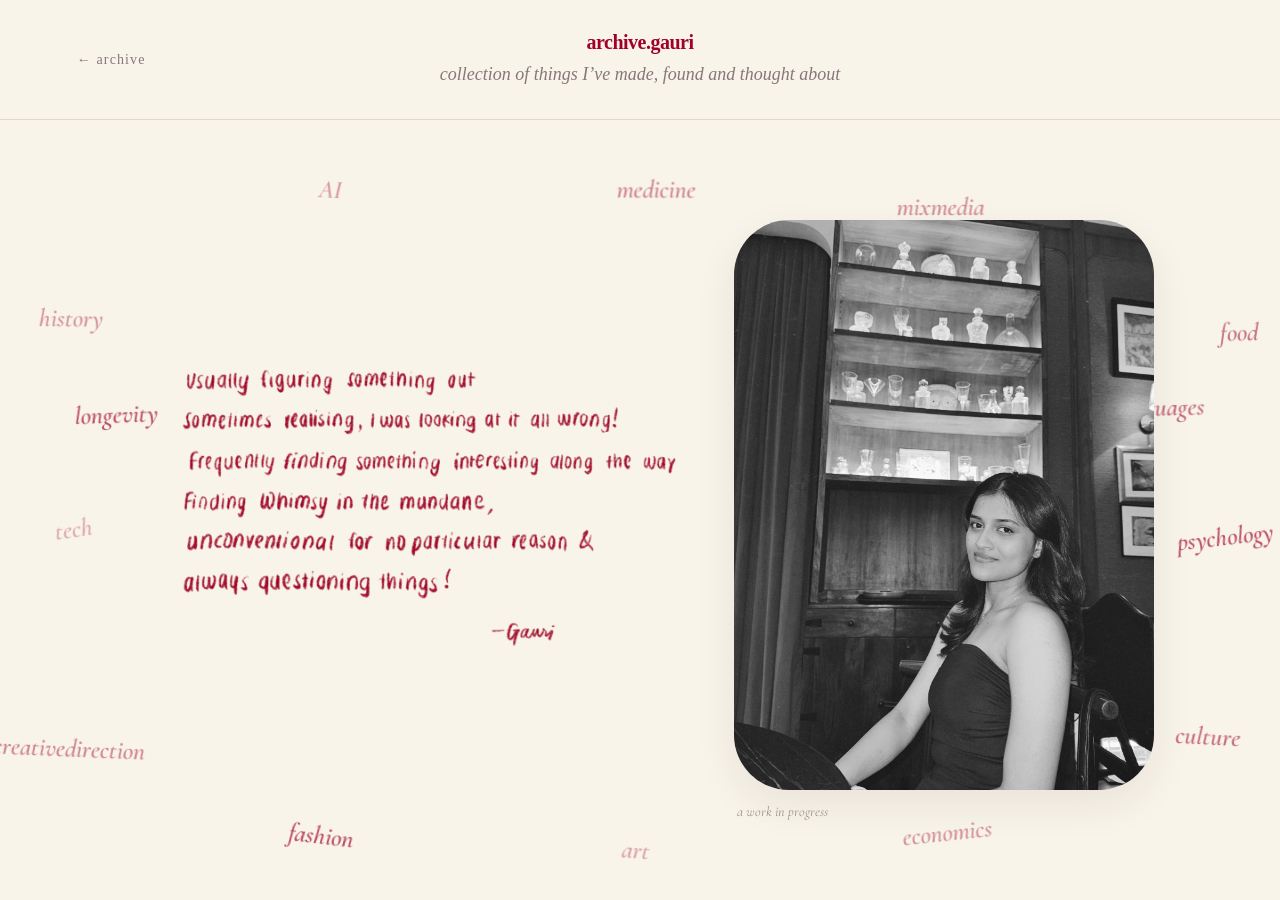
<file: about.html>
<!DOCTYPE html>
<html lang="en">

<head>
  <meta charset="UTF-8">
  <meta name="viewport" content="width=device-width, initial-scale=1.0">

  <title>about · archive.gauri</title>

  <!-- Curvy editorial font for floating words -->
  <link rel="preconnect" href="https://fonts.googleapis.com">
  <link rel="preconnect" href="https://fonts.gstatic.com" crossorigin>

  <link
    href="https://fonts.googleapis.com/css2?family=Cormorant+Garamond:ital,wght@0,500;0,600;1,500;1,600&display=swap"
    rel="stylesheet"
  >

  <style>

    :root {
      --cream: #f8f4e9;
      --burgundy: #a0002b;
      --dark-burgundy: #69001d;
      --text: #39272b;
      --muted: #88777a;
      --border: #e1d8cb;
    }

    * {
      box-sizing: border-box;
    }

    html,
    body {
      margin: 0;
      width: 100%;
      min-height: 100%;
    }

    body {
      background: var(--cream);
      color: var(--text);
      font-family: Georgia, "Times New Roman", serif;
      overflow-x: hidden;
    }

    a {
      color: inherit;
      text-decoration: none;
    }



    /* =========================================
       HEADER
    ========================================= */

    header {
      position: relative;
      z-index: 20;

      min-height: 120px;
      padding: 20px 6%;

      display: flex;
      flex-direction: column;
      align-items: center;
      justify-content: center;

      gap: 8px;

      text-align: center;

      border-bottom: 1px solid var(--border);
    }

    .brand {
  color: var(--burgundy);
  font-family: Georgia, "Times New Roman", serif;
  font-size: 20px;
  font-weight: 700;
  letter-spacing: -0.025em;
}

    .tagline {
      margin: 0;

      color: var(--muted);

      font-size: 18px;
      font-style: italic;
      line-height: 1.4;
    }

    .home-link {
      position: absolute;
      left: 6%;
      top: 50%;

      transform: translateY(-50%);

      color: var(--muted);

      font-size: 14px;
      letter-spacing: 0.08em;

      transition:
        color 200ms ease,
        opacity 200ms ease;
    }

    .home-link:hover {
      color: var(--burgundy);
    }



    /* =========================================
       ABOUT PAGE
    ========================================= */

    .about-page {
      position: relative;

      min-height: calc(100vh - 120px);
      min-height: calc(100svh - 120px);

      overflow: hidden;

      display: flex;
      align-items: center;
      justify-content: center;

      padding: 70px 7% 80px;
    }



    /* Keep real content above floating animation */

    .about-content {
      position: relative;
      z-index: 10;

      width: min(100%, 1160px);

      display: grid;
      grid-template-columns: 1.05fr 0.85fr;

      align-items: center;

      gap: 0;

    }



    /* =========================================
       HANDWRITTEN BIO
    ========================================= */

    .bio-wrap {
      display: flex;
      justify-content: center;
      align-items: center;

      transform: translateX(25px);
    }

    .bio-image {
      display: block;

      width: min(100%, 630px);
      max-height: 700px;

      object-fit: contain;

      opacity: 0;

      transform: translateY(12px);

      animation:
        content-arrive 1000ms 1300ms ease forwards;
    }



    /* =========================================
       PHOTO
    ========================================= */

    .photo-wrap {
      position: relative;

      display: flex;
      justify-content: center;
      align-items: center;

      opacity: 0;

      transform: translateX(-58px);

      animation:
        content-arrive 1000ms 1450ms ease forwards;
    }

    .photo {
      display: block;

      width: min(100%, 420px);
      max-height: 570px;

      object-fit: cover;

      border-radius: 55px;

      box-shadow:
        0 14px 40px rgba(60, 30, 35, 0.08);
    }



    /* Tiny imperfect caption */

    .photo-caption {
      position: absolute;

      left: 8%;
      bottom: -30px;

      color: var(--muted);

      font-family: "Cormorant Garamond", serif;

      font-size: 14px;
      font-style: italic;

      opacity: 0.8;
    }



    @keyframes content-arrive {

      to {
        opacity: 1;
        transform: translateY(0);
      }

    }



    /* =========================================
       FALLING SEEDS / FLOATING WORDS
    ========================================= */

    .whimsy-layer {
      position: absolute;
      inset: 0;

      z-index: 5;

      pointer-events: none;
      overflow: hidden;
    }



    /*
      Each item contains:

      1. seed image
      2. corresponding word

      JavaScript randomly chooses:
      - x position
      - y position
      - rotation
      - animation delay
      - opacity
    */

    .morph-item {
  position: absolute;
  left: var(--x);
  top: var(--y);

  width: max-content;
  height: max-content;

  opacity: 1;

  transform:
    translate(-50%, -50%)
    rotate(var(--rotation));

  pointer-events: none;

  z-index: 3;
}



    /* Seed starts visible */

    .morph-seed {
  display: block;

  width: var(--seed-size);
  height: var(--seed-size);

  object-fit: contain;

  opacity: 0;

  transform:
    translateY(-100vh)
    rotate(var(--seed-rotation));

  animation:
    seed-fall 3200ms
    var(--delay)
    cubic-bezier(.16, .8, .3, 1)
    forwards,

    seed-vanish 1800ms
    calc(var(--delay) + 4200ms)
    ease-in-out
    forwards;
}



    /* Word begins hidden */

    .morph-word {
  position: absolute;

  left: 50%;
  top: 50%;

  transform: translate(-50%, -50%);

  white-space: nowrap;

  color: var(--burgundy);

  font-family:
    "Cormorant Garamond",
    Georgia,
    serif;

  font-size:
    clamp(19px, 2vw, 31px);

  font-weight: 600;
  font-style: italic;

  opacity: 0;

  animation:
    word-appear 1400ms
    calc(var(--delay) + 3450ms)
    ease forwards,

    word-float var(--float-time)
    calc(var(--delay) + 4800ms)
    ease-in-out infinite alternate,

    word-breathe var(--breathe-time)
    calc(var(--delay) + 4500ms)
    ease-in-out infinite alternate;
}
    
    .word-changing {
  animation:
    word-change-out 1000ms ease-in-out forwards;
}

@keyframes word-change-out {

  0% {
    opacity: var(--base-opacity);
    filter: blur(0);
  }

  45% {
    opacity: 0.35;
    filter: blur(2px);
  }

  75% {
    opacity: 0;
    filter: blur(5px);
  }

  100% {
    opacity: 0;
    filter: blur(5px);
  }

}

    

    /*
      Seed falls from above screen
      into final random position- removed
    */

    @keyframes seed-fall {

  0% {
    opacity: 0;

    transform:
      translateY(-100vh)
      rotate(-18deg);
  }

  25% {
    opacity: 1;
  }

  72% {
    transform:
      translateY(18px)
      rotate(calc(var(--seed-rotation) + 4deg));
  }

  86% {
    transform:
      translateY(-5px)
      rotate(calc(var(--seed-rotation) - 2deg));
  }

  94% {
    transform:
      translateY(2px)
      rotate(var(--seed-rotation));
  }

  100% {
    opacity: 1;

    transform:
      translateY(0)
      rotate(var(--seed-rotation));
  }
}


@keyframes seed-vanish {

  0% {
    opacity: 1;

    transform:
      translateY(0)
      rotate(var(--seed-rotation))
      scale(1);
  }

  60% {
    opacity: 0.7;

    transform:
      translateY(0)
      rotate(var(--seed-rotation))
      scale(0.92);
  }

  100% {
    opacity: 0;

    transform:
      translateY(0)
      rotate(var(--seed-rotation))
      scale(0.72);
  }
}


    @keyframes word-appear {

      from {
        opacity: 0;
        filter: blur(4px);
      }

      to {
        opacity: var(--base-opacity);
        filter: blur(0);
      }

    }



    /*
      Words gently drift
    */

    @keyframes word-float {

      0% {
        transform:
          translate(-50%, -50%)
          translate(0, 0)
          rotate(-1deg);
      }

      50% {
        transform:
          translate(-50%, -50%)
          translate(4px, -5px)
          rotate(0.5deg);
      }

      100% {
        transform:
          translate(-50%, -50%)
          translate(-3px, 4px)
          rotate(-0.5deg);
      }

    }



    /*
      This creates the depth:
      one word fades down while another
      becomes stronger, continuously.
    */

    @keyframes word-breathe {

      0% {
        opacity: calc(var(--base-opacity) * 0.72);
      }

      50% {
        opacity: var(--base-opacity);
      }

      100% {
        opacity: calc(var(--base-opacity) * 0.82);
      }

    }



    /* =========================================
       MOBILE
    ========================================= */

    @media (max-width: 600px) {

  header {
    min-height: 88px;
    padding: 14px 18px;
  }

  .brand {
    font-size: 20px;
  }

  .tagline {
    font-size: 14px;
  }

  .home-link {
    left: 16px;
    font-size: 11px;
  }

  .about-page {
    padding: 28px 14px 55px;
    overflow: hidden;
  }

  .about-content {
    width: 100%;
    display: flex;
    flex-direction: column;
    align-items: center;
    gap: 22px;

    align-items: center;
    justify-content: flex-start;
  }

  .bio-wrap {
    order: 1;
    width: 100%;
    display: flex;
    transform: none;
    justify-content: center;
  }

  .bio-image {
    width: 86vw;
    max-height: 430px;
    height: auto;
    opacity: 0;
    transform: translateY(10px);
    animation:
      content-arrive 900ms 900ms ease forwards;
  }

  .photo-wrap {
    order: 2;
    width: 100%;
    display: flex;
    flex-direction: column;
    align-items: center;
    
    transform: none;
    justify-content: center;
    opacity: 0;
    animation:
      content-arrive 900ms 1100ms ease forwards;
  }

  .photo {
    width: 78vw;
    max-width: 360px;
    height: 440px;
    
    aspect-ratio: 4 / 5;
    object-fit: cover;
    border-radius: 38px;
  }

  .photo-caption {
    position: static;

    width: 78px;
    max-width: 360px;

    margin-top: 9px;

    font-size: 12px;

    text-align: left;
  }

  .whimsy-layer {
    overflow: hidden;
  }

  .morph-word {
    font-size: 18px;
  }

  .morph-item {
    max-width: 90px;
  }

  .morph-seed {
    width: var(--seed-size);
    height: var(--seed-size);
  }

}



    /* =========================================
       ACCESSIBILITY
    ========================================= */

    @media (prefers-reduced-motion: reduce) {

      *,
      *::before,
      *::after {
        animation-duration: 0.01ms !important;
        animation-iteration-count: 1 !important;
        transition-duration: 0.01ms !important;
      }

    }

  </style>

  <link rel="stylesheet" href="./resource-cards.css">
  <script defer src="./resource-cards.js"></script>
</head>


<body>

  <header>

    <a
      class="home-link"
      href="./index.html"
    >
      ← archive
    </a>

    <div class="brand">
      archive.gauri
    </div>

    <p class="tagline">
      collection of things I’ve made, found and thought about
    </p>

  </header>



  <main class="about-page">

    <!--
      Seeds + words are automatically
      generated here using JavaScript.
    -->

    <div
      class="whimsy-layer"
      id="whimsy-layer"
      aria-hidden="true"
    ></div>



    <!-- MAIN CONTENT -->

    <section class="about-content">

      <!-- LEFT: your handwritten Procreate bio -->

      <div class="bio-wrap">

        <img
          class="bio-image"
          src="./images/Bio.png"
          alt="A handwritten introduction by Gauri"
        >

      </div>



      <!-- RIGHT: your photo -->

      <div class="photo-wrap">

        <img
          class="photo"
          src="./images/Photo.jpg"
          alt="Portrait of Gauri"
        >

        <span class="photo-caption">
          a work in progress
        </span>

      </div>

    </section>

  </main>



  <script>

    /*
      WORDS

      Edit this whenever you want.
    */

    const words = [

  "art",
  "history",
  "fashion",
  "creativedirection",
  "medicine",
  "psychology",
  "economics",
  "tech",
  "AI",
  "longevity",
  "mixmedia",
  "culture",
  "languages",
  "food",

];



    /*
      YOUR EXISTING SIX SEEDS
    */

    const seedImages = [

      "./images/seed1.png",
      "./images/seed2.png",
      "./images/seed3.png",
      "./images/seed4.png",
      "./images/seed5.png",
      "./images/seed6.png"

    ];



    const layer =
      document.getElementById("whimsy-layer");



    /*
      Areas roughly occupied by the main
      photo + bio.

      We try not to place too many words
      right over the centre.
    */

    function createMorphItem(word, index) {

      const item =
        document.createElement("div");

      item.className =
        "morph-item";



      /*
  SAFE PERIMETER POSITIONS

  Words live around the bio + photo,
  never underneath them.
*/

const width = window.innerWidth;
const height = window.innerHeight;

let safeZones;

if (width <= 600 && height > width) {

  // PHONE PORTRAIT

  safeZones = [

    { x: 6,  y: 10 },
    { x: 94, y: 11 },

    { x: 5,  y: 30 },
    { x: 95, y: 32 },

    { x: 5,  y: 72 },
    { x: 95, y: 74 },

    { x: 8,  y: 91 },
    { x: 92, y: 91 }

  ];


} else if (width <= 900) {

  // MOBILE LANDSCAPE / TABLET

  safeZones = [

    { x: 6,  y: 14 },
    { x: 28, y: 9 },
    { x: 52, y: 10 },
    { x: 76, y: 9 },
    { x: 95, y: 15 },

    { x: 5,  y: 48 },
    { x: 95, y: 48 },

    { x: 8,  y: 86 },
    { x: 32, y: 91 },
    { x: 58, y: 90 },
    { x: 86, y: 86 }

  ];

} else {

  // DESKTOP

  safeZones = [

    { x: 5,  y: 24 },
    { x: 5,  y: 52 },
    { x: 5,  y: 80 },

    { x: 25, y: 10 },
    { x: 50, y: 9 },
    { x: 74, y: 10 },

    { x: 96, y: 28 },
    { x: 96, y: 53 },
    { x: 95, y: 80 },

    { x: 25, y: 92 },
    { x: 50, y: 93 },
    { x: 73, y: 92 },

    { x: 8,  y: 38 },
    { x: 91, y: 38 }

  ];

}

const position =
  safeZones[index % safeZones.length];


/*
  Add a little randomness so they don't
  look mathematically positioned.
*/

const x =
  position.x + random(-1.5, 1.5);

const y =
  position.y + random(-1.5, 1.5);


      const rotation =
        random(-8, 8);

      const seedRotation =
        random(-40, 40);

      const delay =
        random(100, 1300);

      const opacity =
        random(0.30, 0.70);

      const size =
        width <= 600
        ? random(16, 28)
        : width <= 760
        ? random(22, 38)
        : random(35, 65);

      const floatTime =
        random(6500, 10500);

      const breatheTime =
        random(3500, 7000);



      item.style.setProperty(
        "--x",
        `${x}%`
      );

      item.style.setProperty(
        "--y",
        `${y}%`
      );

      item.style.setProperty(
        "--rotation",
        `${rotation}deg`
      );

      item.style.setProperty(
        "--seed-rotation",
        `${seedRotation}deg`
      );

      item.style.setProperty(
        "--delay",
        `${delay}ms`
      );

      item.style.setProperty(
        "--base-opacity",
        opacity.toFixed(2)
      );

      item.style.setProperty(
        "--seed-size",
        `${size}px`
      );

      item.style.setProperty(
        "--float-time",
        `${floatTime}ms`
      );

      item.style.setProperty(
        "--breathe-time",
        `${breatheTime}ms`
      );



      /*
        SEED
      */

      const seed =
        document.createElement("img");

      seed.className =
        "morph-seed";

      seed.src =
        seedImages[
          index % seedImages.length
        ];

      seed.alt = "";



      /*
        WORD
      */

      const text =
        document.createElement("span");

      text.className =
        "morph-word";

      text.textContent = word;
      let currentWord = word;

function changeWord() {

  let nextWord;

  do {
    nextWord =
      words[
        Math.floor(
          Math.random() * words.length
        )
      ];
  }

  while (nextWord === currentWord);

  text.classList.add("word-changing");

  setTimeout(() => {

    currentWord = nextWord;
    text.textContent = currentWord;

    text.classList.remove("word-changing");

    setTimeout(
      changeWord,
      random(7000, 12000)
    );

  }, 700);

}

setTimeout(
  changeWord,
  random(7000, 12000)
);



      item.appendChild(seed);

      item.appendChild(text);

      layer.appendChild(item);

    }



    /*
      Utility:
      number between min/max
    */

    function random(min, max) {

      return Math.random()
        * (max - min)
        + min;

    }



    /*
      Shuffle slightly so the arrangement
      isn't identical every time.
    */

    const shuffledWords =
      [...words]
      .sort(() =>
        Math.random() - 0.5
      );



    shuffledWords.forEach(
      createMorphItem
    );

  </script>


</body>

</html>
</file>
<file: resource-cards.css>
/* ARCHIVE RESOURCE CARDS: visual previews for external references */
.resource-card {
  display: grid !important;
  grid-template-columns: 78px minmax(0, 1fr);
  align-items: center;
  gap: 14px;
  min-height: 92px;
  padding: 10px 13px 10px 10px;
  border: 1px solid rgba(116, 64, 72, .16);
  border-radius: 4px;
  background: linear-gradient(135deg, rgba(255,255,255,.78), rgba(245,235,224,.72));
  color: inherit;
  text-decoration: none !important;
  transition: transform 220ms ease, border-color 220ms ease, box-shadow 220ms ease;
  text-align: left;
}
.resource-card:hover, .resource-card:focus-visible {
  transform: translateY(-3px);
  border-color: rgba(116, 64, 72, .42);
  box-shadow: 0 9px 24px rgba(63, 39, 43, .09);
}
.resource-thumb {
  width: 78px;
  height: 70px;
  position: relative;
  display: flex;
  align-items: center;
  justify-content: center;
  overflow: hidden;
  background: #eadbd2;
  border-radius: 2px;
  box-shadow: 3px 4px 8px rgba(50, 35, 35, .12);
}
.resource-thumb::before {
  content: "";
  position: absolute;
  inset: 5px;
  border: 1px solid rgba(100, 56, 63, .18);
  pointer-events: none;
}
.resource-thumb img {
  display: block;
  width: 28px;
  height: 28px;
  object-fit: contain;
  border-radius: 4px;
  background: rgba(255,255,255,.88);
  padding: 4px;
  box-sizing: border-box;
}
.resource-thumb .resource-monogram {
  display: none;
  font: 600 17px/1 var(--sans, sans-serif);
  letter-spacing: .08em;
  color: #70454c;
}
.resource-thumb.is-fallback img { display: none; }
.resource-thumb.is-fallback .resource-monogram { display: block; }
.resource-thumb .resource-thumb-label {
  position: absolute;
  left: 7px;
  right: 7px;
  bottom: 7px;
  overflow: hidden;
  text-overflow: ellipsis;
  white-space: nowrap;
  font: 600 6px/1.3 var(--sans, sans-serif);
  letter-spacing: .12em;
  text-align: center;
  color: #70454c;
  text-transform: uppercase;
}
.resource-card-copy { min-width: 0; display: flex; flex-direction: column; gap: 5px; }
.resource-card-title { font: 400 14px/1.45 var(--display, Georgia, serif); color: var(--burgundy, #713d46); }
.resource-card-domain { font: 600 8px/1.5 var(--sans, sans-serif); letter-spacing: .1em; text-transform: uppercase; color: var(--muted, #81716e); overflow-wrap: anywhere; }
.resource-card-arrow { font: 11px/1 var(--sans, sans-serif); color: #a96d75; }
.source-links {
  display: grid !important;
  grid-template-columns: repeat(2, minmax(0, 1fr));
  gap: 12px !important;
}
.source-links .resource-card { min-height: 96px; }
.bombay-note > .resource-card, .visit-copy > .resource-card, .cue-item > div > .resource-card {
  margin-top: 12px;
  max-width: 470px;
}
.cue-item .resource-card { max-width: 500px; }
.section-copy a.resource-inline {
  display: inline-flex !important;
  align-items: center;
  gap: 6px;
  padding: 3px 7px;
  border: 1px solid rgba(116, 64, 72, .18);
  border-radius: 3px;
  background: rgba(255,255,255,.55);
  text-decoration: none !important;
  color: var(--burgundy, #713d46);
  font-size: .92em;
}
.resource-inline-icon-wrap {
  display: inline-flex;
  width: 16px;
  height: 16px;
  align-items: center;
  justify-content: center;
  vertical-align: -3px;
  margin-right: 3px;
}
.resource-inline-icon-wrap .resource-monogram {
  font: 600 7px/1 var(--sans, sans-serif);
  letter-spacing: 0;
  color: #70454c;
}
.resource-inline .resource-inline-icon {
  width: 14px;
  height: 14px;
  object-fit: contain;
  vertical-align: middle;
}
@media (max-width: 640px) {
  .source-links { grid-template-columns: minmax(0, 1fr); }
  .resource-card { grid-template-columns: 68px minmax(0, 1fr); gap: 11px; min-height: 82px; }
  .resource-thumb { width: 68px; height: 64px; }
}
@media (prefers-reduced-motion: reduce) {
  .resource-card { transition: none; }
  .resource-card:hover, .resource-card:focus-visible { transform: none; }
}
</file>
<file: continuum/assets/index-Bwj3BI8Q.css>
@import "https://fonts.googleapis.com/css2?family=DM+Sans:wght@400;500;600;700&family=Manrope:wght@400;500;600;700;800&display=swap";.continuum-auth-screen{color:#26352e;background:#f5f4ef;place-items:center;min-height:100vh;padding:24px;font-family:inherit;display:grid}.continuum-auth-card{background:#fffefa;border:1px solid #e5e3da;border-radius:22px;width:min(100%,420px);padding:38px;box-shadow:0 18px 60px #26352e12}.continuum-auth-mark{color:#315a43;background:#dce9df;border-radius:15px;place-items:center;width:44px;height:44px;margin-bottom:24px;font-size:25px;font-weight:700;display:grid}.continuum-auth-eyebrow{color:#68816f;letter-spacing:.16em;font-size:10px;font-weight:700}.continuum-auth-card h1{letter-spacing:-.04em;margin:9px 0 7px;font-size:30px}.continuum-auth-copy{color:#778078;margin:0 0 26px;font-size:14px;line-height:1.6}.continuum-auth-label{color:#4b5b51;margin:16px 0 7px;font-size:12px;font-weight:650;display:block}.continuum-auth-input{color:#839087;background:#fff;border:1px solid #dedfd7;border-radius:11px;align-items:center;gap:10px;padding:0 13px;display:flex}.continuum-auth-input input{color:#26352e;width:100%;min-width:0;font:inherit;background:0 0;border:0;outline:0;padding:13px 0;font-size:14px}.continuum-auth-submit{color:#fff;width:100%;font:inherit;cursor:pointer;background:#315a43;border:0;border-radius:11px;justify-content:center;align-items:center;gap:10px;margin-top:22px;padding:14px 16px;font-weight:650;display:flex}.continuum-auth-submit:disabled{opacity:.6;cursor:wait}.continuum-auth-error{color:#a33f32;background:#fff0ed;border-radius:9px;margin-top:14px;padding:11px 12px;font-size:12px}.continuum-auth-safe{color:#829087;justify-content:center;align-items:center;gap:7px;margin-top:20px;font-size:11px;display:flex}.continuum-session-bar{z-index:20;color:#526257;background:#eef2ed;justify-content:flex-end;align-items:center;gap:14px;min-height:34px;padding:6px 18px;font:11px/1.4 inherit;display:flex;position:relative}.continuum-session-bar button{color:#315a43;font:inherit;cursor:pointer;background:0 0;border:0;align-items:center;gap:5px;display:inline-flex}@media (width<=520px){.continuum-auth-card{padding:27px 22px}.continuum-session-bar{justify-content:space-between;font-size:10px}}.continuum-auth-guest{color:#fff;width:100%;font:inherit;cursor:pointer;background:#315a43;border:0;border-radius:11px;justify-content:center;align-items:center;gap:10px;margin:2px 0 0;padding:15px 16px;font-size:14px;font-weight:700;transition:transform .18s,background .18s;display:flex}.continuum-auth-guest:hover{background:#264a36;transform:translateY(-1px)}.continuum-auth-guest svg:last-child{margin-left:auto}.continuum-auth-demo-note{color:#728078;text-align:center;justify-content:center;align-items:center;gap:6px;margin-top:12px;font-size:10px;line-height:1.5;display:flex}.continuum-auth-divider{color:#98a098;letter-spacing:.14em;align-items:center;gap:12px;margin:24px 0 4px;font-size:9px;font-weight:750;display:flex}.continuum-auth-divider:before,.continuum-auth-divider:after{content:"";background:#e9e9e2;flex:1;height:1px}.guest-session-bar{color:#315a43;background:#e4eee6}.guest-session-bar>span{align-items:center;gap:5px;display:flex}.guest-session-bar>span b{letter-spacing:.08em}.live-tasks-panel{margin-top:18px}.live-refresh{align-items:center;gap:7px;display:inline-flex}.live-refresh:disabled{opacity:.55}.live-task-state{color:#778078;padding:22px 4px;font-size:13px}.live-task-error{color:#9b3d31;background:#fff0ed;border-radius:10px;align-items:flex-start;gap:9px;margin:12px 0;padding:12px;font-size:12px;display:flex}.live-task-row{border-top:1px solid #eeeee8;align-items:center;gap:12px;padding:14px 2px;display:flex}.live-task-check{color:#839087;cursor:pointer;background:0 0;border:0;flex:0 0 28px;place-items:center;width:28px;height:28px;display:grid}.live-task-check.checked{color:#315a43;background:#e3eee5;border-radius:50%}.live-task-check:disabled{opacity:.5;cursor:wait}.live-task-copy{flex-direction:column;flex:1;gap:4px;min-width:0;display:flex}.live-task-copy b{color:#344239;font-size:13px;font-weight:650}.live-task-copy b.is-complete{color:#8a948d;text-decoration:line-through}.live-task-copy small{color:#8a938d;font-size:11px}.live-task-status{white-space:nowrap;color:#6d776f;text-transform:capitalize;background:#f2f1ec;border-radius:20px;padding:5px 8px;font-size:10px}.live-task-status.pending{color:#93621b;background:#fff2dc}.live-task-status.completed{color:#3c704b;background:#e5f0e7}.live-task-status.in_progress{color:#49648f;background:#e8eef9}.live-task-foot{color:#879189;border-top:1px solid #eeeee8;align-items:center;gap:7px;padding-top:12px;font-size:10px;display:flex}@media (width<=520px){.live-task-row{align-items:flex-start}.live-task-status{font-size:9px}}.oc-wrap{margin:22px 0 36px}.oc-heading{justify-content:space-between;align-items:flex-start;gap:18px;margin-bottom:18px;display:flex}.oc-heading h2{letter-spacing:-.035em;margin:6px 0;font-size:22px}.oc-heading p{color:#7b857e;margin:0;font-size:12px}.oc-tabs{border-bottom:1px solid #e8e9e2;gap:7px;margin-bottom:16px;padding:5px 0 13px;display:flex;overflow:auto}.oc-tabs button{white-space:nowrap;color:#6c786f;cursor:pointer;background:#fffefa;border:1px solid #e3e5dd;border-radius:10px;align-items:center;gap:7px;padding:9px 12px;font:600 11px inherit;display:flex}.oc-tabs button.active{color:#fff;background:#315a43;border-color:#315a43}.oc-grid,.oc-ai-grid{grid-template-columns:minmax(260px,.8fr) minmax(300px,1.2fr);gap:14px;display:grid}.oc-ai-grid{grid-template-columns:repeat(2,minmax(0,1fr))}.oc-card{background:#fffefa;border:1px solid #e8e8e0;border-radius:15px;min-width:0;padding:17px}.oc-card h3{color:#33443a;align-items:center;gap:8px;margin:0 0 15px;font-size:14px;display:flex}.oc-field{margin:12px 0;display:block}.oc-field>span{color:#657269;margin-bottom:6px;font-size:11px;font-weight:650;display:block}.oc-field input,.oc-field select,.oc-field textarea{box-sizing:border-box;color:#344239;background:#fff;border:1px solid #e0e3dc;border-radius:9px;outline-color:#88a18f;width:100%;min-width:0;padding:10px 11px;font:12px inherit}.oc-field textarea{resize:vertical}.oc-primary,.oc-secondary{color:#fff;cursor:pointer;background:#315a43;border:0;border-radius:9px;justify-content:center;align-items:center;gap:7px;padding:10px 13px;font:600 11px inherit;display:inline-flex}.oc-secondary{color:#42564a;background:#f1f3ee;border:1px solid #e3e7df}.oc-primary:disabled,.oc-secondary:disabled{opacity:.5;cursor:wait}.oc-help,.oc-muted{color:#89938c;font-size:11px;line-height:1.55}.oc-card-head{justify-content:space-between;align-items:center;gap:10px;display:flex}.oc-card-head h3{margin-bottom:10px}.oc-card-head>span{color:#849087;font-size:10px}.oc-search{color:#88948b;border:1px solid #e7e9e2;border-radius:9px;align-items:center;gap:8px;margin:6px 0 10px;padding:9px 10px;display:flex}.oc-search input{color:#344239;background:0 0;border:0;outline:0;flex:1;min-width:0;font:12px inherit}.oc-list{max-height:480px;overflow:auto}.oc-row{border-top:1px solid #eff0eb;align-items:center;gap:10px;min-width:0;padding:11px 0;display:flex}.oc-row-main{flex-direction:column;flex:1;gap:4px;min-width:0;display:flex}.oc-row-main b{color:#3d4b42;overflow-wrap:anywhere;font-size:12px}.oc-row-main small{color:#879188;font-size:10px;line-height:1.45}.oc-avatar{color:#42634c;background:#e7eee6;border-radius:11px;flex:0 0 32px;place-items:center;width:32px;height:32px;font-size:10px;font-weight:700;display:grid}.oc-pill{color:#66736a;white-space:nowrap;text-transform:capitalize;background:#f1f1eb;border-radius:20px;padding:5px 8px;font-size:9px}.oc-pill.pending{color:#93621b;background:#fff2dc}.oc-pill.completed{color:#3c704b;background:#e5f0e7}.oc-pill.in_progress{color:#49648f;background:#e8eef9}.oc-check{color:#87938a;cursor:pointer;background:0 0;border:0;padding:5px}.oc-check.done{color:#3c704b;background:#e5f0e7;border-radius:50%}.oc-strike{text-decoration:line-through;color:#9aa39c!important}.oc-inline-select{color:#526157;background:#fff;border:1px solid #e3e7df;border-radius:8px;max-width:120px;padding:7px;font-size:10px}.oc-doc{border-top:1px solid #eff0eb;padding:13px 0}.oc-doc-actions{flex-wrap:wrap;gap:6px;margin-top:9px;display:flex}.oc-doc-actions .oc-secondary{padding:7px 8px;font-size:9px}.oc-job{background:#f5f6f1;border-radius:10px;gap:8px;margin-top:14px;padding:12px;display:grid}.oc-job small{color:#7d887f;font-size:10px}.oc-job pre{white-space:pre-wrap;overflow-wrap:anywhere;max-height:240px;font-size:10px;overflow:auto}.oc-alert,.oc-notice{border-radius:10px;align-items:center;gap:8px;margin:10px 0;padding:11px 13px;font-size:11px;display:flex}.oc-alert{color:#a33f32;background:#fff0ed}.oc-notice{color:#3c704b;background:#e9f3eb}.oc-loading{color:#7a867d;align-items:center;gap:9px;padding:24px;font-size:12px;display:flex}.oc-spin{animation:1s linear infinite ocspin}@keyframes ocspin{to{transform:rotate(360deg)}}.oc-ai-result{color:#485b4d;background:#f2f5ef;border-radius:10px;margin-top:12px;padding:12px}.oc-ai-result b{font-size:11px}.oc-ai-result p{white-space:pre-wrap;font-size:12px;line-height:1.6}.oc-ai-result .oc-secondary{margin-top:5px}.oc-audio{width:100%;margin-top:12px}.oc-wrap .eyebrow{letter-spacing:.12em;color:#7b8b7e;font-size:9px}@media (width<=760px){.oc-heading{flex-direction:column}.oc-grid,.oc-ai-grid{grid-template-columns:1fr}.oc-tabs{margin-right:-8px}.oc-card{padding:14px}.oc-doc-actions .oc-secondary{flex:1}.oc-row{align-items:flex-start}.oc-pill{margin-top:2px}}.oc-review{gap:14px;margin-top:16px;display:grid}.oc-review-warning{color:#875b27;background:#fff5e8;border-radius:10px;padding:12px 14px;font-size:11px;line-height:1.6}.oc-review-field{background:#fff;border:1px solid #e7e8df;border-radius:11px;padding:12px}.oc-evidence{color:#7b887e;flex-wrap:wrap;justify-content:space-between;gap:6px;margin-top:8px;font-size:10px;display:flex}.oc-evidence b{color:#416b54}.oc-review-actions{flex-wrap:wrap;gap:9px;margin-top:5px;display:flex}.oc-technical{color:#657269;border:1px solid #e7e8df;border-radius:10px;padding:12px;font-size:11px}.oc-technical summary{cursor:pointer;font-weight:600}.oc-technical pre{white-space:pre-wrap;overflow-wrap:anywhere;max-height:280px;font-size:10px;line-height:1.5;overflow:auto}@media (width<=600px){.oc-review-actions{flex-direction:column}.oc-review-actions button{width:100%}}.vo-wrap{color:#35443b;gap:15px;margin:18px 0 36px;display:grid}.vo-head{justify-content:space-between;gap:16px;display:flex}.vo-eyebrow{letter-spacing:.15em;color:#78907e;font-size:9px;font-weight:800}.vo-head h2{letter-spacing:-.04em;margin:6px 0;font-size:23px}.vo-head p{color:#7e8981;max-width:680px;margin:0;font-size:12px;line-height:1.6}.vo-refresh,.vo-primary,.vo-cancel{cursor:pointer;border-radius:9px;justify-content:center;align-items:center;gap:7px;padding:10px 13px;font:600 11px inherit;display:inline-flex}.vo-refresh{color:#4d6254;background:#f2f4ef;border:1px solid #e3e7df}.vo-primary{color:#fff;background:#315a43;border:0}.vo-primary:disabled{opacity:.5}.vo-stats{grid-template-columns:repeat(3,1fr);gap:10px;display:grid}.vo-stats>div{background:#fffefa;border:1px solid #e7e9e1;border-radius:13px;gap:5px;padding:13px;display:grid}.vo-stats b{font-size:22px}.vo-stats span,.vo-help{color:#879188;font-size:10px}.vo-grid{grid-template-columns:repeat(2,minmax(0,1fr));gap:14px;display:grid}.vo-card{background:#fffefa;border:1px solid #e7e9e1;border-radius:15px;min-width:0;padding:17px}.vo-card h3,.vo-history-title h3{color:#34483b;align-items:center;gap:8px;margin:0 0 14px;font-size:14px;display:flex}.vo-card label{color:#68766d;gap:6px;margin:11px 0;font-size:11px;font-weight:650;display:grid}.vo-card input:not([type=checkbox]),.vo-card select{box-sizing:border-box;color:#35443b;background:#fff;border:1px solid #e0e4dc;border-radius:9px;width:100%;min-width:0;padding:10px;font:12px inherit}.vo-time{grid-template-columns:1fr 1fr;gap:10px;display:grid}.vo-check{align-items:flex-start;line-height:1.5;grid-template-columns:auto 1fr!important;display:flex!important}.vo-check input{margin-top:2px}.vo-help{line-height:1.55}.vo-history-title{justify-content:space-between;align-items:center;display:flex}.vo-history-title h3{margin:0 0 12px}.vo-history-title>span{color:#879188;font-size:10px}.vo-row{border-top:1px solid #eff0eb;align-items:center;gap:10px;padding:12px 0;display:flex}.vo-call-icon{color:#4d745b;background:#edf2eb;border-radius:10px;flex:0 0 32px;place-items:center;width:32px;height:32px;display:grid}.vo-main{flex:1;gap:4px;min-width:0;display:grid}.vo-main b{font-size:12px}.vo-main small{color:#879188;font-size:10px}.vo-failure{color:#a34d40!important}.vo-status{text-transform:capitalize;white-space:nowrap;border-radius:20px;padding:5px 8px;font-size:9px}.vo-status.good{color:#3f7650;background:#e7f2e8}.vo-status.wait{color:#8c682c;background:#fff2dc}.vo-status.bad{color:#a34d40;background:#fff0ed}.vo-status.muted{color:#6e7971;background:#f0f1ed}.vo-cancel{color:#7a625b;background:#fff;border:1px solid #e5e8e0;padding:6px 9px}.vo-safety{color:#526b58;background:#eef3ed;border-radius:11px;gap:9px;padding:13px;font-size:10px;line-height:1.6;display:flex}.vo-alert,.vo-notice{border-radius:10px;gap:8px;padding:11px;font-size:11px;display:flex}.vo-alert{color:#a33f32;background:#fff0ed}.vo-notice{color:#3c704b;background:#e9f3eb}@media (width<=760px){.vo-grid{grid-template-columns:1fr}.vo-head{flex-direction:column}.vo-row{flex-wrap:wrap;align-items:flex-start}.vo-main{min-width:calc(100% - 50px)}.vo-status{margin-left:42px}}.iva-wrap{color:#354255;gap:14px;margin:8px 0 22px;display:grid}.iva-head{background:linear-gradient(115deg,#fffaf5,#fff2e7);border:1px solid #edddcf;border-radius:16px;align-items:center;gap:12px;padding:16px;display:flex;box-shadow:0 8px 22px #7443220b}.iva-icon{color:#b65e2d;background:#f8e8da;border-radius:13px;place-items:center;width:41px;height:41px;display:grid}.iva-title{flex:1;min-width:0}.iva-title>span,.iva-report-head>div>span,.iva-dialog>span{letter-spacing:1.4px;color:#b66c40;font-size:8px;font-weight:850}.iva-title h2{color:#70452e;margin:3px 0;font:800 19px Manrope,sans-serif}.iva-title p{color:#8c796b;margin:0;font-size:10px}.iva-refresh,.iva-secondary{color:#845234;cursor:pointer;background:#fff;border:1px solid #ead6c5;border-radius:9px;align-items:center;gap:6px;padding:8px 10px;font-size:9px;font-weight:750;display:inline-flex}.iva-layout{grid-template-columns:minmax(0,1.5fr) minmax(230px,.82fr);align-items:start;gap:12px;display:grid}.iva-main,.iva-side{gap:12px;min-width:0;display:grid}.iva-card{background:#fff;border:1px solid #eee5df;border-radius:14px;min-width:0;padding:15px;box-shadow:0 5px 18px #54351f08}.iva-step{align-items:center;gap:9px;margin-bottom:12px;display:flex}.iva-step>span{color:#a75a2e;background:#faeadf;border-radius:50%;place-items:center;width:26px;height:26px;font-size:11px;font-weight:850;display:grid}.iva-step>div{gap:2px;display:grid}.iva-step b{color:#593d2d;font:750 13px Manrope,sans-serif}.iva-step small{color:#99887e;font-size:8px}.iva-field{color:#82624d;gap:5px;font-size:9px;font-weight:750;display:grid}.iva-field select{color:#4d4037;background:#fff;border:1px solid #e8ded7;border-radius:8px;min-width:0;height:36px;padding:0 8px;font:10px DM Sans,sans-serif}.iva-recipient{background:#fffaf6;border:1px solid #f1e3d8;border-radius:10px;align-items:center;gap:9px;margin-top:9px;padding:9px;display:flex}.iva-avatar{color:#762841;background:#f3dfe4;border-radius:50%;place-items:center;width:32px;height:32px;font-size:9px;font-weight:850;display:grid}.iva-person{flex:1;gap:3px;min-width:0;display:grid}.iva-person b,.iva-phone b{color:#4a4038;font-size:9px}.iva-person small,.iva-phone small{color:#98877c;font-size:8px}.iva-phone{text-align:right;overflow-wrap:anywhere;gap:3px;display:grid}.iva-consent{border-radius:9px;align-items:center;gap:7px;margin-top:9px;padding:9px;display:flex}.iva-consent>div{flex:1;gap:2px;display:grid}.iva-consent b{font-size:9px}.iva-consent small{opacity:.8;font-size:8px}.iva-consent button{background:0 0;border:1px solid;border-radius:7px;padding:5px 7px;font-size:8px}.iva-consent.good{color:#24764c;background:#eaf6ef}.iva-consent.warn{color:#96621d;background:#fff6e9}.iva-consent.bad{color:#ad3c38;background:#fff0ef}.iva-consent-form{background:#fffaf6;border:1px dashed #e8cbb6;border-radius:9px;margin-top:9px;padding:10px}.iva-consent-row{grid-template-columns:.85fr 1.15fr;align-items:end;gap:9px;display:grid}.iva-check{color:#816b5b;align-items:flex-start;gap:6px;font-size:8px;line-height:1.5;display:flex}.iva-check input{accent-color:#268451;margin:1px 0 0}.iva-guardian{margin-top:8px}.iva-consent-form>.iva-secondary{margin-top:9px}.iva-message{resize:vertical;color:#44382f;background:#fffdfb;border:1px solid #e8ded7;border-radius:9px;width:100%;min-height:105px;padding:10px;font:11px/1.6 DM Sans,sans-serif}.iva-message:focus{border-color:#cb885e;outline:3px solid #f7e7dc}.iva-meta{color:#a09288;justify-content:space-between;gap:8px;margin:6px 0 10px;font-size:8px;display:flex}.iva-meta span:last-child{color:#278051;align-items:center;gap:4px;display:flex}.iva-options{grid-template-columns:1fr 1fr;gap:9px;display:grid}.iva-clinical{color:#94601a;background:#fff7e9;border:1px solid #f0d8a7;border-radius:9px;gap:8px;margin-top:10px;padding:9px;display:flex}.iva-clinical>div{gap:5px;display:grid}.iva-clinical b{font-size:9px}.iva-clinical small{font-size:8px;line-height:1.5}.iva-proof{color:#875634;background:#fff4ec;border-radius:8px;align-items:flex-start;gap:7px;margin-top:10px;padding:9px;font-size:8px;line-height:1.5;display:flex}.iva-primary{color:#fff;cursor:pointer;border:0;border-radius:9px;justify-content:center;align-items:center;gap:7px;padding:10px 13px;font:750 10px DM Sans,sans-serif;display:inline-flex}.iva-primary:disabled{opacity:.5;cursor:not-allowed}.iva-primary.sim{background:#b96532;margin-top:11px}.iva-primary.live{background:#258354;margin-top:11px}.iva-side-title{color:#a85c30;align-items:center;gap:7px;margin-bottom:9px;display:flex}.iva-side-title b{flex:1;font:750 10px Manrope,sans-serif}.iva-pill,.iva-status{text-transform:capitalize;border-radius:99px;padding:4px 7px;font-size:8px;font-weight:850;display:inline-flex}.iva-pill.off,.iva-status.wait{color:#a6642c;background:#fff2e4}.iva-pill.on,.iva-status.good{color:#28774c;background:#e9f6ed}.iva-status.bad{color:#b43e39;background:#fff0ef}.iva-side p{color:#917d6f;margin:8px 0;font-size:8px;line-height:1.5}.iva-missing{color:#90611f;background:#fff8ee;border-radius:8px;gap:4px;padding:8px;display:grid}.iva-missing b,.iva-missing small{font-size:8px}.iva-window{color:#917963;border-top:1px solid #f0e9e4;align-items:center;gap:6px;padding-top:8px;font-size:8px;display:flex}.iva-history{text-align:left;background:0 0;border-top:1px solid #f3eee9;align-items:center;gap:8px;width:100%;padding:8px 0;display:flex}.iva-history>span{flex:1;gap:3px;min-width:0;display:grid}.iva-history b{color:#58483b;font-size:9px}.iva-history small{color:#a09287;font-size:8px}.iva-history em{font-style:normal}.iva-muted{color:#9b8d82;font-size:9px}.iva-safety{color:#875633;background:#fff4ec;border-radius:9px;gap:7px;padding:10px;font-size:8px;line-height:1.5;display:flex}.iva-report-head{justify-content:space-between;align-items:center;margin-bottom:10px;display:flex}.iva-report-head h3{color:#5a412f;margin:4px 0;font:750 12px Manrope,sans-serif}.iva-report-grid{grid-template-columns:1fr 1fr;gap:7px;display:grid}.iva-report-grid>div{background:#fffaf6;border-radius:8px;gap:3px;padding:8px;display:grid}.iva-report-grid small{color:#9a887c;font-size:8px}.iva-report-grid b{color:#5b4839;overflow-wrap:anywhere;font-size:9px}.iva-note,.iva-error{color:#895831;background:#fff4e9;border-radius:8px;gap:6px;padding:8px;font-size:8px;line-height:1.5;display:flex}.iva-error{color:#ac3936;background:#fff0ef}.iva-card details{color:#6e594a;margin-top:9px;font-size:9px}.iva-backdrop{z-index:110;-webkit-backdrop-filter:blur(5px);backdrop-filter:blur(5px);background:#17243488;place-items:center;padding:14px;display:grid;position:fixed;inset:0}.iva-dialog{background:#fff;border-radius:17px;width:min(500px,100%);max-height:90vh;padding:20px;overflow:auto;box-shadow:0 25px 80px #2228}.iva-dialog>span{color:#b86a39;letter-spacing:1.4px;font-size:8px;font-weight:850}.iva-dialog h3{color:#61432f;margin:5px 0 12px;font:800 18px Manrope,sans-serif}.iva-dialog dl{grid-template-columns:1fr 1.3fr;gap:7px;font-size:9px;display:grid}.iva-dialog dt{color:#988578}.iva-dialog dd{text-align:right;color:#4f4036;overflow-wrap:anywhere;margin:0;font-weight:750}.iva-approved{background:#fff8f3;border-radius:8px;padding:10px}.iva-approved small{color:#9c7e67;font-size:8px}.iva-approved p{white-space:pre-wrap;color:#59483b;font-size:10px;line-height:1.6}.iva-warning{color:#945f22;font-size:9px}.iva-actions{flex-wrap:wrap;justify-content:flex-end;gap:8px;margin-top:12px;display:flex}.iva-toast{border-radius:8px;align-items:center;gap:7px;padding:8px 10px;font-size:8px;display:flex}.iva-toast button{background:0 0;margin-left:auto;font-size:8px;text-decoration:underline}.iva-toast.error{color:#aa3b37;background:#fff0ef}.iva-toast.success{color:#27764b;background:#eaf6ef}@media (width<=850px){.iva-layout{grid-template-columns:1fr}.iva-side{grid-template-columns:1fr 1fr}.iva-safety{grid-column:1/-1}}@media (width<=580px){.iva-head{align-items:flex-start;padding:12px}.iva-title h2{font-size:16px}.iva-title p{font-size:9px}.iva-refresh{padding:8px;font-size:0}.iva-layout,.iva-side,.iva-consent-row{grid-template-columns:1fr}.iva-phone{text-align:left;width:100%;padding-left:41px}.iva-recipient{flex-wrap:wrap}.iva-card{padding:12px}}.oc-legacy-voice{border:1px solid var(--continuum-line,#e8edf2);background:#ffffffad;border-radius:12px;margin-top:12px;padding:10px 13px}.oc-legacy-voice>summary{cursor:pointer;color:#78869a;font-size:10px;font-weight:700;list-style-position:inside}.oc-legacy-voice[open]>summary{color:#53657b;border-bottom:1px solid #edf0f4;margin-bottom:12px;padding-bottom:9px}.oc-legacy-voice>.oc-help{color:#8995a4;font-size:9px;line-height:1.5}.ic-wrap{color:#35443b;gap:15px;margin:18px 0 36px;display:grid}.ic-head{justify-content:space-between;align-items:flex-start;gap:18px;display:flex}.ic-head h2{letter-spacing:-.035em;margin:6px 0;font-size:22px}.ic-head p{color:#7d8980;max-width:700px;margin:0;font-size:12px;line-height:1.6}.ic-grid{grid-template-columns:repeat(2,minmax(0,1fr));gap:14px;display:grid}.ic-card{background:#fffefa;border:1px solid #e7e9e1;border-radius:15px;min-width:0;padding:17px}.ic-card-title{align-items:center;gap:10px;margin-bottom:11px;display:flex}.ic-icon{color:#42674c;background:#edf2eb;border-radius:11px;flex:0 0 36px;place-items:center;width:36px;height:36px;display:grid}.ic-card-title h3{margin:0 0 4px;font-size:14px}.ic-card-title small{color:#88938b;font-size:10px}.ic-card p{color:#758178;font-size:11px;line-height:1.65}.ic-device-row{color:#526157;border-top:1px solid #eef0e9;align-items:center;gap:8px;padding:9px 0;font-size:11px;display:flex}.ic-state{color:#839087;text-align:right;margin-left:auto;font-size:9px}.ic-actions{flex-wrap:wrap;align-items:center;gap:8px;margin-top:13px;display:flex}.ic-primary,.ic-secondary{font:inherit;cursor:pointer;border-radius:9px;justify-content:center;align-items:center;gap:7px;padding:9px 12px;font-size:11px;font-weight:600;display:inline-flex}.ic-primary{color:#fff;background:#315a43;border:0}.ic-secondary{color:#4e6254;background:#f4f5f1;border:1px solid #e0e5dc}.ic-primary:disabled,.ic-secondary:disabled,.ic-text-button:disabled{opacity:.45;cursor:not-allowed}.ic-text-button{color:#8b6b60;cursor:pointer;background:0 0;border:0;font-size:10px}.ic-note{color:#66776a;background:#f2f5ef;border-radius:9px;gap:8px;margin-top:13px;padding:10px;font-size:10px;line-height:1.6;display:flex}.ic-status-line{color:#546359;align-items:center;gap:8px;margin:12px 0;font-size:10px;display:flex}.ic-status-line span:last-child{color:#879188}.ic-dot{background:#c5c9c2;border-radius:50%;width:8px;height:8px}.ic-dot.ready{background:#4d9b62}.ic-list{color:#758178;padding-left:18px;font-size:11px;line-height:1.8}.ic-link{color:#42674c;align-items:center;gap:6px;width:fit-content;margin-top:9px;font-size:10px;text-decoration:none;display:flex}.ic-link:hover{text-decoration:underline}.ic-footnote{color:#89938b;margin:0;font-size:10px;line-height:1.6}.ic-alert,.ic-notice{border-radius:9px;align-items:center;gap:8px;padding:10px 12px;font-size:11px;display:flex}.ic-alert{color:#a44b3d;background:#fff0ed}.ic-notice{color:#456b4c;background:#edf5ec}@media (width<=760px){.ic-grid{grid-template-columns:1fr}.ic-head{flex-direction:column}.ic-actions>*{max-width:100%}}:root{color:#252b2a;font-synthesis:none;text-rendering:optimizelegibility;background:#f7f6f2;font-family:DM Sans,sans-serif}*{box-sizing:border-box}body{min-width:320px;margin:0}button,input,select{font:inherit}button{cursor:pointer;color:inherit;background:0 0;border:0}.app-shell{--accent:#34766a;--accent-dark:#245e54;--tint:#e9f2ed;--side:#fff;background:#f7f6f2;min-height:100vh;display:flex}.care-theme{--accent:#655c9a;--accent-dark:#51477f;--tint:#f0eef8}.field-theme{--accent:#bd7c4c;--accent-dark:#a56338;--tint:#fbf0e7}.sidebar{z-index:20;background:#fff;border-right:1px solid #ecebe5;flex-direction:column;width:248px;padding:25px 16px 16px;display:flex;position:fixed;inset:0 auto 0 0}.brand{align-items:center;gap:11px;padding:0 10px 35px;display:flex}.brand b{letter-spacing:-1.1px;color:#253a36;font:800 21px Manrope}.brand small{letter-spacing:2px;color:#9a9e98;margin-top:1px;font-size:8px;display:block}.brand-mark{background:#e5f0e9;border-radius:10px;justify-content:center;align-items:center;gap:2px;width:31px;height:31px;display:flex;transform:rotate(-7deg)}.brand-mark span{background:#4d8a77;border-radius:8px;width:4px;height:13px}.brand-mark span:nth-child(2){height:19px}.brand-mark span:nth-child(3){height:10px}.workspace-label,.eyebrow{letter-spacing:1.6px;color:#9a9c96;font-size:9px;font-weight:700}.workspace-label{padding:0 11px 10px}.workspace-switch{gap:4px;display:grid}.workspace-switch button,.side-nav button,.journey-nav button{color:#777e79;text-align:left;border-radius:9px;align-items:center;gap:11px;height:42px;padding:0 12px;font-size:12px;transition:all .2s;display:flex}.workspace-switch button:hover,.side-nav button:hover,.journey-nav button:hover{background:#f7f7f3}.workspace-switch button.selected{background:var(--tint);color:var(--accent-dark);font-weight:700}.nav-label{margin-top:34px}.side-nav,.journey-nav{gap:4px;display:grid}.side-nav button.active,.journey-nav button.active{color:#33443d;background:#f4f5f1;font-weight:700}.side-nav button em{color:#777;background:#f0efeb;border-radius:20px;margin-left:auto;padding:3px 7px;font-size:10px;font-style:normal}.journey-nav{margin-top:34px}.sidebar-bottom{margin-top:auto}.help-card{background:#f6f6f1;border-radius:12px;margin:0 2px 15px;padding:14px}.help-icon{color:#5d8575;background:#e8eee8;border-radius:9px;place-items:center;width:29px;height:29px;margin-bottom:10px;display:grid}.help-card b{font:700 12px Manrope}.help-card p{color:#858b84;margin:5px 0 11px;font-size:10px;line-height:1.5}.help-card button{color:#477568;align-items:center;gap:6px;font-size:10px;font-weight:700;display:flex}.profile-row{text-align:left;border-top:1px solid #f0f0ec;align-items:center;gap:9px;width:100%;padding:14px 4px 2px;display:flex}.profile-row>div:nth-child(2){flex:1}.profile-row b{font-size:11px;display:block}.profile-row small{color:#999;margin-top:3px;font-size:9px;display:block}.profile-row>svg{color:#a0a39d}.avatar{color:#936c52;background:#f0e7df;border-radius:50%;flex-shrink:0;place-items:center;width:34px;height:34px;font-size:10px;font-weight:700;display:grid}.avatar-user{color:#507464;background:#e8efe8}.main-area{width:calc(100% - 248px);min-height:100vh;margin-left:248px}.topbar{z-index:10;-webkit-backdrop-filter:blur(14px);backdrop-filter:blur(14px);background:#ffffffd4;border-bottom:1px solid #ecebe5;justify-content:space-between;align-items:center;height:66px;padding:0 42px;display:flex;position:sticky;top:0}.crumb{color:#a2a49e;align-items:center;gap:9px;font-size:11px;display:flex}.crumb b{color:#4c554f;font-weight:600}.top-actions{align-items:center;gap:18px;display:flex}.sync-pill{color:#939991;align-items:center;gap:7px;font-size:10px;display:flex}.sync-pill span{background:#70a68b;border-radius:50%;width:6px;height:6px}.icon-btn{color:#747b75;border-radius:9px;place-items:center;width:34px;height:34px;display:grid;position:relative}.icon-btn:hover{background:#f0f0eb}.icon-btn svg{width:17px;height:17px}.notif-dot{background:#d58a67;border:1px solid #fff;border-radius:50%;width:6px;height:6px;position:absolute;top:7px;right:7px}.language-btn{color:#6d746e;align-items:center;gap:6px;font-size:10px;display:flex}.content{max-width:1420px;margin:0 auto;padding:34px 42px 60px}.welcome-banner{color:#24463e;background:#dce9df;border-radius:17px;align-items:center;height:276px;padding:36px 42px;display:flex;position:relative;overflow:hidden}.welcome-copy{z-index:2;position:relative}.light-eyebrow{color:#6d9284}.welcome-copy h1{letter-spacing:-1.5px;margin:15px 0 10px;font:700 34px/1.17 Manrope}.welcome-copy h1 i{color:#558574;font-style:normal}.welcome-copy p{color:#668176;margin:0;font-size:12px}.welcome-actions{align-items:center;gap:17px;margin-top:23px;display:flex}.btn-white{color:#38675b;background:#fff;border-radius:8px;align-items:center;gap:9px;padding:11px 15px;font-size:10px;font-weight:700;display:flex;box-shadow:0 4px 14px #496b5710}.welcome-actions>span{color:#6d8c7e;align-items:center;gap:6px;font-size:9px;display:flex}.hero-art{width:380px;height:100%;position:absolute;top:0;right:8%}.sun-orb{opacity:.85;background:#f4d7b4;border-radius:50%;width:225px;height:225px;position:absolute;top:27px;right:65px}.hero-arch{background:#a9c4b0;border-radius:100px 100px 0 0;width:190px;height:236px;padding:12px 12px 0;position:absolute;bottom:-35px;right:84px}.arch-inner{color:#f5eee1;background:#6f9985;border-radius:100px 100px 0 0;flex-direction:column;justify-content:center;align-items:center;gap:8px;height:100%;display:flex}.arch-inner span{text-align:center;letter-spacing:.4px;font:600 13px/1.2 Manrope}.hero-spark{color:#6e947f;position:absolute}.s1{font-size:30px;top:48px;right:45px}.s2{font-size:21px;top:85px;right:285px}.hero-note{background:#fffdf8;border-radius:10px;padding:11px 14px;position:absolute;bottom:31px;right:0;transform:rotate(3deg);box-shadow:0 8px 28px #365a4518}.hero-note span,.hero-note small{color:#a2a39b;letter-spacing:1px;font-size:8px;display:block}.hero-note b{color:#466d5e;margin:4px 0;font:700 13px Manrope;display:block}.hero-note small{letter-spacing:0}.patient-stats{grid-template-columns:repeat(3,1fr);gap:13px;margin:17px 0;display:grid}.stat-card{background:#fff;border:1px solid #eeede7;border-radius:12px;align-items:center;gap:13px;padding:16px;display:flex}.stat-icon,.metric-icon{border-radius:11px;flex-shrink:0;place-items:center;width:37px;height:37px;display:grid}.lilac{color:#8275b5;background:#f0eef9}.peach{color:#c58c67;background:#fbefe7}.mint{color:#61917a;background:#e9f3ed}.stat-card small,.metric-card small{color:#9b9f98;letter-spacing:1px;font-size:8px;font-weight:700;display:block}.stat-card b{margin:5px 0 2px;font:700 12px Manrope;display:block}.stat-card span{color:#9a9d97;font-size:9px}.patient-grid{grid-template-columns:1.55fr 1fr;gap:14px;display:grid}.panel{background:#fff;border:1px solid #eeede7;border-radius:13px;padding:21px}.section-head{justify-content:space-between;align-items:center;gap:10px;display:flex}.section-head h2,.upload-panel h2{letter-spacing:-.4px;color:#303a35;margin:6px 0 0;font:700 16px Manrope}.count-chip{color:#858b83;vertical-align:middle;background:#f2f1eb;border-radius:20px;margin-left:6px;padding:4px 8px;font:600 9px DM Sans;display:inline-flex}.text-link{color:var(--accent);align-items:center;gap:5px;font-size:10px;font-weight:700;display:flex}.progress-line{background:#f0f1eb;border-radius:10px;height:5px;margin:17px 0 7px;overflow:hidden}.progress-line>div{background:#78a18b;border-radius:10px;height:100%;transition:width .3s}.task-list{display:grid}.task-row{border-bottom:1px solid #f1f0eb;align-items:center;gap:11px;padding:13px 0;display:flex}.check-circle{color:#fff;border:1.4px solid #d9ddd5;border-radius:50%;flex-shrink:0;place-items:center;width:19px;height:19px;display:grid}.is-done .check-circle{background:#79a28c;border-color:#79a28c}.task-text{flex:1;min-width:0}.task-text b{color:#434b45;font-size:10px;font-weight:600;display:block}.task-text small{color:#a0a39d;margin-top:4px;font-size:9px;display:block}.is-done .task-text b{color:#a6aaa2;text-decoration:line-through}.task-tag{color:#8176ad;background:#f2f0fa;border-radius:5px;padding:4px 7px;font-size:8px}.task-tag.appointment{color:#648d73;background:#edf4ee}.task-tag.partner{color:#b17b59;background:#fbf0e8}.task-tag.preparation{color:#87877b;background:#f3f2ed}.task-date{color:#92978f;white-space:nowrap;font-size:9px}.gentle-note{color:#71917e;background:#f7f8f3;border-radius:8px;align-items:flex-start;gap:9px;margin-top:13px;padding:12px;display:flex}.gentle-note span{color:#8b9589;font-size:9px;line-height:1.5}.gentle-note b{color:#5d7f6c}.timeline-panel{padding-bottom:15px}.journey-progress{margin:26px 0 17px 6px;position:relative}.journey-track{background:#e6e8e1;width:1px;position:absolute;top:9px;bottom:16px;left:7px}.journey-fill{background:#83a993;width:1px;height:58%}.journey-step{align-items:flex-start;gap:13px;margin-bottom:21px;display:flex;position:relative}.journey-dot{z-index:1;color:#fff;background:#fff;border:1px solid #d9ded7;border-radius:50%;flex-shrink:0;place-items:center;width:15px;height:15px;display:grid}.journey-dot.done{background:#80a58f;border-color:#80a58f}.journey-dot.now{border:1px solid #7b9d88}.journey-dot.now span{background:#7b9d88;border-radius:50%;width:5px;height:5px}.journey-step b{color:#555e56;font-size:10px;font-weight:600;display:block}.journey-step small{color:#a0a39c;margin-top:4px;font-size:9px;display:block}.current-label{letter-spacing:1px;color:#6f9880;background:#edf4ee;border-radius:5px;margin-left:auto;padding:5px 7px;font-size:7px}.timeline-footer{border-top:1px solid #f0f0eb;align-items:center;gap:9px;padding-top:13px;display:flex}.mini-avatar-stack{padding-left:3px;display:flex}.mini-avatar-stack span{color:#916e59;background:#e9ded5;border:2px solid #fff;border-radius:50%;place-items:center;width:23px;height:23px;margin-left:-4px;font-size:7px;display:grid}.mini-avatar-stack span+span{color:#63816f;background:#dce9e0}.timeline-footer p{color:#999e96;margin:0;font-size:9px}.bottom-promo{background:#f1f2ec;border-radius:12px;align-items:center;gap:13px;margin-top:15px;padding:15px 18px;display:flex}.promo-icon{color:#6a9079;background:#e1e9df;border-radius:10px;place-items:center;width:36px;height:36px;display:grid}.bottom-promo>div:nth-child(2){flex:1}.bottom-promo b{font:700 11px Manrope}.bottom-promo p{color:#8d958c;margin:4px 0 0;font-size:9px}.btn-outline,.btn-light{color:#69736b;background:#fff;border:1px solid #e7e8e1;border-radius:8px;align-items:center;gap:7px;padding:9px 12px;font-size:9px;font-weight:700;display:inline-flex}.btn-primary{background:var(--accent);color:#fff;box-shadow:0 4px 10px color-mix(in srgb,var(--accent) 17%,transparent);border-radius:8px;align-items:center;gap:8px;padding:11px 15px;font-size:10px;font-weight:700;transition:all .2s;display:inline-flex}.btn-primary:hover{background:var(--accent-dark);transform:translateY(-1px)}.page-heading{justify-content:space-between;align-items:flex-end;margin-bottom:25px;display:flex}.page-heading h1{letter-spacing:-1.1px;color:#303a35;margin:7px 0 5px;font:800 27px Manrope}.page-heading p{color:#939890;margin:0;font-size:11px}.overview-metrics{grid-template-columns:repeat(4,1fr);gap:12px;margin-bottom:15px;display:grid}.metric-card{background:#fff;border:1px solid #eeede7;border-radius:12px;padding:16px;position:relative}.metric-icon{margin-bottom:13px}.metric-icon.lavender{color:#7e75ae;background:#f0eef9}.metric-icon.coral{color:#c17e64;background:#fbefea}.metric-icon.teal{color:#65937d;background:#eaf3ee}.metric-icon.blue{color:#6884a4;background:#edf2f8}.metric-card small{font-size:8px}.metric-card>b{letter-spacing:-1px;margin:5px 0 1px;font:800 24px Manrope;display:block}.metric-card>span{color:#8fa08f;font-size:9px}.care-grid{grid-template-columns:1.7fr .8fr;gap:14px;display:grid}.patient-table-panel{padding-bottom:7px}.patient-table{margin-top:17px;overflow-x:auto}.table-head,.table-row{grid-template-columns:1.5fr 1fr 1fr 1.2fr 1fr 18px;align-items:center;gap:12px;min-width:660px;display:grid}.table-head{color:#a0a39d;letter-spacing:1px;padding:0 10px 10px;font-size:8px;font-weight:700}.table-row{text-align:left;color:#777f77;border-top:1px solid #f1f0eb;width:100%;padding:11px 10px;font-size:9px;transition:all .15s}.table-row:hover,.table-row.chosen{background:#fafaf7}.person-cell{align-items:center;gap:8px;display:flex}.person-cell b,.person-cell small{display:block}.person-cell b{color:#414a43;font-size:9px}.person-cell small,.table-row>span:nth-child(4) small{color:#a0a39d;margin-top:3px;font-size:8px}.table-row>span:nth-child(4) b{color:#626b62;font-weight:600;display:block}.status-badge{white-space:nowrap;border-radius:5px;padding:5px 7px;font-size:8px;font-style:normal}.status-badge.amber{color:#b88652;background:#fbf2e8}.status-badge.green{color:#679078;background:#edf5ef}.status-badge.blue{color:#7288a6;background:#eef2f8}.workload-total{border-bottom:1px solid #f0f0eb;padding:20px 0 13px}.workload-total b{font:800 28px Manrope;display:block}.workload-total span{color:#969c94;font-size:9px}.workload-row{border-bottom:1px solid #f1f0eb;align-items:center;gap:9px;padding:12px 0;display:flex}.staff-avatar{border-radius:9px;place-items:center;width:29px;height:29px;font-size:8px;font-weight:700;display:grid}.staff-avatar.purple{color:#8175ad;background:#efedf7}.staff-avatar.orange{color:#b47d58;background:#f9eee5}.staff-avatar.blue{color:#7286a3;background:#edf1f7}.staff-info{flex:1}.staff-info b,.staff-info small{display:block}.staff-info b{font-size:9px}.staff-info small{color:#a0a39d;margin-top:3px;font-size:8px}.workload-row strong{font:700 12px Manrope}.btn-outline.full,.btn-primary.full{justify-content:center;width:100%;margin-top:14px}.exceptions-panel{margin-top:14px}.exception-list{margin-top:9px}.exception-row{border-top:1px solid #f1f0eb;align-items:center;gap:12px;padding:12px 0;display:flex}.exception-icon{border-radius:9px;flex-shrink:0;place-items:center;width:33px;height:33px;display:grid}.exception-icon svg{width:16px}.exception-icon.amber{color:#b88652;background:#fbf2e8}.exception-icon.blue{color:#758ba9;background:#edf2f8}.exception-icon.purple{color:#8377ad;background:#f0eef8}.exception-copy{flex:1}.exception-copy b,.exception-copy span,.exception-copy small{display:block}.exception-copy b{font-size:10px}.exception-copy span{color:#777f78;margin-top:3px;font-size:9px}.exception-copy small{color:#a0a49d;margin-top:4px;font-size:8px}.exception-row time{color:#a0a39d;white-space:nowrap;font-size:8px}.small{width:28px;height:28px}.full-table{padding:20px}.table-tools{gap:9px;margin-bottom:10px;display:flex}.search-box{color:#9a9f97;background:#fff;border:1px solid #e8e8e1;border-radius:8px;flex:1;align-items:center;gap:8px;max-width:340px;padding:0 10px;display:flex}.search-box input{border:0;outline:0;width:100%;height:36px;font-size:10px}.table-tools select{color:#6e766f;background:#fff;border:1px solid #e8e8e1;border-radius:8px;padding:0 10px;font-size:10px}.simple-task{border-top:1px solid #f1f0eb;align-items:center;gap:12px;padding:14px 0;display:flex}.task-square{color:#8276b1;background:#f1eff8;border-radius:9px;place-items:center;width:33px;height:33px;display:grid}.simple-task .task-text{flex:1}.status-pill{color:#8a8e86;background:#f4f3ee;border-radius:6px;padding:5px 7px;font-size:8px}.document-layout{grid-template-columns:.7fr 1.3fr;gap:14px;display:grid}.upload-panel{text-align:center;flex-direction:column;justify-content:center;align-items:center;min-height:290px;display:flex}.upload-illustration{color:#7f75aa;background:#f0eef8;border-radius:20px;place-items:center;width:65px;height:65px;margin-bottom:15px;display:grid}.upload-panel p{color:#969b93;max-width:220px;font-size:10px;line-height:1.6}.upload-panel>small{color:#a0a49c;margin-top:12px;font-size:8px}.document-list{min-height:290px}.doc-row{border-top:1px solid #f1f0eb;align-items:center;gap:11px;padding:14px 0;display:flex}.doc-icon{color:#8379ad;background:#f2f0f9;border-radius:8px;place-items:center;width:32px;height:32px;display:grid}.doc-icon svg{width:16px}.doc-row>div:nth-child(2){flex:1}.doc-row b,.doc-row small{display:block}.doc-row b{font-size:9px}.doc-row small{color:#a0a49c;margin-top:4px;font-size:8px}.doc-status{color:#6e947a;background:#edf5ef;border-radius:5px;padding:5px 7px;font-size:8px}.doc-status.review{color:#b88652;background:#fbf2e8}.conversation-row{border-top:1px solid #f1f0eb;align-items:center;gap:12px;padding:15px 0;display:flex}.conversation-row>div:nth-child(2){flex:1}.conversation-row b{font-size:10px}.conversation-row p{color:#8e958d;margin:4px 0 0;font-size:9px}.conversation-row time{color:#a0a39d;font-size:8px}.conversation-row>i{background:#7e9d88;border-radius:50%;width:6px;height:6px}.detail-drawer{z-index:15;background:#fff;border-left:1px solid #eae9e3;width:330px;padding:28px 23px;position:fixed;top:66px;bottom:0;right:0;box-shadow:-12px 0 35px #283b3010}.drawer-close{position:absolute;top:16px;right:17px}.drawer-person{align-items:center;gap:12px;margin:23px 0 15px;display:flex}.avatar.large{width:45px;height:45px;font-size:12px}.drawer-person h2{margin:0 0 4px;font:700 16px Manrope}.drawer-person small{color:#9a9f98;font-size:9px}.drawer-status{color:#8d805e;background:#f7f5ef;border-radius:7px;align-items:center;gap:7px;padding:9px 10px;font-size:9px;display:flex}.status-dot{background:#d2a05f;border-radius:50%;width:7px;height:7px}.drawer-field{border-bottom:1px solid #f0f0eb;padding:18px 0}.drawer-field small,.drawer-field b,.drawer-field span{display:block}.drawer-field small{color:#a0a39c;letter-spacing:1px;margin-bottom:7px;font-size:8px;font-weight:700}.drawer-field b{font-size:11px}.drawer-field span{color:#999;margin-top:4px;font-size:9px}.field-banner{color:#5d4636;background:#f2e7dc;border-radius:15px;justify-content:space-between;align-items:center;padding:28px 32px;display:flex}.field-banner .eyebrow{color:#a47b5d}.field-banner h2{letter-spacing:-.8px;margin:10px 0 5px;font:800 24px Manrope}.field-banner p{color:#92765f;margin:0;font-size:10px}.field-banner-icon{color:#a87854;background:#e7d3c0;border-radius:50%;flex-direction:column;justify-content:center;align-items:center;gap:4px;width:75px;height:75px;display:flex}.field-banner-icon span{font-size:8px}.field-metrics{margin-top:14px}.field-grid{grid-template-columns:1.4fr .8fr;gap:14px;display:grid}.field-person{border-top:1px solid #f1f0eb;align-items:center;gap:10px;padding:15px 0;display:flex}.field-person-copy{flex:1}.field-person-copy b,.field-person-copy small{align-items:center;gap:4px;display:flex}.field-person-copy b{font-size:10px}.field-person-copy small{color:#9b9f98;margin-top:4px;font-size:8px}.field-person .btn-light{padding:7px 9px}.voice-panel{text-align:center;flex-direction:column;justify-content:center;align-items:center;display:flex}.voice-art{place-items:center;width:82px;height:82px;margin:5px 0 13px;display:grid;position:relative}.voice-ring{color:#b7794c;z-index:1;background:#fbf0e7;border-radius:50%;place-items:center;width:55px;height:55px;display:grid}.voice-wave{border:1px solid #e9cdb6;border-radius:50%;position:absolute;inset:0}.voice-wave.w2{inset:10px}.voice-panel h2{margin:8px 0;font:700 16px Manrope}.voice-panel p{color:#999;max-width:230px;font-size:9px;line-height:1.6}.voice-panel>small{color:#9a9f97;align-items:center;gap:5px;margin-top:12px;font-size:8px;display:flex}.field-btn{background:#b77b4d}.field-btn:hover{background:#9e653d}.field-reminders{margin-top:14px}.quick-tools{grid-template-columns:repeat(4,1fr);gap:10px;margin-top:15px;display:grid}.quick-tools button{text-align:left;color:#9a7b62;border:1px solid #efeee8;border-radius:9px;grid-template-columns:1fr auto;gap:7px;padding:13px;display:grid}.quick-tools button b{color:#4b514b;grid-column:1/3;font-size:10px}.quick-tools button small{color:#9b9e97;font-size:8px}.quick-tools button>svg:last-child{color:#b0b2aa;grid-area:1/2/4;align-self:center}.modal-backdrop{z-index:50;background:#202a2580;place-items:center;padding:20px;display:grid;position:fixed;inset:0}.modal{background:#fff;border-radius:15px;width:min(430px,100%);padding:25px;box-shadow:0 20px 70px #18231d30}.modal-head{justify-content:space-between;align-items:center;display:flex}.modal h2{margin:6px 0;font:800 22px Manrope}.muted{color:#969b94;font-size:10px}.modal input{outline-color:var(--accent);border:1px solid #e7e8e1;border-radius:8px;width:100%;height:42px;margin:13px 0 18px;padding:0 12px;font-size:11px}.modal-actions{justify-content:flex-end;gap:8px;display:flex}.toast{z-index:90;color:#fff;background:#263d34;border-radius:30px;align-items:center;gap:8px;padding:10px 16px;font-size:10px;display:flex;position:fixed;top:15px;left:50%;transform:translate(-50%);box-shadow:0 8px 25px #172b2030}.mobile-menu,.close-nav{display:none}@media (width<=1100px){.content{padding:28px 25px}.topbar{padding:0 25px}.care-grid{grid-template-columns:1fr}.workload-panel{display:none}.hero-art{transform-origin:100%;right:2%;transform:scale(.85)}.table-head,.table-row{grid-template-columns:1.4fr .9fr .9fr 1.1fr 1fr 18px}}@media (width<=780px){.sidebar{box-shadow:none;transition:transform .25s;transform:translate(-100%)}.sidebar.open{transform:translate(0);box-shadow:12px 0 35px #1c2a2020}.mobile-menu,.close-nav{display:grid}.main-area{width:100%;margin-left:0}.topbar{height:58px;padding:0 16px}.crumb{margin-left:8px;margin-right:auto}.top-actions{gap:9px}.sync-pill{display:none}.content{padding:22px 16px 40px}.page-heading{align-items:flex-start}.page-heading h1{font-size:23px}.page-heading p{max-width:290px;line-height:1.5}.welcome-banner{align-items:flex-start;height:300px;padding:25px 23px}.welcome-copy h1{font-size:27px}.hero-art{opacity:.45;top:80px;right:-75px;transform:scale(.65)}.welcome-copy{max-width:300px}.welcome-actions{flex-wrap:wrap}.patient-stats{grid-template-columns:1fr;gap:8px}.stat-card{padding:12px}.patient-grid,.field-grid,.document-layout{grid-template-columns:1fr}.overview-metrics{grid-template-columns:repeat(2,1fr)}.metric-card{padding:13px}.metric-card>b{font-size:21px}.care-content .page-heading .btn-primary,.page-heading>.btn-primary{gap:0;padding:9px;font-size:0}.care-content .page-heading .btn-primary svg{width:17px}.bottom-promo{flex-wrap:wrap;align-items:flex-start}.bottom-promo>div:nth-child(2){min-width:calc(100% - 55px)}.bottom-promo .btn-outline{margin-left:49px}.quick-tools{grid-template-columns:repeat(2,1fr)}.table-tools{flex-wrap:wrap}.search-box{flex-basis:100%;max-width:none}.table-tools select{flex:1;height:35px}.detail-drawer{width:min(330px,100%);top:58px}.field-banner{padding:22px}.field-banner h2{font-size:20px}.field-banner-icon{flex-shrink:0;width:58px;height:58px}.field-person{flex-wrap:wrap}.field-person-copy{min-width:150px}.field-person .task-date{margin-left:auto}.task-tag{display:none}.task-row{gap:8px}.task-date{font-size:8px}.patient-content .section-head h2{font-size:14px}.topbar .language-btn{gap:3px;font-size:0}.topbar .language-btn svg{width:16px}.topbar .language-btn svg:last-child{display:none}}@media (prefers-reduced-motion:reduce){*,:before,:after{scroll-behavior:auto!important;transition-duration:.01ms!important;animation-duration:.01ms!important}}:root{--continuum-patient:#7b263f;--continuum-patient-deep:#5d1b31;--continuum-patient-soft:#f8eef1;--continuum-doctor:#2864a5;--continuum-doctor-deep:#1d4d83;--continuum-doctor-soft:#edf4fc;--continuum-admin:#c56b32;--continuum-admin-deep:#9e4d21;--continuum-admin-soft:#fff3e9;--continuum-success:#24845a;--continuum-danger:#c34343;--continuum-warning:#b7791f;--continuum-ink:#243247;--continuum-muted:#718096;--continuum-line:#e8edf2;--continuum-canvas:#f6f8fb}.app-shell{background:var(--continuum-canvas);color:var(--continuum-ink);isolation:isolate}.app-shell.patient-theme{--accent:var(--continuum-patient);--accent-dark:var(--continuum-patient-deep);--tint:var(--continuum-patient-soft)}.app-shell.care-theme{--accent:var(--continuum-doctor);--accent-dark:var(--continuum-doctor-deep);--tint:var(--continuum-doctor-soft)}.app-shell.field-theme{--accent:var(--continuum-admin);--accent-dark:var(--continuum-admin-deep);--tint:var(--continuum-admin-soft)}.sidebar{border-color:var(--continuum-line);background:#fffffff0;box-shadow:8px 0 32px #1d314b06}.brand b{color:#25364c;letter-spacing:-1.25px}.brand-mark{background:var(--tint);transition:transform .28s,box-shadow .28s}.brand-mark span{background:var(--accent)}.brand:hover .brand-mark{box-shadow:0 7px 18px color-mix(in srgb,var(--accent) 18%,transparent);transform:rotate(0)scale(1.06)}.workspace-switch button,.side-nav button,.journey-nav button{border-radius:11px;min-height:43px;transition:background .2s,color .2s,transform .2s}.workspace-switch button:hover,.side-nav button:hover,.journey-nav button:hover{background:var(--tint);color:var(--accent-dark);transform:translate(2px)}.workspace-switch button.selected,.side-nav button.active,.journey-nav button.active{background:var(--tint);color:var(--accent-dark);box-shadow:inset 3px 0 0 var(--accent);font-weight:750}.workspace-switch button.selected svg,.side-nav button.active svg,.journey-nav button.active svg{color:var(--accent)}.main-area{background:linear-gradient(#f8fafc 0%,#f5f7fa 100%)}.topbar{border-color:var(--continuum-line);background:#ffffffe0;box-shadow:0 6px 20px #24324706}.crumb b{color:var(--accent-dark)}.content{padding-top:38px}.panel,.stat-card,.metric-card,.oc-card,.ic-card,.vo-card{border-color:var(--continuum-line);transition:transform .22s,box-shadow .22s,border-color .22s;box-shadow:0 5px 22px #22354e09}.panel:hover,.stat-card:hover,.metric-card:hover{border-color:color-mix(in srgb,var(--accent) 18%,var(--continuum-line));box-shadow:0 12px 30px #22354e11}.patient-theme .welcome-banner{color:#fff8fa;background:linear-gradient(118deg,#682038 0%,#85304d 57%,#a24a63 100%);box-shadow:0 20px 44px #661e3724}.patient-theme .welcome-copy h1{color:#fff8fa}.patient-theme .welcome-copy h1 i{color:#f0bdca}.patient-theme .welcome-copy p,.patient-theme .welcome-actions>span{color:#f1d9e0}.patient-theme .light-eyebrow{color:#edc0cd}.patient-theme .hero-arch{background:#c5788e}.patient-theme .arch-inner{background:#923b56}.patient-theme .hero-note{box-shadow:0 10px 28px #3c0d1f38}.patient-theme .hero-note b{color:var(--continuum-patient)}.patient-theme .s1,.patient-theme .s2{color:#f4c8d4}.patient-theme .progress-line>div,.patient-theme .journey-fill{background:var(--continuum-patient)}.patient-theme .journey-dot.done,.patient-theme .is-done .check-circle{background:var(--continuum-success);border-color:var(--continuum-success)}.patient-theme .current-label{background:var(--continuum-patient-soft);color:var(--continuum-patient)}.patient-theme .gentle-note{color:var(--continuum-patient);background:#fbf1f4}.care-theme .welcome-banner{color:#1f4c7d;background:linear-gradient(118deg,#e9f2fc,#dceafa 62%,#cbdff6)}.care-theme .welcome-copy h1,.care-theme .page-heading h1{color:#1d4775}.care-theme .welcome-copy h1 i{color:#3479bb}.care-theme .hero-arch{background:#9fc0e3}.care-theme .arch-inner{background:#3978b5}.care-theme .metric-icon.blue{color:#2d69a7;background:#eaf2fc}.care-theme .table-row:hover,.care-theme .table-row.chosen{background:#f1f6fd}.field-theme .field-banner{color:#75401f;background:linear-gradient(120deg,#fff1e5,#f9e5d3 70%,#f1d4bc)}.field-theme .field-banner .eyebrow{color:#ad6939}.field-theme .field-banner-icon{color:#b85f2b;background:#f3d8c2}.frontline-interface{--module-accent:var(--continuum-admin);--module-accent-deep:var(--continuum-admin-deep);--module-tint:var(--continuum-admin-soft)}.frontline-interface .oc-heading,.frontline-interface .ic-head,.frontline-interface .vo-head{color:#75401f}.frontline-interface .oc-heading .eyebrow,.frontline-interface .ic-head .eyebrow,.frontline-interface .vo-eyebrow{color:#ba7549}.frontline-interface .oc-tabs button.active{background:var(--continuum-admin-soft);color:var(--continuum-admin-deep);box-shadow:inset 0 -2px 0 var(--continuum-admin)}.frontline-interface .oc-primary,.frontline-interface .ic-primary,.frontline-interface .vo-primary{background:var(--continuum-admin);color:#fff;box-shadow:0 5px 14px #c56b3229}.frontline-interface .oc-primary:hover,.frontline-interface .ic-primary:hover,.frontline-interface .vo-primary:hover{background:var(--continuum-admin-deep);transform:translateY(-1px)}.frontline-interface .oc-card h3,.frontline-interface .ic-card h3,.frontline-interface .vo-card h3{color:#67432e}.frontline-interface .oc-avatar,.frontline-interface .ic-icon{color:var(--continuum-admin);background:#fff0e4}.frontline-interface .oc-row:hover,.frontline-interface .ic-card:hover,.frontline-interface .vo-card:hover{border-color:#efd2bd}.frontline-interface .oc-check.done{background:var(--continuum-success);color:#fff}button,.btn-primary,.btn-light,.btn-outline,.btn-white,.text-link,.icon-btn,.language-btn,.oc-primary,.oc-secondary,.ic-primary,.ic-secondary,.vo-primary,.vo-refresh,.vo-cancel{transition:transform .18s,box-shadow .18s,background .18s,color .18s,border-color .18s}button:focus-visible,input:focus-visible,select:focus-visible,textarea:focus-visible,a:focus-visible{outline:3px solid color-mix(in srgb,var(--accent,var(--continuum-doctor)) 32%,white);outline-offset:2px}.btn-primary:hover,.btn-white:hover,.btn-outline:hover,.btn-light:hover,.oc-primary:hover,.oc-secondary:hover,.ic-primary:hover,.ic-secondary:hover,.vo-primary:hover,.vo-refresh:hover{transform:translateY(-1px);box-shadow:0 8px 20px #1f344c1a}.icon-btn:hover{background:var(--tint);color:var(--accent)}button:disabled{cursor:not-allowed;opacity:.55;box-shadow:none!important;transform:none!important}.sidebar button:active,.btn-primary:active,.btn-light:active,.btn-outline:active{transform:scale(.98)}.page-heading{margin-bottom:22px}.page-heading h1{letter-spacing:-1.25px}.eyebrow{color:var(--accent);letter-spacing:1.8px}.count-chip{background:var(--tint);color:var(--accent-dark)}.stat-icon.lilac,.metric-icon.lavender{color:#537ca9;background:#edf3fb}.stat-icon.peach,.metric-icon.coral{color:#b9653c;background:#fff0e8}.stat-icon.mint,.metric-icon.teal{color:#37815c;background:#eaf6ef}.status-badge.green,.doc-status{color:#24845a;background:#eaf6ef}.status-badge.amber,.doc-status.review{color:#b7791f;background:#fff6df}.status-pill{color:#627187;background:#f1f4f8}.toast{border:1px solid #ffffff2e;border-radius:14px;box-shadow:0 15px 40px #12233833}.oc-wrap,.ic-wrap,.vo-wrap{animation:.45s cubic-bezier(.2,.75,.25,1) both continuum-enter}.oc-card,.ic-card,.vo-card{border-radius:16px}.oc-tabs{scrollbar-width:thin}.oc-tabs button,.oc-secondary,.ic-secondary,.vo-refresh{border-radius:10px}.patient-subpage{max-width:1200px;margin:0 auto;padding:34px 42px 60px;animation:.35s both continuum-enter}.patient-subpage-head{justify-content:space-between;align-items:flex-end;gap:16px;margin-bottom:22px;display:flex}.patient-subpage-head h1{letter-spacing:-1.2px;color:var(--continuum-patient-deep);margin:7px 0 5px;font:800 28px Manrope,sans-serif}.patient-subpage-head p{color:#85909c;margin:0;font-size:12px}.patient-subpage-grid{grid-template-columns:1.2fr .8fr;gap:16px;display:grid}.patient-subpage .panel{padding:22px}.patient-doc-row,.patient-message-row{border-top:1px solid #f0e9ec;align-items:center;gap:12px;padding:14px 0;display:flex}.patient-doc-icon{background:var(--continuum-patient-soft);width:37px;height:37px;color:var(--continuum-patient);border-radius:11px;flex:0 0 37px;place-items:center;display:grid}.patient-doc-copy{flex:1;min-width:0}.patient-doc-copy b,.patient-doc-copy small{display:block}.patient-doc-copy b{color:#39475a;font-size:12px}.patient-doc-copy small{color:#8994a1;margin-top:4px;font-size:10px}.patient-form{gap:10px;display:grid}.patient-form label{color:#738094;gap:6px;font-size:10px;font-weight:700;display:grid}.patient-form input,.patient-form textarea{color:#39475a;resize:vertical;background:#fff;border:1px solid #e7dce1;border-radius:10px;width:100%;padding:11px;font:12px DM Sans,sans-serif}.patient-form textarea{min-height:100px}.patient-action{background:var(--continuum-patient);color:#fff;border-radius:10px;align-items:center;gap:8px;padding:10px 14px;font-size:11px;font-weight:700;display:inline-flex}.patient-action.secondary{color:var(--continuum-patient);background:#fff;border:1px solid #e7dce1}.patient-note{color:#8a929c;background:#fbf4f6;border-radius:10px;padding:12px;font-size:10px;line-height:1.6}.patient-task-list{margin-top:12px;display:grid}.patient-task{border-bottom:1px solid #f0e9ec;align-items:center;gap:12px;padding:13px 0;display:flex}.patient-task .task-text{flex:1}.patient-empty{color:#8a929c;text-align:center;border:1px dashed #e7dce1;border-radius:12px;padding:22px;font-size:12px}.field-update-box{background:#fffaf6;border:1px solid #f1dfd2;border-radius:13px;margin-top:14px;padding:14px}.field-update-box textarea{border:1px solid #ecd8c8;border-radius:9px;width:100%;min-height:80px;padding:10px;font:12px DM Sans,sans-serif}.field-update-list{gap:8px;margin-top:12px;display:grid}.field-update-item{color:#805333;background:#fff8f2;border:1px solid #f3e3d7;border-radius:10px;padding:10px 12px;font-size:11px}@keyframes continuum-enter{0%{opacity:0;transform:translateY(9px)}to{opacity:1;transform:translateY(0)}}@keyframes continuum-float{0%,to{transform:translateY(0)}50%{transform:translateY(-5px)}}.hero-art{animation:7s ease-in-out infinite continuum-float}.task-row,.field-person,.doc-row,.conversation-row,.exception-row,.simple-task,.oc-row,.vo-row{transition:background .18s,transform .18s}.task-row:hover,.field-person:hover,.doc-row:hover,.conversation-row:hover,.exception-row:hover,.simple-task:hover{background:#ffffffb8}.modal-backdrop{-webkit-backdrop-filter:blur(7px);backdrop-filter:blur(7px)}.modal{border:1px solid #ffffffbf;box-shadow:0 28px 90px #192b4233}@media (width<=900px){.content,.patient-subpage{padding-left:22px;padding-right:22px}.patient-subpage-grid{grid-template-columns:1fr}}@media (width<=600px){.content,.patient-subpage{padding:22px 15px 38px}.patient-subpage-head{flex-direction:column;align-items:flex-start}.patient-subpage-head h1{font-size:24px}.patient-theme .welcome-banner{padding:26px 24px}.patient-theme .hero-art{opacity:.35;right:-95px}}@media (prefers-reduced-motion:reduce){*,:before,:after{scroll-behavior:auto!important;transition-duration:.01ms!important;animation-duration:.01ms!important;animation-iteration-count:1!important}}.top-actions{position:relative}.language-indicator{color:#64748b;background:#f4f7fb;border:1px solid #e7edf4;border-radius:999px;align-items:center;gap:6px;padding:7px 10px;font-size:10px;display:inline-flex}.notification-popover{z-index:45;border:1px solid var(--continuum-line);background:#fff;border-radius:16px;width:min(350px,100vw - 28px);padding:14px;animation:.2s both continuum-enter;position:fixed;top:76px;right:28px;box-shadow:0 22px 60px #1a2b402b}.notification-head{border-bottom:1px solid var(--continuum-line);color:#26384e;justify-content:space-between;align-items:center;padding:2px 2px 9px;font-size:13px;display:flex}.notification-head button{color:#718096;border-radius:8px;place-items:center;width:28px;height:28px;display:grid}.notification-head button:hover{background:#f2f5f8}.notification-popover>button{text-align:left;border-bottom:1px solid #f0f3f6;border-radius:8px;align-items:center;gap:10px;width:100%;padding:12px 6px;display:flex}.notification-popover>button:hover{background:#f7f9fc}.notification-popover>button>span:nth-child(2){flex:1;gap:3px;min-width:0;display:grid}.notification-popover>button b{color:#34445a;font-size:11px}.notification-popover>button small{color:#8290a1;font-size:10px}.notification-popover>button>svg{color:#9aa7b6}.notification-popover>p{color:#8996a5;margin:10px 3px 2px;font-size:9px;line-height:1.5}.notification-dot{border-radius:50%;flex:0 0 9px;width:9px;height:9px}.amber-dot{background:#e2a12a}.blue-dot{background:#4c8bc9}.profile-popover{z-index:42;border:1px solid var(--continuum-line);background:#fff;border-radius:14px;gap:7px;padding:13px;animation:.18s both continuum-enter;display:grid;position:absolute;bottom:77px;left:14px;right:14px;box-shadow:0 16px 40px #1a2b4026}.profile-popover>b{color:#34445a;overflow-wrap:anywhere;font-size:11px}.profile-popover>small{color:#8290a1;font-size:9px}.profile-popover>button{text-align:left;color:#57677b;background:#f5f7fa;border-radius:8px;padding:8px 9px;font-size:10px}.profile-popover>button:hover{background:var(--tint);color:var(--accent-dark)}.profile-popover>.profile-signout{color:#b83f3a;background:#fff1f0}.profile-popover>.profile-signout:hover{color:#9f302c;background:#ffe2df}.draft-list{border:1px solid var(--continuum-line);background:#f8fafc;border-radius:12px;margin-top:14px;padding:13px}.draft-list p{border-top:1px solid var(--continuum-line);color:#566579;overflow-wrap:anywhere;margin:8px 0 0;padding-top:8px;font-size:11px;line-height:1.55}.modal textarea{resize:vertical;color:#2d3e52;background:#fbfcfe;border:1px solid #e3e8ef;border-radius:10px;width:100%;min-height:110px;margin:10px 0 18px;padding:11px 12px;font:12px DM Sans,sans-serif}.modal textarea:focus{outline:3px solid color-mix(in srgb,var(--accent) 22%,white);border-color:var(--accent)}.btn-success,.action-success{background:var(--continuum-success)!important;color:#fff!important}.btn-success:hover,.action-success:hover{background:#196b47!important}.btn-warning,.action-warning{color:#4e3510!important;background:#f3c45c!important}.btn-warning:hover,.action-warning:hover{background:#e9b33a!important}.btn-danger,.action-danger{background:var(--continuum-danger)!important;color:#fff!important}.btn-danger:hover,.action-danger:hover{background:#a93434!important}.patient-theme .btn-primary{background:var(--continuum-patient);color:#fff}.patient-theme .btn-primary:hover{background:var(--continuum-patient-deep)}.care-theme .btn-primary{background:var(--continuum-doctor);color:#fff}.care-theme .btn-primary:hover{background:var(--continuum-doctor-deep)}.field-theme .btn-primary,.field-theme .field-btn{background:var(--continuum-admin);color:#fff}.field-theme .btn-primary:hover,.field-theme .field-btn:hover{background:var(--continuum-admin-deep)}.care-theme .eyebrow{color:var(--continuum-doctor)}.patient-theme .eyebrow{color:var(--continuum-patient)}.field-theme .eyebrow{color:var(--continuum-admin)}@media (width<=780px){.notification-popover{width:min(350px,100vw - 24px);top:64px;right:12px}.profile-popover{bottom:72px;left:12px;right:12px}.language-indicator{padding:6px 8px;font-size:9px}}@media (prefers-reduced-motion:reduce){.notification-popover,.profile-popover{animation:none}}
</file>
<file: seed02/style.css>
@import url('https://fonts.googleapis.com/css2?family=DM+Mono:wght@400;500&family=Libre+Baskerville:ital,wght@0,400;0,700;1,400&family=Playfair+Display:ital,wght@0,400;0,500;1,400;1,500&display=swap');
:root{--paper:#f8f5ec;--paper-deep:#f0eadf;--ink:#4b3b38;--burgundy:#8b1936;--burgundy-dark:#74152d;--rose:#d9aab0;--rose-pale:#ead3d1;--muted:#9c8c80;--line:#e5d2cc;--sans:"DM Mono",ui-monospace,monospace;--serif:"Libre Baskerville",Georgia,serif;--display:"Playfair Display",Georgia,serif;--measure:690px;--header-height:66px}
*{box-sizing:border-box}html{scroll-behavior:smooth;scroll-padding-top:85px}body{margin:0;color:var(--ink);background:var(--paper);font-family:var(--serif);font-size:14px;line-height:1.95;-webkit-font-smoothing:antialiased;text-rendering:optimizeLegibility}body.drawer-open{overflow:hidden}button,a{-webkit-tap-highlight-color:transparent}button{font:inherit}a{color:inherit}button:focus-visible,a:focus-visible{outline:2px solid var(--burgundy);outline-offset:5px}::selection{background:var(--rose-pale);color:var(--burgundy-dark)}.skip-link{position:fixed;z-index:200;top:8px;left:8px;padding:8px 12px;background:var(--burgundy);color:#fff;transform:translateY(-160%)}.skip-link:focus{transform:translateY(0)}
.site-header{position:absolute;top:0;left:0;z-index:20;width:100%;height:var(--header-height);padding:0 2.4vw;display:flex;align-items:center;justify-content:space-between}.wordmark {
  font-family: Georgia, "Times New Roman", serif;
  font-size: 20px;
  font-weight: 700;
  color: var(--burgundy);
  letter-spacing: -0.025em;
  text-decoration: none;
}.header-right{display:flex;align-items:center;gap:22px}.edition,.eyebrow,.hero-kicker,.hero-footnote,.section-topline,.section-end,.site-footer>span,.site-footer>a:last-child,.index-toggle,.drawer-note,.drawer-links a span,.floating-map{font-family:var(--sans);text-transform:uppercase;letter-spacing:.13em;font-size:9px;line-height:1.7}.edition{color:#a96d75}.index-toggle{border:0;padding:8px 0 8px 10px;color:var(--burgundy);background:transparent;cursor:pointer;display:flex;gap:8px;align-items:center}.index-icon{font-size:17px}.index-toggle:hover,.wordmark:hover{opacity:.68}
.orbit-hero{min-height:850px;height:min(100svh,1000px);position:relative;overflow:hidden;isolation:isolate;display:flex;align-items:center;justify-content:center;padding:85px 3vw 55px}.hero-kicker{position:absolute;top:94px;left:50%;transform:translateX(-50%);color:var(--muted);white-space:nowrap;font-size:8px}.orbit-stage{position:relative;width:min(100%,1120px);height:min(690px,75vh);min-height:570px}.orbit-lines{position:absolute;inset:0;width:100%;height:100%;overflow:visible;fill:none;stroke:var(--rose);stroke-width:1.2;stroke-dasharray:4 8;opacity:.8}.orbit-ring{transform-origin:500px 350px}.ring-one{animation:drift 48s linear infinite}.ring-two{animation:drift-reverse 65s linear infinite}.orbit-centre{position:absolute;z-index:3;left:50%;top:50%;transform:translate(-50%,-50%);width:min(390px,55%);text-align:center;padding:18px 12px;background:radial-gradient(ellipse,rgba(248,245,236,.98) 0%,rgba(248,245,236,.88) 63%,rgba(248,245,236,0) 100%)}.centre-kicker{font-size:11px;color:var(--muted);font-style:italic}.orbit-centre h1{margin:10px 0 14px;color:var(--burgundy);font-family:var(--display);font-size:clamp(42px,5.2vw,76px);font-weight:400;font-style:italic;line-height:.99;letter-spacing:-.065em}.orbit-centre h1 em{font-weight:400}.orbit-centre p{max-width:340px;margin:0 auto;color:var(--muted);font-style:italic;font-size:12px;line-height:1.7}.begin-button{margin-top:24px;padding:8px 0;border:0;border-bottom:1px solid var(--rose);background:transparent;color:var(--burgundy);font:8px var(--sans);letter-spacing:.16em;cursor:pointer}.begin-button span{margin-left:12px}.orbit-node{position:absolute;z-index:4;display:flex;align-items:center;gap:8px;border:0;background:rgba(248,245,236,.88);color:var(--burgundy);font-family:var(--display);font-size:clamp(15px,1.65vw,22px);font-style:italic;line-height:1.25;cursor:pointer;padding:5px 8px;max-width:190px;transition:transform .3s ease,color .3s ease}.orbit-node i{font:10px var(--sans);font-style:normal;opacity:0;transition:opacity .2s}.orbit-node:hover{transform:translateY(-4px);color:#b32649}.orbit-node:hover i{opacity:1}.orbit-node span{max-width:170px}.node-0{top:4%;left:46%}.node-1{top:20%;left:9%}.node-2{top:18%;right:8%}.node-3{top:43%;left:1%}.node-4{top:43%;right:0}.node-5{bottom:17%;left:10%}.node-6{bottom:13%;right:9%}.node-7{bottom:0;left:43%}.orbit-note{position:absolute;color:#b49e91;font:8px var(--sans);letter-spacing:.12em;text-transform:uppercase}.note-top{top:1%;left:4%}.note-left{top:60%;left:5%;writing-mode:vertical-rl}.note-right{top:59%;right:3%;writing-mode:vertical-rl}.note-bottom{bottom:1%;right:34%}.hero-footnote{position:absolute;bottom:20px;left:2.5vw;right:2.5vw;display:flex;justify-content:space-between;color:#b8a79b;font-size:8px}
.reading-progress{position:fixed;z-index:40;top:0;left:0;width:100%;height:2px;pointer-events:none}.reading-progress span{display:block;height:100%;width:0;background:var(--burgundy)}.reading-section{scroll-margin-top:40px}.opening-section,.essay-section{padding:105px 7vw 90px;border-top:1px solid var(--line)}.opening-section{background:linear-gradient(180deg,#f8f5ec 0%,#f4eee5 100%)}.section-inner{max-width:1150px;margin:0 auto;display:grid;grid-template-columns:minmax(160px,.72fr) minmax(0,1.28fr);column-gap:clamp(50px,9vw,145px);align-items:start}.opening-section .section-inner{display:block;max-width:var(--measure)}.eyebrow{color:#a77d7c;font-size:8px}.opening-title,.section-inner h2,.closing-scene h2{margin:22px 0 30px;color:var(--burgundy);font-family:var(--display);font-size:clamp(38px,4.5vw,65px);font-weight:400;font-style:italic;line-height:1.08;letter-spacing:-.055em}.opening-title{font-size:clamp(46px,6vw,80px)}.section-topline{grid-column:1/-1;display:flex;align-items:center;gap:12px;margin-bottom:55px;color:#aa7b7e;font-size:8px}.topline-rule{width:45px;height:1px;background:var(--rose)}.section-inner h2{position:sticky;top:95px;grid-column:1;grid-row:2;max-width:350px}.section-copy{grid-column:2;grid-row:2;max-width:690px}.opening-section .section-copy{max-width:100%}.section-copy p{margin:0 0 1.45em}.section-copy p:first-child{font-size:16px}.section-copy em{color:var(--burgundy)}.section-copy strong{font-weight:700}.aside-note{color:var(--muted);font-size:12px;font-style:italic}.pull-quote{margin:42px -5% 45px;padding:17px 0 17px 22px;border-left:2px solid var(--burgundy);font-family:var(--display);font-style:italic;font-size:clamp(24px,3vw,36px);line-height:1.4;color:var(--burgundy)}.line-alone{margin:2em 0!important;color:var(--burgundy);font-family:var(--display);font-size:clamp(23px,2.7vw,34px);font-style:italic;line-height:1.3}.section-end{grid-column:1/-1;display:flex;justify-content:space-between;align-items:center;gap:20px;margin-top:70px;padding-top:18px;border-top:1px solid var(--line);color:#b8a79b;font-size:8px}.return-orbit{border:0;border-bottom:1px solid var(--rose);padding:5px 0;background:none;color:var(--burgundy);font:8px var(--sans);letter-spacing:.1em;text-transform:uppercase;cursor:pointer}.essay-section:nth-of-type(odd){background:#f5f0e7}.closing-scene{min-height:690px;padding:110px 8vw;display:flex;flex-direction:column;align-items:center;justify-content:center;text-align:center;border-top:1px solid var(--line);overflow:hidden}.closing-orbit{position:relative;width:220px;height:150px;margin-bottom:32px}.closing-orbit:before,.closing-orbit:after,.closing-orbit span{content:"";position:absolute;left:50%;top:50%;border:1px dashed var(--rose);border-radius:50%;transform:translate(-50%,-50%)}.closing-orbit:before{width:210px;height:100px}.closing-orbit:after{width:120px;height:150px}.closing-orbit span:nth-child(1){width:180px;height:145px;transform:translate(-50%,-50%) rotate(45deg)}.closing-orbit span:nth-child(2){width:180px;height:145px;transform:translate(-50%,-50%) rotate(-45deg)}.closing-orbit span:nth-child(3){width:8px;height:8px;background:var(--burgundy);border:0;left:20%;top:22%}.closing-orbit span:nth-child(4){width:6px;height:6px;background:var(--rose);border:0;left:76%;top:73%}.closing-orbit i{position:absolute;left:50%;top:50%;transform:translate(-50%,-50%);font-family:var(--display);font-size:21px;font-style:italic;color:var(--burgundy);line-height:1.1}.closing-scene h2{margin:20px 0;font-size:clamp(46px,6vw,80px)}.closing-scene>p:not(.eyebrow){color:var(--muted);font-style:italic}.end-navigation{display:flex;gap:28px;justify-content:center;flex-wrap:wrap;margin-top:38px}.back-to-web,.back-home{padding:9px 0;border:0;border-bottom:1px solid var(--rose);background:none;color:var(--burgundy);text-decoration:none;font:9px var(--sans);letter-spacing:.1em;text-transform:uppercase;cursor:pointer}.site-footer{border-top:1px solid var(--line);padding:26px 2.4vw;display:flex;align-items:center;justify-content:space-between;gap:20px}.site-footer>span,.site-footer>a:last-child{color:var(--muted);text-decoration:none;font-size:8px}.floating-map{position:fixed;z-index:30;right:22px;bottom:20px;border:1px solid var(--line);border-radius:40px;background:rgba(248,245,236,.94);color:var(--burgundy);padding:12px 18px;cursor:pointer;box-shadow:0 4px 20px rgba(70,40,40,.04)}.floating-map span{margin-left:8px}
.thread-drawer{position:fixed;z-index:100;right:0;top:0;width:min(430px,100%);height:100dvh;overflow:auto;background:var(--paper);padding:26px 32px 34px;box-shadow:-10px 0 50px rgba(60,30,30,.08)}.drawer-top{display:flex;align-items:center;justify-content:space-between}.drawer-close{width:40px;height:40px;border:1px solid var(--burgundy);background:transparent;color:var(--burgundy);font-size:24px;cursor:pointer}.drawer-intro{margin:35px 0 28px;color:var(--muted);font-style:italic;font-size:14px}.drawer-links{display:flex;flex-direction:column}.drawer-links a{display:flex;gap:18px;align-items:baseline;padding:17px 0;border-top:1px solid var(--line);text-decoration:none;color:var(--burgundy);font-family:var(--display);font-size:21px;font-style:italic}.drawer-links a span{color:var(--muted);font-style:normal}.drawer-links a:hover,.drawer-links a.is-active{padding-left:7px;color:#b32649}.drawer-note{margin-top:35px;color:var(--muted);font-size:8px}.drawer-scrim{position:fixed;z-index:90;inset:0;background:rgba(54,38,36,.28);backdrop-filter:blur(5px)}[hidden]{display:none!important}.reveal-ready .section-copy p,.reveal-ready .section-inner h2,.reveal-ready .closing-orbit{opacity:0;transform:translateY(18px);transition:opacity .8s ease,transform .8s ease}.reveal-ready .section-copy p.is-visible,.reveal-ready .section-inner h2.is-visible,.reveal-ready .closing-orbit.is-visible{opacity:1;transform:translateY(0)}
@keyframes drift{to{transform:rotate(360deg)}}@keyframes drift-reverse{to{transform:rotate(-360deg)}}@media(max-width:760px){.site-header{padding:0 18px}.header-right{gap:12px}.orbit-hero{height:auto;min-height:800px;padding:90px 15px 70px}.hero-kicker{top:85px}.orbit-stage{height:650px;min-height:650px;width:100%}.orbit-lines{inset:8% -10%;width:120%;height:85%}.orbit-centre{width:82%;top:47%}.orbit-centre h1{font-size:clamp(43px,10vw,62px)}.orbit-node{font-size:15px;max-width:130px;padding:4px 5px;background:rgba(248,245,236,.94)}.orbit-node span{max-width:120px}.node-0{top:5%;left:38%}.node-1{top:20%;left:0}.node-2{top:19%;right:0}.node-3{top:41%;left:-1%}.node-4{top:41%;right:-1%}.node-5{bottom:19%;left:0}.node-6{bottom:15%;right:0}.node-7{bottom:2%;left:35%}.orbit-note{font-size:7px}.note-top{left:0;top:0}.note-left{left:0;top:59%}.note-right{right:0;top:59%}.note-bottom{right:25%;bottom:0}.hero-footnote{left:18px;right:18px;bottom:18px;font-size:7px}.section-inner{display:block}.opening-section,.essay-section{padding:75px 8vw 70px}.section-topline{margin-bottom:32px}.section-inner h2{position:static;font-size:clamp(40px,9vw,58px);margin-bottom:30px}.section-copy{font-size:13px}.opening-title{font-size:clamp(45px,11vw,65px)}.pull-quote{margin-left:0;margin-right:0}.section-end{align-items:flex-start;flex-direction:column;gap:8px;margin-top:45px}.closing-scene{min-height:620px;padding:80px 8vw}.site-footer{align-items:flex-start;flex-direction:column}.site-footer>span{order:3}.thread-drawer{padding:22px 24px}.drawer-links a{font-size:19px}.floating-map{right:12px;bottom:12px}}@media(prefers-reduced-motion:reduce){*,*:before,*:after{scroll-behavior:auto!important;animation:none!important;transition:none!important}.reveal-ready .section-copy p,.reveal-ready .section-inner h2,.reveal-ready .closing-orbit{opacity:1;transform:none}}


/* Seed 02 revision: a quiet paper-and-typewriter opening, distinct from Seed 01. */
.opening-hero{min-height:760px;height:min(900px,calc(100svh - 35px));position:relative;overflow:hidden;display:flex;flex-direction:column;align-items:center;justify-content:center;padding:82px 5vw 62px;background:var(--paper)}
.opening-hero .hero-kicker{top:34px;left:50%;transform:translateX(-50%);font-size:8px;letter-spacing:.17em;color:var(--muted)}
.paper-scene{width:min(980px,100%);display:grid;grid-template-columns:minmax(280px,1fr) minmax(240px,.72fr);align-items:center;gap:clamp(36px,8vw,110px);margin:12px auto 0}
.paper-sheet{position:relative;min-height:340px;padding:32px 35px 38px;background:#f4efe4;border:1px solid #e6dbcb;box-shadow:5px 8px 0 rgba(117,76,67,.035),0 18px 48px rgba(80,55,43,.06);transform:rotate(-1.2deg);color:#4d3b35}
.paper-sheet:before{content:"";position:absolute;inset:8px;border:1px solid rgba(185,146,132,.22);pointer-events:none}
.paper-topline{position:relative;display:flex;justify-content:space-between;gap:12px;color:#a68c7d;font:8px var(--sans);letter-spacing:.13em}
.typed-line{position:relative;max-width:420px;margin:75px 0 14px;font-family:"Courier New",monospace;font-size:clamp(18px,2.3vw,26px);line-height:1.65;letter-spacing:-.045em}
.typewriter-caret{display:block;width:7px;height:18px;margin:0 0 25px 2px;background:var(--burgundy);animation:caret-blink 1s steps(2,start) infinite}
.paper-rule{height:1px;background:#d8c7b8;margin:0 0 17px;position:relative}
.paper-smallnote{position:relative;color:#947e72;font-family:var(--display);font-style:italic;font-size:13px}
.paper-stamp{position:absolute;right:27px;bottom:23px;border:1px solid #b77c80;border-radius:50%;width:53px;height:53px;display:grid;place-content:center;text-align:center;color:#9b2842;font:7px/1.5 var(--sans);letter-spacing:.12em;transform:rotate(9deg)}
.paper-caption{max-width:340px}
.paper-caption h1{font-family:var(--display);font-weight:400;font-size:clamp(48px,6.2vw,82px);line-height:.98;letter-spacing:-.065em;color:var(--burgundy);margin:0 0 18px}
.paper-caption h1 em{font-weight:400}
.paper-caption>p{max-width:300px;color:var(--muted);font-family:var(--display);font-style:italic;font-size:15px;line-height:1.65}
.paper-caption .begin-button{margin-top:22px}
.opening-hero .hero-footnote{bottom:20px;left:2.5vw;right:2.5vw}
.pomegranate-interlude{padding:90px 8vw 42px;border-top:1px solid var(--line);background:#f3eee5}
.pomegranate-layout{max-width:1000px;margin:0 auto;display:grid;grid-template-columns:minmax(150px,.6fr) minmax(0,1.4fr);gap:clamp(35px,8vw,100px);align-items:center}
.pomegranate-mark {
  width: 100%;
  max-width: 360px;
  margin: 0 auto;
  transform: rotate(-3deg);
  overflow: visible;
}

.pomegranate-mark img {
  display: block;
  width: 160%;
  max-width: none;
  height: auto;
  margin-left: -30%;
  object-fit: contain;
  transition: transform 350ms ease;
}

@media (hover: hover) and (pointer: fine) {
  .pomegranate-mark:hover img {
    transform: scale(1.04) rotate(2deg);
  }
}

@media (prefers-reduced-motion: reduce) {
  .pomegranate-mark img {
    transition: none;
  }
}
.pomegranate-copy h2{font-family:var(--display);font-weight:400;font-style:italic;font-size:clamp(38px,4vw,58px);letter-spacing:-.05em;line-height:1.08;color:var(--burgundy);margin:16px 0 28px}
.typewritten-note{max-width:680px;padding:25px 28px 15px;background:#f8f5ec;border:1px solid #e5d9ca;box-shadow:0 12px 35px rgba(80,55,43,.035);font-family:"Courier New",monospace;font-size:13px;line-height:1.95;color:#59483f;position:relative}
.typewritten-note:before{content:"A NOTE TO MYSELF";display:block;margin-bottom:19px;color:#a58b7e;font:8px var(--sans);letter-spacing:.16em}
.typewritten-note p{margin:0 0 1.15em}
.typewritten-note p:first-of-type{color:var(--burgundy);font-size:14px}
.pomegranate-signoff{margin-top:22px;color:var(--burgundy);font-family:var(--display);font-style:italic;font-size:20px}
.interlude-footer{max-width:1000px;margin:58px auto 0;padding-top:16px;border-top:1px solid var(--line);display:flex;justify-content:space-between;align-items:center;gap:20px;color:#b8a79b;font-size:8px}
@keyframes caret-blink{0%,48%{opacity:1}49%,100%{opacity:0}}
@media(max-width:760px){.opening-hero{height:auto;min-height:790px;padding:82px 22px 70px}.paper-scene{grid-template-columns:1fr;gap:38px;max-width:470px;margin-top:28px}.paper-sheet{min-height:280px;padding:25px 23px 30px;transform:rotate(-.7deg)}.typed-line{margin-top:54px;font-size:20px}.paper-caption{padding-left:7px}.paper-caption h1{font-size:clamp(50px,13vw,72px)}.opening-hero .hero-footnote{left:18px;right:18px;font-size:7px}.pomegranate-interlude{padding:65px 8vw 35px}.pomegranate-layout{grid-template-columns:1fr;gap:25px}.pomegranate-mark {
  width: min(260px, 75vw);
  max-width: none;
  margin: 0 auto;
}.pomegranate-copy h2{font-size:44px;margin-bottom:22px}.typewritten-note{padding:21px 18px 12px;font-size:12px;line-height:1.85}.interlude-footer{align-items:flex-start;flex-direction:column;gap:8px;margin-top:38px}}
@media(prefers-reduced-motion:reduce){.typewriter-caret{animation:none;opacity:1}}

/* ARCHIVE HOME LINK: SHARED STYLE */

a.back-home {
  display: inline-flex;
  align-items: center;
  justify-content: center;
  gap: 8px;
  padding: 11px 20px;
  border: 1px solid var(--line);
  border-radius: 40px;
  color: var(--burgundy);
  background: transparent;
  font-family: var(--sans);
  font-size: 10px;
  letter-spacing: 0.08em;
  text-decoration: none;
  transition:
    background 250ms ease,
    border-color 250ms ease,
    transform 250ms ease;
}

a.back-home:hover {
  border-color: var(--burgundy);
  background: rgba(217, 170, 176, 0.12);
  transform: translateY(-2px);
}

a.back-home:focus-visible {
  outline: 2px solid var(--burgundy);
  outline-offset: 4px;
}

/* LANDSCAPE VIEWPORT SUPPORT */

@media (max-height: 500px) and (orientation: landscape) {
  .site-header {
    position: relative;
    height: auto;
    min-height: 58px;
  }

  .orbit-hero,
  .lab-hero,
  .hero {
    height: auto;
    min-height: 0;
    max-height: none;
    padding-top: 70px;
    padding-bottom: 45px;
  }

  .hero-grid {
    align-items: center;
  }

  .lab-illustration,
  .illustration {
    max-width: 48vw;
  }

  .thread-drawer {
    height: 100vh;
    height: 100dvh;
    overflow-y: auto;
  }
}
</file>
<file: seed03/style.css>
@import url('https://fonts.googleapis.com/css2?family=DM+Mono:wght@400;500&family=Libre+Baskerville:ital,wght@0,400;0,700;1,400&family=Playfair+Display:ital,wght@0,400;0,500;1,400;1,500&display=swap');
:root{--paper:#f8f5ec;--paper-deep:#f0eadf;--ink:#4b3b38;--burgundy:#8b1936;--burgundy-dark:#74152d;--rose:#d9aab0;--rose-pale:#ead3d1;--muted:#9c8c80;--line:#e5d2cc;--sans:"DM Mono",ui-monospace,monospace;--serif:"Libre Baskerville",Georgia,serif;--display:"Playfair Display",Georgia,serif;--measure:690px;--header-height:66px}
*{box-sizing:border-box}html{scroll-behavior:smooth;scroll-padding-top:85px}body{margin:0;color:var(--ink);background:var(--paper);font-family:var(--serif);font-size:14px;line-height:1.95;-webkit-font-smoothing:antialiased;text-rendering:optimizeLegibility}body.drawer-open{overflow:hidden}button,a{-webkit-tap-highlight-color:transparent}button{font:inherit}a{color:inherit}button:focus-visible,a:focus-visible{outline:2px solid var(--burgundy);outline-offset:5px}::selection{background:var(--rose-pale);color:var(--burgundy-dark)}.skip-link{position:fixed;z-index:200;top:8px;left:8px;padding:8px 12px;background:var(--burgundy);color:#fff;transform:translateY(-160%)}.skip-link:focus{transform:translateY(0)}
.site-header{position:absolute;top:0;left:0;z-index:20;width:100%;height:var(--header-height);padding:0 2.4vw;display:flex;align-items:center;justify-content:space-between}.wordmark {
  font-family: Georgia, "Times New Roman", serif;
  font-size: 20px;
  font-weight: 700;
  color: var(--burgundy);
  letter-spacing: -0.025em;
  text-decoration: none;
}.header-right{display:flex;align-items:center;gap:22px}.edition,.eyebrow,.hero-kicker,.hero-footnote,.section-topline,.section-end,.site-footer>span,.site-footer>a:last-child,.index-toggle,.drawer-note,.drawer-links a span,.floating-map,.tiny-label,.paper-topline,.hero-stamp,.lab-caption,.card-label,.science-card span,.specimen small,.specimen b,.specimen-number,.slip-stamp{font-family:var(--sans);text-transform:uppercase;letter-spacing:.13em;font-size:9px;line-height:1.7}.edition{color:#a96d75}.index-toggle{border:0;padding:8px 0 8px 10px;color:var(--burgundy);background:transparent;cursor:pointer;display:flex;gap:8px;align-items:center}.index-icon{font-size:17px}.index-toggle:hover,.wordmark:hover{opacity:.68}
.lab-hero{min-height:860px;height:min(100svh,1000px);position:relative;overflow:hidden;isolation:isolate;display:flex;align-items:center;justify-content:center;padding:95px 5vw 65px}.hero-kicker{position:absolute;top:94px;left:50%;transform:translateX(-50%);color:var(--muted);white-space:nowrap;font-size:8px}.hero-grid{width:min(1200px,100%);display:grid;grid-template-columns:.9fr 1.1fr;gap:2vw;align-items:center}.hero-copy{position:relative;z-index:2;padding:30px 0 20px 3vw}.tiny-label{color:#a77d7c;font-size:8px}.hero-copy h1{margin:20px 0 22px;color:var(--burgundy);font-family:var(--display);font-size:clamp(66px,8vw,118px);font-weight:400;font-style:italic;line-height:.86;letter-spacing:-.075em}.hero-copy h1 em{font-weight:400}.hero-subtitle{max-width:370px;color:var(--muted);font-style:italic;font-size:14px;line-height:1.8}.begin-button{margin-top:22px;padding:8px 0;border:0;border-bottom:1px solid var(--rose);background:transparent;color:var(--burgundy);font:8px var(--sans);letter-spacing:.16em;cursor:pointer}.begin-button span{margin-left:12px}.hero-stamp{margin-top:55px;color:#b8a79b;font-size:8px;line-height:2.1}.lab-illustration{position:relative;width:min(100%,610px);justify-self:center}.lab-illustration svg{width:100%;height:auto;overflow:visible}.lab-caption{position:absolute;right:9%;bottom:1%;color:#b8a79b;font-size:8px}.pipette {
  transform-box: fill-box;
  transform-origin: center;
  animation: pipetteTilt 5.2s ease-in-out infinite;
}

@keyframes pipetteTilt {
  0%, 100% {
    rotate: 0deg;
  }
  50% {
    rotate: -3deg;
  }
}.flask-large{transform-origin:247px 300px;animation:flaskRock 7s ease-in-out infinite}.flask-small{transform-origin:96px 320px;animation:flaskRock 5.5s ease-in-out infinite reverse}.beaker{transform-origin:410px 340px;animation:flaskRock 6.5s ease-in-out infinite}.bubbles circle{animation:bubbleRise 2.7s ease-in infinite;transform-box:fill-box;transform-origin:center}.bubbles circle:nth-child(2){animation-delay:.6s}.bubbles circle:nth-child(3){animation-delay:1.1s}.bubbles circle:nth-child(4){animation-delay:1.7s}.bubbles circle:nth-child(5){animation-delay:.3s}.bubbles circle:nth-child(6){animation-delay:1.4s}.drop{transform:translate(350px,210px);animation:dropFall 5.2s ease-in-out infinite}.floating-molecule{animation:moleculeFloat 4s ease-in-out infinite}.hero-footnote{position:absolute;bottom:20px;left:2.5vw;right:2.5vw;display:flex;justify-content:space-between;color:#b8a79b;font-size:8px}
.reading-progress{position:fixed;z-index:40;top:0;left:0;width:100%;height:2px;pointer-events:none}.reading-progress span{display:block;height:100%;width:0;background:var(--burgundy)}.reading-section{scroll-margin-top:40px}.opening-section,.essay-section{padding:105px 7vw 90px;border-top:1px solid var(--line)}.opening-section{background:linear-gradient(180deg,#f8f5ec 0%,#f4eee5 100%)}.section-inner{max-width:1150px;margin:0 auto;display:grid;grid-template-columns:minmax(160px,.72fr) minmax(0,1.28fr);column-gap:clamp(50px,9vw,145px);align-items:start}.opening-section .section-inner{display:block;max-width:var(--measure)}.eyebrow{color:#a77d7c;font-size:8px}.opening-title,.section-inner h2,.closing-scene h2{margin:22px 0 30px;color:var(--burgundy);font-family:var(--display);font-size:clamp(38px,4.5vw,65px);font-weight:400;font-style:italic;line-height:1.08;letter-spacing:-.055em}.opening-title{font-size:clamp(46px,6vw,80px)}.section-topline{grid-column:1/-1;display:flex;align-items:center;gap:12px;margin-bottom:55px;color:#aa7b7e;font-size:8px}.topline-rule{width:45px;height:1px;background:var(--rose)}.section-inner h2{position:sticky;top:95px;grid-column:1;grid-row:2;max-width:350px}.section-copy{grid-column:2;grid-row:2;max-width:690px}.opening-section .section-copy{max-width:100%}.section-copy p{margin:0 0 1.45em}.section-copy p:first-child{font-size:16px}.section-copy em{color:var(--burgundy)}.section-copy strong{font-weight:700}.section-copy a.source-link{font-size:11px;color:var(--burgundy);text-decoration:none;border-bottom:1px solid var(--rose)}.pull-quote{margin:42px -5% 45px;padding:17px 0 17px 22px;border-left:2px solid var(--burgundy);font-family:var(--display);font-style:italic;font-size:clamp(24px,3vw,36px);line-height:1.4;color:var(--burgundy)}.line-alone{margin:2em 0!important;color:var(--burgundy);font-family:var(--display);font-size:clamp(23px,2.7vw,34px);font-style:italic;line-height:1.3}.section-end{grid-column:1/-1;display:flex;justify-content:space-between;align-items:center;gap:20px;margin-top:70px;padding-top:18px;border-top:1px solid var(--line);color:#b8a79b;font-size:8px}.return-top{border:0;border-bottom:1px solid var(--rose);padding:5px 0;background:none;color:var(--burgundy);font:8px var(--sans);letter-spacing:.1em;text-transform:uppercase;cursor:pointer}.essay-section:nth-of-type(odd),.alternate{background:#f5f0e7}.typewriter-card{position:relative;margin:0 auto 90px;max-width:500px;padding:30px 35px 27px;background:#f2ecdf;border:1px solid #e3d8c7;box-shadow:3px 8px 0 rgba(111,73,56,.035),0 15px 38px rgba(79,49,40,.06);transform:rotate(-1.1deg);font-family:var(--sans);font-size:12px;line-height:1.9;color:#5c4d45}.typewriter-card:after{content:"";position:absolute;inset:8px;border:1px solid rgba(185,151,134,.2);pointer-events:none}.paperclip{position:absolute;top:-14px;left:50%;width:24px;height:34px;border:2px solid #b6a394;border-radius:12px;transform:translateX(-50%) rotate(7deg);background:transparent;z-index:1}.paper-topline{display:flex;justify-content:space-between;color:#a28e7e;font-size:8px;border-bottom:1px dashed #d4c5b5;padding-bottom:10px;margin-bottom:18px}.typed-text{margin:0 0 12px!important;font-size:12px!important;line-height:1.9!important;opacity:0;animation:typeIn 1.4s steps(48,end) forwards;overflow:hidden}.typed-text.delay-one{animation-delay:1s}.typed-text.delay-two{animation-delay:2.2s}.typed-signoff{text-align:right;color:var(--burgundy);font-family:var(--display);font-style:italic;margin-top:15px}.science-card{grid-column:2;grid-row:3;margin:12px 0 30px;padding:22px 24px;background:#eee5d8;border-left:2px solid var(--burgundy);max-width:520px}.card-label{color:#a77d7c;font-size:8px}.science-card p{font-family:var(--display);font-size:20px;font-style:italic;line-height:1.55;color:var(--burgundy);margin:12px 0}.science-card span{color:var(--muted);font-size:8px}.specimen-strip{grid-column:2;grid-row:3;display:grid;grid-template-columns:repeat(3,1fr);gap:10px;margin:25px 0 30px}.specimen{position:relative;min-height:150px;border:1px solid var(--line);background:rgba(255,255,255,.24);display:flex;flex-direction:column;align-items:center;justify-content:center;padding:15px 6px;text-align:center}.specimen-number{position:absolute;top:8px;left:9px;color:#b8a79b;font-size:8px}.specimen b{margin-top:7px;color:var(--burgundy);font-size:8px}.specimen small{color:var(--muted);font-size:7px}.mini-vial{position:relative;width:27px;height:62px;border:1px solid #a88b88;border-radius:5px 5px 8px 8px;background:linear-gradient(90deg,rgba(255,255,255,.65),rgba(217,170,176,.2),rgba(255,255,255,.4));overflow:hidden}.mini-vial:before{content:"";position:absolute;top:-5px;left:7px;width:11px;height:10px;border:1px solid #a88b88;background:var(--paper)}.mini-vial i{position:absolute;left:1px;right:1px;bottom:1px;height:42%;background:#d9aab0;animation:liquidShift 3s ease-in-out infinite alternate}.vial-red i{background:#8b1936;height:55%}.vial-clear i{background:rgba(217,170,176,.5);height:25%}.safety-slip{grid-column:2;grid-row:3;margin:15px 0 25px;padding:18px 22px;background:#f2e5e0;border:1px dashed #c99da1;transform:rotate(.6deg)}.slip-stamp{color:var(--burgundy);font-size:8px}.safety-slip p{font-family:var(--display);font-size:18px;line-height:1.5;font-style:italic;color:var(--burgundy);margin:8px 0 0}.closing-scene{min-height:690px;padding:110px 8vw;display:flex;flex-direction:column;align-items:center;justify-content:center;text-align:center;border-top:1px solid var(--line);overflow:hidden}.closing-vial{position:relative;width:90px;height:120px;margin-bottom:35px;border:1px solid var(--rose);border-radius:8px 8px 28px 28px;background:linear-gradient(90deg,rgba(255,255,255,.65),rgba(217,170,176,.12),rgba(255,255,255,.3));overflow:hidden}.closing-vial:before{content:"";position:absolute;left:25px;top:-7px;width:38px;height:19px;border:1px solid var(--rose);background:var(--paper)}.closing-vial span{position:absolute;bottom:0;left:0;right:0;height:42%;background:var(--rose);animation:liquidShift 3s ease-in-out infinite alternate}.closing-vial i{position:absolute;width:7px;height:7px;border:1px solid var(--burgundy);border-radius:50%;left:28px;bottom:30px;animation:bubbleRise 2s infinite}.closing-scene h2{margin:20px 0;font-size:clamp(46px,6vw,80px)}.closing-scene>p:not(.eyebrow){color:var(--muted);font-style:italic}.end-navigation{display:flex;gap:28px;justify-content:center;flex-wrap:wrap;margin-top:38px}.back-to-top,.back-home{padding:9px 0;border:0;border-bottom:1px solid var(--rose);background:none;color:var(--burgundy);text-decoration:none;font:9px var(--sans);letter-spacing:.1em;text-transform:uppercase;cursor:pointer}.site-footer{border-top:1px solid var(--line);padding:26px 2.4vw;display:flex;align-items:center;justify-content:space-between;gap:20px}.site-footer>span,.site-footer>a:last-child{color:var(--muted);text-decoration:none;font-size:8px}.floating-map{position:fixed;z-index:30;right:22px;bottom:20px;border:1px solid var(--line);border-radius:40px;background:rgba(248,245,236,.94);color:var(--burgundy);padding:12px 18px;cursor:pointer;box-shadow:0 4px 20px rgba(70,40,40,.04)}.floating-map span{margin-left:8px}
.thread-drawer{position:fixed;z-index:100;right:0;top:0;width:min(430px,100%);height:100dvh;overflow:auto;background:var(--paper);padding:26px 32px 34px;box-shadow:-10px 0 50px rgba(60,30,30,.08)}.drawer-top{display:flex;align-items:center;justify-content:space-between}.drawer-close{width:40px;height:40px;border:1px solid var(--burgundy);background:transparent;color:var(--burgundy);font-size:24px;cursor:pointer}.drawer-intro{margin:35px 0 28px;color:var(--muted);font-style:italic;font-size:14px}.drawer-links{display:flex;flex-direction:column}.drawer-links a{display:flex;gap:18px;align-items:baseline;padding:17px 0;border-top:1px solid var(--line);text-decoration:none;color:var(--burgundy);font-family:var(--display);font-size:21px;font-style:italic}.drawer-links a span{color:var(--muted);font-style:normal}.drawer-links a:hover,.drawer-links a.is-active{padding-left:7px;color:#b32649}.drawer-note{margin-top:35px;color:var(--muted);font-size:8px}.drawer-scrim{position:fixed;z-index:90;inset:0;background:rgba(54,38,36,.28);backdrop-filter:blur(5px)}[hidden]{display:none!important}.reveal-ready .section-copy p,.reveal-ready .section-inner h2,.reveal-ready .closing-vial{opacity:0;transform:translateY(18px);transition:opacity .8s ease,transform .8s ease}.reveal-ready .section-copy p.is-visible,.reveal-ready .section-inner h2.is-visible,.reveal-ready .closing-vial.is-visible{opacity:1;transform:translateY(0)}
@keyframes pipetteMove{0%,100%{transform:translate(0,0) rotate(27deg)}50%{transform:translate(-8px,8px) rotate(22deg)}}@keyframes flaskRock{0%,100%{rotate:0deg}50%{rotate:1.5deg}}@keyframes bubbleRise{0%{transform:translateY(12px) scale(.65);opacity:0}35%{opacity:1}100%{transform:translateY(-27px) scale(1.05);opacity:0}}@keyframes dropFall {
  0%, 12%, 100% {
    transform: translate(248px, 105px);
    opacity: 0;
  }

  20% {
    opacity: 1;
  }

  42% {
    transform: translate(248px, 245px);
    opacity: 0;
  }
}@keyframes moleculeFloat{0%,100%{transform:translate(0,0)}50%{transform:translate(5px,-12px)}}@keyframes liquidShift{from{transform:translateY(3px)}to{transform:translateY(-4px)}}@keyframes typeIn{0%{opacity:1;max-width:0}100%{opacity:1;max-width:100%}}
@media(max-width:760px){.site-header{padding:0 18px}.header-right{gap:12px}.lab-hero{height:auto;min-height:880px;padding:100px 22px 70px}.hero-grid{grid-template-columns:1fr;gap:0}.hero-copy{padding:25px 2vw 0;text-align:center}.hero-copy h1{font-size:clamp(65px,15vw,100px)}.hero-subtitle{margin:0 auto;max-width:320px}.hero-stamp{margin-top:22px}.lab-illustration{width:min(100%,480px);margin-top:15px}.hero-kicker{top:85px}.hero-footnote{left:18px;right:18px;bottom:18px;font-size:7px}.opening-section,.essay-section{padding:75px 8vw 70px}.section-inner{display:block}.section-topline{margin-bottom:32px}.section-inner h2{position:static;font-size:clamp(40px,9vw,58px);margin-bottom:30px}.section-copy{font-size:13px}.opening-title{font-size:clamp(45px,11vw,65px)}.pull-quote{margin-left:0;margin-right:0}.section-end{align-items:flex-start;flex-direction:column;gap:8px;margin-top:45px}.typewriter-card{margin-bottom:70px;padding:25px 23px}.specimen-strip{gap:6px}.specimen{min-height:135px}.specimen b{font-size:7px}.specimen small{font-size:6px}.science-card,.specimen-strip,.safety-slip{margin-top:25px}.closing-scene{min-height:620px;padding:80px 8vw}.site-footer{align-items:flex-start;flex-direction:column}.site-footer>span{order:3}.thread-drawer{padding:22px 24px}.drawer-links a{font-size:19px}.floating-map{right:12px;bottom:12px}}
@media(prefers-reduced-motion:reduce){*,*:before,*:after{scroll-behavior:auto!important;animation:none!important;transition:none!important}.typed-text{opacity:1;max-width:100%}.reveal-ready .section-copy p,.reveal-ready .section-inner h2,.reveal-ready .closing-vial{opacity:1;transform:none}}

/* ARCHIVE HOME LINK: SHARED STYLE */

a.back-home {
  display: inline-flex;
  align-items: center;
  justify-content: center;
  gap: 8px;
  padding: 11px 20px;
  border: 1px solid var(--line);
  border-radius: 40px;
  color: var(--burgundy);
  background: transparent;
  font-family: var(--sans);
  font-size: 10px;
  letter-spacing: 0.08em;
  text-decoration: none;
  transition:
    background 250ms ease,
    border-color 250ms ease,
    transform 250ms ease;
}

a.back-home:hover {
  border-color: var(--burgundy);
  background: rgba(217, 170, 176, 0.12);
  transform: translateY(-2px);
}

a.back-home:focus-visible {
  outline: 2px solid var(--burgundy);
  outline-offset: 4px;
}

/* LANDSCAPE VIEWPORT SUPPORT */

@media (max-height: 500px) and (orientation: landscape) {
  .site-header {
    position: relative;
    height: auto;
    min-height: 58px;
  }

  .orbit-hero,
  .lab-hero,
  .hero {
    height: auto;
    min-height: 0;
    max-height: none;
    padding-top: 70px;
    padding-bottom: 45px;
  }

  .hero-grid {
    align-items: center;
  }

  .lab-illustration,
  .illustration {
    max-width: 48vw;
  }

  .thread-drawer {
    height: 100vh;
    height: 100dvh;
    overflow-y: auto;
  }
}


/* RESPONSIVE EMBEDDED VIDEO */
.video-embed {
  position: relative;
  width: 100%;
  aspect-ratio: 16 / 9;
  margin: clamp(28px, 5vw, 56px) 0;
  overflow: hidden;
  border: 1px solid var(--line);
  border-radius: 6px;
  background: var(--paper-deep);
}
.video-embed iframe {
  position: absolute;
  inset: 0;
  width: 100%;
  height: 100%;
  border: 0;
}
</file>
<file: seed04/style.css>
:root{--paper:#f8f5ec;--paper-deep:#f0e9dc;--ink:#302925;--burgundy:#8b1936;--rose:#d9aab0;--muted:#8e8076;--line:#d9c9bc;--peach:#e8c6b7;--lime:#dce59a;--sans:'DM Sans',Arial,sans-serif;--display:'Playfair Display',Georgia,serif;--book:'Libre Baskerville',Georgia,serif;--mono:'DM Mono',monospace}*{box-sizing:border-box}html{scroll-behavior:smooth;scroll-padding-top:78px}body{margin:0;background:var(--paper);color:var(--ink);font-family:var(--sans);font-size:14px;line-height:1.9;overflow-x:hidden}body.drawer-open{overflow:hidden}button,a{-webkit-tap-highlight-color:transparent}button{font:inherit}.skip-link{position:absolute;left:-999px;top:8px;background:var(--burgundy);color:white;padding:8px 14px;z-index:300}.skip-link:focus{left:8px}.site-header{height:65px;padding:0 3vw;display:flex;align-items:center;justify-content:space-between;border-bottom:1px solid var(--line);position:relative;z-index:20;background:var(--paper)}.wordmark {
  font-family: Georgia, "Times New Roman", serif;
  font-size: 20px;
  font-weight: 700;
  color: var(--burgundy);
  letter-spacing: -0.025em;
  text-decoration: none;
}.header-right{display:flex;align-items:center;gap:27px}.edition,.tiny-label,.hero-kicker,.eyebrow,.section-topline,.paper-topline,.hero-footnote,.hero-stamp,.art-caption,.orbit-note,.section-end>span,.small-caption,.meter-top,.meter-card small,.card-index,.ritual-card b,.ritual-card small,.scoreboard-header,.score-row,.scoreboard-footer,.dash-top,.metric>span,.metric small,.dash-bottom,.question-label,.finish-label,.finish-stamp,.site-footer>span,.site-footer>a:last-child{font:9px var(--mono);letter-spacing:.12em;text-transform:uppercase}.edition{color:var(--muted)}.index-toggle{border:0;background:none;color:var(--burgundy);cursor:pointer;letter-spacing:.12em;font:9px var(--mono);padding:10px 0}.menu-mark{font-size:16px;margin-right:7px}.hero{position:relative;min-height:calc(100vh - 65px);padding:95px 8vw 62px;overflow:hidden;border-bottom:1px solid var(--line);background:radial-gradient(ellipse at 78% 43%,rgba(232,198,183,.28),transparent 40%),var(--paper)}.hero-grain{position:absolute;inset:0;pointer-events:none;opacity:.12;background-image:url("data:image/svg+xml,%3Csvg viewBox='0 0 180 180' xmlns='http://www.w3.org/2000/svg'%3E%3Cfilter id='n'%3E%3CfeTurbulence type='fractalNoise' baseFrequency='.82' numOctaves='3' stitchTiles='stitch'/%3E%3C/filter%3E%3Crect width='100%25' height='100%25' filter='url(%23n)' opacity='.18'/%3E%3C/svg%3E")}.hero-kicker{position:absolute;top:30px;left:8vw;color:var(--burgundy)}.hero-grid{position:relative;display:grid;grid-template-columns:.95fr 1.05fr;align-items:center;max-width:1250px;margin:0 auto;min-height:570px}.hero-copy{position:relative;z-index:2;padding:20px 0 35px}.tiny-label{color:var(--muted);margin:0 0 22px}.hero-copy h1{font:clamp(78px,10.2vw,150px)/.82 var(--display);font-weight:400;letter-spacing:-.085em;color:var(--burgundy);margin:0 0 32px}.hero-copy h1 em{font-weight:400;color:var(--ink);padding-left:.7em}.hero-subtitle{max-width:370px;font:italic 17px/1.8 var(--book);color:#6d5b53;margin:0 0 28px}.begin-button{border:1px solid var(--burgundy);background:var(--burgundy);color:var(--paper);padding:13px 19px;font:9px var(--mono);letter-spacing:.13em;cursor:pointer;transition:transform .25s,background .25s}.begin-button span{margin-left:18px;font-size:15px}.begin-button:hover{background:#6d1028;transform:translateY(-3px)}.hero-stamp{margin-top:47px;color:var(--muted);line-height:2}.hero-art{position:relative;max-width:650px;margin:-8px auto 0;width:100%;animation:artEnter 1.1s both}.court-svg{display:block;width:100%;overflow:visible}.orbit{fill:none;stroke:var(--rose);stroke-width:1;stroke-dasharray:2 8;transform-origin:300px 300px}.orbit-one{animation:orbitTurn 45s linear infinite}.orbit-two{animation:orbitTurn 58s linear infinite reverse}.track-lines{stroke:var(--burgundy);stroke-width:1;opacity:.28;stroke-dasharray:5 6}.court{filter:drop-shadow(0 13px 8px rgba(100,45,42,.08));transform-origin:300px 300px;animation:courtFloat 6s ease-in-out infinite}.ball{transform-origin:center;filter:drop-shadow(0 7px 3px rgba(60,50,30,.14))}.ball-a{animation:ballBounce 3.2s ease-in-out infinite}.ball-b{animation:ballDrift 5s ease-in-out infinite}.floating-label rect{fill:var(--paper);stroke:var(--line);stroke-width:1}.floating-label text{font:9px var(--mono);letter-spacing:1px;fill:var(--burgundy)}.label-a{animation:labelFloat 5s ease-in-out infinite}.label-b{animation:labelFloat 6s ease-in-out infinite reverse}.small-stars{animation:starTwinkle 3.5s ease-in-out infinite}.art-caption{position:absolute;bottom:7%;right:6%;color:var(--muted);font-size:8px}.orbit-note{position:absolute;color:var(--muted);font-size:8px;writing-mode:vertical-rl}.note-top{top:15%;right:0}.note-bottom{bottom:17%;left:2%;transform:rotate(180deg)}.hero-footnote{position:absolute;left:8vw;right:8vw;bottom:23px;display:flex;justify-content:space-between;color:var(--muted);font-size:8px}.floating-word{position:absolute;color:var(--burgundy);font:italic 17px var(--display);pointer-events:none}.word-keep{right:8%;top:15%;animation:wordFloat 5s ease-in-out infinite}.word-breathe{left:48%;bottom:14%;animation:wordFloat 4.2s ease-in-out infinite reverse}.reading-progress{height:3px;background:var(--paper-deep);position:sticky;top:0;z-index:50}.reading-progress span{display:block;width:0;height:100%;background:var(--burgundy);transition:width .1s linear}.opening-section,.essay-section{padding:110px 8vw 100px;border-bottom:1px solid var(--line);position:relative}.section-inner{max-width:1120px;margin:0 auto;display:grid;grid-template-columns:190px minmax(0,1fr);column-gap:8%;align-items:start}.section-topline{grid-column:1;display:flex;flex-direction:column;gap:14px;color:var(--muted);padding-top:18px;line-height:1.8}.topline-rule{width:35px;height:1px;background:var(--rose);display:block}.section-inner h2{grid-column:2;font:clamp(46px,6vw,79px)/1.02 var(--display);font-weight:400;letter-spacing:-.055em;color:var(--burgundy);margin:0 0 42px}.section-inner h2 em,.opening-title em,.closing-scene h2 em{color:var(--ink);font-weight:400}.section-copy{grid-column:2;max-width:720px;font:13px/2.2 var(--book);color:#50453e}.section-copy p{margin:0 0 22px}.section-copy em{color:var(--burgundy)}.line-alone{font-family:var(--display);font-style:italic;font-size:20px;line-height:1.6;color:var(--burgundy);margin-top:34px!important}.opening-section .section-inner{display:block;max-width:900px}.typewriter-card{position:relative;max-width:550px;margin:0 auto 100px;padding:38px 45px 34px;background:#fffdf7;border:1px solid #e2d6c9;box-shadow:7px 9px 0 rgba(139,25,54,.04),0 16px 40px rgba(74,47,37,.04);transform:rotate(-1deg)}.tape{position:absolute;top:-12px;left:45%;width:82px;height:24px;background:rgba(217,170,176,.55);transform:rotate(3deg)}.paper-topline{display:flex;justify-content:space-between;color:#a79a8f;border-bottom:1px solid #eee4d9;padding-bottom:13px;margin-bottom:24px;font-size:8px}.typed-text{font:italic 17px/1.9 var(--book);color:#66554c;overflow:hidden;max-width:0;white-space:normal;animation:typeReveal 1.6s steps(48,end) forwards}.typed-text.delay-one{animation-delay:.8s}.typed-text.delay-two{animation-delay:1.6s}.typed-signoff{text-align:right;color:var(--burgundy);font:italic 22px var(--display);margin-top:22px}.eyebrow{color:var(--muted);font-size:8px;margin:0 0 20px}.opening-title{text-align:center;font:clamp(47px,6vw,75px)/1.05 var(--display);letter-spacing:-.06em;color:var(--burgundy);margin:0 0 45px}.opening-section .section-copy{margin:0 auto}.section-end{grid-column:2;display:flex;justify-content:space-between;align-items:center;gap:20px;margin-top:55px;padding-top:17px;border-top:1px solid var(--line)}.section-end>span{color:#a89a8f;font-size:8px}.return-top{border:0;background:none;color:var(--burgundy);font:9px var(--mono);letter-spacing:.08em;cursor:pointer;padding:8px 0}.return-top:hover{text-decoration:underline}.skate-strip{grid-column:2;display:flex;align-items:center;gap:13px;margin:48px 0 22px;padding:23px 0;border-top:1px solid var(--line);border-bottom:1px solid var(--line)}.skate-wheel{width:15px;height:15px;border:2px solid var(--burgundy);border-radius:50%;position:relative;animation:wheelSpin 5s linear infinite}.skate-wheel:after{content:"";position:absolute;left:5px;top:-4px;width:1px;height:19px;background:var(--rose);transform:rotate(45deg)}.skate-strip span{margin-left:auto;color:var(--muted);font:8px var(--mono);letter-spacing:.08em}.pull-quote{grid-column:2;position:relative;margin:46px 0 15px;padding:30px 25px 30px 55px;border-left:2px solid var(--rose);font:italic clamp(20px,2.4vw,28px)/1.55 var(--display);color:var(--burgundy)}.quote-mark{position:absolute;left:17px;top:13px;font:50px var(--display);color:var(--rose)}.ritual-board{grid-column:2;display:grid;grid-template-columns:repeat(3,1fr);gap:13px;margin:40px 0 12px}.ritual-card{min-height:195px;position:relative;background:#f2e9dd;border:1px solid var(--line);padding:16px 15px;overflow:hidden;display:flex;flex-direction:column;align-items:center;justify-content:center;transition:transform .3s}.ritual-card:hover{transform:translateY(-7px) rotate(-1deg)}.ritual-card:nth-child(2){background:#f4e2de;transform:translateY(11px)}.ritual-card:nth-child(2):hover{transform:translateY(4px) rotate(1deg)}.ritual-card:nth-child(3){background:#edf0d6}.card-index{position:absolute;top:11px;left:11px;color:var(--muted);font-size:7px}.bottle-pair{height:70px;display:flex;align-items:end;gap:9px;margin-bottom:12px}.bottle-pair i{display:block;position:relative;width:21px;height:52px;border:1px solid #9e767b;border-radius:4px 4px 7px 7px;background:linear-gradient(90deg,#ffffff9c,#d9aab05e,#ffffff66)}.bottle-pair i:before{content:"";position:absolute;top:-8px;left:5px;width:9px;height:9px;border:1px solid #9e767b;background:var(--paper)}.bottle-pair i:first-child{height:62px}.breath-rings{height:70px;width:75px;position:relative;margin-bottom:12px}.breath-rings i{position:absolute;inset:5px;border:1px solid var(--burgundy);border-radius:50%;animation:breatheRing 3.5s ease-in-out infinite}.breath-rings i:nth-child(2){inset:15px;animation-delay:.4s}.breath-rings i:nth-child(3){inset:25px;animation-delay:.8s}.point-ball{width:42px;height:42px;background:var(--lime);border:1px solid #79833a;border-radius:50%;margin-bottom:19px;position:relative;animation:ballBounce 2.8s ease-in-out infinite}.point-ball:after{content:"";position:absolute;inset:4px;border:1px solid white;border-radius:50%;clip-path:polygon(0 0,50% 0,50% 100%,0 100%)}.ritual-card b{color:var(--burgundy);font-size:9px;margin-bottom:3px}.ritual-card small{color:var(--muted);font:9px var(--sans);letter-spacing:0;text-transform:none}.small-caption{grid-column:2;color:var(--muted);font-size:8px;margin:18px 0 0}.endurance-meter{grid-column:2;margin:45px 0 10px;padding:22px 23px 18px;background:#efe6d9;border:1px solid var(--line);overflow:hidden}.meter-top{display:flex;justify-content:space-between;color:var(--muted);font-size:8px}.meter-words{display:flex;align-items:center;justify-content:space-between;gap:7px;flex-wrap:wrap;margin:35px 0 23px}.float-chip{padding:11px 13px;border:1px solid var(--burgundy);border-radius:30px;color:var(--burgundy);font:8px var(--mono);letter-spacing:.05em;animation:chipFloat 3s ease-in-out infinite}.chip-two{animation-delay:.4s;background:#f8f5ec}.chip-three{animation-delay:.8s;background:#e5d3c7}.chip-four{animation-delay:1.2s;background:#e0e7b2}.plus,.equals{color:var(--muted);font:20px var(--display)}.endurance-meter>p{font:italic 13px var(--book);text-align:center;color:#6d5b53;margin:0}.court-scoreboard{grid-column:2;margin:42px 0 8px;background:#f0e4d8;border:1px solid var(--line);padding:22px 25px 16px;box-shadow:6px 6px 0 rgba(139,25,54,.04)}.scoreboard-header{display:flex;justify-content:space-between;padding-bottom:15px;border-bottom:1px solid #d7c2b3;color:var(--muted);font-size:8px}.score-row{display:flex;justify-content:space-between;align-items:center;padding:13px 0;border-bottom:1px dashed #d9c9bc;font-size:8px}.score-row b{font-weight:500;color:var(--burgundy)}.scoreboard-footer{font-size:7px;color:var(--muted);padding-top:18px;line-height:1.7}.retirement-quote{background:#f1e7db;margin-top:45px}.body-dashboard{grid-column:2;margin:42px 0 8px;background:#eee8de;border:1px solid var(--line);padding:20px 22px}.dash-top{display:flex;justify-content:space-between;gap:12px;color:var(--muted);font-size:8px}.live-dot{color:#7f8b43}.dash-metrics{display:grid;grid-template-columns:repeat(3,1fr);gap:10px;margin:22px 0 16px}.metric{position:relative;min-height:145px;background:#f8f5ec;border:1px solid #ded2c5;padding:12px;overflow:hidden}.metric>span{display:block;color:var(--muted);font-size:8px}.metric strong{display:block;font:32px var(--display);color:var(--burgundy);margin-top:6px}.metric small{font:9px var(--sans);letter-spacing:0;text-transform:none;color:#82736a}.metric svg{position:absolute;bottom:13px;left:9px;width:calc(100% - 18px);height:35px;fill:none;stroke:var(--burgundy);stroke-width:1.7;stroke-dasharray:220;stroke-dashoffset:220;animation:drawLine 4s ease-in-out infinite alternate}.sleep-orbit{position:absolute;bottom:17px;left:50%;width:65px;height:34px;border:1px solid var(--rose);border-radius:50%;transform:translateX(-50%) rotate(-18deg)}.sleep-orbit i{position:absolute;width:7px;height:7px;border-radius:50%;background:var(--burgundy);top:0;left:8px;animation:orbitDot 3s linear infinite}.sleep-orbit i:nth-child(2){left:42px;top:25px;animation-delay:-1s}.sleep-orbit i:nth-child(3){left:25px;top:15px;background:#b4bd68;animation-delay:-2s}.strain-bars{position:absolute;bottom:16px;left:13px;right:13px;height:38px;display:flex;align-items:end;gap:3px}.strain-bars i{flex:1;background:var(--rose);height:35%;animation:barBounce 1.1s ease-in-out infinite alternate}.strain-bars i:nth-child(2n){height:70%;animation-delay:.2s}.strain-bars i:nth-child(3n){height:95%;animation-delay:.4s}.strain-bars i:nth-child(4n){height:45%;animation-delay:.6s}.dash-bottom{font-size:7px;color:var(--muted);border-top:1px solid #d9c9bc;padding-top:14px;line-height:1.7}.question-card{grid-column:2;position:relative;margin:40px 0 8px;padding:28px 28px 32px;background:#eee6d9;border:1px solid var(--line);overflow:hidden}.question-label{color:var(--muted);font-size:8px}.question-card p{max-width:560px;font:italic 25px/1.55 var(--display);color:var(--burgundy);margin:17px 0 0;position:relative;z-index:2}.question-orbit{position:absolute;right:-5px;bottom:-55px;width:190px;height:190px;border:1px dashed var(--rose);border-radius:50%;animation:orbitTurn 30s linear infinite}.question-orbit:before,.question-orbit:after{content:"";position:absolute;inset:20px;border:1px solid var(--rose);border-radius:50%}.question-orbit:after{inset:50px}.question-orbit i{position:absolute;top:12px;left:80px;width:10px;height:10px;border-radius:50%;background:var(--burgundy)}.closing-scene{position:relative;min-height:850px;padding:110px 8vw 90px;display:flex;flex-direction:column;align-items:center;text-align:center;overflow:hidden;background:radial-gradient(ellipse at 50% 18%,rgba(232,198,183,.3),transparent 38%),var(--paper)}.finish-line-art{position:relative;width:min(700px,85vw);height:95px;margin:0 auto 55px;display:flex;align-items:center;justify-content:center}.finish-line{height:2px;width:100%;background:repeating-linear-gradient(90deg,var(--burgundy) 0 18px,transparent 18px 28px);opacity:.45}.finish-ball{position:absolute;left:5%;width:23px;height:23px;border-radius:50%;background:var(--lime);border:1px solid #79833a;animation:finishTravel 7s cubic-bezier(.4,0,.3,1) infinite alternate}.finish-ball:after{content:"";position:absolute;inset:3px;border:1px solid white;border-radius:50%;clip-path:polygon(0 0,50% 0,50% 100%,0 100%)}.finish-label{position:absolute;top:58px;color:var(--muted);font-size:8px}.label-left{left:0}.label-right{right:0}.closing-scene h2{font:clamp(62px,9vw,112px)/.92 var(--display);font-weight:400;letter-spacing:-.08em;color:var(--burgundy);margin:16px 0 35px}.closing-copy{max-width:700px;text-align:left}.closing-copy .final-line{font-size:22px;margin-top:34px!important}.finish-stamp{margin-top:28px;border:1px solid var(--rose);padding:14px 20px;color:var(--burgundy);line-height:1.9;transform:rotate(-4deg)}.end-navigation{display:flex;gap:28px;justify-content:center;flex-wrap:wrap;margin-top:45px}.back-to-top,.back-home{padding:9px 0;border:0;border-bottom:1px solid var(--rose);background:none;color:var(--burgundy);text-decoration:none;font:9px var(--mono);letter-spacing:.1em;text-transform:uppercase;cursor:pointer}.site-footer{border-top:1px solid var(--line);padding:26px 3vw;display:flex;align-items:center;justify-content:space-between;gap:20px}.site-footer>span,.site-footer>a:last-child{color:var(--muted);text-decoration:none;font-size:8px}.floating-route{position:fixed;z-index:30;right:22px;bottom:20px;border:1px solid var(--line);border-radius:40px;background:rgba(248,245,236,.95);color:var(--burgundy);padding:12px 18px;cursor:pointer;box-shadow:0 4px 20px rgba(70,40,40,.04);font-size:13px}.floating-route span{margin-left:8px;font:8px var(--mono);letter-spacing:.1em}.thread-drawer{position:fixed;z-index:100;right:0;top:0;width:min(430px,100%);height:100dvh;overflow:auto;background:var(--paper);padding:26px 32px 34px;box-shadow:-10px 0 50px rgba(60,30,30,.08)}.drawer-top{display:flex;align-items:center;justify-content:space-between}.drawer-close{width:40px;height:40px;border:1px solid var(--burgundy);background:transparent;color:var(--burgundy);font-size:24px;cursor:pointer}.drawer-intro{margin:35px 0 28px;color:var(--muted);font-style:italic;font-size:14px}.drawer-links{display:flex;flex-direction:column}.drawer-links a{display:flex;gap:18px;align-items:baseline;padding:17px 0;border-top:1px solid var(--line);text-decoration:none;color:var(--burgundy);font:italic 21px var(--display);transition:padding .2s,color .2s}.drawer-links a span{color:var(--muted);font:9px var(--mono)}.drawer-links a:hover,.drawer-links a.is-active{padding-left:7px;color:#b32649}.drawer-note{margin-top:35px;color:var(--muted);font:8px var(--mono);letter-spacing:.12em}[hidden]{display:none!important}.reveal-ready .section-copy p,.reveal-ready .section-inner h2,.reveal-ready .ritual-board,.reveal-ready .endurance-meter,.reveal-ready .court-scoreboard,.reveal-ready .body-dashboard,.reveal-ready .question-card,.reveal-ready .pull-quote{opacity:0;transform:translateY(18px);transition:opacity .75s ease,transform .75s ease}.reveal-ready .section-copy p.is-visible,.reveal-ready .section-inner h2.is-visible,.reveal-ready .ritual-board.is-visible,.reveal-ready .endurance-meter.is-visible,.reveal-ready .court-scoreboard.is-visible,.reveal-ready .body-dashboard.is-visible,.reveal-ready .question-card.is-visible,.reveal-ready .pull-quote.is-visible{opacity:1;transform:translateY(0)}
@keyframes orbitTurn{to{transform:rotate(360deg)}}@keyframes courtFloat{0%,100%{translate:0 0}50%{translate:0 -8px}}@keyframes ballBounce{0%,100%{transform:translate(0,0)}50%{transform:translate(13px,-22px)}}@keyframes ballDrift{0%,100%{transform:translate(0,0)}50%{transform:translate(-11px,17px)}}@keyframes labelFloat{0%,100%{translate:0 0}50%{translate:0 -7px}}@keyframes starTwinkle{0%,100%{opacity:.45}50%{opacity:1}}@keyframes wordFloat{0%,100%{transform:translateY(0) rotate(-5deg)}50%{transform:translateY(-13px) rotate(3deg)}}@keyframes artEnter{from{opacity:0;transform:translateY(20px) scale(.97)}to{opacity:1;transform:translateY(0) scale(1)}}@keyframes typeReveal{0%{max-width:0;opacity:0}10%{opacity:1}100%{max-width:100%;opacity:1}}@keyframes wheelSpin{to{transform:rotate(360deg)}}@keyframes breatheRing{0%,100%{transform:scale(.8);opacity:.4}50%{transform:scale(1.15);opacity:1}}@keyframes chipFloat{0%,100%{transform:translateY(0) rotate(-2deg)}50%{transform:translateY(-7px) rotate(2deg)}}@keyframes drawLine{to{stroke-dashoffset:0}}@keyframes orbitDot{to{transform:rotate(360deg) translateX(28px) rotate(-360deg)}}@keyframes barBounce{to{height:20%}}@keyframes finishTravel{to{left:92%;transform:rotate(900deg)}}
@media(max-width:800px){.site-header{padding:0 18px}.header-right{gap:13px}.hero{min-height:auto;padding:95px 22px 70px}.hero-kicker{left:22px;top:26px}.hero-grid{grid-template-columns:1fr;min-height:0}.hero-copy{text-align:center;padding:25px 0 0}.hero-copy h1{font-size:clamp(75px,17vw,115px)}.hero-subtitle{margin:0 auto 26px;max-width:340px}.hero-stamp{margin-top:24px}.hero-art{width:min(100%,520px);margin:10px auto 0}.hero-footnote{left:18px;right:18px;bottom:18px;font-size:7px}.word-keep{right:8%;top:28%;font-size:14px}.word-breathe{left:8%;bottom:22%;font-size:14px}.orbit-note{font-size:7px}.opening-section,.essay-section{padding:75px 8vw 70px}.section-inner{display:block}.section-topline{margin-bottom:30px;flex-direction:row;align-items:center;flex-wrap:wrap}.section-inner h2{font-size:clamp(43px,10vw,64px);margin-bottom:30px}.section-copy{font-size:12px;line-height:2.1}.opening-title{font-size:clamp(45px,11vw,65px)}.typewriter-card{margin-bottom:70px;padding:28px 24px}.typed-text{font-size:14px}.section-end{align-items:flex-start;flex-direction:column;gap:8px;margin-top:42px}.skate-strip{gap:8px;flex-wrap:wrap}.skate-strip span{width:100%;margin:10px 0 0}.ritual-board{grid-template-columns:1fr;gap:10px}.ritual-card{min-height:155px}.ritual-card:nth-child(2){transform:none}.meter-words{justify-content:center;gap:10px}.float-chip{font-size:7px;padding:9px 10px}.plus,.equals{font-size:15px}.dash-metrics{grid-template-columns:1fr}.metric{min-height:125px}.body-dashboard,.court-scoreboard,.endurance-meter,.question-card{margin-top:30px}.question-card p{font-size:21px}.closing-scene{min-height:0;padding:80px 8vw 70px}.closing-scene h2{font-size:clamp(60px,13vw,90px)}.closing-copy .final-line{font-size:19px}.finish-line-art{margin-bottom:35px}.site-footer{align-items:flex-start;flex-direction:column;gap:9px}.site-footer>span{order:3}.thread-drawer{padding:22px 24px}.drawer-links a{font-size:19px}.floating-route{right:12px;bottom:12px}.art-caption{font-size:7px}.note-top{right:0}.note-bottom{left:0}}
@media(prefers-reduced-motion:reduce){*,*:before,*:after{scroll-behavior:auto!important;animation:none!important;transition:none!important}.typed-text{opacity:1;max-width:100%}.reveal-ready .section-copy p,.reveal-ready .section-inner h2,.reveal-ready .ritual-board,.reveal-ready .endurance-meter,.reveal-ready .court-scoreboard,.reveal-ready .body-dashboard,.reveal-ready .question-card,.reveal-ready .pull-quote{opacity:1;transform:none}}

/* ARCHIVE HOME LINK: SHARED STYLE */

a.back-home {
  display: inline-flex;
  align-items: center;
  justify-content: center;
  gap: 8px;
  padding: 11px 20px;
  border: 1px solid var(--line);
  border-radius: 40px;
  color: var(--burgundy);
  background: transparent;
  font-family: var(--sans);
  font-size: 10px;
  letter-spacing: 0.08em;
  text-decoration: none;
  transition:
    background 250ms ease,
    border-color 250ms ease,
    transform 250ms ease;
}

a.back-home:hover {
  border-color: var(--burgundy);
  background: rgba(217, 170, 176, 0.12);
  transform: translateY(-2px);
}

a.back-home:focus-visible {
  outline: 2px solid var(--burgundy);
  outline-offset: 4px;
}

/* LANDSCAPE VIEWPORT SUPPORT */

@media (max-height: 500px) and (orientation: landscape) {
  .site-header {
    position: relative;
    height: auto;
    min-height: 58px;
  }

  .orbit-hero,
  .lab-hero,
  .hero {
    height: auto;
    min-height: 0;
    max-height: none;
    padding-top: 70px;
    padding-bottom: 45px;
  }

  .hero-grid {
    align-items: center;
  }

  .lab-illustration,
  .illustration {
    max-width: 48vw;
  }

  .thread-drawer {
    height: 100vh;
    height: 100dvh;
    overflow-y: auto;
  }
}
</file>
